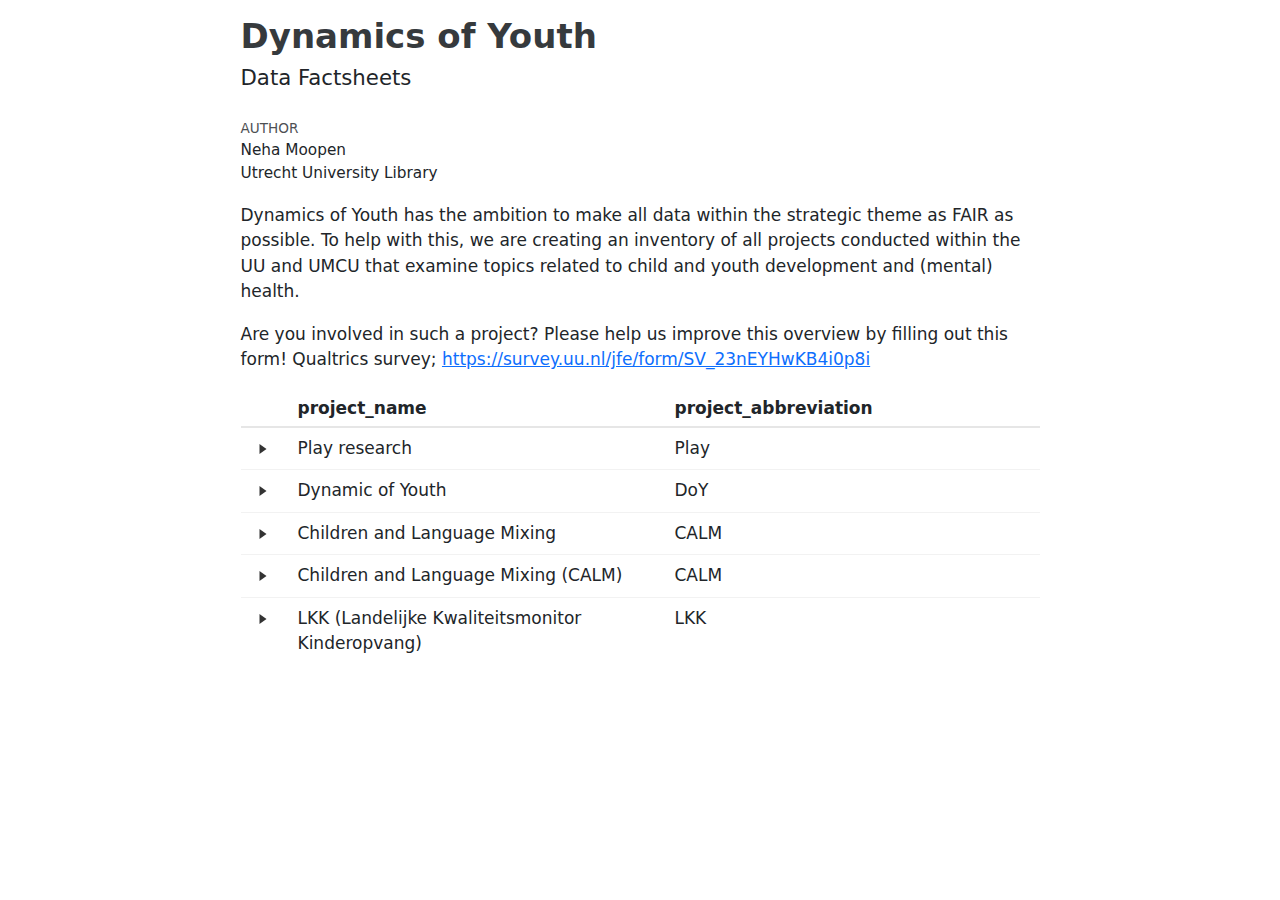
<file: docs/index.html>
<!DOCTYPE html>
<html xmlns="http://www.w3.org/1999/xhtml" lang="en" xml:lang="en"><head>

<meta charset="utf-8">
<meta name="generator" content="quarto-1.3.450">

<meta name="viewport" content="width=device-width, initial-scale=1.0, user-scalable=yes">

<meta name="author" content="Neha Moopen Utrecht University Library">

<title>Dynamics of Youth</title>
<style>
code{white-space: pre-wrap;}
span.smallcaps{font-variant: small-caps;}
div.columns{display: flex; gap: min(4vw, 1.5em);}
div.column{flex: auto; overflow-x: auto;}
div.hanging-indent{margin-left: 1.5em; text-indent: -1.5em;}
ul.task-list{list-style: none;}
ul.task-list li input[type="checkbox"] {
  width: 0.8em;
  margin: 0 0.8em 0.2em -1em; /* quarto-specific, see https://github.com/quarto-dev/quarto-cli/issues/4556 */ 
  vertical-align: middle;
}
</style>


<script src="index_files/libs/clipboard/clipboard.min.js"></script>
<script src="index_files/libs/quarto-html/quarto.js"></script>
<script src="index_files/libs/quarto-html/popper.min.js"></script>
<script src="index_files/libs/quarto-html/tippy.umd.min.js"></script>
<script src="index_files/libs/quarto-html/anchor.min.js"></script>
<link href="index_files/libs/quarto-html/tippy.css" rel="stylesheet">
<link href="index_files/libs/quarto-html/quarto-syntax-highlighting.css" rel="stylesheet" id="quarto-text-highlighting-styles">
<script src="index_files/libs/bootstrap/bootstrap.min.js"></script>
<link href="index_files/libs/bootstrap/bootstrap-icons.css" rel="stylesheet">
<link href="index_files/libs/bootstrap/bootstrap.min.css" rel="stylesheet" id="quarto-bootstrap" data-mode="light">

<script src="index_files/libs/core-js-2.5.3/shim.min.js"></script>
<script src="index_files/libs/react-18.2.0/react.min.js"></script>
<script src="index_files/libs/react-18.2.0/react-dom.min.js"></script>
<script src="index_files/libs/reactwidget-1.0.0/react-tools.js"></script>
<script src="index_files/libs/htmlwidgets-1.6.2/htmlwidgets.js"></script>
<link href="index_files/libs/reactable-0.4.4/reactable.css" rel="stylesheet">
<script src="index_files/libs/reactable-binding-0.4.4/reactable.js"></script>


</head>

<body class="fullcontent">

<div id="quarto-content" class="page-columns page-rows-contents page-layout-article">

<main class="content" id="quarto-document-content">

<header id="title-block-header" class="quarto-title-block default">
<div class="quarto-title">
<h1 class="title">Dynamics of Youth</h1>
<p class="subtitle lead">Data Factsheets</p>
</div>



<div class="quarto-title-meta">

    <div>
    <div class="quarto-title-meta-heading">Author</div>
    <div class="quarto-title-meta-contents">
             <p>Neha Moopen<br>Utrecht University Library </p>
          </div>
  </div>
    
  
    
  </div>
  

</header>

<p>Dynamics of Youth has the ambition to make all data within the strategic theme as FAIR as possible. To help with this, we are creating an inventory of all projects conducted within the UU and UMCU that examine topics related to child and youth development and (mental) health.</p>
<p>Are you involved in such a project? Please help us improve this overview by filling out this form! Qualtrics survey; <a href="https://survey.uu.nl/jfe/form/SV_23nEYHwKB4i0p8i">https://survey.uu.nl/jfe/form/SV_23nEYHwKB4i0p8i</a></p>
<div class="cell">
<div class="cell-output-display">
<link href="https://fonts.googleapis.com/css?family=Nunito:400,600,700&amp;display=fallback" rel="stylesheet">
</div>
</div>
<div class="cell">

<style type="text/css">
.project-detail {
  font-family: Nunito, "Helvetica Neue", Helvetica, Arial, sans-serif;
  padding: 24px;
  box-shadow: inset 0 1px 3px #dbdbdb;
  background: hsl(213, 20%, 99%);
  border-radius: 4px;
}

.detail-label {
  margin: 1.25rem 0 0.25rem;
  font-size: 0.875rem;
  color: rgba(0, 0, 0, 0.6);
}

.detail-header {
  margin-bottom: 1rem;
  font-size: 1.25rem;
  font-weight: 600;
}

.detail-title {
  margin-left: 1rem;
  font-size: 0.875rem;
  font-weight: 400;
  color: rgba(0, 0, 0, 0.6);
}

.detail-description {
  font-size: 0.875rem;
}

.project-table {
  margin-top: 1rem;
  font-size: 0.9375rem;
  border: 1px solid hsl(213, 33%, 93%);
  border-radius: 4px;
  box-shadow: 0 4px 8px 0 rgba(0, 0, 0, 0.1);
}

.header {
  background-color: hsl(213, 45%, 97%);
  border-bottom-color: hsl(213, 33%, 93%);
  border-bottom-width: 1px;
  color: hsl(213, 13%, 33%);
}

.header[aria-sort]:hover,
.header[aria-sort]:focus {
  color: hsl(213, 55%, 50%);
}

.row-style {
  cursor: pointer;
}
</style>
</div>
<div class="cell">
<div class="cell-output-display">

<div class="reactable html-widget html-fill-item-overflow-hidden html-fill-item" id="htmlwidget-43de9b519a2bf810c8c5" style="width:auto;height:auto;"></div>
<script type="application/json" data-for="htmlwidget-43de9b519a2bf810c8c5">{"x":{"tag":{"name":"Reactable","attribs":{"data":{"project_name":["Play research","Dynamic of Youth","Children and Language Mixing","Children and Language Mixing (CALM)","LKK (Landelijke Kwaliteitsmonitor Kinderopvang)"],"project_abbreviation":["Play","DoY","CALM","CALM","LKK"]},"columns":[{"id":".details","name":"","type":null,"sortable":false,"resizable":false,"filterable":false,"searchable":false,"width":45,"align":"center","details":[{"name":"div","attribs":{"className":"project-detail"},"children":[{"name":"div","attribs":{"className":"detail-header"},"children":["Play research"]},{"name":"div","attribs":{"className":"detail-abbreviation"},"children":["Play"]},{"name":"div","attribs":{"className":"detail-label"},"children":["Description"]},"Investigating how playful experiences affects cognitive processes",{"name":"div","attribs":{"className":"detail-label"},"children":["Institution"]},"Utrecht University",{"name":"div","attribs":{"className":"detail-label"},"children":["Author"]},"Heidi Lesscher",{"name":"div","attribs":{"className":"detail-label"},"children":["Research Design"]},"Other:"]},{"name":"div","attribs":{"className":"project-detail"},"children":[{"name":"div","attribs":{"className":"detail-header"},"children":["Dynamic of Youth"]},{"name":"div","attribs":{"className":"detail-abbreviation"},"children":["DoY"]},{"name":"div","attribs":{"className":"detail-label"},"children":["Description"]},"Sustainable collaborations interdisciplinair, inter-university, (inter)national",{"name":"div","attribs":{"className":"detail-label"},"children":["Institution"]},"Utrecht University",{"name":"div","attribs":{"className":"detail-label"},"children":["Author"]},"Catrin",{"name":"div","attribs":{"className":"detail-label"},"children":["Research Design"]},"Other:"]},{"name":"div","attribs":{"className":"project-detail"},"children":[{"name":"div","attribs":{"className":"detail-header"},"children":["Children and Language Mixing"]},{"name":"div","attribs":{"className":"detail-abbreviation"},"children":["CALM"]},{"name":"div","attribs":{"className":"detail-label"},"children":["Description"]},"The aim of this research program is to investigate the effects of parental mixing on children’s language development and to develop an innovative, comprehensive model of children’s own mixing. To achieve this, we will\n\ndemonstrate whether and how mixed language input affects children's language development;\ndetermine the influence of social, linguistic and cognitive factors on children's language mixing behaviour;\nidentify the impact of Developmental Language Disorder (DLD) on the relation between mixed language input and children’s language development; and\nelucidate the effect of DLD on children's language mixing behaviour.",{"name":"div","attribs":{"className":"detail-label"},"children":["Institution"]},"Utrecht University",{"name":"div","attribs":{"className":"detail-label"},"children":["Author"]},"Elma Blom, WBT",{"name":"div","attribs":{"className":"detail-label"},"children":["Research Design"]},"Longitudinal cohort"]},{"name":"div","attribs":{"className":"project-detail"},"children":[{"name":"div","attribs":{"className":"detail-header"},"children":["Children and Language Mixing (CALM)"]},{"name":"div","attribs":{"className":"detail-abbreviation"},"children":["CALM"]},{"name":"div","attribs":{"className":"detail-label"},"children":["Description"]},"We investigate how multilingual children in the Netherlands that receive mixed language input develop their languages and why they mix their languages themselves.",{"name":"div","attribs":{"className":"detail-label"},"children":["Institution"]},"Utrecht University",{"name":"div","attribs":{"className":"detail-label"},"children":["Author"]},"Elma Blom, W.B.T.",{"name":"div","attribs":{"className":"detail-label"},"children":["Research Design"]},"Longitudinal cohort"]},{"name":"div","attribs":{"className":"project-detail"},"children":[{"name":"div","attribs":{"className":"detail-header"},"children":["LKK (Landelijke Kwaliteitsmonitor Kinderopvang)"]},{"name":"div","attribs":{"className":"detail-abbreviation"},"children":["LKK"]},{"name":"div","attribs":{"className":"detail-label"},"children":["Description"]},"Monitor the quality of the Dutch childcare system",{"name":"div","attribs":{"className":"detail-label"},"children":["Institution"]},"Utrecht University",{"name":"div","attribs":{"className":"detail-label"},"children":["Author"]},"Pauline Slot, P.L.",{"name":"div","attribs":{"className":"detail-label"},"children":["Research Design"]},"Cross-sectional cohort"]}]},{"id":"project_name","name":"project_name","type":"character"},{"id":"project_abbreviation","name":"project_abbreviation","type":"character"}],"onClick":"expand","theme":{"cellPadding":"8px 12px"},"dataKey":"a6bf0bffa8c791d361c44749026aa6d1"},"children":[]},"class":"reactR_markup"},"evals":[],"jsHooks":[]}</script>
</div>
</div>

</main>
<!-- /main column -->
<script id="quarto-html-after-body" type="application/javascript">
window.document.addEventListener("DOMContentLoaded", function (event) {
  const toggleBodyColorMode = (bsSheetEl) => {
    const mode = bsSheetEl.getAttribute("data-mode");
    const bodyEl = window.document.querySelector("body");
    if (mode === "dark") {
      bodyEl.classList.add("quarto-dark");
      bodyEl.classList.remove("quarto-light");
    } else {
      bodyEl.classList.add("quarto-light");
      bodyEl.classList.remove("quarto-dark");
    }
  }
  const toggleBodyColorPrimary = () => {
    const bsSheetEl = window.document.querySelector("link#quarto-bootstrap");
    if (bsSheetEl) {
      toggleBodyColorMode(bsSheetEl);
    }
  }
  toggleBodyColorPrimary();  
  const icon = "";
  const anchorJS = new window.AnchorJS();
  anchorJS.options = {
    placement: 'right',
    icon: icon
  };
  anchorJS.add('.anchored');
  const isCodeAnnotation = (el) => {
    for (const clz of el.classList) {
      if (clz.startsWith('code-annotation-')) {                     
        return true;
      }
    }
    return false;
  }
  const clipboard = new window.ClipboardJS('.code-copy-button', {
    text: function(trigger) {
      const codeEl = trigger.previousElementSibling.cloneNode(true);
      for (const childEl of codeEl.children) {
        if (isCodeAnnotation(childEl)) {
          childEl.remove();
        }
      }
      return codeEl.innerText;
    }
  });
  clipboard.on('success', function(e) {
    // button target
    const button = e.trigger;
    // don't keep focus
    button.blur();
    // flash "checked"
    button.classList.add('code-copy-button-checked');
    var currentTitle = button.getAttribute("title");
    button.setAttribute("title", "Copied!");
    let tooltip;
    if (window.bootstrap) {
      button.setAttribute("data-bs-toggle", "tooltip");
      button.setAttribute("data-bs-placement", "left");
      button.setAttribute("data-bs-title", "Copied!");
      tooltip = new bootstrap.Tooltip(button, 
        { trigger: "manual", 
          customClass: "code-copy-button-tooltip",
          offset: [0, -8]});
      tooltip.show();    
    }
    setTimeout(function() {
      if (tooltip) {
        tooltip.hide();
        button.removeAttribute("data-bs-title");
        button.removeAttribute("data-bs-toggle");
        button.removeAttribute("data-bs-placement");
      }
      button.setAttribute("title", currentTitle);
      button.classList.remove('code-copy-button-checked');
    }, 1000);
    // clear code selection
    e.clearSelection();
  });
  function tippyHover(el, contentFn) {
    const config = {
      allowHTML: true,
      content: contentFn,
      maxWidth: 500,
      delay: 100,
      arrow: false,
      appendTo: function(el) {
          return el.parentElement;
      },
      interactive: true,
      interactiveBorder: 10,
      theme: 'quarto',
      placement: 'bottom-start'
    };
    window.tippy(el, config); 
  }
  const noterefs = window.document.querySelectorAll('a[role="doc-noteref"]');
  for (var i=0; i<noterefs.length; i++) {
    const ref = noterefs[i];
    tippyHover(ref, function() {
      // use id or data attribute instead here
      let href = ref.getAttribute('data-footnote-href') || ref.getAttribute('href');
      try { href = new URL(href).hash; } catch {}
      const id = href.replace(/^#\/?/, "");
      const note = window.document.getElementById(id);
      return note.innerHTML;
    });
  }
      let selectedAnnoteEl;
      const selectorForAnnotation = ( cell, annotation) => {
        let cellAttr = 'data-code-cell="' + cell + '"';
        let lineAttr = 'data-code-annotation="' +  annotation + '"';
        const selector = 'span[' + cellAttr + '][' + lineAttr + ']';
        return selector;
      }
      const selectCodeLines = (annoteEl) => {
        const doc = window.document;
        const targetCell = annoteEl.getAttribute("data-target-cell");
        const targetAnnotation = annoteEl.getAttribute("data-target-annotation");
        const annoteSpan = window.document.querySelector(selectorForAnnotation(targetCell, targetAnnotation));
        const lines = annoteSpan.getAttribute("data-code-lines").split(",");
        const lineIds = lines.map((line) => {
          return targetCell + "-" + line;
        })
        let top = null;
        let height = null;
        let parent = null;
        if (lineIds.length > 0) {
            //compute the position of the single el (top and bottom and make a div)
            const el = window.document.getElementById(lineIds[0]);
            top = el.offsetTop;
            height = el.offsetHeight;
            parent = el.parentElement.parentElement;
          if (lineIds.length > 1) {
            const lastEl = window.document.getElementById(lineIds[lineIds.length - 1]);
            const bottom = lastEl.offsetTop + lastEl.offsetHeight;
            height = bottom - top;
          }
          if (top !== null && height !== null && parent !== null) {
            // cook up a div (if necessary) and position it 
            let div = window.document.getElementById("code-annotation-line-highlight");
            if (div === null) {
              div = window.document.createElement("div");
              div.setAttribute("id", "code-annotation-line-highlight");
              div.style.position = 'absolute';
              parent.appendChild(div);
            }
            div.style.top = top - 2 + "px";
            div.style.height = height + 4 + "px";
            let gutterDiv = window.document.getElementById("code-annotation-line-highlight-gutter");
            if (gutterDiv === null) {
              gutterDiv = window.document.createElement("div");
              gutterDiv.setAttribute("id", "code-annotation-line-highlight-gutter");
              gutterDiv.style.position = 'absolute';
              const codeCell = window.document.getElementById(targetCell);
              const gutter = codeCell.querySelector('.code-annotation-gutter');
              gutter.appendChild(gutterDiv);
            }
            gutterDiv.style.top = top - 2 + "px";
            gutterDiv.style.height = height + 4 + "px";
          }
          selectedAnnoteEl = annoteEl;
        }
      };
      const unselectCodeLines = () => {
        const elementsIds = ["code-annotation-line-highlight", "code-annotation-line-highlight-gutter"];
        elementsIds.forEach((elId) => {
          const div = window.document.getElementById(elId);
          if (div) {
            div.remove();
          }
        });
        selectedAnnoteEl = undefined;
      };
      // Attach click handler to the DT
      const annoteDls = window.document.querySelectorAll('dt[data-target-cell]');
      for (const annoteDlNode of annoteDls) {
        annoteDlNode.addEventListener('click', (event) => {
          const clickedEl = event.target;
          if (clickedEl !== selectedAnnoteEl) {
            unselectCodeLines();
            const activeEl = window.document.querySelector('dt[data-target-cell].code-annotation-active');
            if (activeEl) {
              activeEl.classList.remove('code-annotation-active');
            }
            selectCodeLines(clickedEl);
            clickedEl.classList.add('code-annotation-active');
          } else {
            // Unselect the line
            unselectCodeLines();
            clickedEl.classList.remove('code-annotation-active');
          }
        });
      }
  const findCites = (el) => {
    const parentEl = el.parentElement;
    if (parentEl) {
      const cites = parentEl.dataset.cites;
      if (cites) {
        return {
          el,
          cites: cites.split(' ')
        };
      } else {
        return findCites(el.parentElement)
      }
    } else {
      return undefined;
    }
  };
  var bibliorefs = window.document.querySelectorAll('a[role="doc-biblioref"]');
  for (var i=0; i<bibliorefs.length; i++) {
    const ref = bibliorefs[i];
    const citeInfo = findCites(ref);
    if (citeInfo) {
      tippyHover(citeInfo.el, function() {
        var popup = window.document.createElement('div');
        citeInfo.cites.forEach(function(cite) {
          var citeDiv = window.document.createElement('div');
          citeDiv.classList.add('hanging-indent');
          citeDiv.classList.add('csl-entry');
          var biblioDiv = window.document.getElementById('ref-' + cite);
          if (biblioDiv) {
            citeDiv.innerHTML = biblioDiv.innerHTML;
          }
          popup.appendChild(citeDiv);
        });
        return popup.innerHTML;
      });
    }
  }
});
</script>
</div> <!-- /content -->



</body></html>
</file>
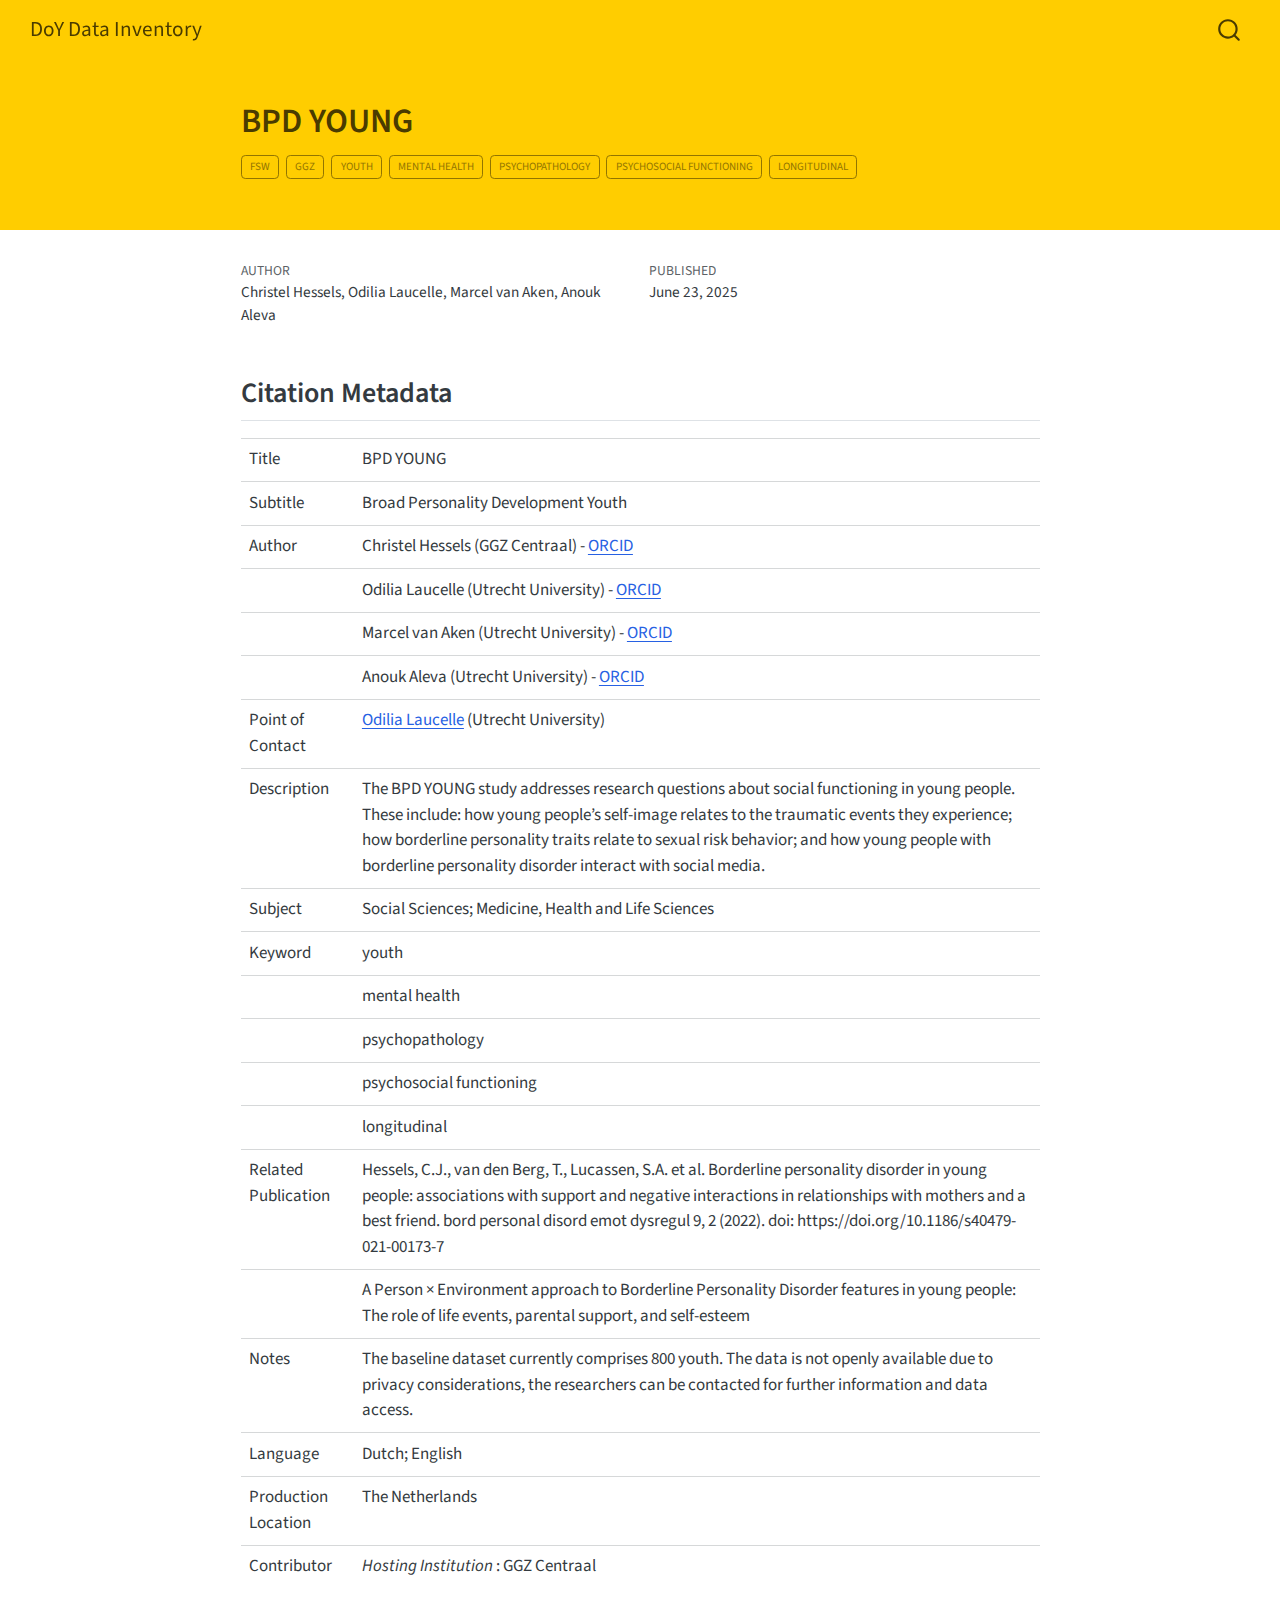
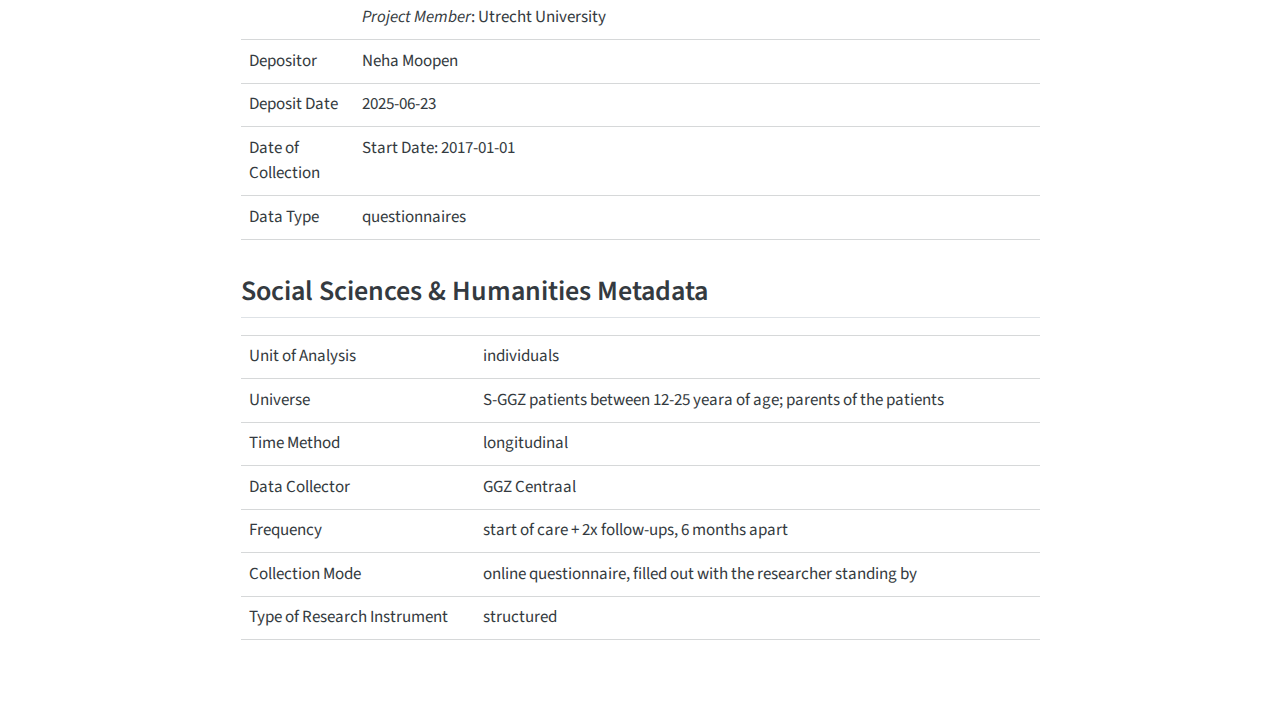
<file: docs/posts/bpd-young/index.html>
<!DOCTYPE html>
<html xmlns="http://www.w3.org/1999/xhtml" lang="en" xml:lang="en"><head>

<meta charset="utf-8">
<meta name="generator" content="quarto-1.6.40">

<meta name="viewport" content="width=device-width, initial-scale=1.0, user-scalable=yes">

<meta name="author" content="Christel Hessels, Odilia Laucelle, Marcel van Aken, Anouk Aleva">
<meta name="dcterms.date" content="2025-06-23">

<title>BPD YOUNG – DoY Data Inventory</title>
<style>
code{white-space: pre-wrap;}
span.smallcaps{font-variant: small-caps;}
div.columns{display: flex; gap: min(4vw, 1.5em);}
div.column{flex: auto; overflow-x: auto;}
div.hanging-indent{margin-left: 1.5em; text-indent: -1.5em;}
ul.task-list{list-style: none;}
ul.task-list li input[type="checkbox"] {
  width: 0.8em;
  margin: 0 0.8em 0.2em -1em; /* quarto-specific, see https://github.com/quarto-dev/quarto-cli/issues/4556 */ 
  vertical-align: middle;
}
</style>


<script src="../../site_libs/quarto-nav/quarto-nav.js"></script>
<script src="../../site_libs/quarto-nav/headroom.min.js"></script>
<script src="../../site_libs/clipboard/clipboard.min.js"></script>
<script src="../../site_libs/quarto-search/autocomplete.umd.js"></script>
<script src="../../site_libs/quarto-search/fuse.min.js"></script>
<script src="../../site_libs/quarto-search/quarto-search.js"></script>
<meta name="quarto:offset" content="../../">
<script src="../../site_libs/quarto-html/quarto.js"></script>
<script src="../../site_libs/quarto-html/popper.min.js"></script>
<script src="../../site_libs/quarto-html/tippy.umd.min.js"></script>
<script src="../../site_libs/quarto-html/anchor.min.js"></script>
<link href="../../site_libs/quarto-html/tippy.css" rel="stylesheet">
<link href="../../site_libs/quarto-html/quarto-syntax-highlighting-549806ee2085284f45b00abea8c6df48.css" rel="stylesheet" id="quarto-text-highlighting-styles">
<script src="../../site_libs/bootstrap/bootstrap.min.js"></script>
<link href="../../site_libs/bootstrap/bootstrap-icons.css" rel="stylesheet">
<link href="../../site_libs/bootstrap/bootstrap-38903eb8cfb64320fc66a7c3cfca645f.min.css" rel="stylesheet" append-hash="true" id="quarto-bootstrap" data-mode="light">
<script id="quarto-search-options" type="application/json">{
  "location": "navbar",
  "copy-button": false,
  "collapse-after": 3,
  "panel-placement": "end",
  "type": "overlay",
  "limit": 50,
  "keyboard-shortcut": [
    "f",
    "/",
    "s"
  ],
  "show-item-context": false,
  "language": {
    "search-no-results-text": "No results",
    "search-matching-documents-text": "matching documents",
    "search-copy-link-title": "Copy link to search",
    "search-hide-matches-text": "Hide additional matches",
    "search-more-match-text": "more match in this document",
    "search-more-matches-text": "more matches in this document",
    "search-clear-button-title": "Clear",
    "search-text-placeholder": "",
    "search-detached-cancel-button-title": "Cancel",
    "search-submit-button-title": "Submit",
    "search-label": "Search"
  }
}</script>


<link rel="stylesheet" href="../../styles.css">
</head>

<body class="nav-fixed fullcontent">

<div id="quarto-search-results"></div>
  <header id="quarto-header" class="headroom fixed-top quarto-banner">
    <nav class="navbar navbar-expand-lg " data-bs-theme="dark">
      <div class="navbar-container container-fluid">
      <div class="navbar-brand-container mx-auto">
    <a class="navbar-brand" href="../../index.html">
    <span class="navbar-title">DoY Data Inventory</span>
    </a>
  </div>
        <div class="quarto-navbar-tools tools-end">
</div>
          <div id="quarto-search" class="" title="Search"></div>
      </div> <!-- /container-fluid -->
    </nav>
</header>
<!-- content -->
<header id="title-block-header" class="quarto-title-block default page-columns page-full">
  <div class="quarto-title-banner page-columns page-full">
    <div class="quarto-title column-body">
      <h1 class="title">BPD YOUNG</h1>
                                <div class="quarto-categories">
                <div class="quarto-category">FSW</div>
                <div class="quarto-category">GGZ</div>
                <div class="quarto-category">youth</div>
                <div class="quarto-category">mental health</div>
                <div class="quarto-category">psychopathology</div>
                <div class="quarto-category">psychosocial functioning</div>
                <div class="quarto-category">longitudinal</div>
              </div>
                  </div>
  </div>
    
  
  <div class="quarto-title-meta">

      <div>
      <div class="quarto-title-meta-heading">Author</div>
      <div class="quarto-title-meta-contents">
               <p>Christel Hessels, Odilia Laucelle, Marcel van Aken, Anouk Aleva </p>
            </div>
    </div>
      
      <div>
      <div class="quarto-title-meta-heading">Published</div>
      <div class="quarto-title-meta-contents">
        <p class="date">June 23, 2025</p>
      </div>
    </div>
    
      
    </div>
    
  
  </header><div id="quarto-content" class="quarto-container page-columns page-rows-contents page-layout-article page-navbar">
<!-- sidebar -->
<!-- margin-sidebar -->
    
<!-- main -->
<main class="content quarto-banner-title-block" id="quarto-document-content">





<section id="citation-metadata" class="level2">
<h2 class="anchored" data-anchor-id="citation-metadata">Citation Metadata</h2>
<table class="caption-top table">
<tbody>
<tr class="odd">
<td style="text-align: left;">Title</td>
<td style="text-align: left;">BPD YOUNG</td>
</tr>
<tr class="even">
<td style="text-align: left;">Subtitle</td>
<td style="text-align: left;">Broad Personality Development Youth</td>
</tr>
<tr class="odd">
<td style="text-align: left;">Author</td>
<td style="text-align: left;">Christel Hessels (GGZ Centraal) - <a href="">ORCID</a></td>
</tr>
<tr class="even">
<td style="text-align: left;"></td>
<td style="text-align: left;">Odilia Laucelle (Utrecht University) - <a href="">ORCID</a></td>
</tr>
<tr class="odd">
<td style="text-align: left;"></td>
<td style="text-align: left;">Marcel van Aken (Utrecht University) - <a href="">ORCID</a></td>
</tr>
<tr class="even">
<td style="text-align: left;"></td>
<td style="text-align: left;">Anouk Aleva (Utrecht University) - <a href="">ORCID</a></td>
</tr>
<tr class="odd">
<td style="text-align: left;">Point of Contact</td>
<td style="text-align: left;"><a href="email@uu.nl">Odilia Laucelle</a> (Utrecht University)</td>
</tr>
<tr class="even">
<td style="text-align: left;">Description</td>
<td style="text-align: left;">The BPD YOUNG study addresses research questions about social functioning in young people. These include: how young people’s self-image relates to the traumatic events they experience; how borderline personality traits relate to sexual risk behavior; and how young people with borderline personality disorder interact with social media.</td>
</tr>
<tr class="odd">
<td style="text-align: left;">Subject</td>
<td style="text-align: left;">Social Sciences; Medicine, Health and Life Sciences</td>
</tr>
<tr class="even">
<td style="text-align: left;">Keyword</td>
<td style="text-align: left;">youth</td>
</tr>
<tr class="odd">
<td style="text-align: left;"></td>
<td style="text-align: left;">mental health</td>
</tr>
<tr class="even">
<td style="text-align: left;"></td>
<td style="text-align: left;">psychopathology</td>
</tr>
<tr class="odd">
<td style="text-align: left;"></td>
<td style="text-align: left;">psychosocial functioning</td>
</tr>
<tr class="even">
<td style="text-align: left;"></td>
<td style="text-align: left;">longitudinal</td>
</tr>
<tr class="odd">
<td style="text-align: left;">Related Publication</td>
<td style="text-align: left;">Hessels, C.J., van den Berg, T., Lucassen, S.A. et al.&nbsp;Borderline personality disorder in young people: associations with support and negative interactions in relationships with mothers and a best friend. bord personal disord emot dysregul 9, 2 (2022). doi: https://doi.org/10.1186/s40479-021-00173-7</td>
</tr>
<tr class="even">
<td style="text-align: left;"></td>
<td style="text-align: left;">A Person × Environment approach to Borderline Personality Disorder features in young people: The role of life events, parental support, and self-esteem</td>
</tr>
<tr class="odd">
<td style="text-align: left;">Notes</td>
<td style="text-align: left;">The baseline dataset currently comprises 800 youth. The data is not openly available due to privacy considerations, the researchers can be contacted for further information and data access.</td>
</tr>
<tr class="even">
<td style="text-align: left;">Language</td>
<td style="text-align: left;">Dutch; English</td>
</tr>
<tr class="odd">
<td style="text-align: left;">Production Location</td>
<td style="text-align: left;">The Netherlands</td>
</tr>
<tr class="even">
<td style="text-align: left;">Contributor</td>
<td style="text-align: left;"><em>Hosting Institution</em> : GGZ Centraal<br><br><em>Project Member</em>: Utrecht University</td>
</tr>
<tr class="odd">
<td style="text-align: left;">Depositor</td>
<td style="text-align: left;">Neha Moopen</td>
</tr>
<tr class="even">
<td style="text-align: left;">Deposit Date</td>
<td style="text-align: left;">2025-06-23</td>
</tr>
<tr class="odd">
<td style="text-align: left;">Date of Collection</td>
<td style="text-align: left;">Start Date: 2017-01-01</td>
</tr>
<tr class="even">
<td style="text-align: left;">Data Type</td>
<td style="text-align: left;">questionnaires</td>
</tr>
</tbody>
</table>
</section>
<section id="social-sciences-humanities-metadata" class="level2">
<h2 class="anchored" data-anchor-id="social-sciences-humanities-metadata">Social Sciences &amp; Humanities Metadata</h2>
<table class="caption-top table">
<colgroup>
<col style="width: 29%">
<col style="width: 70%">
</colgroup>
<tbody>
<tr class="odd">
<td style="text-align: left;">Unit of Analysis</td>
<td style="text-align: left;">individuals</td>
</tr>
<tr class="even">
<td style="text-align: left;">Universe</td>
<td style="text-align: left;">S-GGZ patients between 12-25 yeara of age; parents of the patients</td>
</tr>
<tr class="odd">
<td style="text-align: left;">Time Method</td>
<td style="text-align: left;">longitudinal</td>
</tr>
<tr class="even">
<td style="text-align: left;">Data Collector</td>
<td style="text-align: left;">GGZ Centraal</td>
</tr>
<tr class="odd">
<td style="text-align: left;">Frequency</td>
<td style="text-align: left;">start of care + 2x follow-ups, 6 months apart</td>
</tr>
<tr class="even">
<td style="text-align: left;">Collection Mode</td>
<td style="text-align: left;">online questionnaire, filled out with the researcher standing by</td>
</tr>
<tr class="odd">
<td style="text-align: left;">Type of Research Instrument</td>
<td style="text-align: left;">structured</td>
</tr>
</tbody>
</table>


</section>

</main> <!-- /main -->
<script id="quarto-html-after-body" type="application/javascript">
window.document.addEventListener("DOMContentLoaded", function (event) {
  const toggleBodyColorMode = (bsSheetEl) => {
    const mode = bsSheetEl.getAttribute("data-mode");
    const bodyEl = window.document.querySelector("body");
    if (mode === "dark") {
      bodyEl.classList.add("quarto-dark");
      bodyEl.classList.remove("quarto-light");
    } else {
      bodyEl.classList.add("quarto-light");
      bodyEl.classList.remove("quarto-dark");
    }
  }
  const toggleBodyColorPrimary = () => {
    const bsSheetEl = window.document.querySelector("link#quarto-bootstrap");
    if (bsSheetEl) {
      toggleBodyColorMode(bsSheetEl);
    }
  }
  toggleBodyColorPrimary();  
  const icon = "";
  const anchorJS = new window.AnchorJS();
  anchorJS.options = {
    placement: 'right',
    icon: icon
  };
  anchorJS.add('.anchored');
  const isCodeAnnotation = (el) => {
    for (const clz of el.classList) {
      if (clz.startsWith('code-annotation-')) {                     
        return true;
      }
    }
    return false;
  }
  const onCopySuccess = function(e) {
    // button target
    const button = e.trigger;
    // don't keep focus
    button.blur();
    // flash "checked"
    button.classList.add('code-copy-button-checked');
    var currentTitle = button.getAttribute("title");
    button.setAttribute("title", "Copied!");
    let tooltip;
    if (window.bootstrap) {
      button.setAttribute("data-bs-toggle", "tooltip");
      button.setAttribute("data-bs-placement", "left");
      button.setAttribute("data-bs-title", "Copied!");
      tooltip = new bootstrap.Tooltip(button, 
        { trigger: "manual", 
          customClass: "code-copy-button-tooltip",
          offset: [0, -8]});
      tooltip.show();    
    }
    setTimeout(function() {
      if (tooltip) {
        tooltip.hide();
        button.removeAttribute("data-bs-title");
        button.removeAttribute("data-bs-toggle");
        button.removeAttribute("data-bs-placement");
      }
      button.setAttribute("title", currentTitle);
      button.classList.remove('code-copy-button-checked');
    }, 1000);
    // clear code selection
    e.clearSelection();
  }
  const getTextToCopy = function(trigger) {
      const codeEl = trigger.previousElementSibling.cloneNode(true);
      for (const childEl of codeEl.children) {
        if (isCodeAnnotation(childEl)) {
          childEl.remove();
        }
      }
      return codeEl.innerText;
  }
  const clipboard = new window.ClipboardJS('.code-copy-button:not([data-in-quarto-modal])', {
    text: getTextToCopy
  });
  clipboard.on('success', onCopySuccess);
  if (window.document.getElementById('quarto-embedded-source-code-modal')) {
    const clipboardModal = new window.ClipboardJS('.code-copy-button[data-in-quarto-modal]', {
      text: getTextToCopy,
      container: window.document.getElementById('quarto-embedded-source-code-modal')
    });
    clipboardModal.on('success', onCopySuccess);
  }
    var localhostRegex = new RegExp(/^(?:http|https):\/\/localhost\:?[0-9]*\//);
    var mailtoRegex = new RegExp(/^mailto:/);
      var filterRegex = new RegExp('/' + window.location.host + '/');
    var isInternal = (href) => {
        return filterRegex.test(href) || localhostRegex.test(href) || mailtoRegex.test(href);
    }
    // Inspect non-navigation links and adorn them if external
 	var links = window.document.querySelectorAll('a[href]:not(.nav-link):not(.navbar-brand):not(.toc-action):not(.sidebar-link):not(.sidebar-item-toggle):not(.pagination-link):not(.no-external):not([aria-hidden]):not(.dropdown-item):not(.quarto-navigation-tool):not(.about-link)');
    for (var i=0; i<links.length; i++) {
      const link = links[i];
      if (!isInternal(link.href)) {
        // undo the damage that might have been done by quarto-nav.js in the case of
        // links that we want to consider external
        if (link.dataset.originalHref !== undefined) {
          link.href = link.dataset.originalHref;
        }
      }
    }
  function tippyHover(el, contentFn, onTriggerFn, onUntriggerFn) {
    const config = {
      allowHTML: true,
      maxWidth: 500,
      delay: 100,
      arrow: false,
      appendTo: function(el) {
          return el.parentElement;
      },
      interactive: true,
      interactiveBorder: 10,
      theme: 'quarto',
      placement: 'bottom-start',
    };
    if (contentFn) {
      config.content = contentFn;
    }
    if (onTriggerFn) {
      config.onTrigger = onTriggerFn;
    }
    if (onUntriggerFn) {
      config.onUntrigger = onUntriggerFn;
    }
    window.tippy(el, config); 
  }
  const noterefs = window.document.querySelectorAll('a[role="doc-noteref"]');
  for (var i=0; i<noterefs.length; i++) {
    const ref = noterefs[i];
    tippyHover(ref, function() {
      // use id or data attribute instead here
      let href = ref.getAttribute('data-footnote-href') || ref.getAttribute('href');
      try { href = new URL(href).hash; } catch {}
      const id = href.replace(/^#\/?/, "");
      const note = window.document.getElementById(id);
      if (note) {
        return note.innerHTML;
      } else {
        return "";
      }
    });
  }
  const xrefs = window.document.querySelectorAll('a.quarto-xref');
  const processXRef = (id, note) => {
    // Strip column container classes
    const stripColumnClz = (el) => {
      el.classList.remove("page-full", "page-columns");
      if (el.children) {
        for (const child of el.children) {
          stripColumnClz(child);
        }
      }
    }
    stripColumnClz(note)
    if (id === null || id.startsWith('sec-')) {
      // Special case sections, only their first couple elements
      const container = document.createElement("div");
      if (note.children && note.children.length > 2) {
        container.appendChild(note.children[0].cloneNode(true));
        for (let i = 1; i < note.children.length; i++) {
          const child = note.children[i];
          if (child.tagName === "P" && child.innerText === "") {
            continue;
          } else {
            container.appendChild(child.cloneNode(true));
            break;
          }
        }
        if (window.Quarto?.typesetMath) {
          window.Quarto.typesetMath(container);
        }
        return container.innerHTML
      } else {
        if (window.Quarto?.typesetMath) {
          window.Quarto.typesetMath(note);
        }
        return note.innerHTML;
      }
    } else {
      // Remove any anchor links if they are present
      const anchorLink = note.querySelector('a.anchorjs-link');
      if (anchorLink) {
        anchorLink.remove();
      }
      if (window.Quarto?.typesetMath) {
        window.Quarto.typesetMath(note);
      }
      if (note.classList.contains("callout")) {
        return note.outerHTML;
      } else {
        return note.innerHTML;
      }
    }
  }
  for (var i=0; i<xrefs.length; i++) {
    const xref = xrefs[i];
    tippyHover(xref, undefined, function(instance) {
      instance.disable();
      let url = xref.getAttribute('href');
      let hash = undefined; 
      if (url.startsWith('#')) {
        hash = url;
      } else {
        try { hash = new URL(url).hash; } catch {}
      }
      if (hash) {
        const id = hash.replace(/^#\/?/, "");
        const note = window.document.getElementById(id);
        if (note !== null) {
          try {
            const html = processXRef(id, note.cloneNode(true));
            instance.setContent(html);
          } finally {
            instance.enable();
            instance.show();
          }
        } else {
          // See if we can fetch this
          fetch(url.split('#')[0])
          .then(res => res.text())
          .then(html => {
            const parser = new DOMParser();
            const htmlDoc = parser.parseFromString(html, "text/html");
            const note = htmlDoc.getElementById(id);
            if (note !== null) {
              const html = processXRef(id, note);
              instance.setContent(html);
            } 
          }).finally(() => {
            instance.enable();
            instance.show();
          });
        }
      } else {
        // See if we can fetch a full url (with no hash to target)
        // This is a special case and we should probably do some content thinning / targeting
        fetch(url)
        .then(res => res.text())
        .then(html => {
          const parser = new DOMParser();
          const htmlDoc = parser.parseFromString(html, "text/html");
          const note = htmlDoc.querySelector('main.content');
          if (note !== null) {
            // This should only happen for chapter cross references
            // (since there is no id in the URL)
            // remove the first header
            if (note.children.length > 0 && note.children[0].tagName === "HEADER") {
              note.children[0].remove();
            }
            const html = processXRef(null, note);
            instance.setContent(html);
          } 
        }).finally(() => {
          instance.enable();
          instance.show();
        });
      }
    }, function(instance) {
    });
  }
      let selectedAnnoteEl;
      const selectorForAnnotation = ( cell, annotation) => {
        let cellAttr = 'data-code-cell="' + cell + '"';
        let lineAttr = 'data-code-annotation="' +  annotation + '"';
        const selector = 'span[' + cellAttr + '][' + lineAttr + ']';
        return selector;
      }
      const selectCodeLines = (annoteEl) => {
        const doc = window.document;
        const targetCell = annoteEl.getAttribute("data-target-cell");
        const targetAnnotation = annoteEl.getAttribute("data-target-annotation");
        const annoteSpan = window.document.querySelector(selectorForAnnotation(targetCell, targetAnnotation));
        const lines = annoteSpan.getAttribute("data-code-lines").split(",");
        const lineIds = lines.map((line) => {
          return targetCell + "-" + line;
        })
        let top = null;
        let height = null;
        let parent = null;
        if (lineIds.length > 0) {
            //compute the position of the single el (top and bottom and make a div)
            const el = window.document.getElementById(lineIds[0]);
            top = el.offsetTop;
            height = el.offsetHeight;
            parent = el.parentElement.parentElement;
          if (lineIds.length > 1) {
            const lastEl = window.document.getElementById(lineIds[lineIds.length - 1]);
            const bottom = lastEl.offsetTop + lastEl.offsetHeight;
            height = bottom - top;
          }
          if (top !== null && height !== null && parent !== null) {
            // cook up a div (if necessary) and position it 
            let div = window.document.getElementById("code-annotation-line-highlight");
            if (div === null) {
              div = window.document.createElement("div");
              div.setAttribute("id", "code-annotation-line-highlight");
              div.style.position = 'absolute';
              parent.appendChild(div);
            }
            div.style.top = top - 2 + "px";
            div.style.height = height + 4 + "px";
            div.style.left = 0;
            let gutterDiv = window.document.getElementById("code-annotation-line-highlight-gutter");
            if (gutterDiv === null) {
              gutterDiv = window.document.createElement("div");
              gutterDiv.setAttribute("id", "code-annotation-line-highlight-gutter");
              gutterDiv.style.position = 'absolute';
              const codeCell = window.document.getElementById(targetCell);
              const gutter = codeCell.querySelector('.code-annotation-gutter');
              gutter.appendChild(gutterDiv);
            }
            gutterDiv.style.top = top - 2 + "px";
            gutterDiv.style.height = height + 4 + "px";
          }
          selectedAnnoteEl = annoteEl;
        }
      };
      const unselectCodeLines = () => {
        const elementsIds = ["code-annotation-line-highlight", "code-annotation-line-highlight-gutter"];
        elementsIds.forEach((elId) => {
          const div = window.document.getElementById(elId);
          if (div) {
            div.remove();
          }
        });
        selectedAnnoteEl = undefined;
      };
        // Handle positioning of the toggle
    window.addEventListener(
      "resize",
      throttle(() => {
        elRect = undefined;
        if (selectedAnnoteEl) {
          selectCodeLines(selectedAnnoteEl);
        }
      }, 10)
    );
    function throttle(fn, ms) {
    let throttle = false;
    let timer;
      return (...args) => {
        if(!throttle) { // first call gets through
            fn.apply(this, args);
            throttle = true;
        } else { // all the others get throttled
            if(timer) clearTimeout(timer); // cancel #2
            timer = setTimeout(() => {
              fn.apply(this, args);
              timer = throttle = false;
            }, ms);
        }
      };
    }
      // Attach click handler to the DT
      const annoteDls = window.document.querySelectorAll('dt[data-target-cell]');
      for (const annoteDlNode of annoteDls) {
        annoteDlNode.addEventListener('click', (event) => {
          const clickedEl = event.target;
          if (clickedEl !== selectedAnnoteEl) {
            unselectCodeLines();
            const activeEl = window.document.querySelector('dt[data-target-cell].code-annotation-active');
            if (activeEl) {
              activeEl.classList.remove('code-annotation-active');
            }
            selectCodeLines(clickedEl);
            clickedEl.classList.add('code-annotation-active');
          } else {
            // Unselect the line
            unselectCodeLines();
            clickedEl.classList.remove('code-annotation-active');
          }
        });
      }
  const findCites = (el) => {
    const parentEl = el.parentElement;
    if (parentEl) {
      const cites = parentEl.dataset.cites;
      if (cites) {
        return {
          el,
          cites: cites.split(' ')
        };
      } else {
        return findCites(el.parentElement)
      }
    } else {
      return undefined;
    }
  };
  var bibliorefs = window.document.querySelectorAll('a[role="doc-biblioref"]');
  for (var i=0; i<bibliorefs.length; i++) {
    const ref = bibliorefs[i];
    const citeInfo = findCites(ref);
    if (citeInfo) {
      tippyHover(citeInfo.el, function() {
        var popup = window.document.createElement('div');
        citeInfo.cites.forEach(function(cite) {
          var citeDiv = window.document.createElement('div');
          citeDiv.classList.add('hanging-indent');
          citeDiv.classList.add('csl-entry');
          var biblioDiv = window.document.getElementById('ref-' + cite);
          if (biblioDiv) {
            citeDiv.innerHTML = biblioDiv.innerHTML;
          }
          popup.appendChild(citeDiv);
        });
        return popup.innerHTML;
      });
    }
  }
});
</script>
</div> <!-- /content -->




</body></html>
</file>
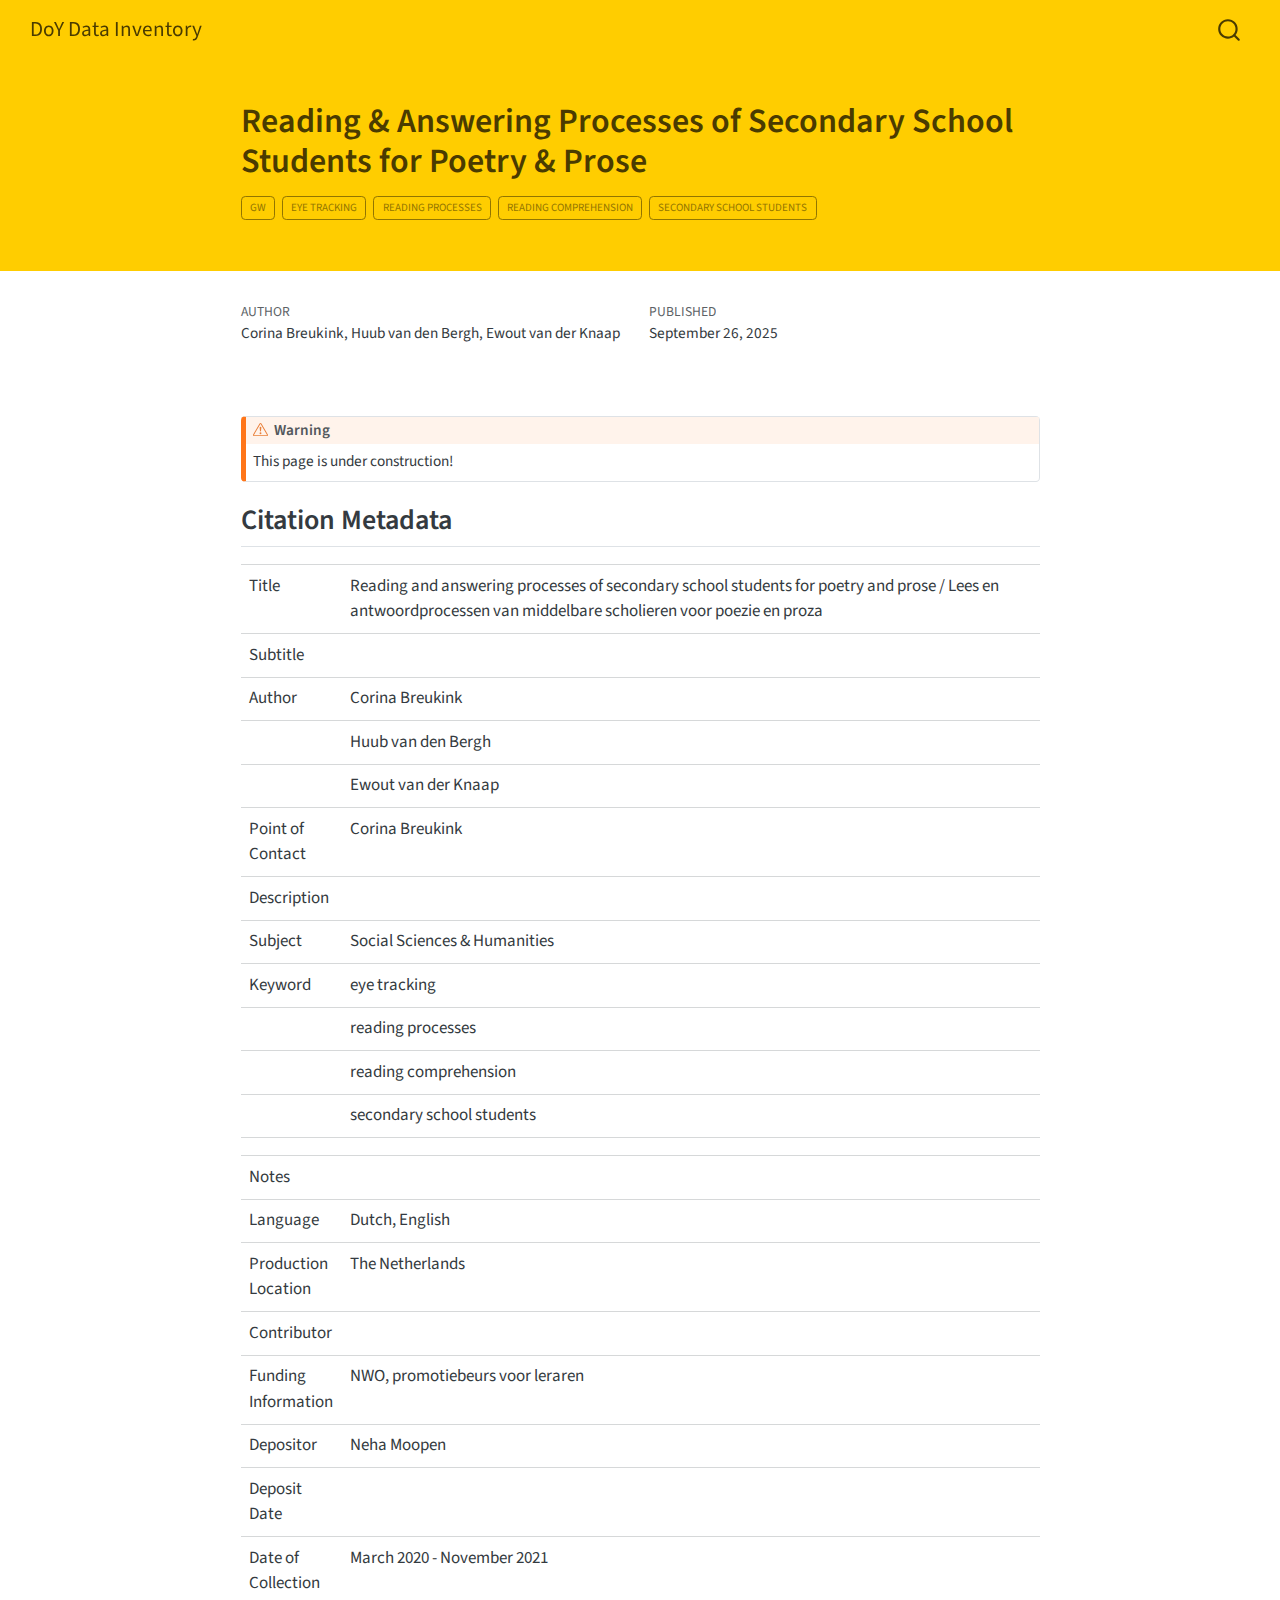
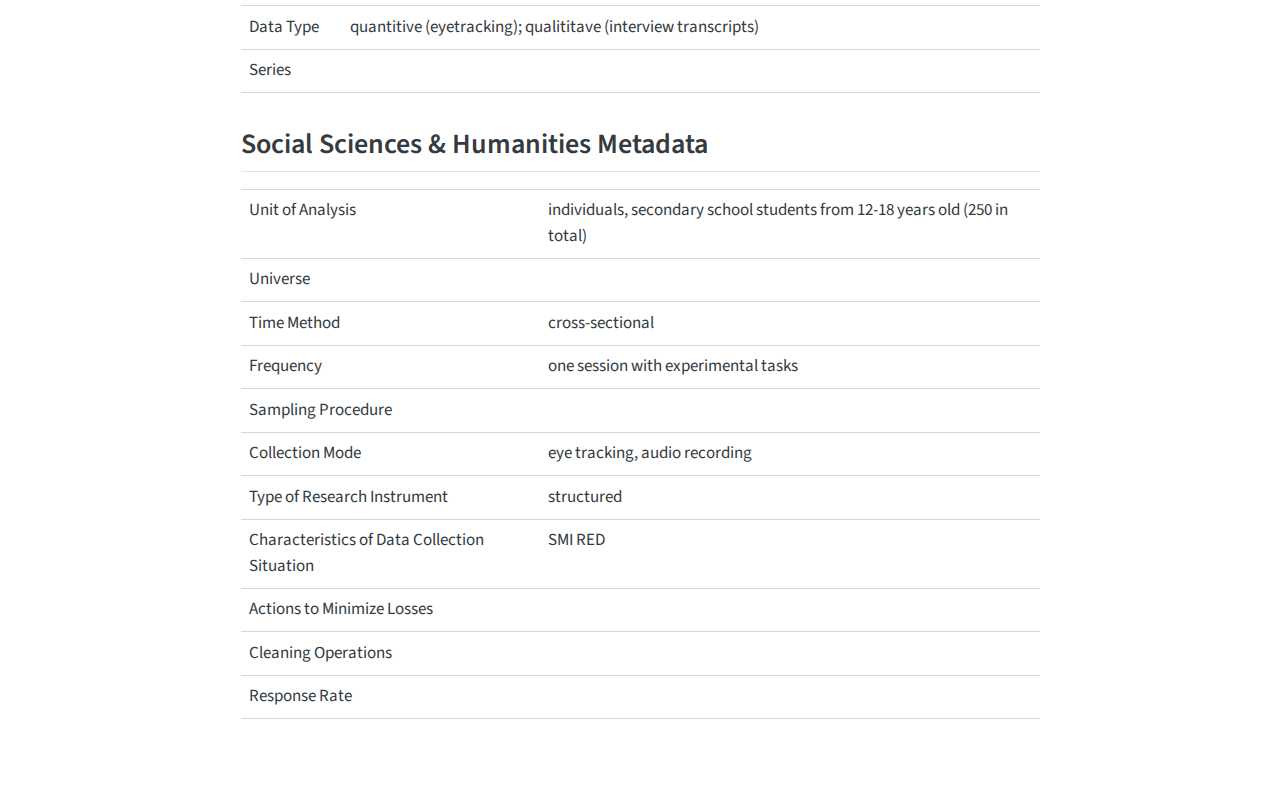
<file: docs/posts/eyetracking-study/index.html>
<!DOCTYPE html>
<html xmlns="http://www.w3.org/1999/xhtml" lang="en" xml:lang="en"><head>

<meta charset="utf-8">
<meta name="generator" content="quarto-1.6.40">

<meta name="viewport" content="width=device-width, initial-scale=1.0, user-scalable=yes">

<meta name="author" content="Corina Breukink, Huub van den Bergh, Ewout van der Knaap">
<meta name="dcterms.date" content="2025-09-26">

<title>Reading &amp; Answering Processes of Secondary School Students for Poetry &amp; Prose – DoY Data Inventory</title>
<style>
code{white-space: pre-wrap;}
span.smallcaps{font-variant: small-caps;}
div.columns{display: flex; gap: min(4vw, 1.5em);}
div.column{flex: auto; overflow-x: auto;}
div.hanging-indent{margin-left: 1.5em; text-indent: -1.5em;}
ul.task-list{list-style: none;}
ul.task-list li input[type="checkbox"] {
  width: 0.8em;
  margin: 0 0.8em 0.2em -1em; /* quarto-specific, see https://github.com/quarto-dev/quarto-cli/issues/4556 */ 
  vertical-align: middle;
}
</style>


<script src="../../site_libs/quarto-nav/quarto-nav.js"></script>
<script src="../../site_libs/quarto-nav/headroom.min.js"></script>
<script src="../../site_libs/clipboard/clipboard.min.js"></script>
<script src="../../site_libs/quarto-search/autocomplete.umd.js"></script>
<script src="../../site_libs/quarto-search/fuse.min.js"></script>
<script src="../../site_libs/quarto-search/quarto-search.js"></script>
<meta name="quarto:offset" content="../../">
<script src="../../site_libs/quarto-html/quarto.js"></script>
<script src="../../site_libs/quarto-html/popper.min.js"></script>
<script src="../../site_libs/quarto-html/tippy.umd.min.js"></script>
<script src="../../site_libs/quarto-html/anchor.min.js"></script>
<link href="../../site_libs/quarto-html/tippy.css" rel="stylesheet">
<link href="../../site_libs/quarto-html/quarto-syntax-highlighting-549806ee2085284f45b00abea8c6df48.css" rel="stylesheet" id="quarto-text-highlighting-styles">
<script src="../../site_libs/bootstrap/bootstrap.min.js"></script>
<link href="../../site_libs/bootstrap/bootstrap-icons.css" rel="stylesheet">
<link href="../../site_libs/bootstrap/bootstrap-38903eb8cfb64320fc66a7c3cfca645f.min.css" rel="stylesheet" append-hash="true" id="quarto-bootstrap" data-mode="light">
<script id="quarto-search-options" type="application/json">{
  "location": "navbar",
  "copy-button": false,
  "collapse-after": 3,
  "panel-placement": "end",
  "type": "overlay",
  "limit": 50,
  "keyboard-shortcut": [
    "f",
    "/",
    "s"
  ],
  "show-item-context": false,
  "language": {
    "search-no-results-text": "No results",
    "search-matching-documents-text": "matching documents",
    "search-copy-link-title": "Copy link to search",
    "search-hide-matches-text": "Hide additional matches",
    "search-more-match-text": "more match in this document",
    "search-more-matches-text": "more matches in this document",
    "search-clear-button-title": "Clear",
    "search-text-placeholder": "",
    "search-detached-cancel-button-title": "Cancel",
    "search-submit-button-title": "Submit",
    "search-label": "Search"
  }
}</script>


<link rel="stylesheet" href="../../styles.css">
</head>

<body class="nav-fixed fullcontent">

<div id="quarto-search-results"></div>
  <header id="quarto-header" class="headroom fixed-top quarto-banner">
    <nav class="navbar navbar-expand-lg " data-bs-theme="dark">
      <div class="navbar-container container-fluid">
      <div class="navbar-brand-container mx-auto">
    <a class="navbar-brand" href="../../index.html">
    <span class="navbar-title">DoY Data Inventory</span>
    </a>
  </div>
        <div class="quarto-navbar-tools tools-end">
</div>
          <div id="quarto-search" class="" title="Search"></div>
      </div> <!-- /container-fluid -->
    </nav>
</header>
<!-- content -->
<header id="title-block-header" class="quarto-title-block default page-columns page-full">
  <div class="quarto-title-banner page-columns page-full">
    <div class="quarto-title column-body">
      <h1 class="title">Reading &amp; Answering Processes of Secondary School Students for Poetry &amp; Prose</h1>
                                <div class="quarto-categories">
                <div class="quarto-category">GW</div>
                <div class="quarto-category">eye tracking</div>
                <div class="quarto-category">reading processes</div>
                <div class="quarto-category">reading comprehension</div>
                <div class="quarto-category">secondary school students</div>
              </div>
                  </div>
  </div>
    
  
  <div class="quarto-title-meta">

      <div>
      <div class="quarto-title-meta-heading">Author</div>
      <div class="quarto-title-meta-contents">
               <p>Corina Breukink, Huub van den Bergh, Ewout van der Knaap </p>
            </div>
    </div>
      
      <div>
      <div class="quarto-title-meta-heading">Published</div>
      <div class="quarto-title-meta-contents">
        <p class="date">September 26, 2025</p>
      </div>
    </div>
    
      
    </div>
    
  
  </header><div id="quarto-content" class="quarto-container page-columns page-rows-contents page-layout-article page-navbar">
<!-- sidebar -->
<!-- margin-sidebar -->
    
<!-- main -->
<main class="content quarto-banner-title-block" id="quarto-document-content">





<div class="callout callout-style-default callout-warning callout-titled">
<div class="callout-header d-flex align-content-center">
<div class="callout-icon-container">
<i class="callout-icon"></i>
</div>
<div class="callout-title-container flex-fill">
Warning
</div>
</div>
<div class="callout-body-container callout-body">
<p>This page is under construction!</p>
</div>
</div>
<section id="citation-metadata" class="level2">
<h2 class="anchored" data-anchor-id="citation-metadata">Citation Metadata</h2>
<table class="caption-top table">
<colgroup>
<col style="width: 11%">
<col style="width: 88%">
</colgroup>
<tbody>
<tr class="odd">
<td style="text-align: left;">Title</td>
<td style="text-align: left;">Reading and answering processes of secondary school students for poetry and prose / Lees en antwoordprocessen van middelbare scholieren voor poezie en proza</td>
</tr>
<tr class="even">
<td style="text-align: left;">Subtitle</td>
<td style="text-align: left;"></td>
</tr>
<tr class="odd">
<td style="text-align: left;">Author</td>
<td style="text-align: left;">Corina Breukink</td>
</tr>
<tr class="even">
<td style="text-align: left;"></td>
<td style="text-align: left;">Huub van den Bergh</td>
</tr>
<tr class="odd">
<td style="text-align: left;"></td>
<td style="text-align: left;">Ewout van der Knaap</td>
</tr>
<tr class="even">
<td style="text-align: left;">Point of Contact</td>
<td style="text-align: left;">Corina Breukink</td>
</tr>
<tr class="odd">
<td style="text-align: left;">Description</td>
<td style="text-align: left;"></td>
</tr>
<tr class="even">
<td style="text-align: left;">Subject</td>
<td style="text-align: left;">Social Sciences &amp; Humanities</td>
</tr>
<tr class="odd">
<td style="text-align: left;">Keyword</td>
<td style="text-align: left;">eye tracking</td>
</tr>
<tr class="even">
<td style="text-align: left;"></td>
<td style="text-align: left;">reading processes</td>
</tr>
<tr class="odd">
<td style="text-align: left;"></td>
<td style="text-align: left;">reading comprehension</td>
</tr>
<tr class="even">
<td style="text-align: left;"></td>
<td style="text-align: left;">secondary school students</td>
</tr>
<tr class="odd">
<td style="text-align: left;"></td>
<td style="text-align: left;"></td>
</tr>
<tr class="even">
<td style="text-align: left;">Notes</td>
<td style="text-align: left;"></td>
</tr>
<tr class="odd">
<td style="text-align: left;">Language</td>
<td style="text-align: left;">Dutch, English</td>
</tr>
<tr class="even">
<td style="text-align: left;">Production Location</td>
<td style="text-align: left;">The Netherlands</td>
</tr>
<tr class="odd">
<td style="text-align: left;">Contributor</td>
<td style="text-align: left;"></td>
</tr>
<tr class="even">
<td style="text-align: left;">Funding Information</td>
<td style="text-align: left;">NWO, promotiebeurs voor leraren</td>
</tr>
<tr class="odd">
<td style="text-align: left;">Depositor</td>
<td style="text-align: left;">Neha Moopen</td>
</tr>
<tr class="even">
<td style="text-align: left;">Deposit Date</td>
<td style="text-align: left;"></td>
</tr>
<tr class="odd">
<td style="text-align: left;">Date of Collection</td>
<td style="text-align: left;">March 2020 - November 2021</td>
</tr>
<tr class="even">
<td style="text-align: left;">Data Type</td>
<td style="text-align: left;">quantitive (eyetracking); qualititave (interview transcripts)</td>
</tr>
<tr class="odd">
<td style="text-align: left;">Series</td>
<td style="text-align: left;"></td>
</tr>
</tbody>
</table>
</section>
<section id="social-sciences-humanities-metadata" class="level2">
<h2 class="anchored" data-anchor-id="social-sciences-humanities-metadata">Social Sciences &amp; Humanities Metadata</h2>
<table class="caption-top table">
<colgroup>
<col style="width: 37%">
<col style="width: 62%">
</colgroup>
<tbody>
<tr class="odd">
<td style="text-align: left;">Unit of Analysis</td>
<td style="text-align: left;">individuals, secondary school students from 12-18 years old (250 in total)</td>
</tr>
<tr class="even">
<td style="text-align: left;">Universe</td>
<td style="text-align: left;"></td>
</tr>
<tr class="odd">
<td style="text-align: left;">Time Method</td>
<td style="text-align: left;">cross-sectional</td>
</tr>
<tr class="even">
<td style="text-align: left;">Frequency</td>
<td style="text-align: left;">one session with experimental tasks</td>
</tr>
<tr class="odd">
<td style="text-align: left;">Sampling Procedure</td>
<td style="text-align: left;"></td>
</tr>
<tr class="even">
<td style="text-align: left;">Collection Mode</td>
<td style="text-align: left;">eye tracking, audio recording</td>
</tr>
<tr class="odd">
<td style="text-align: left;">Type of Research Instrument</td>
<td style="text-align: left;">structured</td>
</tr>
<tr class="even">
<td style="text-align: left;">Characteristics of Data Collection Situation</td>
<td style="text-align: left;">SMI RED</td>
</tr>
<tr class="odd">
<td style="text-align: left;">Actions to Minimize Losses</td>
<td style="text-align: left;"></td>
</tr>
<tr class="even">
<td style="text-align: left;">Cleaning Operations</td>
<td style="text-align: left;"></td>
</tr>
<tr class="odd">
<td style="text-align: left;">Response Rate</td>
<td style="text-align: left;"></td>
</tr>
</tbody>
</table>


</section>

</main> <!-- /main -->
<script id="quarto-html-after-body" type="application/javascript">
window.document.addEventListener("DOMContentLoaded", function (event) {
  const toggleBodyColorMode = (bsSheetEl) => {
    const mode = bsSheetEl.getAttribute("data-mode");
    const bodyEl = window.document.querySelector("body");
    if (mode === "dark") {
      bodyEl.classList.add("quarto-dark");
      bodyEl.classList.remove("quarto-light");
    } else {
      bodyEl.classList.add("quarto-light");
      bodyEl.classList.remove("quarto-dark");
    }
  }
  const toggleBodyColorPrimary = () => {
    const bsSheetEl = window.document.querySelector("link#quarto-bootstrap");
    if (bsSheetEl) {
      toggleBodyColorMode(bsSheetEl);
    }
  }
  toggleBodyColorPrimary();  
  const icon = "";
  const anchorJS = new window.AnchorJS();
  anchorJS.options = {
    placement: 'right',
    icon: icon
  };
  anchorJS.add('.anchored');
  const isCodeAnnotation = (el) => {
    for (const clz of el.classList) {
      if (clz.startsWith('code-annotation-')) {                     
        return true;
      }
    }
    return false;
  }
  const onCopySuccess = function(e) {
    // button target
    const button = e.trigger;
    // don't keep focus
    button.blur();
    // flash "checked"
    button.classList.add('code-copy-button-checked');
    var currentTitle = button.getAttribute("title");
    button.setAttribute("title", "Copied!");
    let tooltip;
    if (window.bootstrap) {
      button.setAttribute("data-bs-toggle", "tooltip");
      button.setAttribute("data-bs-placement", "left");
      button.setAttribute("data-bs-title", "Copied!");
      tooltip = new bootstrap.Tooltip(button, 
        { trigger: "manual", 
          customClass: "code-copy-button-tooltip",
          offset: [0, -8]});
      tooltip.show();    
    }
    setTimeout(function() {
      if (tooltip) {
        tooltip.hide();
        button.removeAttribute("data-bs-title");
        button.removeAttribute("data-bs-toggle");
        button.removeAttribute("data-bs-placement");
      }
      button.setAttribute("title", currentTitle);
      button.classList.remove('code-copy-button-checked');
    }, 1000);
    // clear code selection
    e.clearSelection();
  }
  const getTextToCopy = function(trigger) {
      const codeEl = trigger.previousElementSibling.cloneNode(true);
      for (const childEl of codeEl.children) {
        if (isCodeAnnotation(childEl)) {
          childEl.remove();
        }
      }
      return codeEl.innerText;
  }
  const clipboard = new window.ClipboardJS('.code-copy-button:not([data-in-quarto-modal])', {
    text: getTextToCopy
  });
  clipboard.on('success', onCopySuccess);
  if (window.document.getElementById('quarto-embedded-source-code-modal')) {
    const clipboardModal = new window.ClipboardJS('.code-copy-button[data-in-quarto-modal]', {
      text: getTextToCopy,
      container: window.document.getElementById('quarto-embedded-source-code-modal')
    });
    clipboardModal.on('success', onCopySuccess);
  }
    var localhostRegex = new RegExp(/^(?:http|https):\/\/localhost\:?[0-9]*\//);
    var mailtoRegex = new RegExp(/^mailto:/);
      var filterRegex = new RegExp('/' + window.location.host + '/');
    var isInternal = (href) => {
        return filterRegex.test(href) || localhostRegex.test(href) || mailtoRegex.test(href);
    }
    // Inspect non-navigation links and adorn them if external
 	var links = window.document.querySelectorAll('a[href]:not(.nav-link):not(.navbar-brand):not(.toc-action):not(.sidebar-link):not(.sidebar-item-toggle):not(.pagination-link):not(.no-external):not([aria-hidden]):not(.dropdown-item):not(.quarto-navigation-tool):not(.about-link)');
    for (var i=0; i<links.length; i++) {
      const link = links[i];
      if (!isInternal(link.href)) {
        // undo the damage that might have been done by quarto-nav.js in the case of
        // links that we want to consider external
        if (link.dataset.originalHref !== undefined) {
          link.href = link.dataset.originalHref;
        }
      }
    }
  function tippyHover(el, contentFn, onTriggerFn, onUntriggerFn) {
    const config = {
      allowHTML: true,
      maxWidth: 500,
      delay: 100,
      arrow: false,
      appendTo: function(el) {
          return el.parentElement;
      },
      interactive: true,
      interactiveBorder: 10,
      theme: 'quarto',
      placement: 'bottom-start',
    };
    if (contentFn) {
      config.content = contentFn;
    }
    if (onTriggerFn) {
      config.onTrigger = onTriggerFn;
    }
    if (onUntriggerFn) {
      config.onUntrigger = onUntriggerFn;
    }
    window.tippy(el, config); 
  }
  const noterefs = window.document.querySelectorAll('a[role="doc-noteref"]');
  for (var i=0; i<noterefs.length; i++) {
    const ref = noterefs[i];
    tippyHover(ref, function() {
      // use id or data attribute instead here
      let href = ref.getAttribute('data-footnote-href') || ref.getAttribute('href');
      try { href = new URL(href).hash; } catch {}
      const id = href.replace(/^#\/?/, "");
      const note = window.document.getElementById(id);
      if (note) {
        return note.innerHTML;
      } else {
        return "";
      }
    });
  }
  const xrefs = window.document.querySelectorAll('a.quarto-xref');
  const processXRef = (id, note) => {
    // Strip column container classes
    const stripColumnClz = (el) => {
      el.classList.remove("page-full", "page-columns");
      if (el.children) {
        for (const child of el.children) {
          stripColumnClz(child);
        }
      }
    }
    stripColumnClz(note)
    if (id === null || id.startsWith('sec-')) {
      // Special case sections, only their first couple elements
      const container = document.createElement("div");
      if (note.children && note.children.length > 2) {
        container.appendChild(note.children[0].cloneNode(true));
        for (let i = 1; i < note.children.length; i++) {
          const child = note.children[i];
          if (child.tagName === "P" && child.innerText === "") {
            continue;
          } else {
            container.appendChild(child.cloneNode(true));
            break;
          }
        }
        if (window.Quarto?.typesetMath) {
          window.Quarto.typesetMath(container);
        }
        return container.innerHTML
      } else {
        if (window.Quarto?.typesetMath) {
          window.Quarto.typesetMath(note);
        }
        return note.innerHTML;
      }
    } else {
      // Remove any anchor links if they are present
      const anchorLink = note.querySelector('a.anchorjs-link');
      if (anchorLink) {
        anchorLink.remove();
      }
      if (window.Quarto?.typesetMath) {
        window.Quarto.typesetMath(note);
      }
      if (note.classList.contains("callout")) {
        return note.outerHTML;
      } else {
        return note.innerHTML;
      }
    }
  }
  for (var i=0; i<xrefs.length; i++) {
    const xref = xrefs[i];
    tippyHover(xref, undefined, function(instance) {
      instance.disable();
      let url = xref.getAttribute('href');
      let hash = undefined; 
      if (url.startsWith('#')) {
        hash = url;
      } else {
        try { hash = new URL(url).hash; } catch {}
      }
      if (hash) {
        const id = hash.replace(/^#\/?/, "");
        const note = window.document.getElementById(id);
        if (note !== null) {
          try {
            const html = processXRef(id, note.cloneNode(true));
            instance.setContent(html);
          } finally {
            instance.enable();
            instance.show();
          }
        } else {
          // See if we can fetch this
          fetch(url.split('#')[0])
          .then(res => res.text())
          .then(html => {
            const parser = new DOMParser();
            const htmlDoc = parser.parseFromString(html, "text/html");
            const note = htmlDoc.getElementById(id);
            if (note !== null) {
              const html = processXRef(id, note);
              instance.setContent(html);
            } 
          }).finally(() => {
            instance.enable();
            instance.show();
          });
        }
      } else {
        // See if we can fetch a full url (with no hash to target)
        // This is a special case and we should probably do some content thinning / targeting
        fetch(url)
        .then(res => res.text())
        .then(html => {
          const parser = new DOMParser();
          const htmlDoc = parser.parseFromString(html, "text/html");
          const note = htmlDoc.querySelector('main.content');
          if (note !== null) {
            // This should only happen for chapter cross references
            // (since there is no id in the URL)
            // remove the first header
            if (note.children.length > 0 && note.children[0].tagName === "HEADER") {
              note.children[0].remove();
            }
            const html = processXRef(null, note);
            instance.setContent(html);
          } 
        }).finally(() => {
          instance.enable();
          instance.show();
        });
      }
    }, function(instance) {
    });
  }
      let selectedAnnoteEl;
      const selectorForAnnotation = ( cell, annotation) => {
        let cellAttr = 'data-code-cell="' + cell + '"';
        let lineAttr = 'data-code-annotation="' +  annotation + '"';
        const selector = 'span[' + cellAttr + '][' + lineAttr + ']';
        return selector;
      }
      const selectCodeLines = (annoteEl) => {
        const doc = window.document;
        const targetCell = annoteEl.getAttribute("data-target-cell");
        const targetAnnotation = annoteEl.getAttribute("data-target-annotation");
        const annoteSpan = window.document.querySelector(selectorForAnnotation(targetCell, targetAnnotation));
        const lines = annoteSpan.getAttribute("data-code-lines").split(",");
        const lineIds = lines.map((line) => {
          return targetCell + "-" + line;
        })
        let top = null;
        let height = null;
        let parent = null;
        if (lineIds.length > 0) {
            //compute the position of the single el (top and bottom and make a div)
            const el = window.document.getElementById(lineIds[0]);
            top = el.offsetTop;
            height = el.offsetHeight;
            parent = el.parentElement.parentElement;
          if (lineIds.length > 1) {
            const lastEl = window.document.getElementById(lineIds[lineIds.length - 1]);
            const bottom = lastEl.offsetTop + lastEl.offsetHeight;
            height = bottom - top;
          }
          if (top !== null && height !== null && parent !== null) {
            // cook up a div (if necessary) and position it 
            let div = window.document.getElementById("code-annotation-line-highlight");
            if (div === null) {
              div = window.document.createElement("div");
              div.setAttribute("id", "code-annotation-line-highlight");
              div.style.position = 'absolute';
              parent.appendChild(div);
            }
            div.style.top = top - 2 + "px";
            div.style.height = height + 4 + "px";
            div.style.left = 0;
            let gutterDiv = window.document.getElementById("code-annotation-line-highlight-gutter");
            if (gutterDiv === null) {
              gutterDiv = window.document.createElement("div");
              gutterDiv.setAttribute("id", "code-annotation-line-highlight-gutter");
              gutterDiv.style.position = 'absolute';
              const codeCell = window.document.getElementById(targetCell);
              const gutter = codeCell.querySelector('.code-annotation-gutter');
              gutter.appendChild(gutterDiv);
            }
            gutterDiv.style.top = top - 2 + "px";
            gutterDiv.style.height = height + 4 + "px";
          }
          selectedAnnoteEl = annoteEl;
        }
      };
      const unselectCodeLines = () => {
        const elementsIds = ["code-annotation-line-highlight", "code-annotation-line-highlight-gutter"];
        elementsIds.forEach((elId) => {
          const div = window.document.getElementById(elId);
          if (div) {
            div.remove();
          }
        });
        selectedAnnoteEl = undefined;
      };
        // Handle positioning of the toggle
    window.addEventListener(
      "resize",
      throttle(() => {
        elRect = undefined;
        if (selectedAnnoteEl) {
          selectCodeLines(selectedAnnoteEl);
        }
      }, 10)
    );
    function throttle(fn, ms) {
    let throttle = false;
    let timer;
      return (...args) => {
        if(!throttle) { // first call gets through
            fn.apply(this, args);
            throttle = true;
        } else { // all the others get throttled
            if(timer) clearTimeout(timer); // cancel #2
            timer = setTimeout(() => {
              fn.apply(this, args);
              timer = throttle = false;
            }, ms);
        }
      };
    }
      // Attach click handler to the DT
      const annoteDls = window.document.querySelectorAll('dt[data-target-cell]');
      for (const annoteDlNode of annoteDls) {
        annoteDlNode.addEventListener('click', (event) => {
          const clickedEl = event.target;
          if (clickedEl !== selectedAnnoteEl) {
            unselectCodeLines();
            const activeEl = window.document.querySelector('dt[data-target-cell].code-annotation-active');
            if (activeEl) {
              activeEl.classList.remove('code-annotation-active');
            }
            selectCodeLines(clickedEl);
            clickedEl.classList.add('code-annotation-active');
          } else {
            // Unselect the line
            unselectCodeLines();
            clickedEl.classList.remove('code-annotation-active');
          }
        });
      }
  const findCites = (el) => {
    const parentEl = el.parentElement;
    if (parentEl) {
      const cites = parentEl.dataset.cites;
      if (cites) {
        return {
          el,
          cites: cites.split(' ')
        };
      } else {
        return findCites(el.parentElement)
      }
    } else {
      return undefined;
    }
  };
  var bibliorefs = window.document.querySelectorAll('a[role="doc-biblioref"]');
  for (var i=0; i<bibliorefs.length; i++) {
    const ref = bibliorefs[i];
    const citeInfo = findCites(ref);
    if (citeInfo) {
      tippyHover(citeInfo.el, function() {
        var popup = window.document.createElement('div');
        citeInfo.cites.forEach(function(cite) {
          var citeDiv = window.document.createElement('div');
          citeDiv.classList.add('hanging-indent');
          citeDiv.classList.add('csl-entry');
          var biblioDiv = window.document.getElementById('ref-' + cite);
          if (biblioDiv) {
            citeDiv.innerHTML = biblioDiv.innerHTML;
          }
          popup.appendChild(citeDiv);
        });
        return popup.innerHTML;
      });
    }
  }
});
</script>
</div> <!-- /content -->




</body></html>
</file>
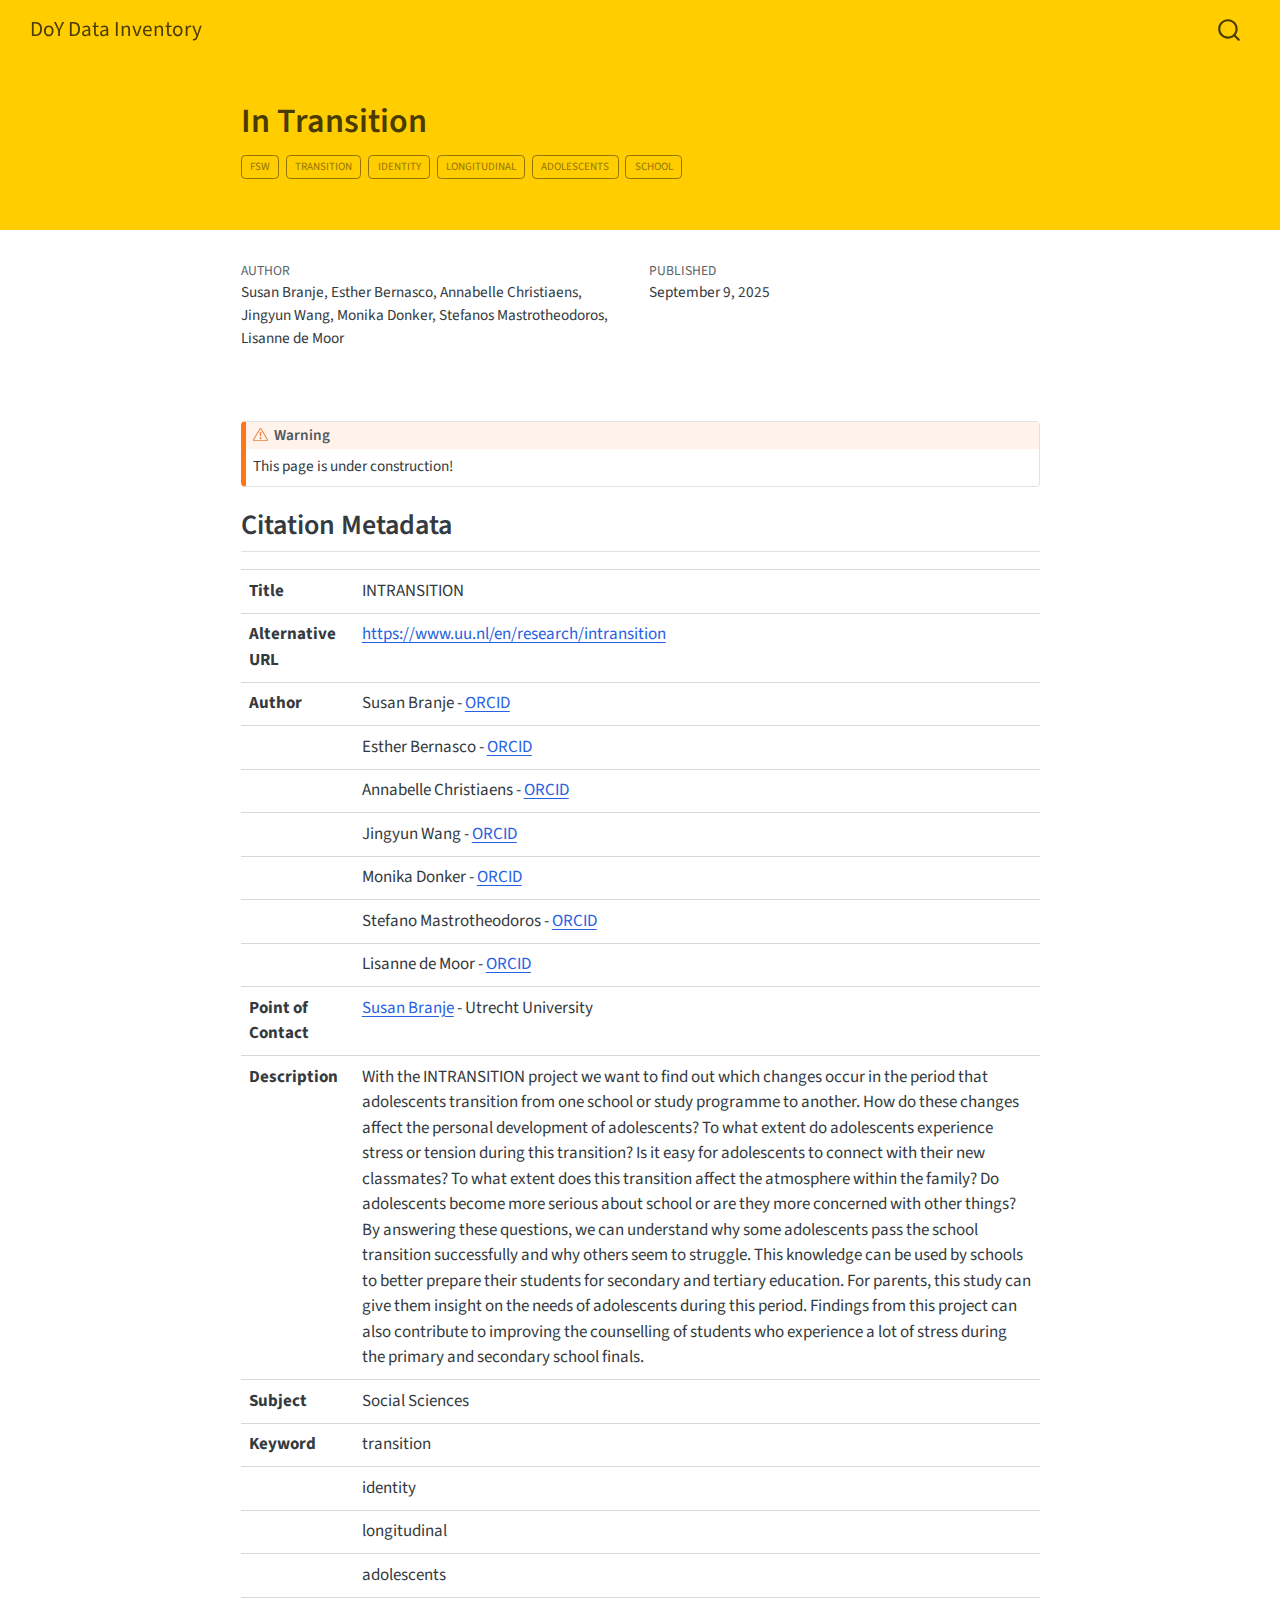
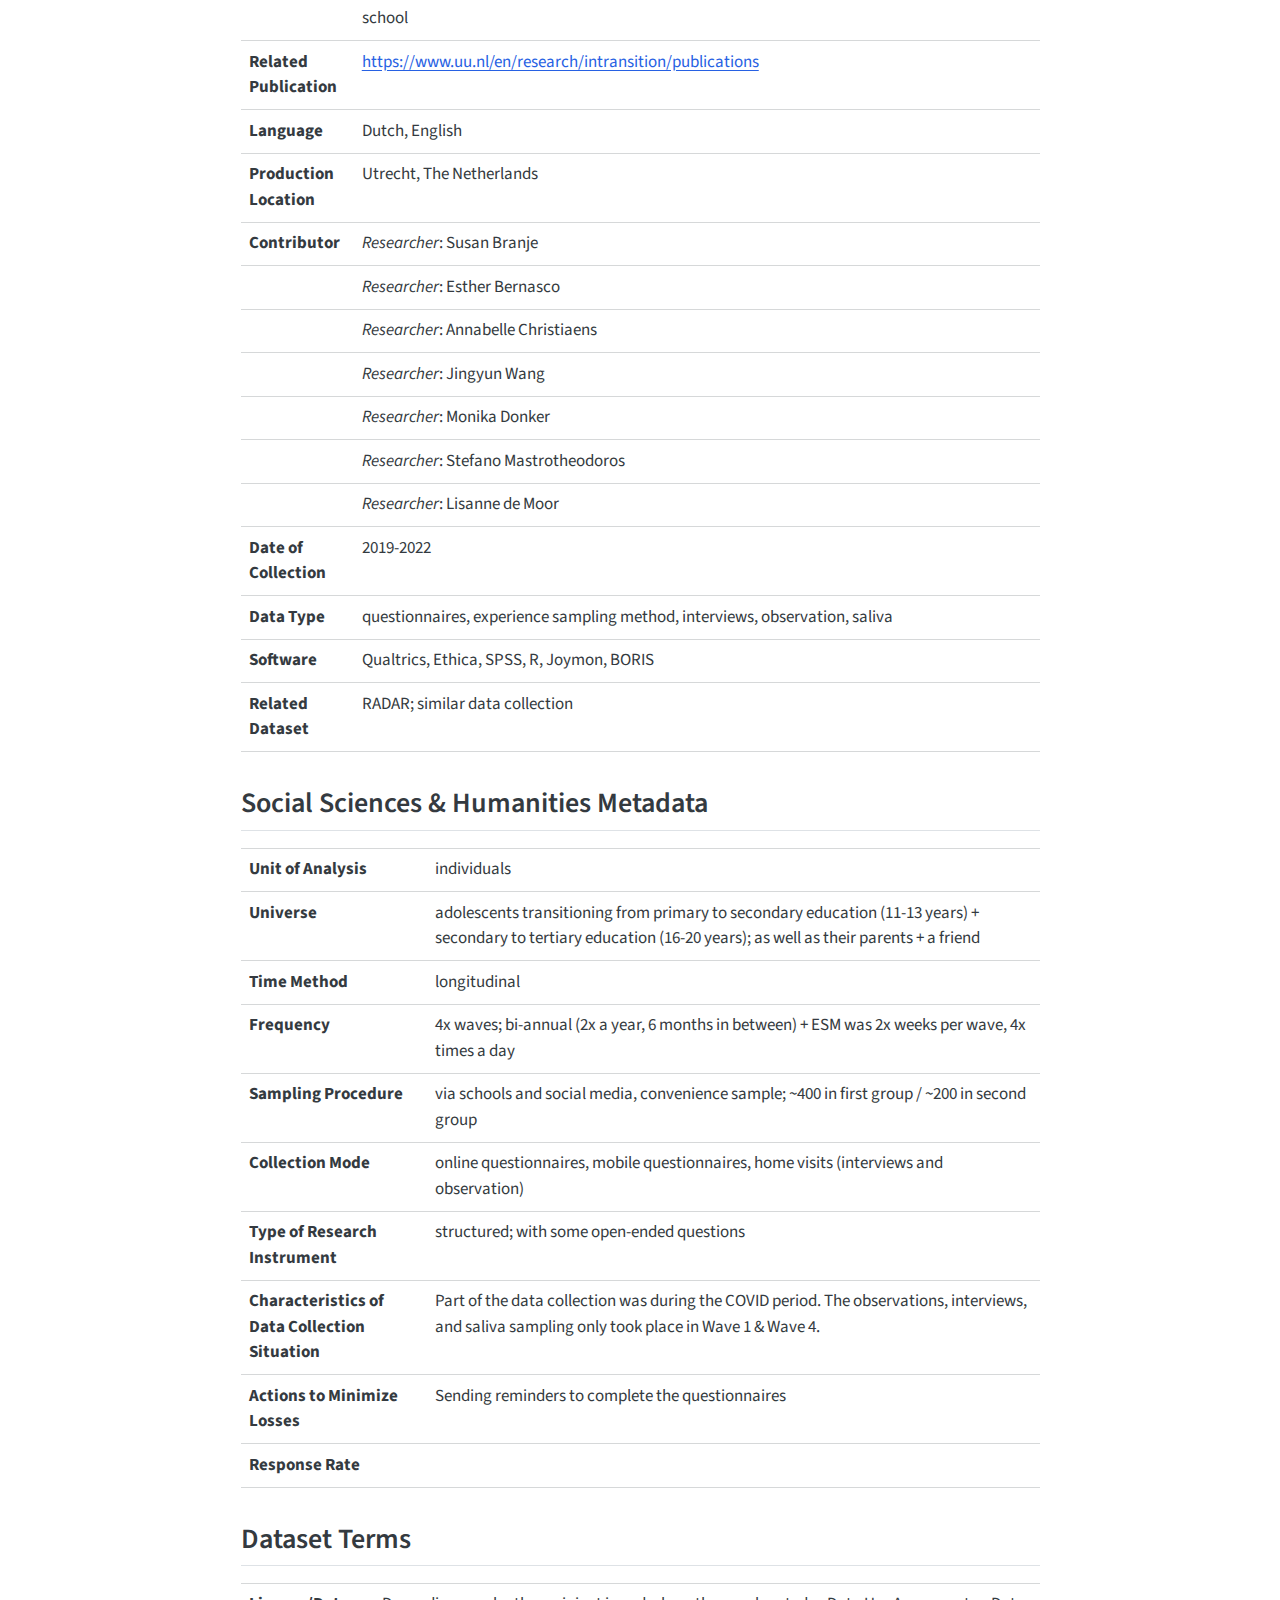
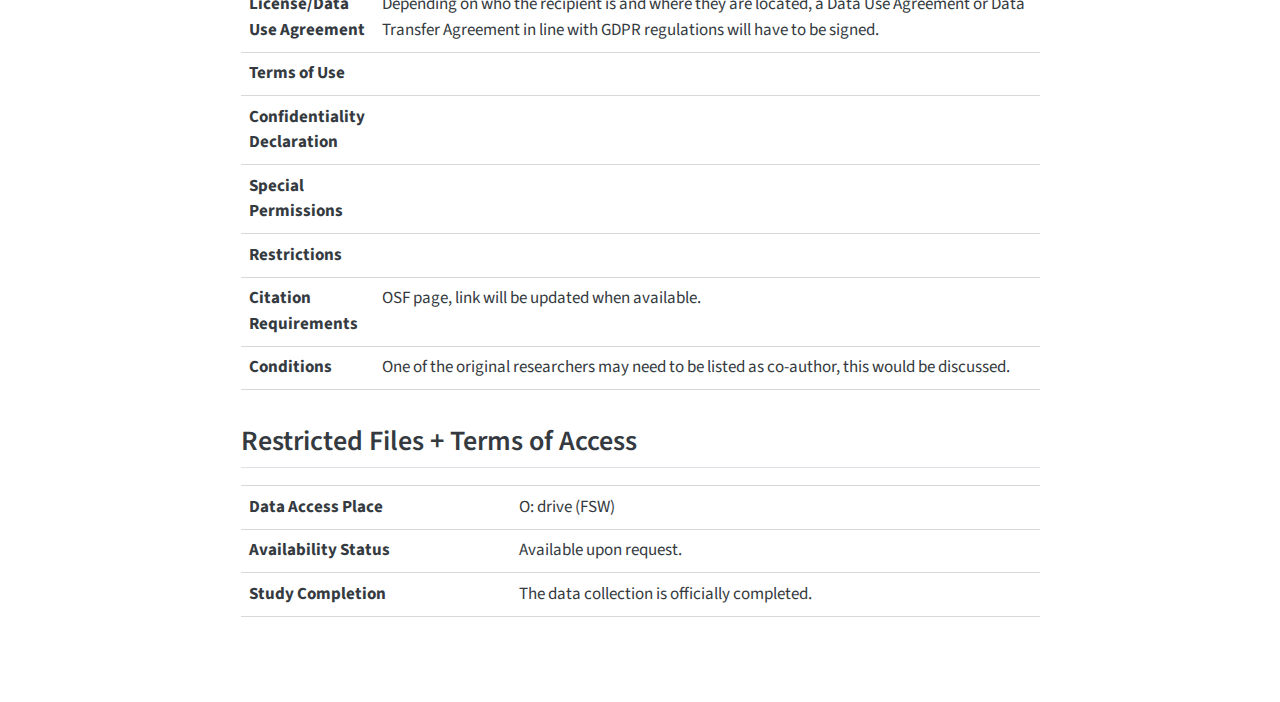
<file: docs/posts/in-transition/index.html>
<!DOCTYPE html>
<html xmlns="http://www.w3.org/1999/xhtml" lang="en" xml:lang="en"><head>

<meta charset="utf-8">
<meta name="generator" content="quarto-1.6.40">

<meta name="viewport" content="width=device-width, initial-scale=1.0, user-scalable=yes">

<meta name="author" content="Susan Branje, Esther Bernasco, Annabelle Christiaens, Jingyun Wang, Monika Donker, Stefanos Mastrotheodoros, Lisanne de Moor">
<meta name="dcterms.date" content="2025-09-09">

<title>In Transition – DoY Data Inventory</title>
<style>
code{white-space: pre-wrap;}
span.smallcaps{font-variant: small-caps;}
div.columns{display: flex; gap: min(4vw, 1.5em);}
div.column{flex: auto; overflow-x: auto;}
div.hanging-indent{margin-left: 1.5em; text-indent: -1.5em;}
ul.task-list{list-style: none;}
ul.task-list li input[type="checkbox"] {
  width: 0.8em;
  margin: 0 0.8em 0.2em -1em; /* quarto-specific, see https://github.com/quarto-dev/quarto-cli/issues/4556 */ 
  vertical-align: middle;
}
</style>


<script src="../../site_libs/quarto-nav/quarto-nav.js"></script>
<script src="../../site_libs/quarto-nav/headroom.min.js"></script>
<script src="../../site_libs/clipboard/clipboard.min.js"></script>
<script src="../../site_libs/quarto-search/autocomplete.umd.js"></script>
<script src="../../site_libs/quarto-search/fuse.min.js"></script>
<script src="../../site_libs/quarto-search/quarto-search.js"></script>
<meta name="quarto:offset" content="../../">
<script src="../../site_libs/quarto-html/quarto.js"></script>
<script src="../../site_libs/quarto-html/popper.min.js"></script>
<script src="../../site_libs/quarto-html/tippy.umd.min.js"></script>
<script src="../../site_libs/quarto-html/anchor.min.js"></script>
<link href="../../site_libs/quarto-html/tippy.css" rel="stylesheet">
<link href="../../site_libs/quarto-html/quarto-syntax-highlighting-549806ee2085284f45b00abea8c6df48.css" rel="stylesheet" id="quarto-text-highlighting-styles">
<script src="../../site_libs/bootstrap/bootstrap.min.js"></script>
<link href="../../site_libs/bootstrap/bootstrap-icons.css" rel="stylesheet">
<link href="../../site_libs/bootstrap/bootstrap-38903eb8cfb64320fc66a7c3cfca645f.min.css" rel="stylesheet" append-hash="true" id="quarto-bootstrap" data-mode="light">
<script id="quarto-search-options" type="application/json">{
  "location": "navbar",
  "copy-button": false,
  "collapse-after": 3,
  "panel-placement": "end",
  "type": "overlay",
  "limit": 50,
  "keyboard-shortcut": [
    "f",
    "/",
    "s"
  ],
  "show-item-context": false,
  "language": {
    "search-no-results-text": "No results",
    "search-matching-documents-text": "matching documents",
    "search-copy-link-title": "Copy link to search",
    "search-hide-matches-text": "Hide additional matches",
    "search-more-match-text": "more match in this document",
    "search-more-matches-text": "more matches in this document",
    "search-clear-button-title": "Clear",
    "search-text-placeholder": "",
    "search-detached-cancel-button-title": "Cancel",
    "search-submit-button-title": "Submit",
    "search-label": "Search"
  }
}</script>


<link rel="stylesheet" href="../../styles.css">
</head>

<body class="nav-fixed fullcontent">

<div id="quarto-search-results"></div>
  <header id="quarto-header" class="headroom fixed-top quarto-banner">
    <nav class="navbar navbar-expand-lg " data-bs-theme="dark">
      <div class="navbar-container container-fluid">
      <div class="navbar-brand-container mx-auto">
    <a class="navbar-brand" href="../../index.html">
    <span class="navbar-title">DoY Data Inventory</span>
    </a>
  </div>
        <div class="quarto-navbar-tools tools-end">
</div>
          <div id="quarto-search" class="" title="Search"></div>
      </div> <!-- /container-fluid -->
    </nav>
</header>
<!-- content -->
<header id="title-block-header" class="quarto-title-block default page-columns page-full">
  <div class="quarto-title-banner page-columns page-full">
    <div class="quarto-title column-body">
      <h1 class="title">In Transition</h1>
                                <div class="quarto-categories">
                <div class="quarto-category">FSW</div>
                <div class="quarto-category">transition</div>
                <div class="quarto-category">identity</div>
                <div class="quarto-category">longitudinal</div>
                <div class="quarto-category">adolescents</div>
                <div class="quarto-category">school</div>
              </div>
                  </div>
  </div>
    
  
  <div class="quarto-title-meta">

      <div>
      <div class="quarto-title-meta-heading">Author</div>
      <div class="quarto-title-meta-contents">
               <p>Susan Branje, Esther Bernasco, Annabelle Christiaens, Jingyun Wang, Monika Donker, Stefanos Mastrotheodoros, Lisanne de Moor </p>
            </div>
    </div>
      
      <div>
      <div class="quarto-title-meta-heading">Published</div>
      <div class="quarto-title-meta-contents">
        <p class="date">September 9, 2025</p>
      </div>
    </div>
    
      
    </div>
    
  
  </header><div id="quarto-content" class="quarto-container page-columns page-rows-contents page-layout-article page-navbar">
<!-- sidebar -->
<!-- margin-sidebar -->
    
<!-- main -->
<main class="content quarto-banner-title-block" id="quarto-document-content">





<div class="callout callout-style-default callout-warning callout-titled">
<div class="callout-header d-flex align-content-center">
<div class="callout-icon-container">
<i class="callout-icon"></i>
</div>
<div class="callout-title-container flex-fill">
Warning
</div>
</div>
<div class="callout-body-container callout-body">
<p>This page is under construction!</p>
</div>
</div>
<section id="citation-metadata" class="level2">
<h2 class="anchored" data-anchor-id="citation-metadata">Citation Metadata</h2>
<table class="caption-top table">
<tbody>
<tr class="odd">
<td style="text-align: left;"><strong>Title</strong></td>
<td style="text-align: left;">INTRANSITION</td>
</tr>
<tr class="even">
<td style="text-align: left;"><strong>Alternative URL</strong></td>
<td style="text-align: left;"><a href="https://www.uu.nl/en/research/intransition">https://www.uu.nl/en/research/intransition</a></td>
</tr>
<tr class="odd">
<td style="text-align: left;"><strong>Author</strong></td>
<td style="text-align: left;">Susan Branje - <a href="https://orcid.org/0000-0002-9999-5313">ORCID</a></td>
</tr>
<tr class="even">
<td style="text-align: left;"></td>
<td style="text-align: left;">Esther Bernasco - <a href="https://orcid.org/0000-0003-4071-2371">ORCID</a></td>
</tr>
<tr class="odd">
<td style="text-align: left;"></td>
<td style="text-align: left;">Annabelle Christiaens - <a href="https://orcid.org/0000-0002-6759-0346">ORCID</a></td>
</tr>
<tr class="even">
<td style="text-align: left;"></td>
<td style="text-align: left;">Jingyun Wang - <a href="https://orcid.org/0000-0002-3578-471X">ORCID</a></td>
</tr>
<tr class="odd">
<td style="text-align: left;"></td>
<td style="text-align: left;">Monika Donker - <a href="https://orcid.org/0000-0001-9273-6127">ORCID</a></td>
</tr>
<tr class="even">
<td style="text-align: left;"></td>
<td style="text-align: left;">Stefano Mastrotheodoros - <a href="https://orcid.org/0000-0002-0936-6143">ORCID</a></td>
</tr>
<tr class="odd">
<td style="text-align: left;"></td>
<td style="text-align: left;">Lisanne de Moor - <a href="">ORCID</a></td>
</tr>
<tr class="even">
<td style="text-align: left;"><strong>Point of Contact</strong></td>
<td style="text-align: left;"><a href="s.branje@uu.nl">Susan Branje</a> - Utrecht University</td>
</tr>
<tr class="odd">
<td style="text-align: left;"><strong>Description</strong></td>
<td style="text-align: left;">With the INTRANSITION project we want to find out which changes occur in the period that adolescents transition from one school or study programme to another. How do these changes affect the personal development of adolescents? To what extent do adolescents experience stress or tension during this transition? Is it easy for adolescents to connect with their new classmates? To what extent does this transition affect the atmosphere within the family? Do adolescents become more serious about school or are they more concerned with other things? By answering these questions, we can understand why some adolescents pass the school transition successfully and why others seem to struggle. This knowledge can be used by schools to better prepare their students for secondary and tertiary education. For parents, this study can give them insight on the needs of adolescents during this period. Findings from this project can also contribute to improving the counselling of students who experience a lot of stress during the primary and secondary school finals.</td>
</tr>
<tr class="even">
<td style="text-align: left;"><strong>Subject</strong></td>
<td style="text-align: left;">Social Sciences</td>
</tr>
<tr class="odd">
<td style="text-align: left;"><strong>Keyword</strong></td>
<td style="text-align: left;">transition</td>
</tr>
<tr class="even">
<td style="text-align: left;"></td>
<td style="text-align: left;">identity</td>
</tr>
<tr class="odd">
<td style="text-align: left;"></td>
<td style="text-align: left;">longitudinal</td>
</tr>
<tr class="even">
<td style="text-align: left;"></td>
<td style="text-align: left;">adolescents</td>
</tr>
<tr class="odd">
<td style="text-align: left;"></td>
<td style="text-align: left;">school</td>
</tr>
<tr class="even">
<td style="text-align: left;"><strong>Related Publication</strong></td>
<td style="text-align: left;"><a href="https://www.uu.nl/en/research/intransition/publications">https://www.uu.nl/en/research/intransition/publications</a></td>
</tr>
<tr class="odd">
<td style="text-align: left;"><strong>Language</strong></td>
<td style="text-align: left;">Dutch, English</td>
</tr>
<tr class="even">
<td style="text-align: left;"><strong>Production Location</strong></td>
<td style="text-align: left;">Utrecht, The Netherlands</td>
</tr>
<tr class="odd">
<td style="text-align: left;"><strong>Contributor</strong></td>
<td style="text-align: left;"><em>Researcher</em>: Susan Branje</td>
</tr>
<tr class="even">
<td style="text-align: left;"></td>
<td style="text-align: left;"><em>Researcher</em>: Esther Bernasco</td>
</tr>
<tr class="odd">
<td style="text-align: left;"></td>
<td style="text-align: left;"><em>Researcher</em>: Annabelle Christiaens</td>
</tr>
<tr class="even">
<td style="text-align: left;"></td>
<td style="text-align: left;"><em>Researcher</em>: Jingyun Wang</td>
</tr>
<tr class="odd">
<td style="text-align: left;"></td>
<td style="text-align: left;"><em>Researcher</em>: Monika Donker</td>
</tr>
<tr class="even">
<td style="text-align: left;"></td>
<td style="text-align: left;"><em>Researcher</em>: Stefano Mastrotheodoros</td>
</tr>
<tr class="odd">
<td style="text-align: left;"></td>
<td style="text-align: left;"><em>Researcher</em>: Lisanne de Moor</td>
</tr>
<tr class="even">
<td style="text-align: left;"><strong>Date of Collection</strong></td>
<td style="text-align: left;">2019-2022</td>
</tr>
<tr class="odd">
<td style="text-align: left;"><strong>Data Type</strong></td>
<td style="text-align: left;">questionnaires, experience sampling method, interviews, observation, saliva</td>
</tr>
<tr class="even">
<td style="text-align: left;"><strong>Software</strong></td>
<td style="text-align: left;">Qualtrics, Ethica, SPSS, R, Joymon, BORIS</td>
</tr>
<tr class="odd">
<td style="text-align: left;"><strong>Related Dataset</strong></td>
<td style="text-align: left;">RADAR; similar data collection</td>
</tr>
</tbody>
</table>
</section>
<section id="social-sciences-humanities-metadata" class="level2">
<h2 class="anchored" data-anchor-id="social-sciences-humanities-metadata">Social Sciences &amp; Humanities Metadata</h2>
<table class="caption-top table">
<colgroup>
<col style="width: 23%">
<col style="width: 76%">
</colgroup>
<tbody>
<tr class="odd">
<td style="text-align: left;"><strong>Unit of Analysis</strong></td>
<td style="text-align: left;">individuals</td>
</tr>
<tr class="even">
<td style="text-align: left;"><strong>Universe</strong></td>
<td style="text-align: left;">adolescents transitioning from primary to secondary education (11-13 years) + secondary to tertiary education (16-20 years); as well as their parents + a friend</td>
</tr>
<tr class="odd">
<td style="text-align: left;"><strong>Time Method</strong></td>
<td style="text-align: left;">longitudinal</td>
</tr>
<tr class="even">
<td style="text-align: left;"><strong>Frequency</strong></td>
<td style="text-align: left;">4x waves; bi-annual (2x a year, 6 months in between) + ESM was 2x weeks per wave, 4x times a day</td>
</tr>
<tr class="odd">
<td style="text-align: left;"><strong>Sampling Procedure</strong></td>
<td style="text-align: left;">via schools and social media, convenience sample; ~400 in first group / ~200 in second group</td>
</tr>
<tr class="even">
<td style="text-align: left;"><strong>Collection Mode</strong></td>
<td style="text-align: left;">online questionnaires, mobile questionnaires, home visits (interviews and observation)</td>
</tr>
<tr class="odd">
<td style="text-align: left;"><strong>Type of Research Instrument</strong></td>
<td style="text-align: left;">structured; with some open-ended questions</td>
</tr>
<tr class="even">
<td style="text-align: left;"><strong>Characteristics of Data Collection Situation</strong></td>
<td style="text-align: left;">Part of the data collection was during the COVID period. The observations, interviews, and saliva sampling only took place in Wave 1 &amp; Wave 4.</td>
</tr>
<tr class="odd">
<td style="text-align: left;"><strong>Actions to Minimize Losses</strong></td>
<td style="text-align: left;">Sending reminders to complete the questionnaires</td>
</tr>
<tr class="even">
<td style="text-align: left;"><strong>Response Rate</strong></td>
<td style="text-align: left;"></td>
</tr>
</tbody>
</table>
</section>
<section id="dataset-terms" class="level2">
<h2 class="anchored" data-anchor-id="dataset-terms">Dataset Terms</h2>
<table class="caption-top table">
<colgroup>
<col style="width: 16%">
<col style="width: 83%">
</colgroup>
<tbody>
<tr class="odd">
<td style="text-align: left;"><strong>License/Data Use Agreement</strong></td>
<td style="text-align: left;">Depending on who the recipient is and where they are located, a Data Use Agreement or Data Transfer Agreement in line with GDPR regulations will have to be signed.</td>
</tr>
<tr class="even">
<td style="text-align: left;"><strong>Terms of Use</strong></td>
<td style="text-align: left;"></td>
</tr>
<tr class="odd">
<td style="text-align: left;"><strong>Confidentiality Declaration</strong></td>
<td style="text-align: left;"></td>
</tr>
<tr class="even">
<td style="text-align: left;"><strong>Special Permissions</strong></td>
<td style="text-align: left;"></td>
</tr>
<tr class="odd">
<td style="text-align: left;"><strong>Restrictions</strong></td>
<td style="text-align: left;"></td>
</tr>
<tr class="even">
<td style="text-align: left;"><strong>Citation Requirements</strong></td>
<td style="text-align: left;">OSF page, link will be updated when available.</td>
</tr>
<tr class="odd">
<td style="text-align: left;"><strong>Conditions</strong></td>
<td style="text-align: left;">One of the original researchers may need to be listed as co-author, this would be discussed.</td>
</tr>
</tbody>
</table>
</section>
<section id="restricted-files-terms-of-access" class="level2">
<h2 class="anchored" data-anchor-id="restricted-files-terms-of-access">Restricted Files + Terms of Access</h2>
<table class="caption-top table">
<tbody>
<tr class="odd">
<td style="text-align: left;"><strong>Data Access Place</strong></td>
<td style="text-align: left;">O: drive (FSW)</td>
</tr>
<tr class="even">
<td style="text-align: left;"><strong>Availability Status</strong></td>
<td style="text-align: left;">Available upon request.</td>
</tr>
<tr class="odd">
<td style="text-align: left;"><strong>Study Completion</strong></td>
<td style="text-align: left;">The data collection is officially completed.</td>
</tr>
</tbody>
</table>


</section>

</main> <!-- /main -->
<script id="quarto-html-after-body" type="application/javascript">
window.document.addEventListener("DOMContentLoaded", function (event) {
  const toggleBodyColorMode = (bsSheetEl) => {
    const mode = bsSheetEl.getAttribute("data-mode");
    const bodyEl = window.document.querySelector("body");
    if (mode === "dark") {
      bodyEl.classList.add("quarto-dark");
      bodyEl.classList.remove("quarto-light");
    } else {
      bodyEl.classList.add("quarto-light");
      bodyEl.classList.remove("quarto-dark");
    }
  }
  const toggleBodyColorPrimary = () => {
    const bsSheetEl = window.document.querySelector("link#quarto-bootstrap");
    if (bsSheetEl) {
      toggleBodyColorMode(bsSheetEl);
    }
  }
  toggleBodyColorPrimary();  
  const icon = "";
  const anchorJS = new window.AnchorJS();
  anchorJS.options = {
    placement: 'right',
    icon: icon
  };
  anchorJS.add('.anchored');
  const isCodeAnnotation = (el) => {
    for (const clz of el.classList) {
      if (clz.startsWith('code-annotation-')) {                     
        return true;
      }
    }
    return false;
  }
  const onCopySuccess = function(e) {
    // button target
    const button = e.trigger;
    // don't keep focus
    button.blur();
    // flash "checked"
    button.classList.add('code-copy-button-checked');
    var currentTitle = button.getAttribute("title");
    button.setAttribute("title", "Copied!");
    let tooltip;
    if (window.bootstrap) {
      button.setAttribute("data-bs-toggle", "tooltip");
      button.setAttribute("data-bs-placement", "left");
      button.setAttribute("data-bs-title", "Copied!");
      tooltip = new bootstrap.Tooltip(button, 
        { trigger: "manual", 
          customClass: "code-copy-button-tooltip",
          offset: [0, -8]});
      tooltip.show();    
    }
    setTimeout(function() {
      if (tooltip) {
        tooltip.hide();
        button.removeAttribute("data-bs-title");
        button.removeAttribute("data-bs-toggle");
        button.removeAttribute("data-bs-placement");
      }
      button.setAttribute("title", currentTitle);
      button.classList.remove('code-copy-button-checked');
    }, 1000);
    // clear code selection
    e.clearSelection();
  }
  const getTextToCopy = function(trigger) {
      const codeEl = trigger.previousElementSibling.cloneNode(true);
      for (const childEl of codeEl.children) {
        if (isCodeAnnotation(childEl)) {
          childEl.remove();
        }
      }
      return codeEl.innerText;
  }
  const clipboard = new window.ClipboardJS('.code-copy-button:not([data-in-quarto-modal])', {
    text: getTextToCopy
  });
  clipboard.on('success', onCopySuccess);
  if (window.document.getElementById('quarto-embedded-source-code-modal')) {
    const clipboardModal = new window.ClipboardJS('.code-copy-button[data-in-quarto-modal]', {
      text: getTextToCopy,
      container: window.document.getElementById('quarto-embedded-source-code-modal')
    });
    clipboardModal.on('success', onCopySuccess);
  }
    var localhostRegex = new RegExp(/^(?:http|https):\/\/localhost\:?[0-9]*\//);
    var mailtoRegex = new RegExp(/^mailto:/);
      var filterRegex = new RegExp('/' + window.location.host + '/');
    var isInternal = (href) => {
        return filterRegex.test(href) || localhostRegex.test(href) || mailtoRegex.test(href);
    }
    // Inspect non-navigation links and adorn them if external
 	var links = window.document.querySelectorAll('a[href]:not(.nav-link):not(.navbar-brand):not(.toc-action):not(.sidebar-link):not(.sidebar-item-toggle):not(.pagination-link):not(.no-external):not([aria-hidden]):not(.dropdown-item):not(.quarto-navigation-tool):not(.about-link)');
    for (var i=0; i<links.length; i++) {
      const link = links[i];
      if (!isInternal(link.href)) {
        // undo the damage that might have been done by quarto-nav.js in the case of
        // links that we want to consider external
        if (link.dataset.originalHref !== undefined) {
          link.href = link.dataset.originalHref;
        }
      }
    }
  function tippyHover(el, contentFn, onTriggerFn, onUntriggerFn) {
    const config = {
      allowHTML: true,
      maxWidth: 500,
      delay: 100,
      arrow: false,
      appendTo: function(el) {
          return el.parentElement;
      },
      interactive: true,
      interactiveBorder: 10,
      theme: 'quarto',
      placement: 'bottom-start',
    };
    if (contentFn) {
      config.content = contentFn;
    }
    if (onTriggerFn) {
      config.onTrigger = onTriggerFn;
    }
    if (onUntriggerFn) {
      config.onUntrigger = onUntriggerFn;
    }
    window.tippy(el, config); 
  }
  const noterefs = window.document.querySelectorAll('a[role="doc-noteref"]');
  for (var i=0; i<noterefs.length; i++) {
    const ref = noterefs[i];
    tippyHover(ref, function() {
      // use id or data attribute instead here
      let href = ref.getAttribute('data-footnote-href') || ref.getAttribute('href');
      try { href = new URL(href).hash; } catch {}
      const id = href.replace(/^#\/?/, "");
      const note = window.document.getElementById(id);
      if (note) {
        return note.innerHTML;
      } else {
        return "";
      }
    });
  }
  const xrefs = window.document.querySelectorAll('a.quarto-xref');
  const processXRef = (id, note) => {
    // Strip column container classes
    const stripColumnClz = (el) => {
      el.classList.remove("page-full", "page-columns");
      if (el.children) {
        for (const child of el.children) {
          stripColumnClz(child);
        }
      }
    }
    stripColumnClz(note)
    if (id === null || id.startsWith('sec-')) {
      // Special case sections, only their first couple elements
      const container = document.createElement("div");
      if (note.children && note.children.length > 2) {
        container.appendChild(note.children[0].cloneNode(true));
        for (let i = 1; i < note.children.length; i++) {
          const child = note.children[i];
          if (child.tagName === "P" && child.innerText === "") {
            continue;
          } else {
            container.appendChild(child.cloneNode(true));
            break;
          }
        }
        if (window.Quarto?.typesetMath) {
          window.Quarto.typesetMath(container);
        }
        return container.innerHTML
      } else {
        if (window.Quarto?.typesetMath) {
          window.Quarto.typesetMath(note);
        }
        return note.innerHTML;
      }
    } else {
      // Remove any anchor links if they are present
      const anchorLink = note.querySelector('a.anchorjs-link');
      if (anchorLink) {
        anchorLink.remove();
      }
      if (window.Quarto?.typesetMath) {
        window.Quarto.typesetMath(note);
      }
      if (note.classList.contains("callout")) {
        return note.outerHTML;
      } else {
        return note.innerHTML;
      }
    }
  }
  for (var i=0; i<xrefs.length; i++) {
    const xref = xrefs[i];
    tippyHover(xref, undefined, function(instance) {
      instance.disable();
      let url = xref.getAttribute('href');
      let hash = undefined; 
      if (url.startsWith('#')) {
        hash = url;
      } else {
        try { hash = new URL(url).hash; } catch {}
      }
      if (hash) {
        const id = hash.replace(/^#\/?/, "");
        const note = window.document.getElementById(id);
        if (note !== null) {
          try {
            const html = processXRef(id, note.cloneNode(true));
            instance.setContent(html);
          } finally {
            instance.enable();
            instance.show();
          }
        } else {
          // See if we can fetch this
          fetch(url.split('#')[0])
          .then(res => res.text())
          .then(html => {
            const parser = new DOMParser();
            const htmlDoc = parser.parseFromString(html, "text/html");
            const note = htmlDoc.getElementById(id);
            if (note !== null) {
              const html = processXRef(id, note);
              instance.setContent(html);
            } 
          }).finally(() => {
            instance.enable();
            instance.show();
          });
        }
      } else {
        // See if we can fetch a full url (with no hash to target)
        // This is a special case and we should probably do some content thinning / targeting
        fetch(url)
        .then(res => res.text())
        .then(html => {
          const parser = new DOMParser();
          const htmlDoc = parser.parseFromString(html, "text/html");
          const note = htmlDoc.querySelector('main.content');
          if (note !== null) {
            // This should only happen for chapter cross references
            // (since there is no id in the URL)
            // remove the first header
            if (note.children.length > 0 && note.children[0].tagName === "HEADER") {
              note.children[0].remove();
            }
            const html = processXRef(null, note);
            instance.setContent(html);
          } 
        }).finally(() => {
          instance.enable();
          instance.show();
        });
      }
    }, function(instance) {
    });
  }
      let selectedAnnoteEl;
      const selectorForAnnotation = ( cell, annotation) => {
        let cellAttr = 'data-code-cell="' + cell + '"';
        let lineAttr = 'data-code-annotation="' +  annotation + '"';
        const selector = 'span[' + cellAttr + '][' + lineAttr + ']';
        return selector;
      }
      const selectCodeLines = (annoteEl) => {
        const doc = window.document;
        const targetCell = annoteEl.getAttribute("data-target-cell");
        const targetAnnotation = annoteEl.getAttribute("data-target-annotation");
        const annoteSpan = window.document.querySelector(selectorForAnnotation(targetCell, targetAnnotation));
        const lines = annoteSpan.getAttribute("data-code-lines").split(",");
        const lineIds = lines.map((line) => {
          return targetCell + "-" + line;
        })
        let top = null;
        let height = null;
        let parent = null;
        if (lineIds.length > 0) {
            //compute the position of the single el (top and bottom and make a div)
            const el = window.document.getElementById(lineIds[0]);
            top = el.offsetTop;
            height = el.offsetHeight;
            parent = el.parentElement.parentElement;
          if (lineIds.length > 1) {
            const lastEl = window.document.getElementById(lineIds[lineIds.length - 1]);
            const bottom = lastEl.offsetTop + lastEl.offsetHeight;
            height = bottom - top;
          }
          if (top !== null && height !== null && parent !== null) {
            // cook up a div (if necessary) and position it 
            let div = window.document.getElementById("code-annotation-line-highlight");
            if (div === null) {
              div = window.document.createElement("div");
              div.setAttribute("id", "code-annotation-line-highlight");
              div.style.position = 'absolute';
              parent.appendChild(div);
            }
            div.style.top = top - 2 + "px";
            div.style.height = height + 4 + "px";
            div.style.left = 0;
            let gutterDiv = window.document.getElementById("code-annotation-line-highlight-gutter");
            if (gutterDiv === null) {
              gutterDiv = window.document.createElement("div");
              gutterDiv.setAttribute("id", "code-annotation-line-highlight-gutter");
              gutterDiv.style.position = 'absolute';
              const codeCell = window.document.getElementById(targetCell);
              const gutter = codeCell.querySelector('.code-annotation-gutter');
              gutter.appendChild(gutterDiv);
            }
            gutterDiv.style.top = top - 2 + "px";
            gutterDiv.style.height = height + 4 + "px";
          }
          selectedAnnoteEl = annoteEl;
        }
      };
      const unselectCodeLines = () => {
        const elementsIds = ["code-annotation-line-highlight", "code-annotation-line-highlight-gutter"];
        elementsIds.forEach((elId) => {
          const div = window.document.getElementById(elId);
          if (div) {
            div.remove();
          }
        });
        selectedAnnoteEl = undefined;
      };
        // Handle positioning of the toggle
    window.addEventListener(
      "resize",
      throttle(() => {
        elRect = undefined;
        if (selectedAnnoteEl) {
          selectCodeLines(selectedAnnoteEl);
        }
      }, 10)
    );
    function throttle(fn, ms) {
    let throttle = false;
    let timer;
      return (...args) => {
        if(!throttle) { // first call gets through
            fn.apply(this, args);
            throttle = true;
        } else { // all the others get throttled
            if(timer) clearTimeout(timer); // cancel #2
            timer = setTimeout(() => {
              fn.apply(this, args);
              timer = throttle = false;
            }, ms);
        }
      };
    }
      // Attach click handler to the DT
      const annoteDls = window.document.querySelectorAll('dt[data-target-cell]');
      for (const annoteDlNode of annoteDls) {
        annoteDlNode.addEventListener('click', (event) => {
          const clickedEl = event.target;
          if (clickedEl !== selectedAnnoteEl) {
            unselectCodeLines();
            const activeEl = window.document.querySelector('dt[data-target-cell].code-annotation-active');
            if (activeEl) {
              activeEl.classList.remove('code-annotation-active');
            }
            selectCodeLines(clickedEl);
            clickedEl.classList.add('code-annotation-active');
          } else {
            // Unselect the line
            unselectCodeLines();
            clickedEl.classList.remove('code-annotation-active');
          }
        });
      }
  const findCites = (el) => {
    const parentEl = el.parentElement;
    if (parentEl) {
      const cites = parentEl.dataset.cites;
      if (cites) {
        return {
          el,
          cites: cites.split(' ')
        };
      } else {
        return findCites(el.parentElement)
      }
    } else {
      return undefined;
    }
  };
  var bibliorefs = window.document.querySelectorAll('a[role="doc-biblioref"]');
  for (var i=0; i<bibliorefs.length; i++) {
    const ref = bibliorefs[i];
    const citeInfo = findCites(ref);
    if (citeInfo) {
      tippyHover(citeInfo.el, function() {
        var popup = window.document.createElement('div');
        citeInfo.cites.forEach(function(cite) {
          var citeDiv = window.document.createElement('div');
          citeDiv.classList.add('hanging-indent');
          citeDiv.classList.add('csl-entry');
          var biblioDiv = window.document.getElementById('ref-' + cite);
          if (biblioDiv) {
            citeDiv.innerHTML = biblioDiv.innerHTML;
          }
          popup.appendChild(citeDiv);
        });
        return popup.innerHTML;
      });
    }
  }
});
</script>
</div> <!-- /content -->




</body></html>
</file>
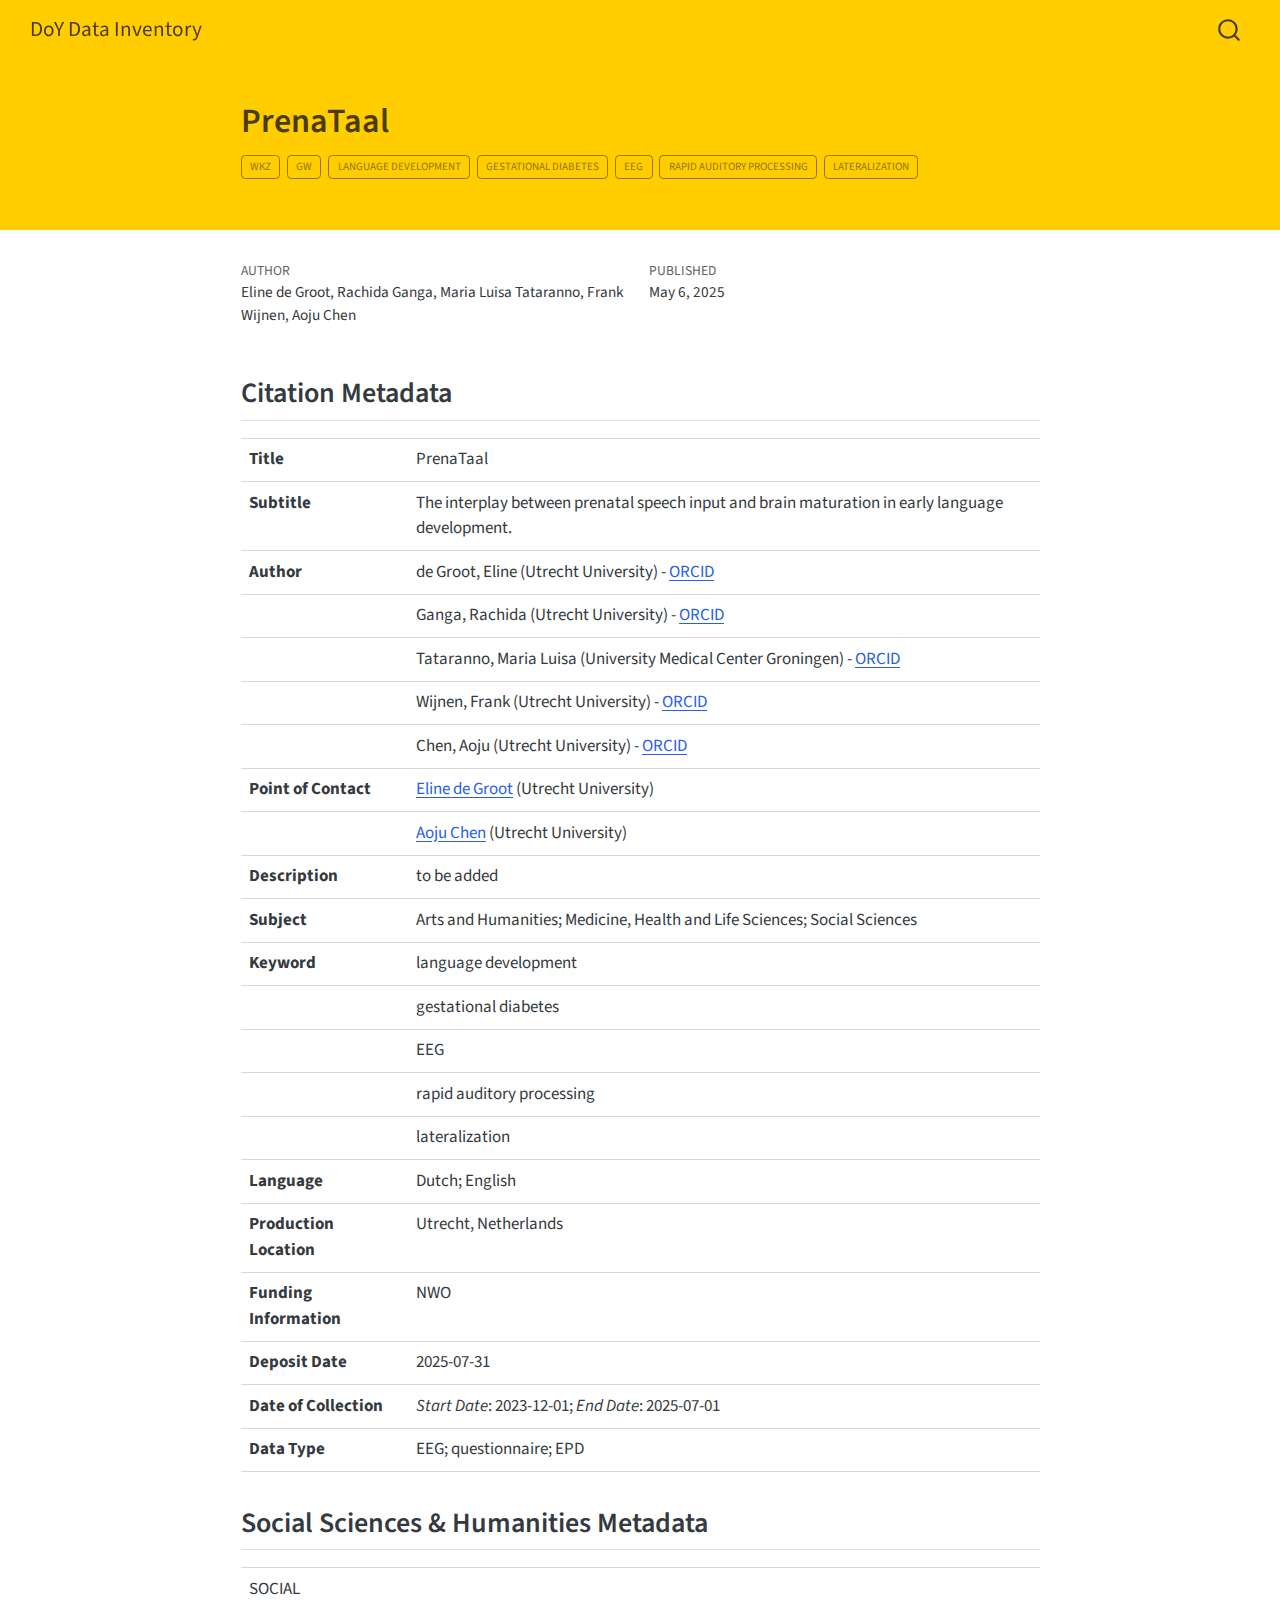
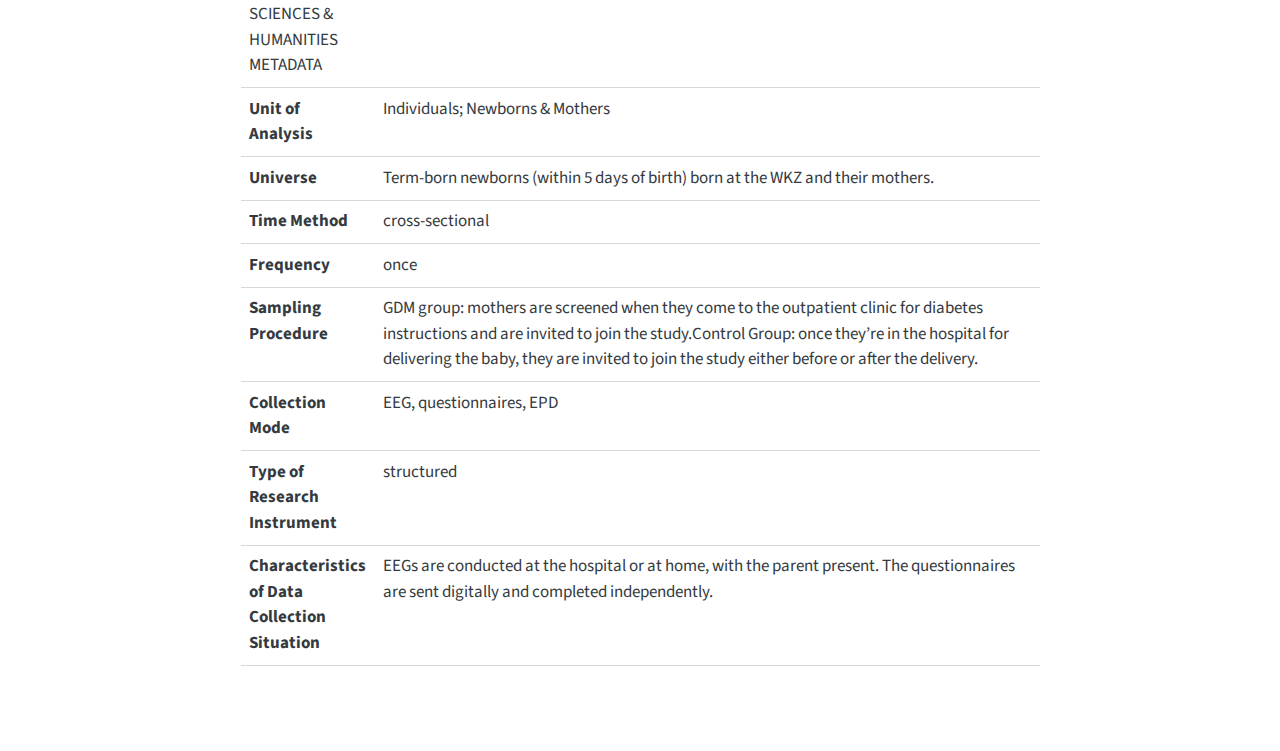
<file: docs/posts/prenataal/index.html>
<!DOCTYPE html>
<html xmlns="http://www.w3.org/1999/xhtml" lang="en" xml:lang="en"><head>

<meta charset="utf-8">
<meta name="generator" content="quarto-1.6.40">

<meta name="viewport" content="width=device-width, initial-scale=1.0, user-scalable=yes">

<meta name="author" content="Eline de Groot, Rachida Ganga, Maria Luisa Tataranno, Frank Wijnen, Aoju Chen">
<meta name="dcterms.date" content="2025-05-06">

<title>PrenaTaal – DoY Data Inventory</title>
<style>
code{white-space: pre-wrap;}
span.smallcaps{font-variant: small-caps;}
div.columns{display: flex; gap: min(4vw, 1.5em);}
div.column{flex: auto; overflow-x: auto;}
div.hanging-indent{margin-left: 1.5em; text-indent: -1.5em;}
ul.task-list{list-style: none;}
ul.task-list li input[type="checkbox"] {
  width: 0.8em;
  margin: 0 0.8em 0.2em -1em; /* quarto-specific, see https://github.com/quarto-dev/quarto-cli/issues/4556 */ 
  vertical-align: middle;
}
</style>


<script src="../../site_libs/quarto-nav/quarto-nav.js"></script>
<script src="../../site_libs/quarto-nav/headroom.min.js"></script>
<script src="../../site_libs/clipboard/clipboard.min.js"></script>
<script src="../../site_libs/quarto-search/autocomplete.umd.js"></script>
<script src="../../site_libs/quarto-search/fuse.min.js"></script>
<script src="../../site_libs/quarto-search/quarto-search.js"></script>
<meta name="quarto:offset" content="../../">
<script src="../../site_libs/quarto-html/quarto.js"></script>
<script src="../../site_libs/quarto-html/popper.min.js"></script>
<script src="../../site_libs/quarto-html/tippy.umd.min.js"></script>
<script src="../../site_libs/quarto-html/anchor.min.js"></script>
<link href="../../site_libs/quarto-html/tippy.css" rel="stylesheet">
<link href="../../site_libs/quarto-html/quarto-syntax-highlighting-549806ee2085284f45b00abea8c6df48.css" rel="stylesheet" id="quarto-text-highlighting-styles">
<script src="../../site_libs/bootstrap/bootstrap.min.js"></script>
<link href="../../site_libs/bootstrap/bootstrap-icons.css" rel="stylesheet">
<link href="../../site_libs/bootstrap/bootstrap-38903eb8cfb64320fc66a7c3cfca645f.min.css" rel="stylesheet" append-hash="true" id="quarto-bootstrap" data-mode="light">
<script id="quarto-search-options" type="application/json">{
  "location": "navbar",
  "copy-button": false,
  "collapse-after": 3,
  "panel-placement": "end",
  "type": "overlay",
  "limit": 50,
  "keyboard-shortcut": [
    "f",
    "/",
    "s"
  ],
  "show-item-context": false,
  "language": {
    "search-no-results-text": "No results",
    "search-matching-documents-text": "matching documents",
    "search-copy-link-title": "Copy link to search",
    "search-hide-matches-text": "Hide additional matches",
    "search-more-match-text": "more match in this document",
    "search-more-matches-text": "more matches in this document",
    "search-clear-button-title": "Clear",
    "search-text-placeholder": "",
    "search-detached-cancel-button-title": "Cancel",
    "search-submit-button-title": "Submit",
    "search-label": "Search"
  }
}</script>


<link rel="stylesheet" href="../../styles.css">
</head>

<body class="nav-fixed fullcontent">

<div id="quarto-search-results"></div>
  <header id="quarto-header" class="headroom fixed-top quarto-banner">
    <nav class="navbar navbar-expand-lg " data-bs-theme="dark">
      <div class="navbar-container container-fluid">
      <div class="navbar-brand-container mx-auto">
    <a class="navbar-brand" href="../../index.html">
    <span class="navbar-title">DoY Data Inventory</span>
    </a>
  </div>
        <div class="quarto-navbar-tools tools-end">
</div>
          <div id="quarto-search" class="" title="Search"></div>
      </div> <!-- /container-fluid -->
    </nav>
</header>
<!-- content -->
<header id="title-block-header" class="quarto-title-block default page-columns page-full">
  <div class="quarto-title-banner page-columns page-full">
    <div class="quarto-title column-body">
      <h1 class="title">PrenaTaal</h1>
                                <div class="quarto-categories">
                <div class="quarto-category">WKZ</div>
                <div class="quarto-category">GW</div>
                <div class="quarto-category">language development</div>
                <div class="quarto-category">gestational diabetes</div>
                <div class="quarto-category">EEG</div>
                <div class="quarto-category">rapid auditory processing</div>
                <div class="quarto-category">lateralization</div>
              </div>
                  </div>
  </div>
    
  
  <div class="quarto-title-meta">

      <div>
      <div class="quarto-title-meta-heading">Author</div>
      <div class="quarto-title-meta-contents">
               <p>Eline de Groot, Rachida Ganga, Maria Luisa Tataranno, Frank Wijnen, Aoju Chen </p>
            </div>
    </div>
      
      <div>
      <div class="quarto-title-meta-heading">Published</div>
      <div class="quarto-title-meta-contents">
        <p class="date">May 6, 2025</p>
      </div>
    </div>
    
      
    </div>
    
  
  </header><div id="quarto-content" class="quarto-container page-columns page-rows-contents page-layout-article page-navbar">
<!-- sidebar -->
<!-- margin-sidebar -->
    
<!-- main -->
<main class="content quarto-banner-title-block" id="quarto-document-content">





<section id="citation-metadata" class="level2">
<h2 class="anchored" data-anchor-id="citation-metadata">Citation Metadata</h2>
<table class="caption-top table">
<tbody>
<tr class="odd">
<td style="text-align: left;"><strong>Title</strong></td>
<td style="text-align: left;">PrenaTaal</td>
</tr>
<tr class="even">
<td style="text-align: left;"><strong>Subtitle</strong></td>
<td style="text-align: left;">The interplay between prenatal speech input and brain maturation in early language development.</td>
</tr>
<tr class="odd">
<td style="text-align: left;"><strong>Author</strong></td>
<td style="text-align: left;">de Groot, Eline (Utrecht University) - <a href="https://orcid.org/0000-0001-8182-552X">ORCID</a></td>
</tr>
<tr class="even">
<td style="text-align: left;"></td>
<td style="text-align: left;">Ganga, Rachida (Utrecht University) - <a href="https://orcid.org/0000-0003-2603-0972">ORCID</a></td>
</tr>
<tr class="odd">
<td style="text-align: left;"></td>
<td style="text-align: left;">Tataranno, Maria Luisa (University Medical Center Groningen) - <a href="https://orcid.org/0000-0002-8304-5399">ORCID</a></td>
</tr>
<tr class="even">
<td style="text-align: left;"></td>
<td style="text-align: left;">Wijnen, Frank (Utrecht University) - <a href="https://orcid.org/0000-0002-7196-6000">ORCID</a></td>
</tr>
<tr class="odd">
<td style="text-align: left;"></td>
<td style="text-align: left;">Chen, Aoju (Utrecht University) - <a href="https://orcid.org/0000-0002-6745-9794">ORCID</a></td>
</tr>
<tr class="even">
<td style="text-align: left;"><strong>Point of Contact</strong></td>
<td style="text-align: left;"><a href="e.r.degroot@uu.nl">Eline de Groot</a> (Utrecht University)</td>
</tr>
<tr class="odd">
<td style="text-align: left;"></td>
<td style="text-align: left;"><a href="aoju.chen@uu.nl">Aoju Chen</a> (Utrecht University)</td>
</tr>
<tr class="even">
<td style="text-align: left;"><strong>Description</strong></td>
<td style="text-align: left;">to be added</td>
</tr>
<tr class="odd">
<td style="text-align: left;"><strong>Subject</strong></td>
<td style="text-align: left;">Arts and Humanities; Medicine, Health and Life Sciences; Social Sciences</td>
</tr>
<tr class="even">
<td style="text-align: left;"><strong>Keyword</strong></td>
<td style="text-align: left;">language development</td>
</tr>
<tr class="odd">
<td style="text-align: left;"></td>
<td style="text-align: left;">gestational diabetes</td>
</tr>
<tr class="even">
<td style="text-align: left;"></td>
<td style="text-align: left;">EEG</td>
</tr>
<tr class="odd">
<td style="text-align: left;"></td>
<td style="text-align: left;">rapid auditory processing</td>
</tr>
<tr class="even">
<td style="text-align: left;"></td>
<td style="text-align: left;">lateralization</td>
</tr>
<tr class="odd">
<td style="text-align: left;"><strong>Language</strong></td>
<td style="text-align: left;">Dutch; English</td>
</tr>
<tr class="even">
<td style="text-align: left;"><strong>Production Location</strong></td>
<td style="text-align: left;">Utrecht, Netherlands</td>
</tr>
<tr class="odd">
<td style="text-align: left;"><strong>Funding Information</strong></td>
<td style="text-align: left;">NWO</td>
</tr>
<tr class="even">
<td style="text-align: left;"><strong>Deposit Date</strong></td>
<td style="text-align: left;">2025-07-31</td>
</tr>
<tr class="odd">
<td style="text-align: left;"><strong>Date of Collection</strong></td>
<td style="text-align: left;"><em>Start Date</em>: 2023-12-01; <em>End Date</em>: 2025-07-01</td>
</tr>
<tr class="even">
<td style="text-align: left;"><strong>Data Type</strong></td>
<td style="text-align: left;">EEG; questionnaire; EPD</td>
</tr>
</tbody>
</table>
</section>
<section id="social-sciences-humanities-metadata" class="level2">
<h2 class="anchored" data-anchor-id="social-sciences-humanities-metadata">Social Sciences &amp; Humanities Metadata</h2>
<table class="caption-top table">
<colgroup>
<col style="width: 15%">
<col style="width: 84%">
</colgroup>
<tbody>
<tr class="odd">
<td style="text-align: left;">SOCIAL SCIENCES &amp; HUMANITIES METADATA</td>
<td style="text-align: left;"></td>
</tr>
<tr class="even">
<td style="text-align: left;"><strong>Unit of Analysis</strong></td>
<td style="text-align: left;">Individuals; Newborns &amp; Mothers</td>
</tr>
<tr class="odd">
<td style="text-align: left;"><strong>Universe</strong></td>
<td style="text-align: left;">Term-born newborns (within 5 days of birth) born at the WKZ and their mothers.</td>
</tr>
<tr class="even">
<td style="text-align: left;"><strong>Time Method</strong></td>
<td style="text-align: left;">cross-sectional</td>
</tr>
<tr class="odd">
<td style="text-align: left;"><strong>Frequency</strong></td>
<td style="text-align: left;">once</td>
</tr>
<tr class="even">
<td style="text-align: left;"><strong>Sampling Procedure</strong></td>
<td style="text-align: left;">GDM group: mothers are screened when they come to the outpatient clinic for diabetes instructions and are invited to join the study.Control Group: once they’re in the hospital for delivering the baby, they are invited to join the study either before or after the delivery.</td>
</tr>
<tr class="odd">
<td style="text-align: left;"><strong>Collection Mode</strong></td>
<td style="text-align: left;">EEG, questionnaires, EPD</td>
</tr>
<tr class="even">
<td style="text-align: left;"><strong>Type of Research Instrument</strong></td>
<td style="text-align: left;">structured</td>
</tr>
<tr class="odd">
<td style="text-align: left;"><strong>Characteristics of Data Collection Situation</strong></td>
<td style="text-align: left;">EEGs are conducted at the hospital or at home, with the parent present. The questionnaires are sent digitally and completed independently.</td>
</tr>
</tbody>
</table>


</section>

</main> <!-- /main -->
<script id="quarto-html-after-body" type="application/javascript">
window.document.addEventListener("DOMContentLoaded", function (event) {
  const toggleBodyColorMode = (bsSheetEl) => {
    const mode = bsSheetEl.getAttribute("data-mode");
    const bodyEl = window.document.querySelector("body");
    if (mode === "dark") {
      bodyEl.classList.add("quarto-dark");
      bodyEl.classList.remove("quarto-light");
    } else {
      bodyEl.classList.add("quarto-light");
      bodyEl.classList.remove("quarto-dark");
    }
  }
  const toggleBodyColorPrimary = () => {
    const bsSheetEl = window.document.querySelector("link#quarto-bootstrap");
    if (bsSheetEl) {
      toggleBodyColorMode(bsSheetEl);
    }
  }
  toggleBodyColorPrimary();  
  const icon = "";
  const anchorJS = new window.AnchorJS();
  anchorJS.options = {
    placement: 'right',
    icon: icon
  };
  anchorJS.add('.anchored');
  const isCodeAnnotation = (el) => {
    for (const clz of el.classList) {
      if (clz.startsWith('code-annotation-')) {                     
        return true;
      }
    }
    return false;
  }
  const onCopySuccess = function(e) {
    // button target
    const button = e.trigger;
    // don't keep focus
    button.blur();
    // flash "checked"
    button.classList.add('code-copy-button-checked');
    var currentTitle = button.getAttribute("title");
    button.setAttribute("title", "Copied!");
    let tooltip;
    if (window.bootstrap) {
      button.setAttribute("data-bs-toggle", "tooltip");
      button.setAttribute("data-bs-placement", "left");
      button.setAttribute("data-bs-title", "Copied!");
      tooltip = new bootstrap.Tooltip(button, 
        { trigger: "manual", 
          customClass: "code-copy-button-tooltip",
          offset: [0, -8]});
      tooltip.show();    
    }
    setTimeout(function() {
      if (tooltip) {
        tooltip.hide();
        button.removeAttribute("data-bs-title");
        button.removeAttribute("data-bs-toggle");
        button.removeAttribute("data-bs-placement");
      }
      button.setAttribute("title", currentTitle);
      button.classList.remove('code-copy-button-checked');
    }, 1000);
    // clear code selection
    e.clearSelection();
  }
  const getTextToCopy = function(trigger) {
      const codeEl = trigger.previousElementSibling.cloneNode(true);
      for (const childEl of codeEl.children) {
        if (isCodeAnnotation(childEl)) {
          childEl.remove();
        }
      }
      return codeEl.innerText;
  }
  const clipboard = new window.ClipboardJS('.code-copy-button:not([data-in-quarto-modal])', {
    text: getTextToCopy
  });
  clipboard.on('success', onCopySuccess);
  if (window.document.getElementById('quarto-embedded-source-code-modal')) {
    const clipboardModal = new window.ClipboardJS('.code-copy-button[data-in-quarto-modal]', {
      text: getTextToCopy,
      container: window.document.getElementById('quarto-embedded-source-code-modal')
    });
    clipboardModal.on('success', onCopySuccess);
  }
    var localhostRegex = new RegExp(/^(?:http|https):\/\/localhost\:?[0-9]*\//);
    var mailtoRegex = new RegExp(/^mailto:/);
      var filterRegex = new RegExp('/' + window.location.host + '/');
    var isInternal = (href) => {
        return filterRegex.test(href) || localhostRegex.test(href) || mailtoRegex.test(href);
    }
    // Inspect non-navigation links and adorn them if external
 	var links = window.document.querySelectorAll('a[href]:not(.nav-link):not(.navbar-brand):not(.toc-action):not(.sidebar-link):not(.sidebar-item-toggle):not(.pagination-link):not(.no-external):not([aria-hidden]):not(.dropdown-item):not(.quarto-navigation-tool):not(.about-link)');
    for (var i=0; i<links.length; i++) {
      const link = links[i];
      if (!isInternal(link.href)) {
        // undo the damage that might have been done by quarto-nav.js in the case of
        // links that we want to consider external
        if (link.dataset.originalHref !== undefined) {
          link.href = link.dataset.originalHref;
        }
      }
    }
  function tippyHover(el, contentFn, onTriggerFn, onUntriggerFn) {
    const config = {
      allowHTML: true,
      maxWidth: 500,
      delay: 100,
      arrow: false,
      appendTo: function(el) {
          return el.parentElement;
      },
      interactive: true,
      interactiveBorder: 10,
      theme: 'quarto',
      placement: 'bottom-start',
    };
    if (contentFn) {
      config.content = contentFn;
    }
    if (onTriggerFn) {
      config.onTrigger = onTriggerFn;
    }
    if (onUntriggerFn) {
      config.onUntrigger = onUntriggerFn;
    }
    window.tippy(el, config); 
  }
  const noterefs = window.document.querySelectorAll('a[role="doc-noteref"]');
  for (var i=0; i<noterefs.length; i++) {
    const ref = noterefs[i];
    tippyHover(ref, function() {
      // use id or data attribute instead here
      let href = ref.getAttribute('data-footnote-href') || ref.getAttribute('href');
      try { href = new URL(href).hash; } catch {}
      const id = href.replace(/^#\/?/, "");
      const note = window.document.getElementById(id);
      if (note) {
        return note.innerHTML;
      } else {
        return "";
      }
    });
  }
  const xrefs = window.document.querySelectorAll('a.quarto-xref');
  const processXRef = (id, note) => {
    // Strip column container classes
    const stripColumnClz = (el) => {
      el.classList.remove("page-full", "page-columns");
      if (el.children) {
        for (const child of el.children) {
          stripColumnClz(child);
        }
      }
    }
    stripColumnClz(note)
    if (id === null || id.startsWith('sec-')) {
      // Special case sections, only their first couple elements
      const container = document.createElement("div");
      if (note.children && note.children.length > 2) {
        container.appendChild(note.children[0].cloneNode(true));
        for (let i = 1; i < note.children.length; i++) {
          const child = note.children[i];
          if (child.tagName === "P" && child.innerText === "") {
            continue;
          } else {
            container.appendChild(child.cloneNode(true));
            break;
          }
        }
        if (window.Quarto?.typesetMath) {
          window.Quarto.typesetMath(container);
        }
        return container.innerHTML
      } else {
        if (window.Quarto?.typesetMath) {
          window.Quarto.typesetMath(note);
        }
        return note.innerHTML;
      }
    } else {
      // Remove any anchor links if they are present
      const anchorLink = note.querySelector('a.anchorjs-link');
      if (anchorLink) {
        anchorLink.remove();
      }
      if (window.Quarto?.typesetMath) {
        window.Quarto.typesetMath(note);
      }
      if (note.classList.contains("callout")) {
        return note.outerHTML;
      } else {
        return note.innerHTML;
      }
    }
  }
  for (var i=0; i<xrefs.length; i++) {
    const xref = xrefs[i];
    tippyHover(xref, undefined, function(instance) {
      instance.disable();
      let url = xref.getAttribute('href');
      let hash = undefined; 
      if (url.startsWith('#')) {
        hash = url;
      } else {
        try { hash = new URL(url).hash; } catch {}
      }
      if (hash) {
        const id = hash.replace(/^#\/?/, "");
        const note = window.document.getElementById(id);
        if (note !== null) {
          try {
            const html = processXRef(id, note.cloneNode(true));
            instance.setContent(html);
          } finally {
            instance.enable();
            instance.show();
          }
        } else {
          // See if we can fetch this
          fetch(url.split('#')[0])
          .then(res => res.text())
          .then(html => {
            const parser = new DOMParser();
            const htmlDoc = parser.parseFromString(html, "text/html");
            const note = htmlDoc.getElementById(id);
            if (note !== null) {
              const html = processXRef(id, note);
              instance.setContent(html);
            } 
          }).finally(() => {
            instance.enable();
            instance.show();
          });
        }
      } else {
        // See if we can fetch a full url (with no hash to target)
        // This is a special case and we should probably do some content thinning / targeting
        fetch(url)
        .then(res => res.text())
        .then(html => {
          const parser = new DOMParser();
          const htmlDoc = parser.parseFromString(html, "text/html");
          const note = htmlDoc.querySelector('main.content');
          if (note !== null) {
            // This should only happen for chapter cross references
            // (since there is no id in the URL)
            // remove the first header
            if (note.children.length > 0 && note.children[0].tagName === "HEADER") {
              note.children[0].remove();
            }
            const html = processXRef(null, note);
            instance.setContent(html);
          } 
        }).finally(() => {
          instance.enable();
          instance.show();
        });
      }
    }, function(instance) {
    });
  }
      let selectedAnnoteEl;
      const selectorForAnnotation = ( cell, annotation) => {
        let cellAttr = 'data-code-cell="' + cell + '"';
        let lineAttr = 'data-code-annotation="' +  annotation + '"';
        const selector = 'span[' + cellAttr + '][' + lineAttr + ']';
        return selector;
      }
      const selectCodeLines = (annoteEl) => {
        const doc = window.document;
        const targetCell = annoteEl.getAttribute("data-target-cell");
        const targetAnnotation = annoteEl.getAttribute("data-target-annotation");
        const annoteSpan = window.document.querySelector(selectorForAnnotation(targetCell, targetAnnotation));
        const lines = annoteSpan.getAttribute("data-code-lines").split(",");
        const lineIds = lines.map((line) => {
          return targetCell + "-" + line;
        })
        let top = null;
        let height = null;
        let parent = null;
        if (lineIds.length > 0) {
            //compute the position of the single el (top and bottom and make a div)
            const el = window.document.getElementById(lineIds[0]);
            top = el.offsetTop;
            height = el.offsetHeight;
            parent = el.parentElement.parentElement;
          if (lineIds.length > 1) {
            const lastEl = window.document.getElementById(lineIds[lineIds.length - 1]);
            const bottom = lastEl.offsetTop + lastEl.offsetHeight;
            height = bottom - top;
          }
          if (top !== null && height !== null && parent !== null) {
            // cook up a div (if necessary) and position it 
            let div = window.document.getElementById("code-annotation-line-highlight");
            if (div === null) {
              div = window.document.createElement("div");
              div.setAttribute("id", "code-annotation-line-highlight");
              div.style.position = 'absolute';
              parent.appendChild(div);
            }
            div.style.top = top - 2 + "px";
            div.style.height = height + 4 + "px";
            div.style.left = 0;
            let gutterDiv = window.document.getElementById("code-annotation-line-highlight-gutter");
            if (gutterDiv === null) {
              gutterDiv = window.document.createElement("div");
              gutterDiv.setAttribute("id", "code-annotation-line-highlight-gutter");
              gutterDiv.style.position = 'absolute';
              const codeCell = window.document.getElementById(targetCell);
              const gutter = codeCell.querySelector('.code-annotation-gutter');
              gutter.appendChild(gutterDiv);
            }
            gutterDiv.style.top = top - 2 + "px";
            gutterDiv.style.height = height + 4 + "px";
          }
          selectedAnnoteEl = annoteEl;
        }
      };
      const unselectCodeLines = () => {
        const elementsIds = ["code-annotation-line-highlight", "code-annotation-line-highlight-gutter"];
        elementsIds.forEach((elId) => {
          const div = window.document.getElementById(elId);
          if (div) {
            div.remove();
          }
        });
        selectedAnnoteEl = undefined;
      };
        // Handle positioning of the toggle
    window.addEventListener(
      "resize",
      throttle(() => {
        elRect = undefined;
        if (selectedAnnoteEl) {
          selectCodeLines(selectedAnnoteEl);
        }
      }, 10)
    );
    function throttle(fn, ms) {
    let throttle = false;
    let timer;
      return (...args) => {
        if(!throttle) { // first call gets through
            fn.apply(this, args);
            throttle = true;
        } else { // all the others get throttled
            if(timer) clearTimeout(timer); // cancel #2
            timer = setTimeout(() => {
              fn.apply(this, args);
              timer = throttle = false;
            }, ms);
        }
      };
    }
      // Attach click handler to the DT
      const annoteDls = window.document.querySelectorAll('dt[data-target-cell]');
      for (const annoteDlNode of annoteDls) {
        annoteDlNode.addEventListener('click', (event) => {
          const clickedEl = event.target;
          if (clickedEl !== selectedAnnoteEl) {
            unselectCodeLines();
            const activeEl = window.document.querySelector('dt[data-target-cell].code-annotation-active');
            if (activeEl) {
              activeEl.classList.remove('code-annotation-active');
            }
            selectCodeLines(clickedEl);
            clickedEl.classList.add('code-annotation-active');
          } else {
            // Unselect the line
            unselectCodeLines();
            clickedEl.classList.remove('code-annotation-active');
          }
        });
      }
  const findCites = (el) => {
    const parentEl = el.parentElement;
    if (parentEl) {
      const cites = parentEl.dataset.cites;
      if (cites) {
        return {
          el,
          cites: cites.split(' ')
        };
      } else {
        return findCites(el.parentElement)
      }
    } else {
      return undefined;
    }
  };
  var bibliorefs = window.document.querySelectorAll('a[role="doc-biblioref"]');
  for (var i=0; i<bibliorefs.length; i++) {
    const ref = bibliorefs[i];
    const citeInfo = findCites(ref);
    if (citeInfo) {
      tippyHover(citeInfo.el, function() {
        var popup = window.document.createElement('div');
        citeInfo.cites.forEach(function(cite) {
          var citeDiv = window.document.createElement('div');
          citeDiv.classList.add('hanging-indent');
          citeDiv.classList.add('csl-entry');
          var biblioDiv = window.document.getElementById('ref-' + cite);
          if (biblioDiv) {
            citeDiv.innerHTML = biblioDiv.innerHTML;
          }
          popup.appendChild(citeDiv);
        });
        return popup.innerHTML;
      });
    }
  }
});
</script>
</div> <!-- /content -->




</body></html>
</file>
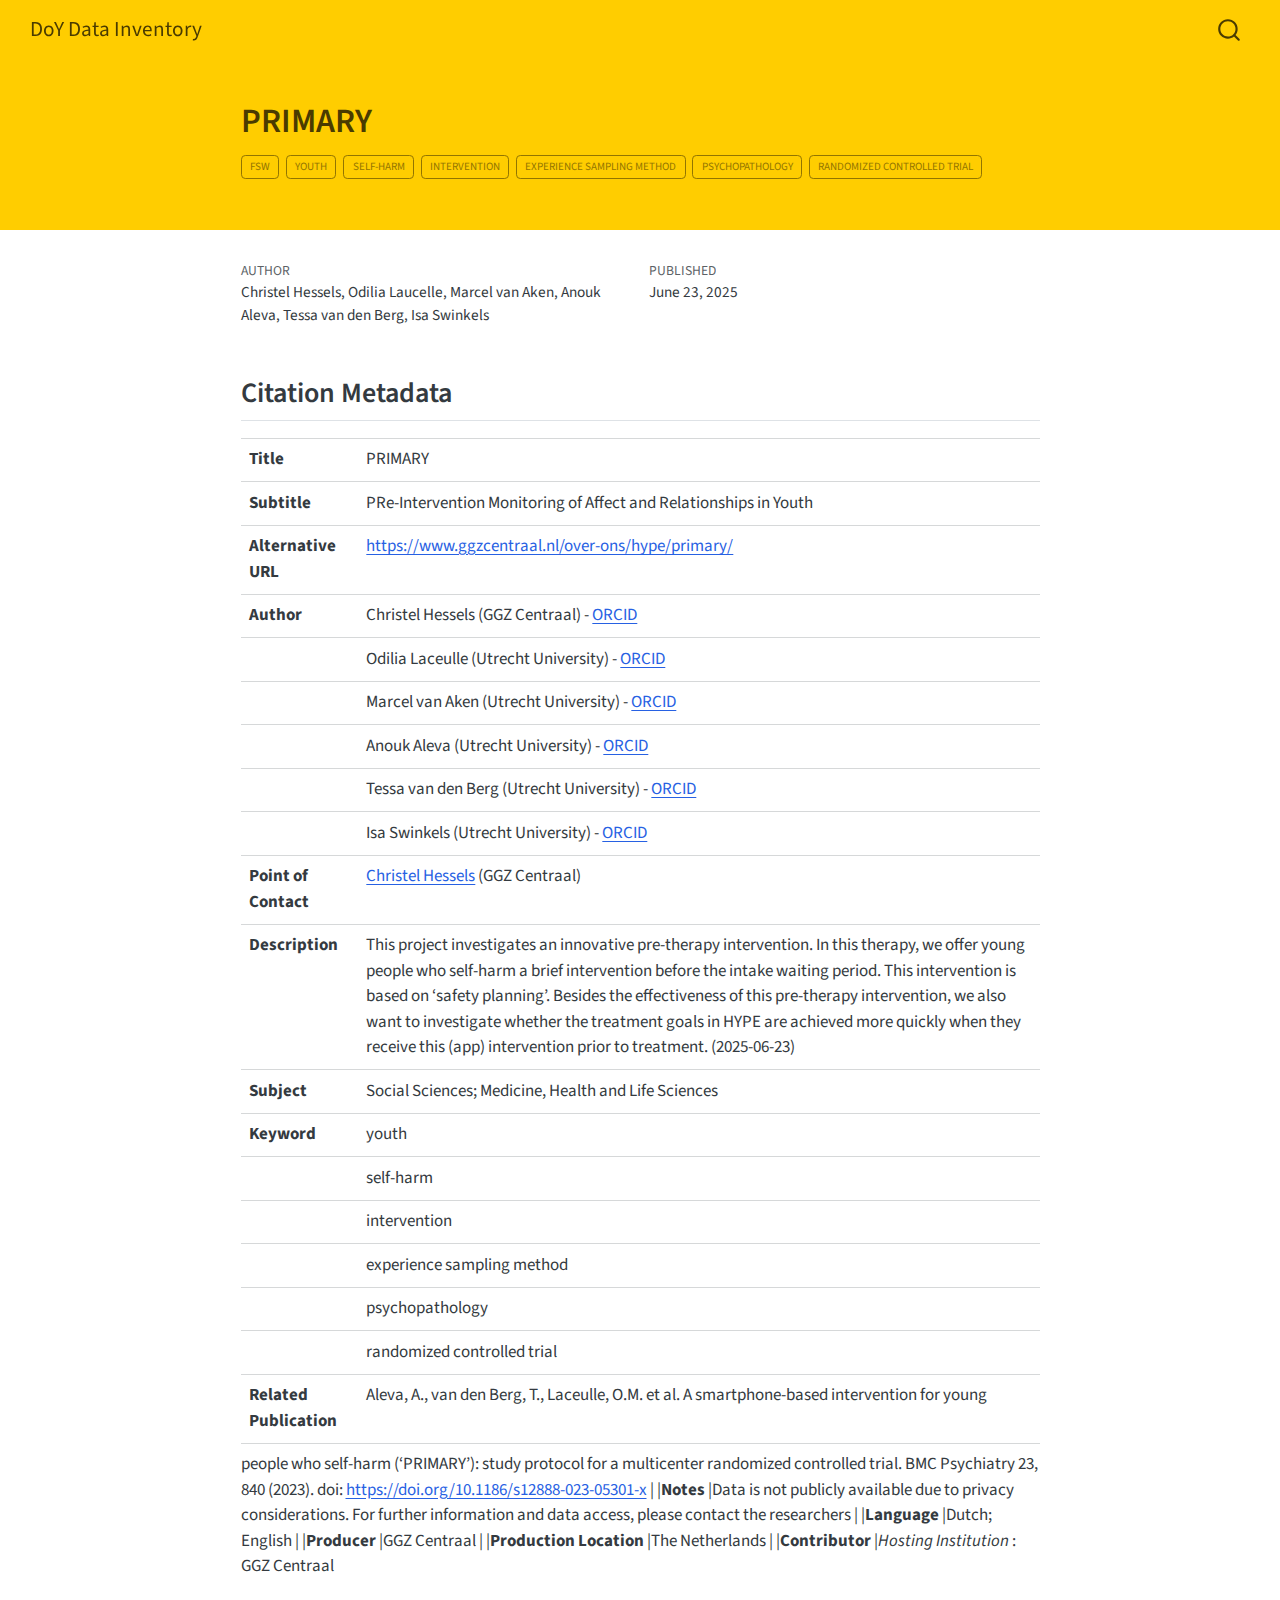
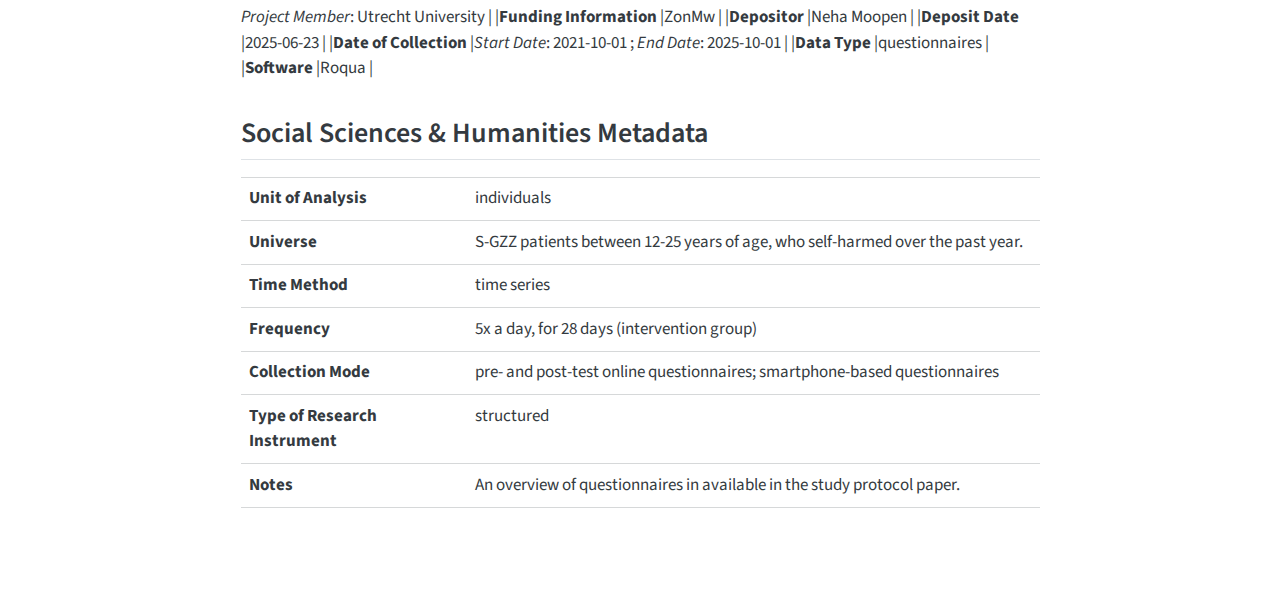
<file: docs/posts/primary/index.html>
<!DOCTYPE html>
<html xmlns="http://www.w3.org/1999/xhtml" lang="en" xml:lang="en"><head>

<meta charset="utf-8">
<meta name="generator" content="quarto-1.6.40">

<meta name="viewport" content="width=device-width, initial-scale=1.0, user-scalable=yes">

<meta name="author" content="Christel Hessels, Odilia Laucelle, Marcel van Aken, Anouk Aleva, Tessa van den Berg, Isa Swinkels">
<meta name="dcterms.date" content="2025-06-23">

<title>PRIMARY – DoY Data Inventory</title>
<style>
code{white-space: pre-wrap;}
span.smallcaps{font-variant: small-caps;}
div.columns{display: flex; gap: min(4vw, 1.5em);}
div.column{flex: auto; overflow-x: auto;}
div.hanging-indent{margin-left: 1.5em; text-indent: -1.5em;}
ul.task-list{list-style: none;}
ul.task-list li input[type="checkbox"] {
  width: 0.8em;
  margin: 0 0.8em 0.2em -1em; /* quarto-specific, see https://github.com/quarto-dev/quarto-cli/issues/4556 */ 
  vertical-align: middle;
}
</style>


<script src="../../site_libs/quarto-nav/quarto-nav.js"></script>
<script src="../../site_libs/quarto-nav/headroom.min.js"></script>
<script src="../../site_libs/clipboard/clipboard.min.js"></script>
<script src="../../site_libs/quarto-search/autocomplete.umd.js"></script>
<script src="../../site_libs/quarto-search/fuse.min.js"></script>
<script src="../../site_libs/quarto-search/quarto-search.js"></script>
<meta name="quarto:offset" content="../../">
<script src="../../site_libs/quarto-html/quarto.js"></script>
<script src="../../site_libs/quarto-html/popper.min.js"></script>
<script src="../../site_libs/quarto-html/tippy.umd.min.js"></script>
<script src="../../site_libs/quarto-html/anchor.min.js"></script>
<link href="../../site_libs/quarto-html/tippy.css" rel="stylesheet">
<link href="../../site_libs/quarto-html/quarto-syntax-highlighting-549806ee2085284f45b00abea8c6df48.css" rel="stylesheet" id="quarto-text-highlighting-styles">
<script src="../../site_libs/bootstrap/bootstrap.min.js"></script>
<link href="../../site_libs/bootstrap/bootstrap-icons.css" rel="stylesheet">
<link href="../../site_libs/bootstrap/bootstrap-38903eb8cfb64320fc66a7c3cfca645f.min.css" rel="stylesheet" append-hash="true" id="quarto-bootstrap" data-mode="light">
<script id="quarto-search-options" type="application/json">{
  "location": "navbar",
  "copy-button": false,
  "collapse-after": 3,
  "panel-placement": "end",
  "type": "overlay",
  "limit": 50,
  "keyboard-shortcut": [
    "f",
    "/",
    "s"
  ],
  "show-item-context": false,
  "language": {
    "search-no-results-text": "No results",
    "search-matching-documents-text": "matching documents",
    "search-copy-link-title": "Copy link to search",
    "search-hide-matches-text": "Hide additional matches",
    "search-more-match-text": "more match in this document",
    "search-more-matches-text": "more matches in this document",
    "search-clear-button-title": "Clear",
    "search-text-placeholder": "",
    "search-detached-cancel-button-title": "Cancel",
    "search-submit-button-title": "Submit",
    "search-label": "Search"
  }
}</script>


<link rel="stylesheet" href="../../styles.css">
</head>

<body class="nav-fixed fullcontent">

<div id="quarto-search-results"></div>
  <header id="quarto-header" class="headroom fixed-top quarto-banner">
    <nav class="navbar navbar-expand-lg " data-bs-theme="dark">
      <div class="navbar-container container-fluid">
      <div class="navbar-brand-container mx-auto">
    <a class="navbar-brand" href="../../index.html">
    <span class="navbar-title">DoY Data Inventory</span>
    </a>
  </div>
        <div class="quarto-navbar-tools tools-end">
</div>
          <div id="quarto-search" class="" title="Search"></div>
      </div> <!-- /container-fluid -->
    </nav>
</header>
<!-- content -->
<header id="title-block-header" class="quarto-title-block default page-columns page-full">
  <div class="quarto-title-banner page-columns page-full">
    <div class="quarto-title column-body">
      <h1 class="title">PRIMARY</h1>
                                <div class="quarto-categories">
                <div class="quarto-category">FSW</div>
                <div class="quarto-category">youth</div>
                <div class="quarto-category">self-harm</div>
                <div class="quarto-category">intervention</div>
                <div class="quarto-category">experience sampling method</div>
                <div class="quarto-category">psychopathology</div>
                <div class="quarto-category">randomized controlled trial</div>
              </div>
                  </div>
  </div>
    
  
  <div class="quarto-title-meta">

      <div>
      <div class="quarto-title-meta-heading">Author</div>
      <div class="quarto-title-meta-contents">
               <p>Christel Hessels, Odilia Laucelle, Marcel van Aken, Anouk Aleva, Tessa van den Berg, Isa Swinkels </p>
            </div>
    </div>
      
      <div>
      <div class="quarto-title-meta-heading">Published</div>
      <div class="quarto-title-meta-contents">
        <p class="date">June 23, 2025</p>
      </div>
    </div>
    
      
    </div>
    
  
  </header><div id="quarto-content" class="quarto-container page-columns page-rows-contents page-layout-article page-navbar">
<!-- sidebar -->
<!-- margin-sidebar -->
    
<!-- main -->
<main class="content quarto-banner-title-block" id="quarto-document-content">





<section id="citation-metadata" class="level2">
<h2 class="anchored" data-anchor-id="citation-metadata">Citation Metadata</h2>
<table class="caption-top table">
<tbody>
<tr class="odd">
<td style="text-align: left;"><strong>Title</strong></td>
<td style="text-align: left;">PRIMARY</td>
</tr>
<tr class="even">
<td style="text-align: left;"><strong>Subtitle</strong></td>
<td style="text-align: left;">PRe-Intervention Monitoring of Affect and Relationships in Youth</td>
</tr>
<tr class="odd">
<td style="text-align: left;"><strong>Alternative URL</strong></td>
<td style="text-align: left;"><a href="https://www.ggzcentraal.nl/over-ons/hype/primary/">https://www.ggzcentraal.nl/over-ons/hype/primary/</a></td>
</tr>
<tr class="even">
<td style="text-align: left;"><strong>Author</strong></td>
<td style="text-align: left;">Christel Hessels (GGZ Centraal) - <a href="https://orcid.org/0000-0002-1937-1085">ORCID</a></td>
</tr>
<tr class="odd">
<td style="text-align: left;"></td>
<td style="text-align: left;">Odilia Laceulle (Utrecht University) - <a href="https://orcid.org/0000-0002-4305-512X">ORCID</a></td>
</tr>
<tr class="even">
<td style="text-align: left;"></td>
<td style="text-align: left;">Marcel van Aken (Utrecht University) - <a href="https://orcid.org/0000-0003-3656-4003">ORCID</a></td>
</tr>
<tr class="odd">
<td style="text-align: left;"></td>
<td style="text-align: left;">Anouk Aleva (Utrecht University) - <a href="https://orcid.org/0000-0002-7451-2805">ORCID</a></td>
</tr>
<tr class="even">
<td style="text-align: left;"></td>
<td style="text-align: left;">Tessa van den Berg (Utrecht University) - <a href="https://orcid.org/0000-0001-5879-9159">ORCID</a></td>
</tr>
<tr class="odd">
<td style="text-align: left;"></td>
<td style="text-align: left;">Isa Swinkels (Utrecht University) - <a href="">ORCID</a></td>
</tr>
<tr class="even">
<td style="text-align: left;"><strong>Point of Contact</strong></td>
<td style="text-align: left;"><a href="c.hessels@ggzcentraal.nl">Christel Hessels</a> (GGZ Centraal)</td>
</tr>
<tr class="odd">
<td style="text-align: left;"><strong>Description</strong></td>
<td style="text-align: left;">This project investigates an innovative pre-therapy intervention. In this therapy, we offer young people who self-harm a brief intervention before the intake waiting period. This intervention is based on ‘safety planning’. Besides the effectiveness of this pre-therapy intervention, we also want to investigate whether the treatment goals in HYPE are achieved more quickly when they receive this (app) intervention prior to treatment. (2025-06-23)</td>
</tr>
<tr class="even">
<td style="text-align: left;"><strong>Subject</strong></td>
<td style="text-align: left;">Social Sciences; Medicine, Health and Life Sciences</td>
</tr>
<tr class="odd">
<td style="text-align: left;"><strong>Keyword</strong></td>
<td style="text-align: left;">youth</td>
</tr>
<tr class="even">
<td style="text-align: left;"></td>
<td style="text-align: left;">self-harm</td>
</tr>
<tr class="odd">
<td style="text-align: left;"></td>
<td style="text-align: left;">intervention</td>
</tr>
<tr class="even">
<td style="text-align: left;"></td>
<td style="text-align: left;">experience sampling method</td>
</tr>
<tr class="odd">
<td style="text-align: left;"></td>
<td style="text-align: left;">psychopathology</td>
</tr>
<tr class="even">
<td style="text-align: left;"></td>
<td style="text-align: left;">randomized controlled trial</td>
</tr>
<tr class="odd">
<td style="text-align: left;"><strong>Related Publication</strong></td>
<td style="text-align: left;">Aleva, A., van den Berg, T., Laceulle, O.M. et al.&nbsp;A smartphone-based intervention for young</td>
</tr>
</tbody>
</table>
<p>people who self-harm (‘PRIMARY’): study protocol for a multicenter randomized controlled trial. BMC Psychiatry 23, 840 (2023). doi: <a href="https://doi.org/10.1186/s12888-023-05301-x" class="uri">https://doi.org/10.1186/s12888-023-05301-x</a> | |<strong>Notes</strong> |Data is not publicly available due to privacy considerations. For further information and data access, please contact the researchers | |<strong>Language</strong> |Dutch; English | |<strong>Producer</strong> |GGZ Centraal | |<strong>Production Location</strong> |The Netherlands | |<strong>Contributor</strong> |<em>Hosting Institution</em> : GGZ Centraal<br><br><em>Project Member</em>: Utrecht University | |<strong>Funding Information</strong> |ZonMw | |<strong>Depositor</strong> |Neha Moopen | |<strong>Deposit Date</strong> |2025-06-23 | |<strong>Date of Collection</strong> |<em>Start Date</em>: 2021-10-01 ; <em>End Date</em>: 2025-10-01 | |<strong>Data Type</strong> |questionnaires | |<strong>Software</strong> |Roqua |</p>
</section>
<section id="social-sciences-humanities-metadata" class="level2">
<h2 class="anchored" data-anchor-id="social-sciences-humanities-metadata">Social Sciences &amp; Humanities Metadata</h2>
<table class="caption-top table">
<colgroup>
<col style="width: 28%">
<col style="width: 71%">
</colgroup>
<tbody>
<tr class="odd">
<td style="text-align: left;"><strong>Unit of Analysis</strong></td>
<td style="text-align: left;">individuals</td>
</tr>
<tr class="even">
<td style="text-align: left;"><strong>Universe</strong></td>
<td style="text-align: left;">S-GZZ patients between 12-25 years of age, who self-harmed over the past year.</td>
</tr>
<tr class="odd">
<td style="text-align: left;"><strong>Time Method</strong></td>
<td style="text-align: left;">time series</td>
</tr>
<tr class="even">
<td style="text-align: left;"><strong>Frequency</strong></td>
<td style="text-align: left;">5x a day, for 28 days (intervention group)</td>
</tr>
<tr class="odd">
<td style="text-align: left;"><strong>Collection Mode</strong></td>
<td style="text-align: left;">pre- and post-test online questionnaires; smartphone-based questionnaires</td>
</tr>
<tr class="even">
<td style="text-align: left;"><strong>Type of Research Instrument</strong></td>
<td style="text-align: left;">structured</td>
</tr>
<tr class="odd">
<td style="text-align: left;"><strong>Notes</strong></td>
<td style="text-align: left;">An overview of questionnaires in available in the study protocol paper.</td>
</tr>
</tbody>
</table>


</section>

</main> <!-- /main -->
<script id="quarto-html-after-body" type="application/javascript">
window.document.addEventListener("DOMContentLoaded", function (event) {
  const toggleBodyColorMode = (bsSheetEl) => {
    const mode = bsSheetEl.getAttribute("data-mode");
    const bodyEl = window.document.querySelector("body");
    if (mode === "dark") {
      bodyEl.classList.add("quarto-dark");
      bodyEl.classList.remove("quarto-light");
    } else {
      bodyEl.classList.add("quarto-light");
      bodyEl.classList.remove("quarto-dark");
    }
  }
  const toggleBodyColorPrimary = () => {
    const bsSheetEl = window.document.querySelector("link#quarto-bootstrap");
    if (bsSheetEl) {
      toggleBodyColorMode(bsSheetEl);
    }
  }
  toggleBodyColorPrimary();  
  const icon = "";
  const anchorJS = new window.AnchorJS();
  anchorJS.options = {
    placement: 'right',
    icon: icon
  };
  anchorJS.add('.anchored');
  const isCodeAnnotation = (el) => {
    for (const clz of el.classList) {
      if (clz.startsWith('code-annotation-')) {                     
        return true;
      }
    }
    return false;
  }
  const onCopySuccess = function(e) {
    // button target
    const button = e.trigger;
    // don't keep focus
    button.blur();
    // flash "checked"
    button.classList.add('code-copy-button-checked');
    var currentTitle = button.getAttribute("title");
    button.setAttribute("title", "Copied!");
    let tooltip;
    if (window.bootstrap) {
      button.setAttribute("data-bs-toggle", "tooltip");
      button.setAttribute("data-bs-placement", "left");
      button.setAttribute("data-bs-title", "Copied!");
      tooltip = new bootstrap.Tooltip(button, 
        { trigger: "manual", 
          customClass: "code-copy-button-tooltip",
          offset: [0, -8]});
      tooltip.show();    
    }
    setTimeout(function() {
      if (tooltip) {
        tooltip.hide();
        button.removeAttribute("data-bs-title");
        button.removeAttribute("data-bs-toggle");
        button.removeAttribute("data-bs-placement");
      }
      button.setAttribute("title", currentTitle);
      button.classList.remove('code-copy-button-checked');
    }, 1000);
    // clear code selection
    e.clearSelection();
  }
  const getTextToCopy = function(trigger) {
      const codeEl = trigger.previousElementSibling.cloneNode(true);
      for (const childEl of codeEl.children) {
        if (isCodeAnnotation(childEl)) {
          childEl.remove();
        }
      }
      return codeEl.innerText;
  }
  const clipboard = new window.ClipboardJS('.code-copy-button:not([data-in-quarto-modal])', {
    text: getTextToCopy
  });
  clipboard.on('success', onCopySuccess);
  if (window.document.getElementById('quarto-embedded-source-code-modal')) {
    const clipboardModal = new window.ClipboardJS('.code-copy-button[data-in-quarto-modal]', {
      text: getTextToCopy,
      container: window.document.getElementById('quarto-embedded-source-code-modal')
    });
    clipboardModal.on('success', onCopySuccess);
  }
    var localhostRegex = new RegExp(/^(?:http|https):\/\/localhost\:?[0-9]*\//);
    var mailtoRegex = new RegExp(/^mailto:/);
      var filterRegex = new RegExp('/' + window.location.host + '/');
    var isInternal = (href) => {
        return filterRegex.test(href) || localhostRegex.test(href) || mailtoRegex.test(href);
    }
    // Inspect non-navigation links and adorn them if external
 	var links = window.document.querySelectorAll('a[href]:not(.nav-link):not(.navbar-brand):not(.toc-action):not(.sidebar-link):not(.sidebar-item-toggle):not(.pagination-link):not(.no-external):not([aria-hidden]):not(.dropdown-item):not(.quarto-navigation-tool):not(.about-link)');
    for (var i=0; i<links.length; i++) {
      const link = links[i];
      if (!isInternal(link.href)) {
        // undo the damage that might have been done by quarto-nav.js in the case of
        // links that we want to consider external
        if (link.dataset.originalHref !== undefined) {
          link.href = link.dataset.originalHref;
        }
      }
    }
  function tippyHover(el, contentFn, onTriggerFn, onUntriggerFn) {
    const config = {
      allowHTML: true,
      maxWidth: 500,
      delay: 100,
      arrow: false,
      appendTo: function(el) {
          return el.parentElement;
      },
      interactive: true,
      interactiveBorder: 10,
      theme: 'quarto',
      placement: 'bottom-start',
    };
    if (contentFn) {
      config.content = contentFn;
    }
    if (onTriggerFn) {
      config.onTrigger = onTriggerFn;
    }
    if (onUntriggerFn) {
      config.onUntrigger = onUntriggerFn;
    }
    window.tippy(el, config); 
  }
  const noterefs = window.document.querySelectorAll('a[role="doc-noteref"]');
  for (var i=0; i<noterefs.length; i++) {
    const ref = noterefs[i];
    tippyHover(ref, function() {
      // use id or data attribute instead here
      let href = ref.getAttribute('data-footnote-href') || ref.getAttribute('href');
      try { href = new URL(href).hash; } catch {}
      const id = href.replace(/^#\/?/, "");
      const note = window.document.getElementById(id);
      if (note) {
        return note.innerHTML;
      } else {
        return "";
      }
    });
  }
  const xrefs = window.document.querySelectorAll('a.quarto-xref');
  const processXRef = (id, note) => {
    // Strip column container classes
    const stripColumnClz = (el) => {
      el.classList.remove("page-full", "page-columns");
      if (el.children) {
        for (const child of el.children) {
          stripColumnClz(child);
        }
      }
    }
    stripColumnClz(note)
    if (id === null || id.startsWith('sec-')) {
      // Special case sections, only their first couple elements
      const container = document.createElement("div");
      if (note.children && note.children.length > 2) {
        container.appendChild(note.children[0].cloneNode(true));
        for (let i = 1; i < note.children.length; i++) {
          const child = note.children[i];
          if (child.tagName === "P" && child.innerText === "") {
            continue;
          } else {
            container.appendChild(child.cloneNode(true));
            break;
          }
        }
        if (window.Quarto?.typesetMath) {
          window.Quarto.typesetMath(container);
        }
        return container.innerHTML
      } else {
        if (window.Quarto?.typesetMath) {
          window.Quarto.typesetMath(note);
        }
        return note.innerHTML;
      }
    } else {
      // Remove any anchor links if they are present
      const anchorLink = note.querySelector('a.anchorjs-link');
      if (anchorLink) {
        anchorLink.remove();
      }
      if (window.Quarto?.typesetMath) {
        window.Quarto.typesetMath(note);
      }
      if (note.classList.contains("callout")) {
        return note.outerHTML;
      } else {
        return note.innerHTML;
      }
    }
  }
  for (var i=0; i<xrefs.length; i++) {
    const xref = xrefs[i];
    tippyHover(xref, undefined, function(instance) {
      instance.disable();
      let url = xref.getAttribute('href');
      let hash = undefined; 
      if (url.startsWith('#')) {
        hash = url;
      } else {
        try { hash = new URL(url).hash; } catch {}
      }
      if (hash) {
        const id = hash.replace(/^#\/?/, "");
        const note = window.document.getElementById(id);
        if (note !== null) {
          try {
            const html = processXRef(id, note.cloneNode(true));
            instance.setContent(html);
          } finally {
            instance.enable();
            instance.show();
          }
        } else {
          // See if we can fetch this
          fetch(url.split('#')[0])
          .then(res => res.text())
          .then(html => {
            const parser = new DOMParser();
            const htmlDoc = parser.parseFromString(html, "text/html");
            const note = htmlDoc.getElementById(id);
            if (note !== null) {
              const html = processXRef(id, note);
              instance.setContent(html);
            } 
          }).finally(() => {
            instance.enable();
            instance.show();
          });
        }
      } else {
        // See if we can fetch a full url (with no hash to target)
        // This is a special case and we should probably do some content thinning / targeting
        fetch(url)
        .then(res => res.text())
        .then(html => {
          const parser = new DOMParser();
          const htmlDoc = parser.parseFromString(html, "text/html");
          const note = htmlDoc.querySelector('main.content');
          if (note !== null) {
            // This should only happen for chapter cross references
            // (since there is no id in the URL)
            // remove the first header
            if (note.children.length > 0 && note.children[0].tagName === "HEADER") {
              note.children[0].remove();
            }
            const html = processXRef(null, note);
            instance.setContent(html);
          } 
        }).finally(() => {
          instance.enable();
          instance.show();
        });
      }
    }, function(instance) {
    });
  }
      let selectedAnnoteEl;
      const selectorForAnnotation = ( cell, annotation) => {
        let cellAttr = 'data-code-cell="' + cell + '"';
        let lineAttr = 'data-code-annotation="' +  annotation + '"';
        const selector = 'span[' + cellAttr + '][' + lineAttr + ']';
        return selector;
      }
      const selectCodeLines = (annoteEl) => {
        const doc = window.document;
        const targetCell = annoteEl.getAttribute("data-target-cell");
        const targetAnnotation = annoteEl.getAttribute("data-target-annotation");
        const annoteSpan = window.document.querySelector(selectorForAnnotation(targetCell, targetAnnotation));
        const lines = annoteSpan.getAttribute("data-code-lines").split(",");
        const lineIds = lines.map((line) => {
          return targetCell + "-" + line;
        })
        let top = null;
        let height = null;
        let parent = null;
        if (lineIds.length > 0) {
            //compute the position of the single el (top and bottom and make a div)
            const el = window.document.getElementById(lineIds[0]);
            top = el.offsetTop;
            height = el.offsetHeight;
            parent = el.parentElement.parentElement;
          if (lineIds.length > 1) {
            const lastEl = window.document.getElementById(lineIds[lineIds.length - 1]);
            const bottom = lastEl.offsetTop + lastEl.offsetHeight;
            height = bottom - top;
          }
          if (top !== null && height !== null && parent !== null) {
            // cook up a div (if necessary) and position it 
            let div = window.document.getElementById("code-annotation-line-highlight");
            if (div === null) {
              div = window.document.createElement("div");
              div.setAttribute("id", "code-annotation-line-highlight");
              div.style.position = 'absolute';
              parent.appendChild(div);
            }
            div.style.top = top - 2 + "px";
            div.style.height = height + 4 + "px";
            div.style.left = 0;
            let gutterDiv = window.document.getElementById("code-annotation-line-highlight-gutter");
            if (gutterDiv === null) {
              gutterDiv = window.document.createElement("div");
              gutterDiv.setAttribute("id", "code-annotation-line-highlight-gutter");
              gutterDiv.style.position = 'absolute';
              const codeCell = window.document.getElementById(targetCell);
              const gutter = codeCell.querySelector('.code-annotation-gutter');
              gutter.appendChild(gutterDiv);
            }
            gutterDiv.style.top = top - 2 + "px";
            gutterDiv.style.height = height + 4 + "px";
          }
          selectedAnnoteEl = annoteEl;
        }
      };
      const unselectCodeLines = () => {
        const elementsIds = ["code-annotation-line-highlight", "code-annotation-line-highlight-gutter"];
        elementsIds.forEach((elId) => {
          const div = window.document.getElementById(elId);
          if (div) {
            div.remove();
          }
        });
        selectedAnnoteEl = undefined;
      };
        // Handle positioning of the toggle
    window.addEventListener(
      "resize",
      throttle(() => {
        elRect = undefined;
        if (selectedAnnoteEl) {
          selectCodeLines(selectedAnnoteEl);
        }
      }, 10)
    );
    function throttle(fn, ms) {
    let throttle = false;
    let timer;
      return (...args) => {
        if(!throttle) { // first call gets through
            fn.apply(this, args);
            throttle = true;
        } else { // all the others get throttled
            if(timer) clearTimeout(timer); // cancel #2
            timer = setTimeout(() => {
              fn.apply(this, args);
              timer = throttle = false;
            }, ms);
        }
      };
    }
      // Attach click handler to the DT
      const annoteDls = window.document.querySelectorAll('dt[data-target-cell]');
      for (const annoteDlNode of annoteDls) {
        annoteDlNode.addEventListener('click', (event) => {
          const clickedEl = event.target;
          if (clickedEl !== selectedAnnoteEl) {
            unselectCodeLines();
            const activeEl = window.document.querySelector('dt[data-target-cell].code-annotation-active');
            if (activeEl) {
              activeEl.classList.remove('code-annotation-active');
            }
            selectCodeLines(clickedEl);
            clickedEl.classList.add('code-annotation-active');
          } else {
            // Unselect the line
            unselectCodeLines();
            clickedEl.classList.remove('code-annotation-active');
          }
        });
      }
  const findCites = (el) => {
    const parentEl = el.parentElement;
    if (parentEl) {
      const cites = parentEl.dataset.cites;
      if (cites) {
        return {
          el,
          cites: cites.split(' ')
        };
      } else {
        return findCites(el.parentElement)
      }
    } else {
      return undefined;
    }
  };
  var bibliorefs = window.document.querySelectorAll('a[role="doc-biblioref"]');
  for (var i=0; i<bibliorefs.length; i++) {
    const ref = bibliorefs[i];
    const citeInfo = findCites(ref);
    if (citeInfo) {
      tippyHover(citeInfo.el, function() {
        var popup = window.document.createElement('div');
        citeInfo.cites.forEach(function(cite) {
          var citeDiv = window.document.createElement('div');
          citeDiv.classList.add('hanging-indent');
          citeDiv.classList.add('csl-entry');
          var biblioDiv = window.document.getElementById('ref-' + cite);
          if (biblioDiv) {
            citeDiv.innerHTML = biblioDiv.innerHTML;
          }
          popup.appendChild(citeDiv);
        });
        return popup.innerHTML;
      });
    }
  }
});
</script>
</div> <!-- /content -->




</body></html>
</file>
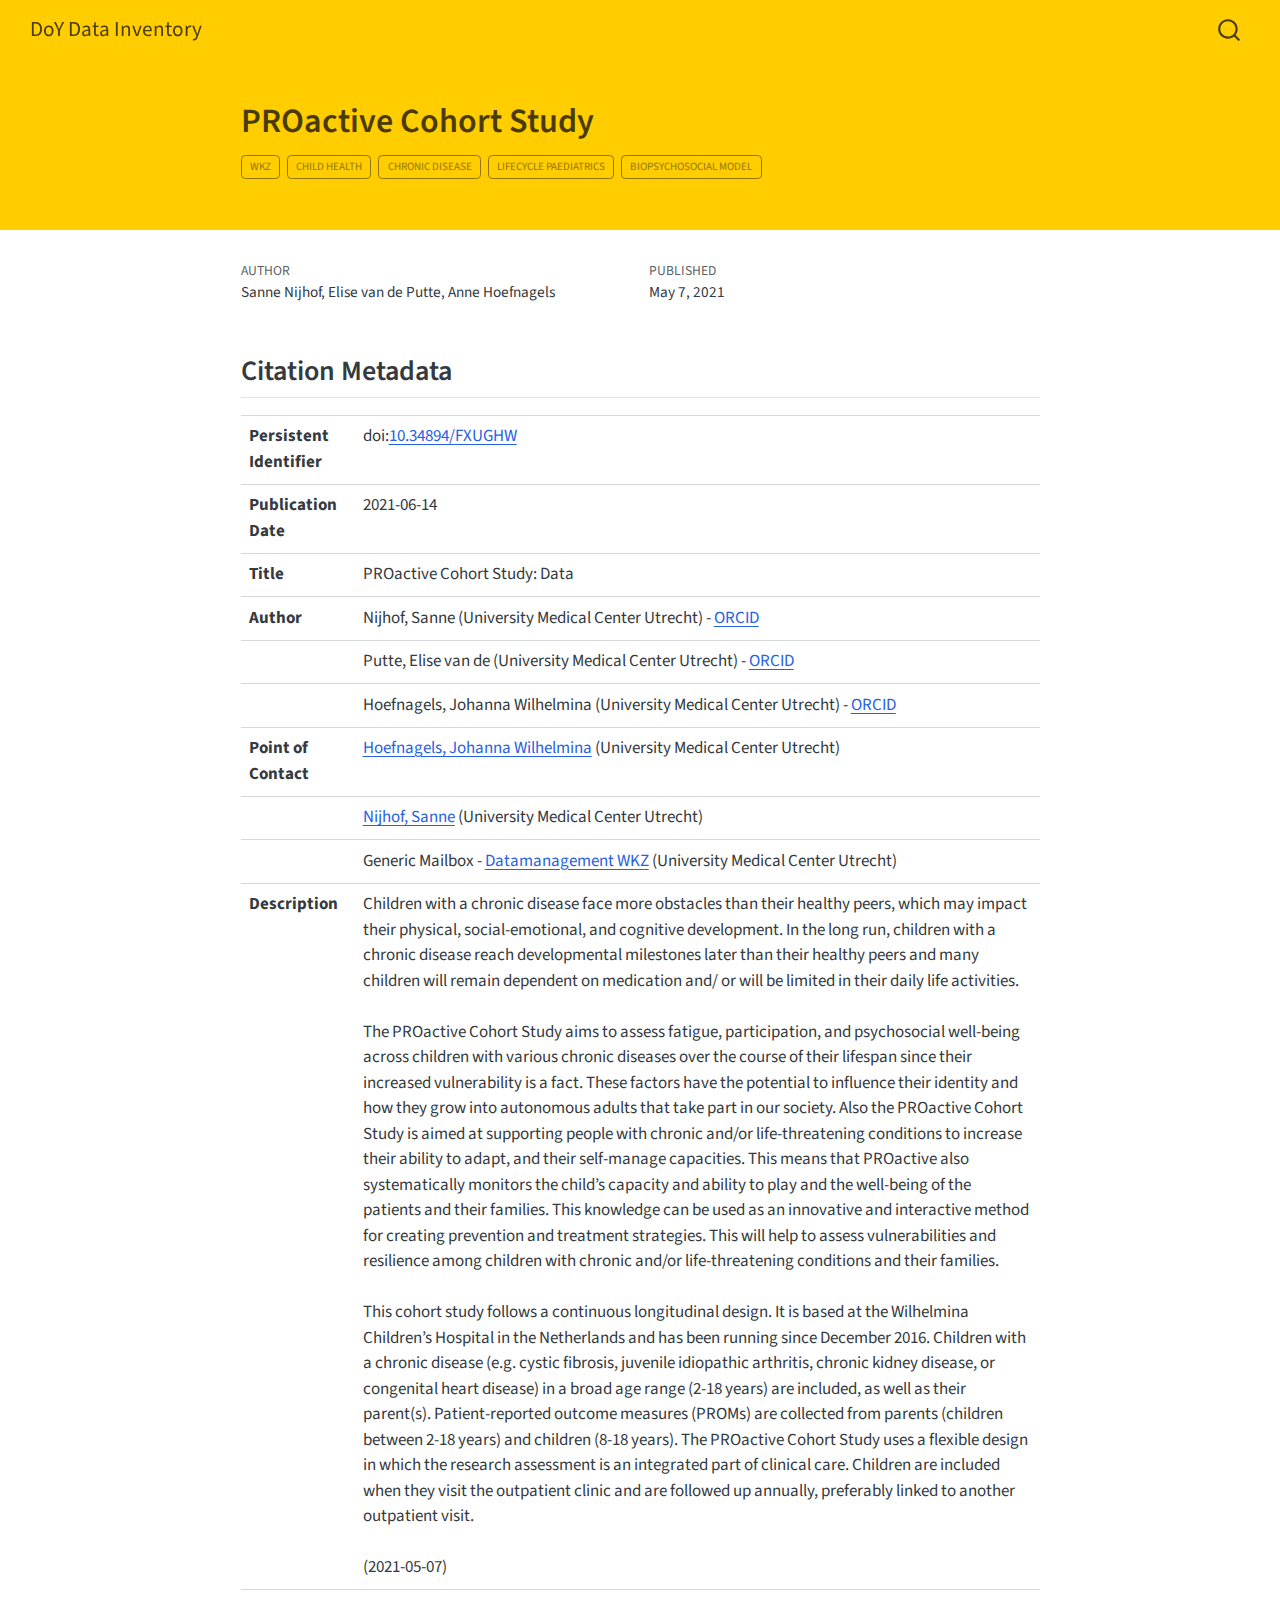
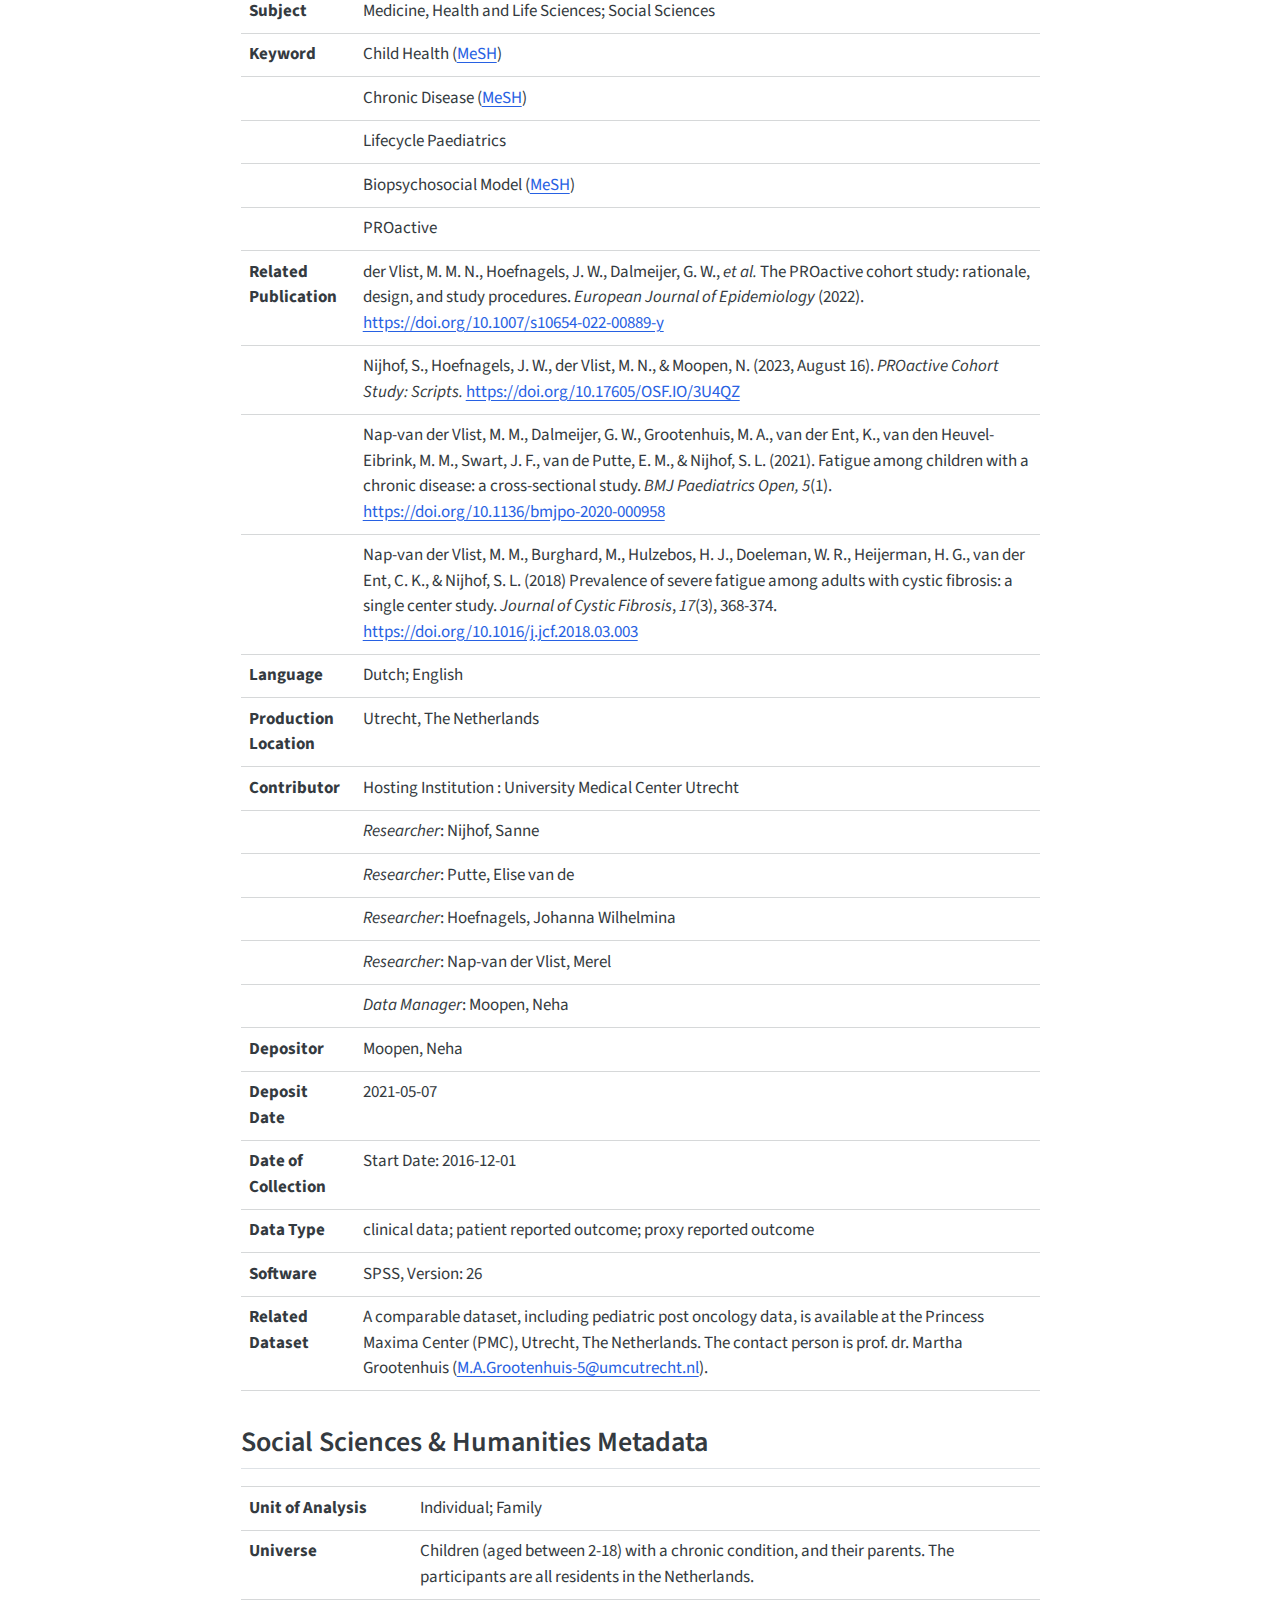
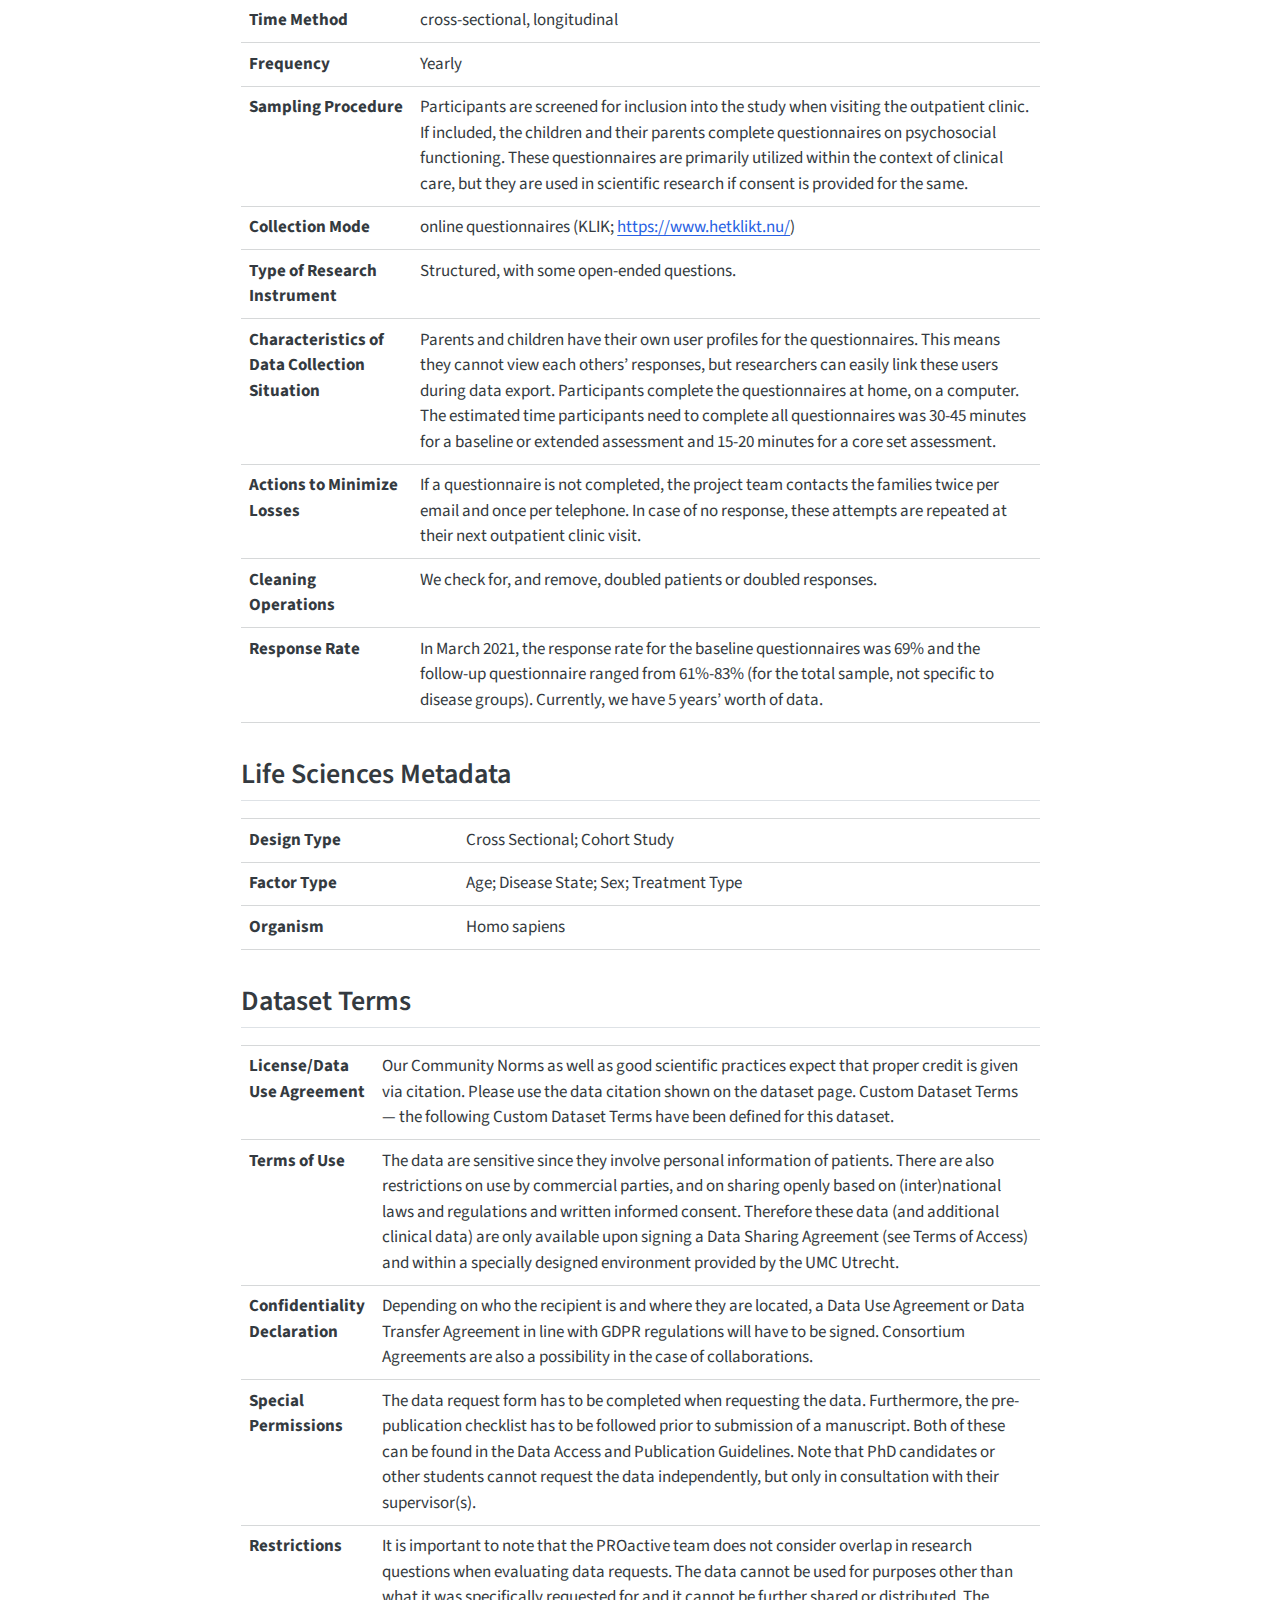
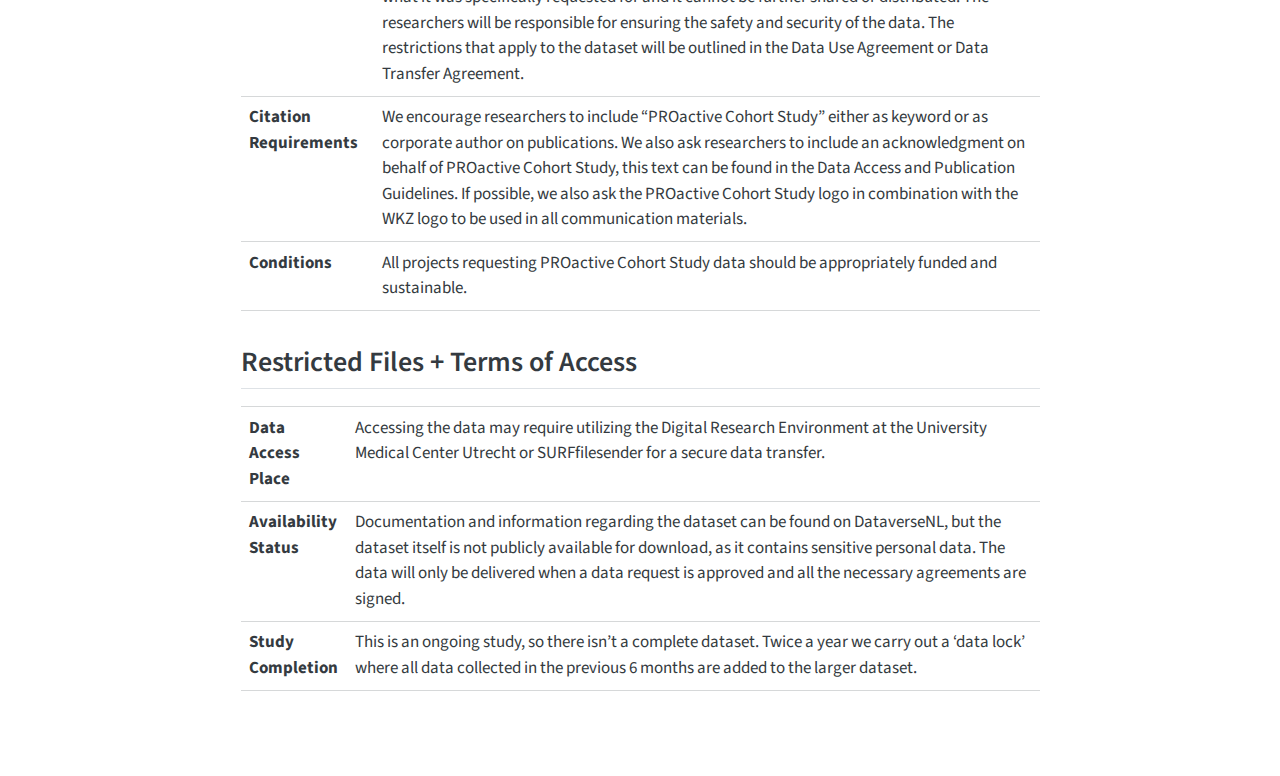
<file: docs/posts/proactive-cohort-study/index.html>
<!DOCTYPE html>
<html xmlns="http://www.w3.org/1999/xhtml" lang="en" xml:lang="en"><head>

<meta charset="utf-8">
<meta name="generator" content="quarto-1.6.40">

<meta name="viewport" content="width=device-width, initial-scale=1.0, user-scalable=yes">

<meta name="author" content="Sanne Nijhof, Elise van de Putte, Anne Hoefnagels">
<meta name="dcterms.date" content="2021-05-07">

<title>PROactive Cohort Study – DoY Data Inventory</title>
<style>
code{white-space: pre-wrap;}
span.smallcaps{font-variant: small-caps;}
div.columns{display: flex; gap: min(4vw, 1.5em);}
div.column{flex: auto; overflow-x: auto;}
div.hanging-indent{margin-left: 1.5em; text-indent: -1.5em;}
ul.task-list{list-style: none;}
ul.task-list li input[type="checkbox"] {
  width: 0.8em;
  margin: 0 0.8em 0.2em -1em; /* quarto-specific, see https://github.com/quarto-dev/quarto-cli/issues/4556 */ 
  vertical-align: middle;
}
</style>


<script src="../../site_libs/quarto-nav/quarto-nav.js"></script>
<script src="../../site_libs/quarto-nav/headroom.min.js"></script>
<script src="../../site_libs/clipboard/clipboard.min.js"></script>
<script src="../../site_libs/quarto-search/autocomplete.umd.js"></script>
<script src="../../site_libs/quarto-search/fuse.min.js"></script>
<script src="../../site_libs/quarto-search/quarto-search.js"></script>
<meta name="quarto:offset" content="../../">
<script src="../../site_libs/quarto-html/quarto.js"></script>
<script src="../../site_libs/quarto-html/popper.min.js"></script>
<script src="../../site_libs/quarto-html/tippy.umd.min.js"></script>
<script src="../../site_libs/quarto-html/anchor.min.js"></script>
<link href="../../site_libs/quarto-html/tippy.css" rel="stylesheet">
<link href="../../site_libs/quarto-html/quarto-syntax-highlighting-549806ee2085284f45b00abea8c6df48.css" rel="stylesheet" id="quarto-text-highlighting-styles">
<script src="../../site_libs/bootstrap/bootstrap.min.js"></script>
<link href="../../site_libs/bootstrap/bootstrap-icons.css" rel="stylesheet">
<link href="../../site_libs/bootstrap/bootstrap-38903eb8cfb64320fc66a7c3cfca645f.min.css" rel="stylesheet" append-hash="true" id="quarto-bootstrap" data-mode="light">
<script id="quarto-search-options" type="application/json">{
  "location": "navbar",
  "copy-button": false,
  "collapse-after": 3,
  "panel-placement": "end",
  "type": "overlay",
  "limit": 50,
  "keyboard-shortcut": [
    "f",
    "/",
    "s"
  ],
  "show-item-context": false,
  "language": {
    "search-no-results-text": "No results",
    "search-matching-documents-text": "matching documents",
    "search-copy-link-title": "Copy link to search",
    "search-hide-matches-text": "Hide additional matches",
    "search-more-match-text": "more match in this document",
    "search-more-matches-text": "more matches in this document",
    "search-clear-button-title": "Clear",
    "search-text-placeholder": "",
    "search-detached-cancel-button-title": "Cancel",
    "search-submit-button-title": "Submit",
    "search-label": "Search"
  }
}</script>


<link rel="stylesheet" href="../../styles.css">
</head>

<body class="nav-fixed fullcontent">

<div id="quarto-search-results"></div>
  <header id="quarto-header" class="headroom fixed-top quarto-banner">
    <nav class="navbar navbar-expand-lg " data-bs-theme="dark">
      <div class="navbar-container container-fluid">
      <div class="navbar-brand-container mx-auto">
    <a class="navbar-brand" href="../../index.html">
    <span class="navbar-title">DoY Data Inventory</span>
    </a>
  </div>
        <div class="quarto-navbar-tools tools-end">
</div>
          <div id="quarto-search" class="" title="Search"></div>
      </div> <!-- /container-fluid -->
    </nav>
</header>
<!-- content -->
<header id="title-block-header" class="quarto-title-block default page-columns page-full">
  <div class="quarto-title-banner page-columns page-full">
    <div class="quarto-title column-body">
      <h1 class="title">PROactive Cohort Study</h1>
                                <div class="quarto-categories">
                <div class="quarto-category">WKZ</div>
                <div class="quarto-category">child health</div>
                <div class="quarto-category">chronic disease</div>
                <div class="quarto-category">lifecycle paediatrics</div>
                <div class="quarto-category">biopsychosocial model</div>
              </div>
                  </div>
  </div>
    
  
  <div class="quarto-title-meta">

      <div>
      <div class="quarto-title-meta-heading">Author</div>
      <div class="quarto-title-meta-contents">
               <p>Sanne Nijhof, Elise van de Putte, Anne Hoefnagels </p>
            </div>
    </div>
      
      <div>
      <div class="quarto-title-meta-heading">Published</div>
      <div class="quarto-title-meta-contents">
        <p class="date">May 7, 2021</p>
      </div>
    </div>
    
      
    </div>
    
  
  </header><div id="quarto-content" class="quarto-container page-columns page-rows-contents page-layout-article page-navbar">
<!-- sidebar -->
<!-- margin-sidebar -->
    
<!-- main -->
<main class="content quarto-banner-title-block" id="quarto-document-content">





<section id="citation-metadata" class="level2">
<h2 class="anchored" data-anchor-id="citation-metadata">Citation Metadata</h2>
<table class="caption-top table">
<tbody>
<tr class="odd">
<td style="text-align: left;"><strong>Persistent Identifier</strong></td>
<td style="text-align: left;">doi:<a href="https://doi.org/10.34894/FXUGHW">10.34894/FXUGHW</a></td>
</tr>
<tr class="even">
<td style="text-align: left;"><strong>Publication Date</strong></td>
<td style="text-align: left;">2021-06-14</td>
</tr>
<tr class="odd">
<td style="text-align: left;"><strong>Title</strong></td>
<td style="text-align: left;">PROactive Cohort Study: Data</td>
</tr>
<tr class="even">
<td style="text-align: left;"><strong>Author</strong></td>
<td style="text-align: left;">Nijhof, Sanne (University Medical Center Utrecht) - <a href="https://orcid.org/0000-0003-1538-5014">ORCID</a></td>
</tr>
<tr class="odd">
<td style="text-align: left;"></td>
<td style="text-align: left;">Putte, Elise van de (University Medical Center Utrecht) - <a href="https://orcid.org/0000-0001-7232-3827">ORCID</a></td>
</tr>
<tr class="even">
<td style="text-align: left;"></td>
<td style="text-align: left;">Hoefnagels, Johanna Wilhelmina (University Medical Center Utrecht) - <a href="https://orcid.org/0000-0001-6847-2977">ORCID</a></td>
</tr>
<tr class="odd">
<td style="text-align: left;"><strong>Point of Contact</strong></td>
<td style="text-align: left;"><a href="J.W.Hoefnagels@umcutrecht.nl">Hoefnagels, Johanna Wilhelmina</a> (University Medical Center Utrecht)</td>
</tr>
<tr class="even">
<td style="text-align: left;"></td>
<td style="text-align: left;"><a href="S.L.Nijhof@umcutrecht.nl">Nijhof, Sanne</a> (University Medical Center Utrecht)</td>
</tr>
<tr class="odd">
<td style="text-align: left;"></td>
<td style="text-align: left;">Generic Mailbox - <a href="DatamanagementKinderen@umcutrecht.nl">Datamanagement WKZ</a> (University Medical Center Utrecht)</td>
</tr>
<tr class="even">
<td style="text-align: left;"><strong>Description</strong></td>
<td style="text-align: left;">Children with a chronic disease face more obstacles than their healthy peers, which may impact their physical, social-emotional, and cognitive development. In the long run, children with a chronic disease reach developmental milestones later than their healthy peers and many children will remain dependent on medication and/ or will be limited in their daily life activities.<br><br>The PROactive Cohort Study aims to assess fatigue, participation, and psychosocial well-being across children with various chronic diseases over the course of their lifespan since their increased vulnerability is a fact. These factors have the potential to influence their identity and how they grow into autonomous adults that take part in our society. Also the PROactive Cohort Study is aimed at supporting people with chronic and/or life-threatening conditions to increase their ability to adapt, and their self-manage capacities. This means that PROactive also systematically monitors the child’s capacity and ability to play and the well-being of the patients and their families. This knowledge can be used as an innovative and interactive method for creating prevention and treatment strategies. This will help to assess vulnerabilities and resilience among children with chronic and/or life-threatening conditions and their families.<br><br>This cohort study follows a continuous longitudinal design. It is based at the Wilhelmina Children’s Hospital in the Netherlands and has been running since December 2016. Children with a chronic disease (e.g.&nbsp;cystic fibrosis, juvenile idiopathic arthritis, chronic kidney disease, or congenital heart disease) in a broad age range (2-18 years) are included, as well as their parent(s). Patient-reported outcome measures (PROMs) are collected from parents (children between 2-18 years) and children (8-18 years). The PROactive Cohort Study uses a flexible design in which the research assessment is an integrated part of clinical care. Children are included when they visit the outpatient clinic and are followed up annually, preferably linked to another outpatient visit.<br><br>(2021-05-07)</td>
</tr>
<tr class="odd">
<td style="text-align: left;"><strong>Subject</strong></td>
<td style="text-align: left;">Medicine, Health and Life Sciences; Social Sciences</td>
</tr>
<tr class="even">
<td style="text-align: left;"><strong>Keyword</strong></td>
<td style="text-align: left;">Child Health (<a href="http://id.nlm.nih.gov/mesh/D000067576">MeSH</a>)</td>
</tr>
<tr class="odd">
<td style="text-align: left;"></td>
<td style="text-align: left;">Chronic Disease (<a href="https://id.nlm.nih.gov/mesh/D002908.html">MeSH</a>)</td>
</tr>
<tr class="even">
<td style="text-align: left;"></td>
<td style="text-align: left;">Lifecycle Paediatrics</td>
</tr>
<tr class="odd">
<td style="text-align: left;"></td>
<td style="text-align: left;">Biopsychosocial Model (<a href="https://id.nlm.nih.gov/mesh/D000086342.html">MeSH</a>)</td>
</tr>
<tr class="even">
<td style="text-align: left;"></td>
<td style="text-align: left;">PROactive</td>
</tr>
<tr class="odd">
<td style="text-align: left;"><strong>Related Publication</strong></td>
<td style="text-align: left;">der Vlist, M. M. N., Hoefnagels, J. W., Dalmeijer, G. W., <em>et al.</em> The PROactive cohort study: rationale, design, and study procedures. <em>European Journal of Epidemiology</em> (2022). <a href="https://doi.org/10.1007/s10654-022-00889-y" class="uri">https://doi.org/10.1007/s10654-022-00889-y</a></td>
</tr>
<tr class="even">
<td style="text-align: left;"></td>
<td style="text-align: left;">Nijhof, S., Hoefnagels, J. W., der Vlist, M. N., &amp; Moopen, N. (2023, August 16). <em>PROactive Cohort Study: Scripts.</em> <a href="https://doi.org/10.17605/OSF.IO/3U4QZ" class="uri">https://doi.org/10.17605/OSF.IO/3U4QZ</a></td>
</tr>
<tr class="odd">
<td style="text-align: left;"></td>
<td style="text-align: left;">Nap-van der Vlist, M. M., Dalmeijer, G. W., Grootenhuis, M. A., van der Ent, K., van den Heuvel-Eibrink, M. M., Swart, J. F., van de Putte, E. M., &amp; Nijhof, S. L. (2021). Fatigue among children with a chronic disease: a cross-sectional study. <em>BMJ Paediatrics Open, 5</em>(1). <a href="https://doi.org/10.1136/bmjpo-2020-000958" class="uri">https://doi.org/10.1136/bmjpo-2020-000958</a></td>
</tr>
<tr class="even">
<td style="text-align: left;"></td>
<td style="text-align: left;">Nap-van der Vlist, M. M., Burghard, M., Hulzebos, H. J., Doeleman, W. R., Heijerman, H. G., van der Ent, C. K., &amp; Nijhof, S. L. (2018) Prevalence of severe fatigue among adults with cystic fibrosis: a single center study. <em>Journal of Cystic Fibrosis</em>, <em>17</em>(3), 368-374. <a href="https://doi.org/10.1016/j.jcf.2018.03.003" class="uri">https://doi.org/10.1016/j.jcf.2018.03.003</a></td>
</tr>
<tr class="odd">
<td style="text-align: left;"><strong>Language</strong></td>
<td style="text-align: left;">Dutch; English</td>
</tr>
<tr class="even">
<td style="text-align: left;"><strong>Production Location</strong></td>
<td style="text-align: left;">Utrecht, The Netherlands</td>
</tr>
<tr class="odd">
<td style="text-align: left;"><strong>Contributor</strong></td>
<td style="text-align: left;">Hosting Institution : University Medical Center Utrecht</td>
</tr>
<tr class="even">
<td style="text-align: left;"></td>
<td style="text-align: left;"><em>Researcher</em>: Nijhof, Sanne</td>
</tr>
<tr class="odd">
<td style="text-align: left;"></td>
<td style="text-align: left;"><em>Researcher</em>: Putte, Elise van de</td>
</tr>
<tr class="even">
<td style="text-align: left;"></td>
<td style="text-align: left;"><em>Researcher</em>: Hoefnagels, Johanna Wilhelmina</td>
</tr>
<tr class="odd">
<td style="text-align: left;"></td>
<td style="text-align: left;"><em>Researcher</em>: Nap-van der Vlist, Merel</td>
</tr>
<tr class="even">
<td style="text-align: left;"></td>
<td style="text-align: left;"><em>Data Manager</em>: Moopen, Neha</td>
</tr>
<tr class="odd">
<td style="text-align: left;"><strong>Depositor</strong></td>
<td style="text-align: left;">Moopen, Neha</td>
</tr>
<tr class="even">
<td style="text-align: left;"><strong>Deposit Date</strong></td>
<td style="text-align: left;">2021-05-07</td>
</tr>
<tr class="odd">
<td style="text-align: left;"><strong>Date of Collection</strong></td>
<td style="text-align: left;">Start Date: 2016-12-01</td>
</tr>
<tr class="even">
<td style="text-align: left;"><strong>Data Type</strong></td>
<td style="text-align: left;">clinical data; patient reported outcome; proxy reported outcome</td>
</tr>
<tr class="odd">
<td style="text-align: left;"><strong>Software</strong></td>
<td style="text-align: left;">SPSS, Version: 26</td>
</tr>
<tr class="even">
<td style="text-align: left;"><strong>Related Dataset</strong></td>
<td style="text-align: left;">A comparable dataset, including pediatric post oncology data, is available at the Princess Maxima Center (PMC), Utrecht, The Netherlands. The contact person is prof. dr. Martha Grootenhuis (<a href="mailto:M.A.Grootenhuis-5@umcutrecht.nl" class="email">M.A.Grootenhuis-5@umcutrecht.nl</a>).</td>
</tr>
</tbody>
</table>
</section>
<section id="social-sciences-humanities-metadata" class="level2">
<h2 class="anchored" data-anchor-id="social-sciences-humanities-metadata">Social Sciences &amp; Humanities Metadata</h2>
<table class="caption-top table">
<tbody>
<tr class="odd">
<td style="text-align: left;"><strong>Unit of Analysis</strong></td>
<td style="text-align: left;">Individual; Family</td>
</tr>
<tr class="even">
<td style="text-align: left;"><strong>Universe</strong></td>
<td style="text-align: left;">Children (aged between 2-18) with a chronic condition, and their parents. The participants are all residents in the Netherlands.</td>
</tr>
<tr class="odd">
<td style="text-align: left;"><strong>Time Method</strong></td>
<td style="text-align: left;">cross-sectional, longitudinal</td>
</tr>
<tr class="even">
<td style="text-align: left;"><strong>Frequency</strong></td>
<td style="text-align: left;">Yearly</td>
</tr>
<tr class="odd">
<td style="text-align: left;"><strong>Sampling Procedure</strong></td>
<td style="text-align: left;">Participants are screened for inclusion into the study when visiting the outpatient clinic. If included, the children and their parents complete questionnaires on psychosocial functioning. These questionnaires are primarily utilized within the context of clinical care, but they are used in scientific research if consent is provided for the same.</td>
</tr>
<tr class="even">
<td style="text-align: left;"><strong>Collection Mode</strong></td>
<td style="text-align: left;">online questionnaires (KLIK; <a href="https://www.hetklikt.nu/" class="uri">https://www.hetklikt.nu/</a>)</td>
</tr>
<tr class="odd">
<td style="text-align: left;"><strong>Type of Research Instrument</strong></td>
<td style="text-align: left;">Structured, with some open-ended questions.</td>
</tr>
<tr class="even">
<td style="text-align: left;"><strong>Characteristics of Data Collection Situation</strong></td>
<td style="text-align: left;">Parents and children have their own user profiles for the questionnaires. This means they cannot view each others’ responses, but researchers can easily link these users during data export. Participants complete the questionnaires at home, on a computer. The estimated time participants need to complete all questionnaires was 30-45 minutes for a baseline or extended assessment and 15-20 minutes for a core set assessment.</td>
</tr>
<tr class="odd">
<td style="text-align: left;"><strong>Actions to Minimize Losses</strong></td>
<td style="text-align: left;">If a questionnaire is not completed, the project team contacts the families twice per email and once per telephone. In case of no response, these attempts are repeated at their next outpatient clinic visit.</td>
</tr>
<tr class="even">
<td style="text-align: left;"><strong>Cleaning Operations</strong></td>
<td style="text-align: left;">We check for, and remove, doubled patients or doubled responses.</td>
</tr>
<tr class="odd">
<td style="text-align: left;"><strong>Response Rate</strong></td>
<td style="text-align: left;">In March 2021, the response rate for the baseline questionnaires was 69% and the follow-up questionnaire ranged from 61%-83% (for the total sample, not specific to disease groups). Currently, we have 5 years’ worth of data.</td>
</tr>
</tbody>
</table>
</section>
<section id="life-sciences-metadata" class="level2">
<h2 class="anchored" data-anchor-id="life-sciences-metadata">Life Sciences Metadata</h2>
<table class="caption-top table">
<tbody>
<tr class="odd">
<td style="text-align: left;"><strong>Design Type</strong></td>
<td style="text-align: left;">Cross Sectional; Cohort Study</td>
</tr>
<tr class="even">
<td style="text-align: left;"><strong>Factor Type</strong></td>
<td style="text-align: left;">Age; Disease State; Sex; Treatment Type</td>
</tr>
<tr class="odd">
<td style="text-align: left;"><strong>Organism</strong></td>
<td style="text-align: left;">Homo sapiens</td>
</tr>
</tbody>
</table>
</section>
<section id="dataset-terms" class="level2">
<h2 class="anchored" data-anchor-id="dataset-terms">Dataset Terms</h2>
<table class="caption-top table">
<colgroup>
<col style="width: 6%">
<col style="width: 93%">
</colgroup>
<tbody>
<tr class="odd">
<td style="text-align: left;"><strong>License/Data Use Agreement</strong></td>
<td style="text-align: left;">Our Community Norms as well as good scientific practices expect that proper credit is given via citation. Please use the data citation shown on the dataset page. Custom Dataset Terms — the following Custom Dataset Terms have been defined for this dataset.</td>
</tr>
<tr class="even">
<td style="text-align: left;"><strong>Terms of Use</strong></td>
<td style="text-align: left;">The data are sensitive since they involve personal information of patients. There are also restrictions on use by commercial parties, and on sharing openly based on (inter)national laws and regulations and written informed consent. Therefore these data (and additional clinical data) are only available upon signing a Data Sharing Agreement (see Terms of Access) and within a specially designed environment provided by the UMC Utrecht.</td>
</tr>
<tr class="odd">
<td style="text-align: left;"><strong>Confidentiality Declaration</strong></td>
<td style="text-align: left;">Depending on who the recipient is and where they are located, a Data Use Agreement or Data Transfer Agreement in line with GDPR regulations will have to be signed. Consortium Agreements are also a possibility in the case of collaborations.</td>
</tr>
<tr class="even">
<td style="text-align: left;"><strong>Special Permissions</strong></td>
<td style="text-align: left;">The data request form has to be completed when requesting the data. Furthermore, the pre-publication checklist has to be followed prior to submission of a manuscript. Both of these can be found in the Data Access and Publication Guidelines. Note that PhD candidates or other students cannot request the data independently, but only in consultation with their supervisor(s).</td>
</tr>
<tr class="odd">
<td style="text-align: left;"><strong>Restrictions</strong></td>
<td style="text-align: left;">It is important to note that the PROactive team does not consider overlap in research questions when evaluating data requests. The data cannot be used for purposes other than what it was specifically requested for and it cannot be further shared or distributed. The researchers will be responsible for ensuring the safety and security of the data. The restrictions that apply to the dataset will be outlined in the Data Use Agreement or Data Transfer Agreement.</td>
</tr>
<tr class="even">
<td style="text-align: left;"><strong>Citation Requirements</strong></td>
<td style="text-align: left;">We encourage researchers to include “PROactive Cohort Study” either as keyword or as corporate author on publications. We also ask researchers to include an acknowledgment on behalf of PROactive Cohort Study, this text can be found in the Data Access and Publication Guidelines. If possible, we also ask the PROactive Cohort Study logo in combination with the WKZ logo to be used in all communication materials.</td>
</tr>
<tr class="odd">
<td style="text-align: left;"><strong>Conditions</strong></td>
<td style="text-align: left;">All projects requesting PROactive Cohort Study data should be appropriately funded and sustainable.</td>
</tr>
</tbody>
</table>
</section>
<section id="restricted-files-terms-of-access" class="level2">
<h2 class="anchored" data-anchor-id="restricted-files-terms-of-access">Restricted Files + Terms of Access</h2>
<table class="caption-top table">
<colgroup>
<col style="width: 7%">
<col style="width: 92%">
</colgroup>
<tbody>
<tr class="odd">
<td style="text-align: left;"><strong>Data Access Place</strong></td>
<td style="text-align: left;">Accessing the data may require utilizing the Digital Research Environment at the University Medical Center Utrecht or SURFfilesender for a secure data transfer.</td>
</tr>
<tr class="even">
<td style="text-align: left;"><strong>Availability Status</strong></td>
<td style="text-align: left;">Documentation and information regarding the dataset can be found on DataverseNL, but the dataset itself is not publicly available for download, as it contains sensitive personal data. The data will only be delivered when a data request is approved and all the necessary agreements are signed.</td>
</tr>
<tr class="odd">
<td style="text-align: left;"><strong>Study Completion</strong></td>
<td style="text-align: left;">This is an ongoing study, so there isn’t a complete dataset. Twice a year we carry out a ‘data lock’ where all data collected in the previous 6 months are added to the larger dataset.</td>
</tr>
</tbody>
</table>


</section>

</main> <!-- /main -->
<script id="quarto-html-after-body" type="application/javascript">
window.document.addEventListener("DOMContentLoaded", function (event) {
  const toggleBodyColorMode = (bsSheetEl) => {
    const mode = bsSheetEl.getAttribute("data-mode");
    const bodyEl = window.document.querySelector("body");
    if (mode === "dark") {
      bodyEl.classList.add("quarto-dark");
      bodyEl.classList.remove("quarto-light");
    } else {
      bodyEl.classList.add("quarto-light");
      bodyEl.classList.remove("quarto-dark");
    }
  }
  const toggleBodyColorPrimary = () => {
    const bsSheetEl = window.document.querySelector("link#quarto-bootstrap");
    if (bsSheetEl) {
      toggleBodyColorMode(bsSheetEl);
    }
  }
  toggleBodyColorPrimary();  
  const icon = "";
  const anchorJS = new window.AnchorJS();
  anchorJS.options = {
    placement: 'right',
    icon: icon
  };
  anchorJS.add('.anchored');
  const isCodeAnnotation = (el) => {
    for (const clz of el.classList) {
      if (clz.startsWith('code-annotation-')) {                     
        return true;
      }
    }
    return false;
  }
  const onCopySuccess = function(e) {
    // button target
    const button = e.trigger;
    // don't keep focus
    button.blur();
    // flash "checked"
    button.classList.add('code-copy-button-checked');
    var currentTitle = button.getAttribute("title");
    button.setAttribute("title", "Copied!");
    let tooltip;
    if (window.bootstrap) {
      button.setAttribute("data-bs-toggle", "tooltip");
      button.setAttribute("data-bs-placement", "left");
      button.setAttribute("data-bs-title", "Copied!");
      tooltip = new bootstrap.Tooltip(button, 
        { trigger: "manual", 
          customClass: "code-copy-button-tooltip",
          offset: [0, -8]});
      tooltip.show();    
    }
    setTimeout(function() {
      if (tooltip) {
        tooltip.hide();
        button.removeAttribute("data-bs-title");
        button.removeAttribute("data-bs-toggle");
        button.removeAttribute("data-bs-placement");
      }
      button.setAttribute("title", currentTitle);
      button.classList.remove('code-copy-button-checked');
    }, 1000);
    // clear code selection
    e.clearSelection();
  }
  const getTextToCopy = function(trigger) {
      const codeEl = trigger.previousElementSibling.cloneNode(true);
      for (const childEl of codeEl.children) {
        if (isCodeAnnotation(childEl)) {
          childEl.remove();
        }
      }
      return codeEl.innerText;
  }
  const clipboard = new window.ClipboardJS('.code-copy-button:not([data-in-quarto-modal])', {
    text: getTextToCopy
  });
  clipboard.on('success', onCopySuccess);
  if (window.document.getElementById('quarto-embedded-source-code-modal')) {
    const clipboardModal = new window.ClipboardJS('.code-copy-button[data-in-quarto-modal]', {
      text: getTextToCopy,
      container: window.document.getElementById('quarto-embedded-source-code-modal')
    });
    clipboardModal.on('success', onCopySuccess);
  }
    var localhostRegex = new RegExp(/^(?:http|https):\/\/localhost\:?[0-9]*\//);
    var mailtoRegex = new RegExp(/^mailto:/);
      var filterRegex = new RegExp('/' + window.location.host + '/');
    var isInternal = (href) => {
        return filterRegex.test(href) || localhostRegex.test(href) || mailtoRegex.test(href);
    }
    // Inspect non-navigation links and adorn them if external
 	var links = window.document.querySelectorAll('a[href]:not(.nav-link):not(.navbar-brand):not(.toc-action):not(.sidebar-link):not(.sidebar-item-toggle):not(.pagination-link):not(.no-external):not([aria-hidden]):not(.dropdown-item):not(.quarto-navigation-tool):not(.about-link)');
    for (var i=0; i<links.length; i++) {
      const link = links[i];
      if (!isInternal(link.href)) {
        // undo the damage that might have been done by quarto-nav.js in the case of
        // links that we want to consider external
        if (link.dataset.originalHref !== undefined) {
          link.href = link.dataset.originalHref;
        }
      }
    }
  function tippyHover(el, contentFn, onTriggerFn, onUntriggerFn) {
    const config = {
      allowHTML: true,
      maxWidth: 500,
      delay: 100,
      arrow: false,
      appendTo: function(el) {
          return el.parentElement;
      },
      interactive: true,
      interactiveBorder: 10,
      theme: 'quarto',
      placement: 'bottom-start',
    };
    if (contentFn) {
      config.content = contentFn;
    }
    if (onTriggerFn) {
      config.onTrigger = onTriggerFn;
    }
    if (onUntriggerFn) {
      config.onUntrigger = onUntriggerFn;
    }
    window.tippy(el, config); 
  }
  const noterefs = window.document.querySelectorAll('a[role="doc-noteref"]');
  for (var i=0; i<noterefs.length; i++) {
    const ref = noterefs[i];
    tippyHover(ref, function() {
      // use id or data attribute instead here
      let href = ref.getAttribute('data-footnote-href') || ref.getAttribute('href');
      try { href = new URL(href).hash; } catch {}
      const id = href.replace(/^#\/?/, "");
      const note = window.document.getElementById(id);
      if (note) {
        return note.innerHTML;
      } else {
        return "";
      }
    });
  }
  const xrefs = window.document.querySelectorAll('a.quarto-xref');
  const processXRef = (id, note) => {
    // Strip column container classes
    const stripColumnClz = (el) => {
      el.classList.remove("page-full", "page-columns");
      if (el.children) {
        for (const child of el.children) {
          stripColumnClz(child);
        }
      }
    }
    stripColumnClz(note)
    if (id === null || id.startsWith('sec-')) {
      // Special case sections, only their first couple elements
      const container = document.createElement("div");
      if (note.children && note.children.length > 2) {
        container.appendChild(note.children[0].cloneNode(true));
        for (let i = 1; i < note.children.length; i++) {
          const child = note.children[i];
          if (child.tagName === "P" && child.innerText === "") {
            continue;
          } else {
            container.appendChild(child.cloneNode(true));
            break;
          }
        }
        if (window.Quarto?.typesetMath) {
          window.Quarto.typesetMath(container);
        }
        return container.innerHTML
      } else {
        if (window.Quarto?.typesetMath) {
          window.Quarto.typesetMath(note);
        }
        return note.innerHTML;
      }
    } else {
      // Remove any anchor links if they are present
      const anchorLink = note.querySelector('a.anchorjs-link');
      if (anchorLink) {
        anchorLink.remove();
      }
      if (window.Quarto?.typesetMath) {
        window.Quarto.typesetMath(note);
      }
      if (note.classList.contains("callout")) {
        return note.outerHTML;
      } else {
        return note.innerHTML;
      }
    }
  }
  for (var i=0; i<xrefs.length; i++) {
    const xref = xrefs[i];
    tippyHover(xref, undefined, function(instance) {
      instance.disable();
      let url = xref.getAttribute('href');
      let hash = undefined; 
      if (url.startsWith('#')) {
        hash = url;
      } else {
        try { hash = new URL(url).hash; } catch {}
      }
      if (hash) {
        const id = hash.replace(/^#\/?/, "");
        const note = window.document.getElementById(id);
        if (note !== null) {
          try {
            const html = processXRef(id, note.cloneNode(true));
            instance.setContent(html);
          } finally {
            instance.enable();
            instance.show();
          }
        } else {
          // See if we can fetch this
          fetch(url.split('#')[0])
          .then(res => res.text())
          .then(html => {
            const parser = new DOMParser();
            const htmlDoc = parser.parseFromString(html, "text/html");
            const note = htmlDoc.getElementById(id);
            if (note !== null) {
              const html = processXRef(id, note);
              instance.setContent(html);
            } 
          }).finally(() => {
            instance.enable();
            instance.show();
          });
        }
      } else {
        // See if we can fetch a full url (with no hash to target)
        // This is a special case and we should probably do some content thinning / targeting
        fetch(url)
        .then(res => res.text())
        .then(html => {
          const parser = new DOMParser();
          const htmlDoc = parser.parseFromString(html, "text/html");
          const note = htmlDoc.querySelector('main.content');
          if (note !== null) {
            // This should only happen for chapter cross references
            // (since there is no id in the URL)
            // remove the first header
            if (note.children.length > 0 && note.children[0].tagName === "HEADER") {
              note.children[0].remove();
            }
            const html = processXRef(null, note);
            instance.setContent(html);
          } 
        }).finally(() => {
          instance.enable();
          instance.show();
        });
      }
    }, function(instance) {
    });
  }
      let selectedAnnoteEl;
      const selectorForAnnotation = ( cell, annotation) => {
        let cellAttr = 'data-code-cell="' + cell + '"';
        let lineAttr = 'data-code-annotation="' +  annotation + '"';
        const selector = 'span[' + cellAttr + '][' + lineAttr + ']';
        return selector;
      }
      const selectCodeLines = (annoteEl) => {
        const doc = window.document;
        const targetCell = annoteEl.getAttribute("data-target-cell");
        const targetAnnotation = annoteEl.getAttribute("data-target-annotation");
        const annoteSpan = window.document.querySelector(selectorForAnnotation(targetCell, targetAnnotation));
        const lines = annoteSpan.getAttribute("data-code-lines").split(",");
        const lineIds = lines.map((line) => {
          return targetCell + "-" + line;
        })
        let top = null;
        let height = null;
        let parent = null;
        if (lineIds.length > 0) {
            //compute the position of the single el (top and bottom and make a div)
            const el = window.document.getElementById(lineIds[0]);
            top = el.offsetTop;
            height = el.offsetHeight;
            parent = el.parentElement.parentElement;
          if (lineIds.length > 1) {
            const lastEl = window.document.getElementById(lineIds[lineIds.length - 1]);
            const bottom = lastEl.offsetTop + lastEl.offsetHeight;
            height = bottom - top;
          }
          if (top !== null && height !== null && parent !== null) {
            // cook up a div (if necessary) and position it 
            let div = window.document.getElementById("code-annotation-line-highlight");
            if (div === null) {
              div = window.document.createElement("div");
              div.setAttribute("id", "code-annotation-line-highlight");
              div.style.position = 'absolute';
              parent.appendChild(div);
            }
            div.style.top = top - 2 + "px";
            div.style.height = height + 4 + "px";
            div.style.left = 0;
            let gutterDiv = window.document.getElementById("code-annotation-line-highlight-gutter");
            if (gutterDiv === null) {
              gutterDiv = window.document.createElement("div");
              gutterDiv.setAttribute("id", "code-annotation-line-highlight-gutter");
              gutterDiv.style.position = 'absolute';
              const codeCell = window.document.getElementById(targetCell);
              const gutter = codeCell.querySelector('.code-annotation-gutter');
              gutter.appendChild(gutterDiv);
            }
            gutterDiv.style.top = top - 2 + "px";
            gutterDiv.style.height = height + 4 + "px";
          }
          selectedAnnoteEl = annoteEl;
        }
      };
      const unselectCodeLines = () => {
        const elementsIds = ["code-annotation-line-highlight", "code-annotation-line-highlight-gutter"];
        elementsIds.forEach((elId) => {
          const div = window.document.getElementById(elId);
          if (div) {
            div.remove();
          }
        });
        selectedAnnoteEl = undefined;
      };
        // Handle positioning of the toggle
    window.addEventListener(
      "resize",
      throttle(() => {
        elRect = undefined;
        if (selectedAnnoteEl) {
          selectCodeLines(selectedAnnoteEl);
        }
      }, 10)
    );
    function throttle(fn, ms) {
    let throttle = false;
    let timer;
      return (...args) => {
        if(!throttle) { // first call gets through
            fn.apply(this, args);
            throttle = true;
        } else { // all the others get throttled
            if(timer) clearTimeout(timer); // cancel #2
            timer = setTimeout(() => {
              fn.apply(this, args);
              timer = throttle = false;
            }, ms);
        }
      };
    }
      // Attach click handler to the DT
      const annoteDls = window.document.querySelectorAll('dt[data-target-cell]');
      for (const annoteDlNode of annoteDls) {
        annoteDlNode.addEventListener('click', (event) => {
          const clickedEl = event.target;
          if (clickedEl !== selectedAnnoteEl) {
            unselectCodeLines();
            const activeEl = window.document.querySelector('dt[data-target-cell].code-annotation-active');
            if (activeEl) {
              activeEl.classList.remove('code-annotation-active');
            }
            selectCodeLines(clickedEl);
            clickedEl.classList.add('code-annotation-active');
          } else {
            // Unselect the line
            unselectCodeLines();
            clickedEl.classList.remove('code-annotation-active');
          }
        });
      }
  const findCites = (el) => {
    const parentEl = el.parentElement;
    if (parentEl) {
      const cites = parentEl.dataset.cites;
      if (cites) {
        return {
          el,
          cites: cites.split(' ')
        };
      } else {
        return findCites(el.parentElement)
      }
    } else {
      return undefined;
    }
  };
  var bibliorefs = window.document.querySelectorAll('a[role="doc-biblioref"]');
  for (var i=0; i<bibliorefs.length; i++) {
    const ref = bibliorefs[i];
    const citeInfo = findCites(ref);
    if (citeInfo) {
      tippyHover(citeInfo.el, function() {
        var popup = window.document.createElement('div');
        citeInfo.cites.forEach(function(cite) {
          var citeDiv = window.document.createElement('div');
          citeDiv.classList.add('hanging-indent');
          citeDiv.classList.add('csl-entry');
          var biblioDiv = window.document.getElementById('ref-' + cite);
          if (biblioDiv) {
            citeDiv.innerHTML = biblioDiv.innerHTML;
          }
          popup.appendChild(citeDiv);
        });
        return popup.innerHTML;
      });
    }
  }
});
</script>
</div> <!-- /content -->




</body></html>
</file>
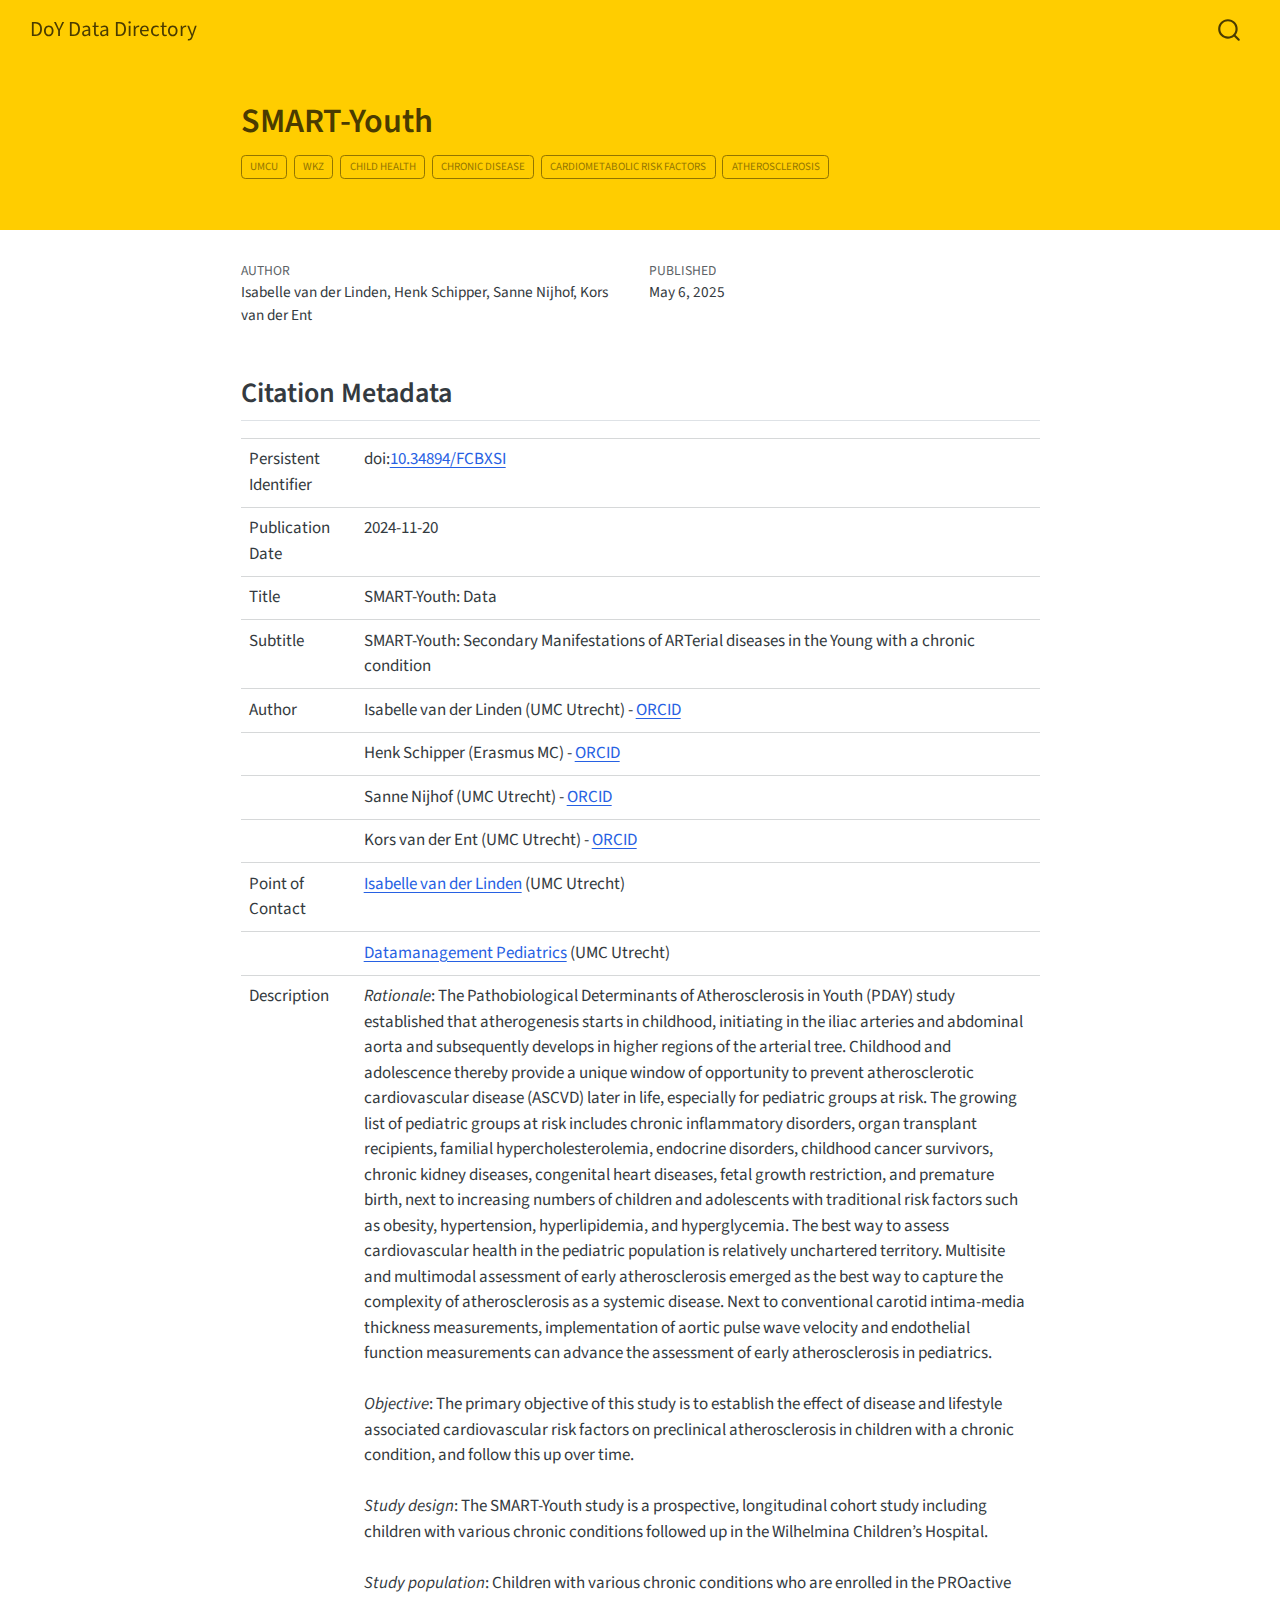
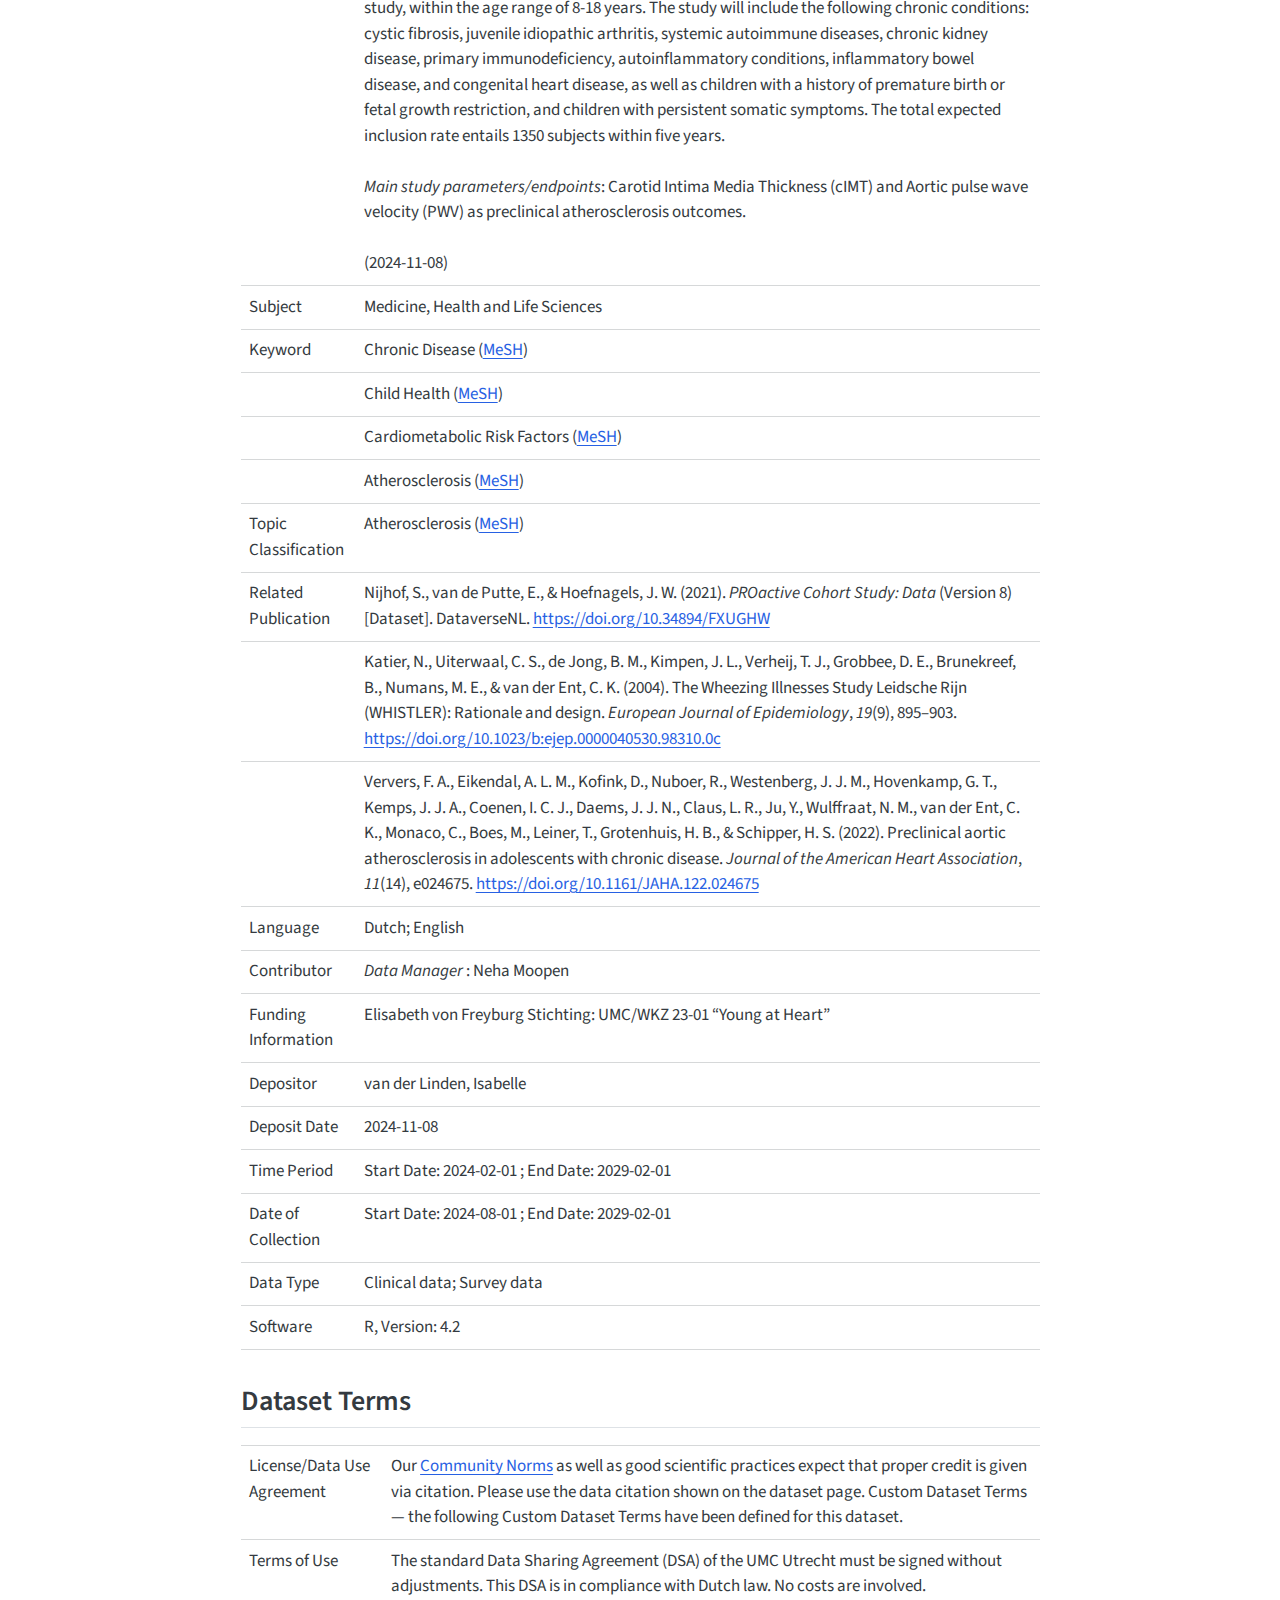
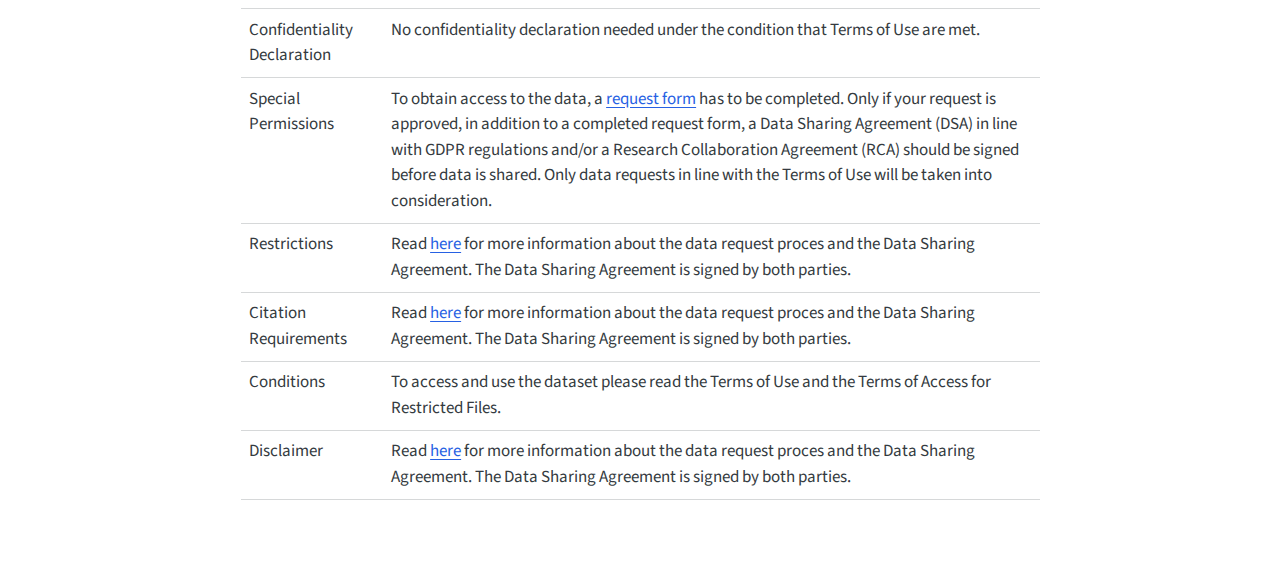
<file: docs/posts/smart-youth/index.html>
<!DOCTYPE html>
<html xmlns="http://www.w3.org/1999/xhtml" lang="en" xml:lang="en"><head>

<meta charset="utf-8">
<meta name="generator" content="quarto-1.6.40">

<meta name="viewport" content="width=device-width, initial-scale=1.0, user-scalable=yes">

<meta name="author" content="Isabelle van der Linden, Henk Schipper, Sanne Nijhof, Kors van der Ent">
<meta name="dcterms.date" content="2025-05-06">

<title>SMART-Youth – DoY Data Directory</title>
<style>
code{white-space: pre-wrap;}
span.smallcaps{font-variant: small-caps;}
div.columns{display: flex; gap: min(4vw, 1.5em);}
div.column{flex: auto; overflow-x: auto;}
div.hanging-indent{margin-left: 1.5em; text-indent: -1.5em;}
ul.task-list{list-style: none;}
ul.task-list li input[type="checkbox"] {
  width: 0.8em;
  margin: 0 0.8em 0.2em -1em; /* quarto-specific, see https://github.com/quarto-dev/quarto-cli/issues/4556 */ 
  vertical-align: middle;
}
</style>


<script src="../../site_libs/quarto-nav/quarto-nav.js"></script>
<script src="../../site_libs/quarto-nav/headroom.min.js"></script>
<script src="../../site_libs/clipboard/clipboard.min.js"></script>
<script src="../../site_libs/quarto-search/autocomplete.umd.js"></script>
<script src="../../site_libs/quarto-search/fuse.min.js"></script>
<script src="../../site_libs/quarto-search/quarto-search.js"></script>
<meta name="quarto:offset" content="../../">
<script src="../../site_libs/quarto-html/quarto.js"></script>
<script src="../../site_libs/quarto-html/popper.min.js"></script>
<script src="../../site_libs/quarto-html/tippy.umd.min.js"></script>
<script src="../../site_libs/quarto-html/anchor.min.js"></script>
<link href="../../site_libs/quarto-html/tippy.css" rel="stylesheet">
<link href="../../site_libs/quarto-html/quarto-syntax-highlighting-549806ee2085284f45b00abea8c6df48.css" rel="stylesheet" id="quarto-text-highlighting-styles">
<script src="../../site_libs/bootstrap/bootstrap.min.js"></script>
<link href="../../site_libs/bootstrap/bootstrap-icons.css" rel="stylesheet">
<link href="../../site_libs/bootstrap/bootstrap-38903eb8cfb64320fc66a7c3cfca645f.min.css" rel="stylesheet" append-hash="true" id="quarto-bootstrap" data-mode="light">
<script id="quarto-search-options" type="application/json">{
  "location": "navbar",
  "copy-button": false,
  "collapse-after": 3,
  "panel-placement": "end",
  "type": "overlay",
  "limit": 50,
  "keyboard-shortcut": [
    "f",
    "/",
    "s"
  ],
  "show-item-context": false,
  "language": {
    "search-no-results-text": "No results",
    "search-matching-documents-text": "matching documents",
    "search-copy-link-title": "Copy link to search",
    "search-hide-matches-text": "Hide additional matches",
    "search-more-match-text": "more match in this document",
    "search-more-matches-text": "more matches in this document",
    "search-clear-button-title": "Clear",
    "search-text-placeholder": "",
    "search-detached-cancel-button-title": "Cancel",
    "search-submit-button-title": "Submit",
    "search-label": "Search"
  }
}</script>


<link rel="stylesheet" href="../../styles.css">
</head>

<body class="nav-fixed fullcontent">

<div id="quarto-search-results"></div>
  <header id="quarto-header" class="headroom fixed-top quarto-banner">
    <nav class="navbar navbar-expand-lg " data-bs-theme="dark">
      <div class="navbar-container container-fluid">
      <div class="navbar-brand-container mx-auto">
    <a class="navbar-brand" href="../../index.html">
    <span class="navbar-title">DoY Data Directory</span>
    </a>
  </div>
        <div class="quarto-navbar-tools tools-end">
</div>
          <div id="quarto-search" class="" title="Search"></div>
      </div> <!-- /container-fluid -->
    </nav>
</header>
<!-- content -->
<header id="title-block-header" class="quarto-title-block default page-columns page-full">
  <div class="quarto-title-banner page-columns page-full">
    <div class="quarto-title column-body">
      <h1 class="title">SMART-Youth</h1>
                                <div class="quarto-categories">
                <div class="quarto-category">umcu</div>
                <div class="quarto-category">wkz</div>
                <div class="quarto-category">child health</div>
                <div class="quarto-category">chronic disease</div>
                <div class="quarto-category">cardiometabolic risk factors</div>
                <div class="quarto-category">atherosclerosis</div>
              </div>
                  </div>
  </div>
    
  
  <div class="quarto-title-meta">

      <div>
      <div class="quarto-title-meta-heading">Author</div>
      <div class="quarto-title-meta-contents">
               <p>Isabelle van der Linden, Henk Schipper, Sanne Nijhof, Kors van der Ent </p>
            </div>
    </div>
      
      <div>
      <div class="quarto-title-meta-heading">Published</div>
      <div class="quarto-title-meta-contents">
        <p class="date">May 6, 2025</p>
      </div>
    </div>
    
      
    </div>
    
  
  </header><div id="quarto-content" class="quarto-container page-columns page-rows-contents page-layout-article page-navbar">
<!-- sidebar -->
<!-- margin-sidebar -->
    
<!-- main -->
<main class="content quarto-banner-title-block" id="quarto-document-content">





<section id="citation-metadata" class="level2">
<h2 class="anchored" data-anchor-id="citation-metadata">Citation Metadata</h2>
<table class="caption-top table">
<tbody>
<tr class="odd">
<td style="text-align: left;">Persistent Identifier</td>
<td style="text-align: left;">doi:<a href="https://doi.org/10.34894/FCBXSI">10.34894/FCBXSI</a></td>
</tr>
<tr class="even">
<td style="text-align: left;">Publication Date</td>
<td style="text-align: left;">2024-11-20</td>
</tr>
<tr class="odd">
<td style="text-align: left;">Title</td>
<td style="text-align: left;">SMART-Youth: Data</td>
</tr>
<tr class="even">
<td style="text-align: left;">Subtitle</td>
<td style="text-align: left;">SMART-Youth: Secondary Manifestations of ARTerial diseases in the Young with a chronic condition</td>
</tr>
<tr class="odd">
<td style="text-align: left;">Author</td>
<td style="text-align: left;">Isabelle van der Linden (UMC Utrecht) - <a href="https://orcid.org/0009-0006-6430-8161">ORCID</a></td>
</tr>
<tr class="even">
<td style="text-align: left;"></td>
<td style="text-align: left;">Henk Schipper (Erasmus MC) - <a href="https://orcid.org/0000-0003-1997-80600">ORCID</a></td>
</tr>
<tr class="odd">
<td style="text-align: left;"></td>
<td style="text-align: left;">Sanne Nijhof (UMC Utrecht) - <a href="https://orcid.org/0000-0003-1538-5014">ORCID</a></td>
</tr>
<tr class="even">
<td style="text-align: left;"></td>
<td style="text-align: left;">Kors van der Ent (UMC Utrecht) - <a href="https://orcid.org/0000-0002-2501-4121">ORCID</a></td>
</tr>
<tr class="odd">
<td style="text-align: left;">Point of Contact</td>
<td style="text-align: left;"><a href="i.a.vanderlinden-3@umcutrecht.nl">Isabelle van der Linden</a> (UMC Utrecht)</td>
</tr>
<tr class="even">
<td style="text-align: left;"></td>
<td style="text-align: left;"><a href="DatamanagementKinderen@umcutrecht.nl">Datamanagement Pediatrics</a> (UMC Utrecht)</td>
</tr>
<tr class="odd">
<td style="text-align: left;">Description</td>
<td style="text-align: left;"><em>Rationale</em>: The Pathobiological Determinants of Atherosclerosis in Youth (PDAY) study established that atherogenesis starts in childhood, initiating in the iliac arteries and abdominal aorta and subsequently develops in higher regions of the arterial tree. Childhood and adolescence thereby provide a unique window of opportunity to prevent atherosclerotic cardiovascular disease (ASCVD) later in life, especially for pediatric groups at risk. The growing list of pediatric groups at risk includes chronic inflammatory disorders, organ transplant recipients, familial hypercholesterolemia, endocrine disorders, childhood cancer survivors, chronic kidney diseases, congenital heart diseases, fetal growth restriction, and premature birth, next to increasing numbers of children and adolescents with traditional risk factors such as obesity, hypertension, hyperlipidemia, and hyperglycemia. The best way to assess cardiovascular health in the pediatric population is relatively unchartered territory. Multisite and multimodal assessment of early atherosclerosis emerged as the best way to capture the complexity of atherosclerosis as a systemic disease. Next to conventional carotid intima-media thickness measurements, implementation of aortic pulse wave velocity and endothelial function measurements can advance the assessment of early atherosclerosis in pediatrics.<br><br><em>Objective</em>: The primary objective of this study is to establish the effect of disease and lifestyle associated cardiovascular risk factors on preclinical atherosclerosis in children with a chronic condition, and follow this up over time.<br><br><em>Study design</em>: The SMART-Youth study is a prospective, longitudinal cohort study including children with various chronic conditions followed up in the Wilhelmina Children’s Hospital.<br><br><em>Study population</em>: Children with various chronic conditions who are enrolled in the PROactive study, within the age range of 8-18 years. The study will include the following chronic conditions: cystic fibrosis, juvenile idiopathic arthritis, systemic autoimmune diseases, chronic kidney disease, primary immunodeficiency, autoinflammatory conditions, inflammatory bowel disease, and congenital heart disease, as well as children with a history of premature birth or fetal growth restriction, and children with persistent somatic symptoms. The total expected inclusion rate entails 1350 subjects within five years.<br><br><em>Main study parameters/endpoints</em>: Carotid Intima Media Thickness (cIMT) and Aortic pulse wave velocity (PWV) as preclinical atherosclerosis outcomes.<br><br>(2024-11-08)</td>
</tr>
<tr class="even">
<td style="text-align: left;">Subject</td>
<td style="text-align: left;">Medicine, Health and Life Sciences</td>
</tr>
<tr class="odd">
<td style="text-align: left;">Keyword</td>
<td style="text-align: left;">Chronic Disease (<a href="https://www.ncbi.nlm.nih.gov/mesh/68002908">MeSH</a>)</td>
</tr>
<tr class="even">
<td style="text-align: left;"></td>
<td style="text-align: left;">Child Health (<a href="https://www.ncbi.nlm.nih.gov/mesh/2009748">MeSH</a>)</td>
</tr>
<tr class="odd">
<td style="text-align: left;"></td>
<td style="text-align: left;">Cardiometabolic Risk Factors (<a href="https://www.ncbi.nlm.nih.gov/mesh/2052020">MeSH</a>)</td>
</tr>
<tr class="even">
<td style="text-align: left;"></td>
<td style="text-align: left;">Atherosclerosis (<a href="https://www.ncbi.nlm.nih.gov/mesh/68050197">MeSH</a>)</td>
</tr>
<tr class="odd">
<td style="text-align: left;">Topic Classification</td>
<td style="text-align: left;">Atherosclerosis (<a href="https://www.ncbi.nlm.nih.gov/mesh/68050197">MeSH</a>)</td>
</tr>
<tr class="even">
<td style="text-align: left;">Related Publication</td>
<td style="text-align: left;">Nijhof, S., van de Putte, E., &amp; Hoefnagels, J. W. (2021). <em>PROactive Cohort Study: Data</em> (Version 8) [Dataset]. DataverseNL. <a href="https://doi.org/10.34894/FXUGHW" class="uri">https://doi.org/10.34894/FXUGHW</a></td>
</tr>
<tr class="odd">
<td style="text-align: left;"></td>
<td style="text-align: left;">Katier, N., Uiterwaal, C. S., de Jong, B. M., Kimpen, J. L., Verheij, T. J., Grobbee, D. E., Brunekreef, B., Numans, M. E., &amp; van der Ent, C. K. (2004). The Wheezing Illnesses Study Leidsche Rijn (WHISTLER): Rationale and design. <em>European Journal of Epidemiology</em>, <em>19</em>(9), 895–903. <a href="https://doi.org/10.1023/b:ejep.0000040530.98310.0c" class="uri">https://doi.org/10.1023/b:ejep.0000040530.98310.0c</a></td>
</tr>
<tr class="even">
<td style="text-align: left;"></td>
<td style="text-align: left;">Ververs, F. A., Eikendal, A. L. M., Kofink, D., Nuboer, R., Westenberg, J. J. M., Hovenkamp, G. T., Kemps, J. J. A., Coenen, I. C. J., Daems, J. J. N., Claus, L. R., Ju, Y., Wulffraat, N. M., van der Ent, C. K., Monaco, C., Boes, M., Leiner, T., Grotenhuis, H. B., &amp; Schipper, H. S. (2022). Preclinical aortic atherosclerosis in adolescents with chronic disease. <em>Journal of the American Heart Association</em>, <em>11</em>(14), e024675. <a href="https://doi.org/10.1161/JAHA.122.024675" class="uri">https://doi.org/10.1161/JAHA.122.024675</a></td>
</tr>
<tr class="odd">
<td style="text-align: left;">Language</td>
<td style="text-align: left;">Dutch; English</td>
</tr>
<tr class="even">
<td style="text-align: left;">Contributor</td>
<td style="text-align: left;"><em>Data Manager</em> : Neha Moopen</td>
</tr>
<tr class="odd">
<td style="text-align: left;">Funding Information</td>
<td style="text-align: left;">Elisabeth von Freyburg Stichting: UMC/WKZ 23-01 “Young at Heart”</td>
</tr>
<tr class="even">
<td style="text-align: left;">Depositor</td>
<td style="text-align: left;">van der Linden, Isabelle</td>
</tr>
<tr class="odd">
<td style="text-align: left;">Deposit Date</td>
<td style="text-align: left;">2024-11-08</td>
</tr>
<tr class="even">
<td style="text-align: left;">Time Period</td>
<td style="text-align: left;">Start Date: 2024-02-01 ; End Date: 2029-02-01</td>
</tr>
<tr class="odd">
<td style="text-align: left;">Date of Collection</td>
<td style="text-align: left;">Start Date: 2024-08-01 ; End Date: 2029-02-01</td>
</tr>
<tr class="even">
<td style="text-align: left;">Data Type</td>
<td style="text-align: left;">Clinical data; Survey data</td>
</tr>
<tr class="odd">
<td style="text-align: left;">Software</td>
<td style="text-align: left;">R, Version: 4.2</td>
</tr>
</tbody>
</table>
</section>
<section id="dataset-terms" class="level2">
<h2 class="anchored" data-anchor-id="dataset-terms">Dataset Terms</h2>
<table class="caption-top table">
<tbody>
<tr class="odd">
<td style="text-align: left;">License/Data Use Agreement</td>
<td style="text-align: left;">Our <a href="https://dataverse.org/best-practices/dataverse-community-norms">Community Norms</a> as well as good scientific practices expect that proper credit is given via citation. Please use the data citation shown on the dataset page. Custom Dataset Terms — the following Custom Dataset Terms have been defined for this dataset.</td>
</tr>
<tr class="even">
<td style="text-align: left;">Terms of Use</td>
<td style="text-align: left;">The standard Data Sharing Agreement (DSA) of the UMC Utrecht must be signed without adjustments. This DSA is in compliance with Dutch law. No costs are involved.</td>
</tr>
<tr class="odd">
<td style="text-align: left;">Confidentiality Declaration</td>
<td style="text-align: left;">No confidentiality declaration needed under the condition that Terms of Use are met.</td>
</tr>
<tr class="even">
<td style="text-align: left;">Special Permissions</td>
<td style="text-align: left;">To obtain access to the data, a <a href="https://www.umcutrecht.nl/en/data-request-form-umc-utrecht">request form</a> has to be completed. Only if your request is approved, in addition to a completed request form, a Data Sharing Agreement (DSA) in line with GDPR regulations and/or a Research Collaboration Agreement (RCA) should be signed before data is shared. Only data requests in line with the Terms of Use will be taken into consideration.</td>
</tr>
<tr class="odd">
<td style="text-align: left;">Restrictions</td>
<td style="text-align: left;">Read <a href="https://www.umcutrecht.nl/en/research-data-umc-utrecht">here</a> for more information about the data request proces and the Data Sharing Agreement. The Data Sharing Agreement is signed by both parties.</td>
</tr>
<tr class="even">
<td style="text-align: left;">Citation Requirements</td>
<td style="text-align: left;">Read <a href="https://www.umcutrecht.nl/en/research-data-umc-utrecht">here</a> for more information about the data request proces and the Data Sharing Agreement. The Data Sharing Agreement is signed by both parties.</td>
</tr>
<tr class="odd">
<td style="text-align: left;">Conditions</td>
<td style="text-align: left;">To access and use the dataset please read the Terms of Use and the Terms of Access for Restricted Files.</td>
</tr>
<tr class="even">
<td style="text-align: left;">Disclaimer</td>
<td style="text-align: left;">Read <a href="https://www.umcutrecht.nl/en/research-data-umc-utrecht">here</a> for more information about the data request proces and the Data Sharing Agreement. The Data Sharing Agreement is signed by both parties.</td>
</tr>
</tbody>
</table>


</section>

</main> <!-- /main -->
<script id="quarto-html-after-body" type="application/javascript">
window.document.addEventListener("DOMContentLoaded", function (event) {
  const toggleBodyColorMode = (bsSheetEl) => {
    const mode = bsSheetEl.getAttribute("data-mode");
    const bodyEl = window.document.querySelector("body");
    if (mode === "dark") {
      bodyEl.classList.add("quarto-dark");
      bodyEl.classList.remove("quarto-light");
    } else {
      bodyEl.classList.add("quarto-light");
      bodyEl.classList.remove("quarto-dark");
    }
  }
  const toggleBodyColorPrimary = () => {
    const bsSheetEl = window.document.querySelector("link#quarto-bootstrap");
    if (bsSheetEl) {
      toggleBodyColorMode(bsSheetEl);
    }
  }
  toggleBodyColorPrimary();  
  const icon = "";
  const anchorJS = new window.AnchorJS();
  anchorJS.options = {
    placement: 'right',
    icon: icon
  };
  anchorJS.add('.anchored');
  const isCodeAnnotation = (el) => {
    for (const clz of el.classList) {
      if (clz.startsWith('code-annotation-')) {                     
        return true;
      }
    }
    return false;
  }
  const onCopySuccess = function(e) {
    // button target
    const button = e.trigger;
    // don't keep focus
    button.blur();
    // flash "checked"
    button.classList.add('code-copy-button-checked');
    var currentTitle = button.getAttribute("title");
    button.setAttribute("title", "Copied!");
    let tooltip;
    if (window.bootstrap) {
      button.setAttribute("data-bs-toggle", "tooltip");
      button.setAttribute("data-bs-placement", "left");
      button.setAttribute("data-bs-title", "Copied!");
      tooltip = new bootstrap.Tooltip(button, 
        { trigger: "manual", 
          customClass: "code-copy-button-tooltip",
          offset: [0, -8]});
      tooltip.show();    
    }
    setTimeout(function() {
      if (tooltip) {
        tooltip.hide();
        button.removeAttribute("data-bs-title");
        button.removeAttribute("data-bs-toggle");
        button.removeAttribute("data-bs-placement");
      }
      button.setAttribute("title", currentTitle);
      button.classList.remove('code-copy-button-checked');
    }, 1000);
    // clear code selection
    e.clearSelection();
  }
  const getTextToCopy = function(trigger) {
      const codeEl = trigger.previousElementSibling.cloneNode(true);
      for (const childEl of codeEl.children) {
        if (isCodeAnnotation(childEl)) {
          childEl.remove();
        }
      }
      return codeEl.innerText;
  }
  const clipboard = new window.ClipboardJS('.code-copy-button:not([data-in-quarto-modal])', {
    text: getTextToCopy
  });
  clipboard.on('success', onCopySuccess);
  if (window.document.getElementById('quarto-embedded-source-code-modal')) {
    const clipboardModal = new window.ClipboardJS('.code-copy-button[data-in-quarto-modal]', {
      text: getTextToCopy,
      container: window.document.getElementById('quarto-embedded-source-code-modal')
    });
    clipboardModal.on('success', onCopySuccess);
  }
    var localhostRegex = new RegExp(/^(?:http|https):\/\/localhost\:?[0-9]*\//);
    var mailtoRegex = new RegExp(/^mailto:/);
      var filterRegex = new RegExp('/' + window.location.host + '/');
    var isInternal = (href) => {
        return filterRegex.test(href) || localhostRegex.test(href) || mailtoRegex.test(href);
    }
    // Inspect non-navigation links and adorn them if external
 	var links = window.document.querySelectorAll('a[href]:not(.nav-link):not(.navbar-brand):not(.toc-action):not(.sidebar-link):not(.sidebar-item-toggle):not(.pagination-link):not(.no-external):not([aria-hidden]):not(.dropdown-item):not(.quarto-navigation-tool):not(.about-link)');
    for (var i=0; i<links.length; i++) {
      const link = links[i];
      if (!isInternal(link.href)) {
        // undo the damage that might have been done by quarto-nav.js in the case of
        // links that we want to consider external
        if (link.dataset.originalHref !== undefined) {
          link.href = link.dataset.originalHref;
        }
      }
    }
  function tippyHover(el, contentFn, onTriggerFn, onUntriggerFn) {
    const config = {
      allowHTML: true,
      maxWidth: 500,
      delay: 100,
      arrow: false,
      appendTo: function(el) {
          return el.parentElement;
      },
      interactive: true,
      interactiveBorder: 10,
      theme: 'quarto',
      placement: 'bottom-start',
    };
    if (contentFn) {
      config.content = contentFn;
    }
    if (onTriggerFn) {
      config.onTrigger = onTriggerFn;
    }
    if (onUntriggerFn) {
      config.onUntrigger = onUntriggerFn;
    }
    window.tippy(el, config); 
  }
  const noterefs = window.document.querySelectorAll('a[role="doc-noteref"]');
  for (var i=0; i<noterefs.length; i++) {
    const ref = noterefs[i];
    tippyHover(ref, function() {
      // use id or data attribute instead here
      let href = ref.getAttribute('data-footnote-href') || ref.getAttribute('href');
      try { href = new URL(href).hash; } catch {}
      const id = href.replace(/^#\/?/, "");
      const note = window.document.getElementById(id);
      if (note) {
        return note.innerHTML;
      } else {
        return "";
      }
    });
  }
  const xrefs = window.document.querySelectorAll('a.quarto-xref');
  const processXRef = (id, note) => {
    // Strip column container classes
    const stripColumnClz = (el) => {
      el.classList.remove("page-full", "page-columns");
      if (el.children) {
        for (const child of el.children) {
          stripColumnClz(child);
        }
      }
    }
    stripColumnClz(note)
    if (id === null || id.startsWith('sec-')) {
      // Special case sections, only their first couple elements
      const container = document.createElement("div");
      if (note.children && note.children.length > 2) {
        container.appendChild(note.children[0].cloneNode(true));
        for (let i = 1; i < note.children.length; i++) {
          const child = note.children[i];
          if (child.tagName === "P" && child.innerText === "") {
            continue;
          } else {
            container.appendChild(child.cloneNode(true));
            break;
          }
        }
        if (window.Quarto?.typesetMath) {
          window.Quarto.typesetMath(container);
        }
        return container.innerHTML
      } else {
        if (window.Quarto?.typesetMath) {
          window.Quarto.typesetMath(note);
        }
        return note.innerHTML;
      }
    } else {
      // Remove any anchor links if they are present
      const anchorLink = note.querySelector('a.anchorjs-link');
      if (anchorLink) {
        anchorLink.remove();
      }
      if (window.Quarto?.typesetMath) {
        window.Quarto.typesetMath(note);
      }
      if (note.classList.contains("callout")) {
        return note.outerHTML;
      } else {
        return note.innerHTML;
      }
    }
  }
  for (var i=0; i<xrefs.length; i++) {
    const xref = xrefs[i];
    tippyHover(xref, undefined, function(instance) {
      instance.disable();
      let url = xref.getAttribute('href');
      let hash = undefined; 
      if (url.startsWith('#')) {
        hash = url;
      } else {
        try { hash = new URL(url).hash; } catch {}
      }
      if (hash) {
        const id = hash.replace(/^#\/?/, "");
        const note = window.document.getElementById(id);
        if (note !== null) {
          try {
            const html = processXRef(id, note.cloneNode(true));
            instance.setContent(html);
          } finally {
            instance.enable();
            instance.show();
          }
        } else {
          // See if we can fetch this
          fetch(url.split('#')[0])
          .then(res => res.text())
          .then(html => {
            const parser = new DOMParser();
            const htmlDoc = parser.parseFromString(html, "text/html");
            const note = htmlDoc.getElementById(id);
            if (note !== null) {
              const html = processXRef(id, note);
              instance.setContent(html);
            } 
          }).finally(() => {
            instance.enable();
            instance.show();
          });
        }
      } else {
        // See if we can fetch a full url (with no hash to target)
        // This is a special case and we should probably do some content thinning / targeting
        fetch(url)
        .then(res => res.text())
        .then(html => {
          const parser = new DOMParser();
          const htmlDoc = parser.parseFromString(html, "text/html");
          const note = htmlDoc.querySelector('main.content');
          if (note !== null) {
            // This should only happen for chapter cross references
            // (since there is no id in the URL)
            // remove the first header
            if (note.children.length > 0 && note.children[0].tagName === "HEADER") {
              note.children[0].remove();
            }
            const html = processXRef(null, note);
            instance.setContent(html);
          } 
        }).finally(() => {
          instance.enable();
          instance.show();
        });
      }
    }, function(instance) {
    });
  }
      let selectedAnnoteEl;
      const selectorForAnnotation = ( cell, annotation) => {
        let cellAttr = 'data-code-cell="' + cell + '"';
        let lineAttr = 'data-code-annotation="' +  annotation + '"';
        const selector = 'span[' + cellAttr + '][' + lineAttr + ']';
        return selector;
      }
      const selectCodeLines = (annoteEl) => {
        const doc = window.document;
        const targetCell = annoteEl.getAttribute("data-target-cell");
        const targetAnnotation = annoteEl.getAttribute("data-target-annotation");
        const annoteSpan = window.document.querySelector(selectorForAnnotation(targetCell, targetAnnotation));
        const lines = annoteSpan.getAttribute("data-code-lines").split(",");
        const lineIds = lines.map((line) => {
          return targetCell + "-" + line;
        })
        let top = null;
        let height = null;
        let parent = null;
        if (lineIds.length > 0) {
            //compute the position of the single el (top and bottom and make a div)
            const el = window.document.getElementById(lineIds[0]);
            top = el.offsetTop;
            height = el.offsetHeight;
            parent = el.parentElement.parentElement;
          if (lineIds.length > 1) {
            const lastEl = window.document.getElementById(lineIds[lineIds.length - 1]);
            const bottom = lastEl.offsetTop + lastEl.offsetHeight;
            height = bottom - top;
          }
          if (top !== null && height !== null && parent !== null) {
            // cook up a div (if necessary) and position it 
            let div = window.document.getElementById("code-annotation-line-highlight");
            if (div === null) {
              div = window.document.createElement("div");
              div.setAttribute("id", "code-annotation-line-highlight");
              div.style.position = 'absolute';
              parent.appendChild(div);
            }
            div.style.top = top - 2 + "px";
            div.style.height = height + 4 + "px";
            div.style.left = 0;
            let gutterDiv = window.document.getElementById("code-annotation-line-highlight-gutter");
            if (gutterDiv === null) {
              gutterDiv = window.document.createElement("div");
              gutterDiv.setAttribute("id", "code-annotation-line-highlight-gutter");
              gutterDiv.style.position = 'absolute';
              const codeCell = window.document.getElementById(targetCell);
              const gutter = codeCell.querySelector('.code-annotation-gutter');
              gutter.appendChild(gutterDiv);
            }
            gutterDiv.style.top = top - 2 + "px";
            gutterDiv.style.height = height + 4 + "px";
          }
          selectedAnnoteEl = annoteEl;
        }
      };
      const unselectCodeLines = () => {
        const elementsIds = ["code-annotation-line-highlight", "code-annotation-line-highlight-gutter"];
        elementsIds.forEach((elId) => {
          const div = window.document.getElementById(elId);
          if (div) {
            div.remove();
          }
        });
        selectedAnnoteEl = undefined;
      };
        // Handle positioning of the toggle
    window.addEventListener(
      "resize",
      throttle(() => {
        elRect = undefined;
        if (selectedAnnoteEl) {
          selectCodeLines(selectedAnnoteEl);
        }
      }, 10)
    );
    function throttle(fn, ms) {
    let throttle = false;
    let timer;
      return (...args) => {
        if(!throttle) { // first call gets through
            fn.apply(this, args);
            throttle = true;
        } else { // all the others get throttled
            if(timer) clearTimeout(timer); // cancel #2
            timer = setTimeout(() => {
              fn.apply(this, args);
              timer = throttle = false;
            }, ms);
        }
      };
    }
      // Attach click handler to the DT
      const annoteDls = window.document.querySelectorAll('dt[data-target-cell]');
      for (const annoteDlNode of annoteDls) {
        annoteDlNode.addEventListener('click', (event) => {
          const clickedEl = event.target;
          if (clickedEl !== selectedAnnoteEl) {
            unselectCodeLines();
            const activeEl = window.document.querySelector('dt[data-target-cell].code-annotation-active');
            if (activeEl) {
              activeEl.classList.remove('code-annotation-active');
            }
            selectCodeLines(clickedEl);
            clickedEl.classList.add('code-annotation-active');
          } else {
            // Unselect the line
            unselectCodeLines();
            clickedEl.classList.remove('code-annotation-active');
          }
        });
      }
  const findCites = (el) => {
    const parentEl = el.parentElement;
    if (parentEl) {
      const cites = parentEl.dataset.cites;
      if (cites) {
        return {
          el,
          cites: cites.split(' ')
        };
      } else {
        return findCites(el.parentElement)
      }
    } else {
      return undefined;
    }
  };
  var bibliorefs = window.document.querySelectorAll('a[role="doc-biblioref"]');
  for (var i=0; i<bibliorefs.length; i++) {
    const ref = bibliorefs[i];
    const citeInfo = findCites(ref);
    if (citeInfo) {
      tippyHover(citeInfo.el, function() {
        var popup = window.document.createElement('div');
        citeInfo.cites.forEach(function(cite) {
          var citeDiv = window.document.createElement('div');
          citeDiv.classList.add('hanging-indent');
          citeDiv.classList.add('csl-entry');
          var biblioDiv = window.document.getElementById('ref-' + cite);
          if (biblioDiv) {
            citeDiv.innerHTML = biblioDiv.innerHTML;
          }
          popup.appendChild(citeDiv);
        });
        return popup.innerHTML;
      });
    }
  }
});
</script>
</div> <!-- /content -->




</body></html>
</file>
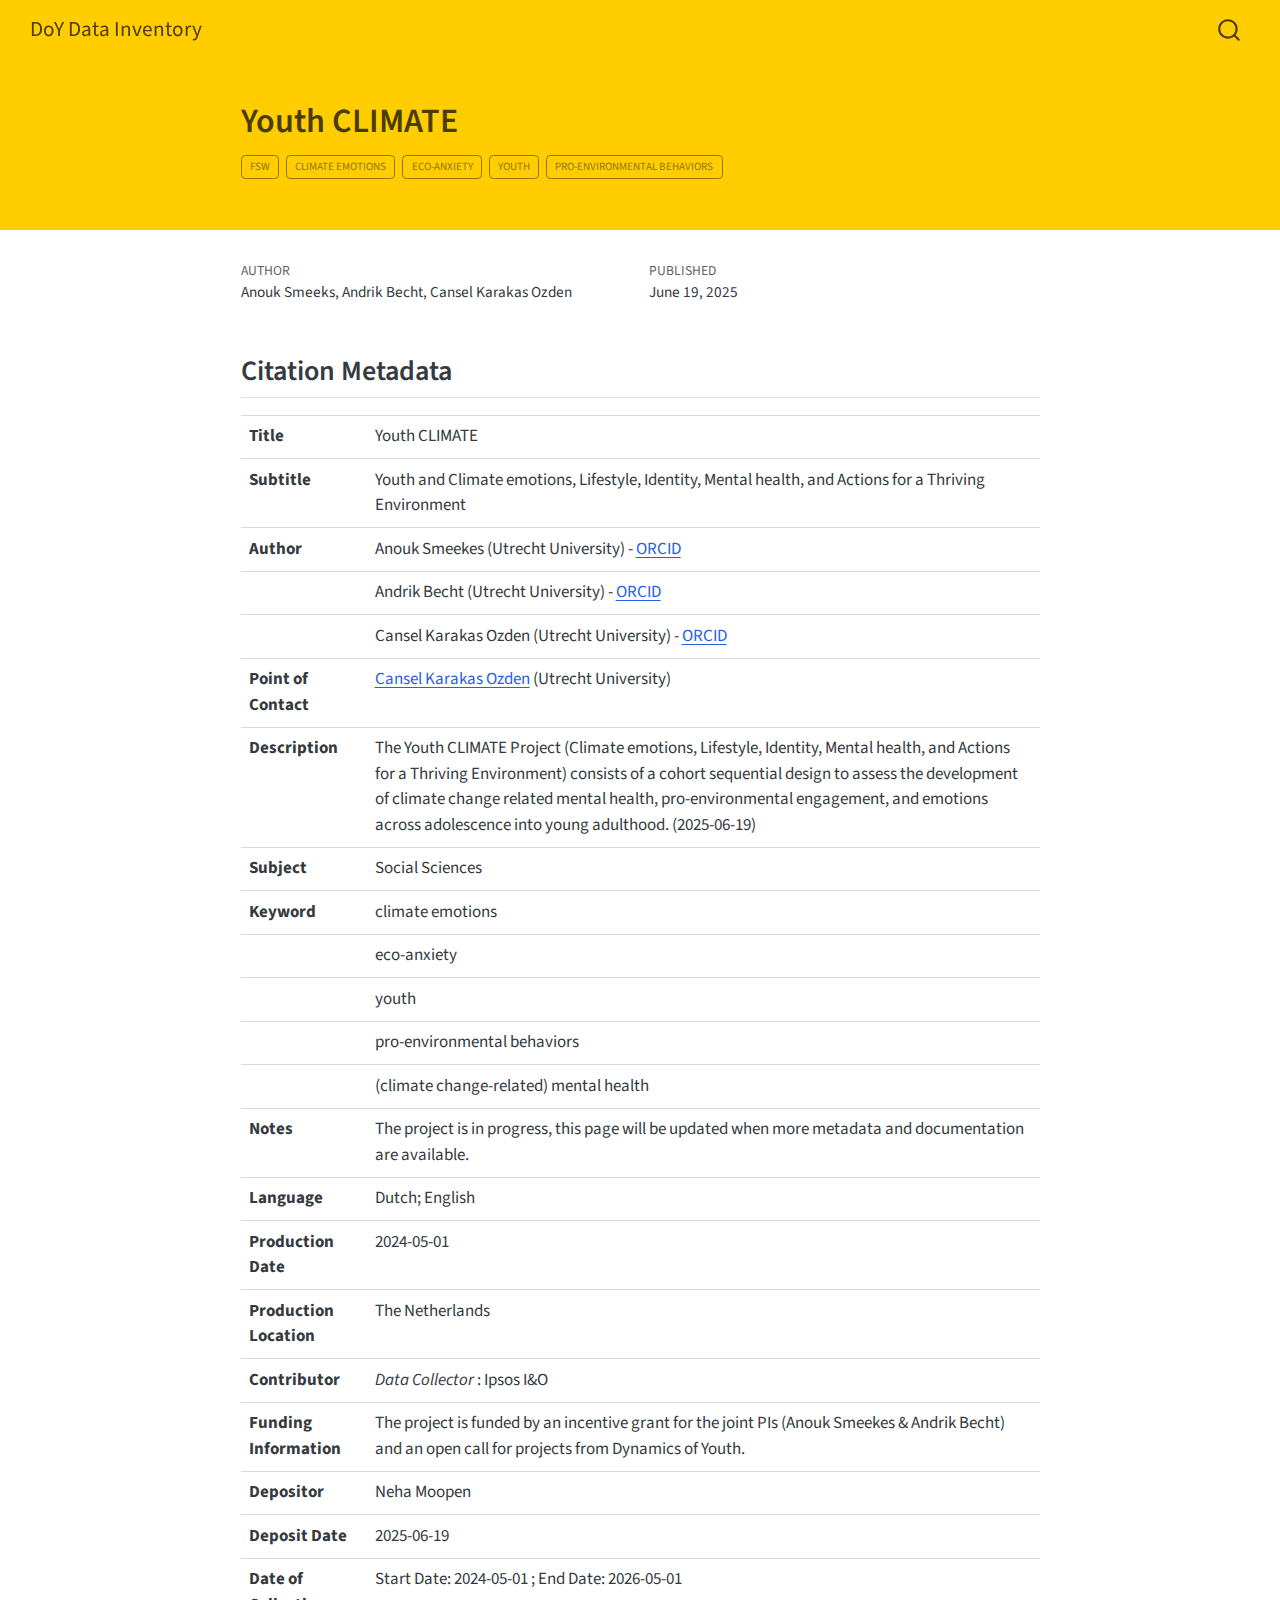
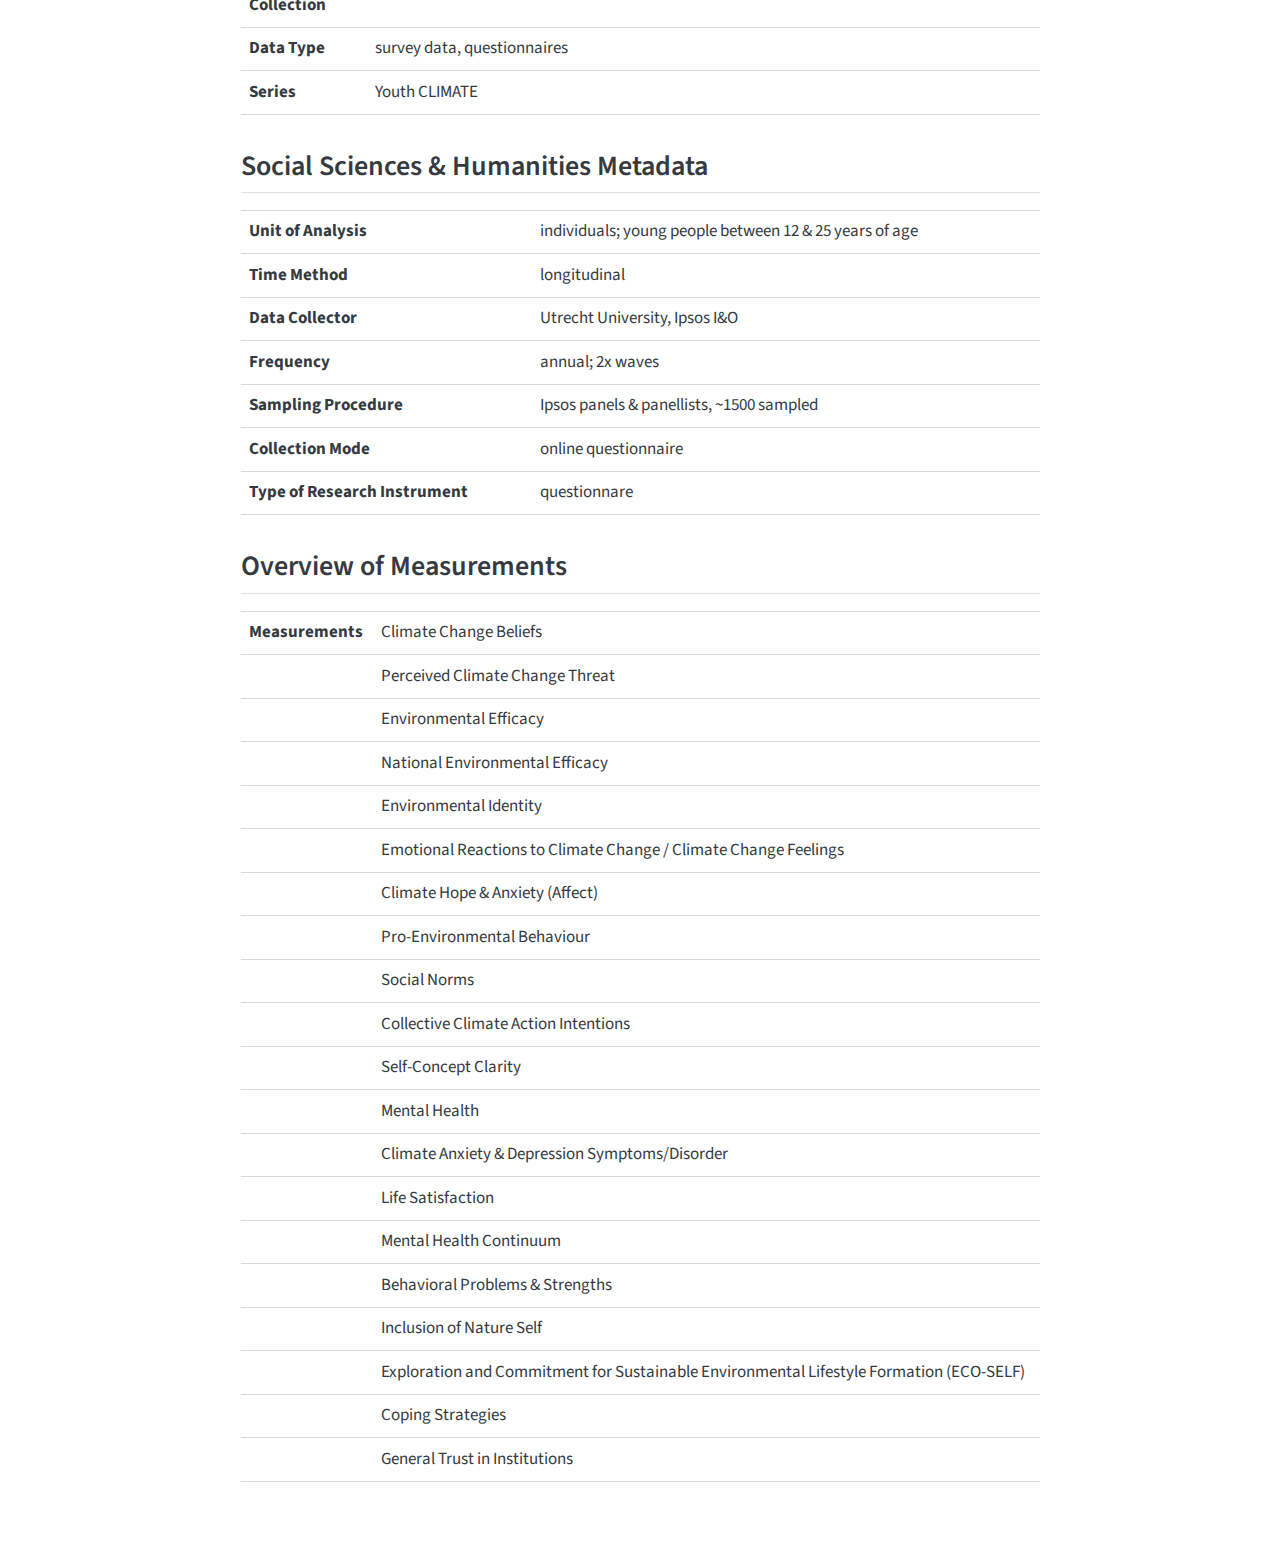
<file: docs/posts/youth-climate/index.html>
<!DOCTYPE html>
<html xmlns="http://www.w3.org/1999/xhtml" lang="en" xml:lang="en"><head>

<meta charset="utf-8">
<meta name="generator" content="quarto-1.6.40">

<meta name="viewport" content="width=device-width, initial-scale=1.0, user-scalable=yes">

<meta name="author" content="Anouk Smeeks, Andrik Becht, Cansel Karakas Ozden">
<meta name="dcterms.date" content="2025-06-19">

<title>Youth CLIMATE – DoY Data Inventory</title>
<style>
code{white-space: pre-wrap;}
span.smallcaps{font-variant: small-caps;}
div.columns{display: flex; gap: min(4vw, 1.5em);}
div.column{flex: auto; overflow-x: auto;}
div.hanging-indent{margin-left: 1.5em; text-indent: -1.5em;}
ul.task-list{list-style: none;}
ul.task-list li input[type="checkbox"] {
  width: 0.8em;
  margin: 0 0.8em 0.2em -1em; /* quarto-specific, see https://github.com/quarto-dev/quarto-cli/issues/4556 */ 
  vertical-align: middle;
}
</style>


<script src="../../site_libs/quarto-nav/quarto-nav.js"></script>
<script src="../../site_libs/quarto-nav/headroom.min.js"></script>
<script src="../../site_libs/clipboard/clipboard.min.js"></script>
<script src="../../site_libs/quarto-search/autocomplete.umd.js"></script>
<script src="../../site_libs/quarto-search/fuse.min.js"></script>
<script src="../../site_libs/quarto-search/quarto-search.js"></script>
<meta name="quarto:offset" content="../../">
<script src="../../site_libs/quarto-html/quarto.js"></script>
<script src="../../site_libs/quarto-html/popper.min.js"></script>
<script src="../../site_libs/quarto-html/tippy.umd.min.js"></script>
<script src="../../site_libs/quarto-html/anchor.min.js"></script>
<link href="../../site_libs/quarto-html/tippy.css" rel="stylesheet">
<link href="../../site_libs/quarto-html/quarto-syntax-highlighting-549806ee2085284f45b00abea8c6df48.css" rel="stylesheet" id="quarto-text-highlighting-styles">
<script src="../../site_libs/bootstrap/bootstrap.min.js"></script>
<link href="../../site_libs/bootstrap/bootstrap-icons.css" rel="stylesheet">
<link href="../../site_libs/bootstrap/bootstrap-38903eb8cfb64320fc66a7c3cfca645f.min.css" rel="stylesheet" append-hash="true" id="quarto-bootstrap" data-mode="light">
<script id="quarto-search-options" type="application/json">{
  "location": "navbar",
  "copy-button": false,
  "collapse-after": 3,
  "panel-placement": "end",
  "type": "overlay",
  "limit": 50,
  "keyboard-shortcut": [
    "f",
    "/",
    "s"
  ],
  "show-item-context": false,
  "language": {
    "search-no-results-text": "No results",
    "search-matching-documents-text": "matching documents",
    "search-copy-link-title": "Copy link to search",
    "search-hide-matches-text": "Hide additional matches",
    "search-more-match-text": "more match in this document",
    "search-more-matches-text": "more matches in this document",
    "search-clear-button-title": "Clear",
    "search-text-placeholder": "",
    "search-detached-cancel-button-title": "Cancel",
    "search-submit-button-title": "Submit",
    "search-label": "Search"
  }
}</script>


<link rel="stylesheet" href="../../styles.css">
</head>

<body class="nav-fixed fullcontent">

<div id="quarto-search-results"></div>
  <header id="quarto-header" class="headroom fixed-top quarto-banner">
    <nav class="navbar navbar-expand-lg " data-bs-theme="dark">
      <div class="navbar-container container-fluid">
      <div class="navbar-brand-container mx-auto">
    <a class="navbar-brand" href="../../index.html">
    <span class="navbar-title">DoY Data Inventory</span>
    </a>
  </div>
        <div class="quarto-navbar-tools tools-end">
</div>
          <div id="quarto-search" class="" title="Search"></div>
      </div> <!-- /container-fluid -->
    </nav>
</header>
<!-- content -->
<header id="title-block-header" class="quarto-title-block default page-columns page-full">
  <div class="quarto-title-banner page-columns page-full">
    <div class="quarto-title column-body">
      <h1 class="title">Youth CLIMATE</h1>
                                <div class="quarto-categories">
                <div class="quarto-category">FSW</div>
                <div class="quarto-category">climate emotions</div>
                <div class="quarto-category">eco-anxiety</div>
                <div class="quarto-category">youth</div>
                <div class="quarto-category">pro-environmental behaviors</div>
              </div>
                  </div>
  </div>
    
  
  <div class="quarto-title-meta">

      <div>
      <div class="quarto-title-meta-heading">Author</div>
      <div class="quarto-title-meta-contents">
               <p>Anouk Smeeks, Andrik Becht, Cansel Karakas Ozden </p>
            </div>
    </div>
      
      <div>
      <div class="quarto-title-meta-heading">Published</div>
      <div class="quarto-title-meta-contents">
        <p class="date">June 19, 2025</p>
      </div>
    </div>
    
      
    </div>
    
  
  </header><div id="quarto-content" class="quarto-container page-columns page-rows-contents page-layout-article page-navbar">
<!-- sidebar -->
<!-- margin-sidebar -->
    
<!-- main -->
<main class="content quarto-banner-title-block" id="quarto-document-content">





<section id="citation-metadata" class="level2">
<h2 class="anchored" data-anchor-id="citation-metadata">Citation Metadata</h2>
<table class="caption-top table">
<tbody>
<tr class="odd">
<td style="text-align: left;"><strong>Title</strong></td>
<td style="text-align: left;">Youth CLIMATE</td>
</tr>
<tr class="even">
<td style="text-align: left;"><strong>Subtitle</strong></td>
<td style="text-align: left;">Youth and Climate emotions, Lifestyle, Identity, Mental health, and Actions for a Thriving Environment</td>
</tr>
<tr class="odd">
<td style="text-align: left;"><strong>Author</strong></td>
<td style="text-align: left;">Anouk Smeekes (Utrecht University) - <a href="https://orcid.org/0000-0001-7726-837X">ORCID</a></td>
</tr>
<tr class="even">
<td style="text-align: left;"></td>
<td style="text-align: left;">Andrik Becht (Utrecht University) - <a href="https://orcid.org/0000-0002-1438-9550">ORCID</a></td>
</tr>
<tr class="odd">
<td style="text-align: left;"></td>
<td style="text-align: left;">Cansel Karakas Ozden (Utrecht University) - <a href="https://orcid.org/0000-0002-2388-1205">ORCID</a></td>
</tr>
<tr class="even">
<td style="text-align: left;"><strong>Point of Contact</strong></td>
<td style="text-align: left;"><a href="c.karakasozden@uu.nl">Cansel Karakas Ozden</a> (Utrecht University)</td>
</tr>
<tr class="odd">
<td style="text-align: left;"><strong>Description</strong></td>
<td style="text-align: left;">The Youth CLIMATE Project (Climate emotions, Lifestyle, Identity, Mental health, and Actions for a Thriving Environment) consists of a cohort sequential design to assess the development of climate change related mental health, pro-environmental engagement, and emotions across adolescence into young adulthood. (2025-06-19)</td>
</tr>
<tr class="even">
<td style="text-align: left;"><strong>Subject</strong></td>
<td style="text-align: left;">Social Sciences</td>
</tr>
<tr class="odd">
<td style="text-align: left;"><strong>Keyword</strong></td>
<td style="text-align: left;">climate emotions</td>
</tr>
<tr class="even">
<td style="text-align: left;"></td>
<td style="text-align: left;">eco-anxiety</td>
</tr>
<tr class="odd">
<td style="text-align: left;"></td>
<td style="text-align: left;">youth</td>
</tr>
<tr class="even">
<td style="text-align: left;"></td>
<td style="text-align: left;">pro-environmental behaviors</td>
</tr>
<tr class="odd">
<td style="text-align: left;"></td>
<td style="text-align: left;">(climate change-related) mental health</td>
</tr>
<tr class="even">
<td style="text-align: left;"><strong>Notes</strong></td>
<td style="text-align: left;">The project is in progress, this page will be updated when more metadata and documentation are available.</td>
</tr>
<tr class="odd">
<td style="text-align: left;"><strong>Language</strong></td>
<td style="text-align: left;">Dutch; English</td>
</tr>
<tr class="even">
<td style="text-align: left;"><strong>Production Date</strong></td>
<td style="text-align: left;">2024-05-01</td>
</tr>
<tr class="odd">
<td style="text-align: left;"><strong>Production Location</strong></td>
<td style="text-align: left;">The Netherlands</td>
</tr>
<tr class="even">
<td style="text-align: left;"><strong>Contributor</strong></td>
<td style="text-align: left;"><em>Data Collector</em> : Ipsos I&amp;O</td>
</tr>
<tr class="odd">
<td style="text-align: left;"><strong>Funding Information</strong></td>
<td style="text-align: left;">The project is funded by an incentive grant for the joint PIs (Anouk Smeekes &amp; Andrik Becht) and an open call for projects from Dynamics of Youth.</td>
</tr>
<tr class="even">
<td style="text-align: left;"><strong>Depositor</strong></td>
<td style="text-align: left;">Neha Moopen</td>
</tr>
<tr class="odd">
<td style="text-align: left;"><strong>Deposit Date</strong></td>
<td style="text-align: left;">2025-06-19</td>
</tr>
<tr class="even">
<td style="text-align: left;"><strong>Date of Collection</strong></td>
<td style="text-align: left;">Start Date: 2024-05-01 ; End Date: 2026-05-01</td>
</tr>
<tr class="odd">
<td style="text-align: left;"><strong>Data Type</strong></td>
<td style="text-align: left;">survey data, questionnaires</td>
</tr>
<tr class="even">
<td style="text-align: left;"><strong>Series</strong></td>
<td style="text-align: left;">Youth CLIMATE</td>
</tr>
</tbody>
</table>
</section>
<section id="social-sciences-humanities-metadata" class="level2">
<h2 class="anchored" data-anchor-id="social-sciences-humanities-metadata">Social Sciences &amp; Humanities Metadata</h2>
<table class="caption-top table">
<colgroup>
<col style="width: 36%">
<col style="width: 63%">
</colgroup>
<tbody>
<tr class="odd">
<td style="text-align: left;"><strong>Unit of Analysis</strong></td>
<td style="text-align: left;">individuals; young people between 12 &amp; 25 years of age</td>
</tr>
<tr class="even">
<td style="text-align: left;"><strong>Time Method</strong></td>
<td style="text-align: left;">longitudinal</td>
</tr>
<tr class="odd">
<td style="text-align: left;"><strong>Data Collector</strong></td>
<td style="text-align: left;">Utrecht University, Ipsos I&amp;O</td>
</tr>
<tr class="even">
<td style="text-align: left;"><strong>Frequency</strong></td>
<td style="text-align: left;">annual; 2x waves</td>
</tr>
<tr class="odd">
<td style="text-align: left;"><strong>Sampling Procedure</strong></td>
<td style="text-align: left;">Ipsos panels &amp; panellists, ~1500 sampled</td>
</tr>
<tr class="even">
<td style="text-align: left;"><strong>Collection Mode</strong></td>
<td style="text-align: left;">online questionnaire</td>
</tr>
<tr class="odd">
<td style="text-align: left;"><strong>Type of Research Instrument</strong></td>
<td style="text-align: left;">questionnare</td>
</tr>
</tbody>
</table>
</section>
<section id="overview-of-measurements" class="level2">
<h2 class="anchored" data-anchor-id="overview-of-measurements">Overview of Measurements</h2>
<table class="caption-top table">
<colgroup>
<col style="width: 16%">
<col style="width: 83%">
</colgroup>
<tbody>
<tr class="odd">
<td style="text-align: left;"><strong>Measurements</strong></td>
<td style="text-align: left;">Climate Change Beliefs</td>
</tr>
<tr class="even">
<td style="text-align: left;"></td>
<td style="text-align: left;">Perceived Climate Change Threat</td>
</tr>
<tr class="odd">
<td style="text-align: left;"></td>
<td style="text-align: left;">Environmental Efficacy</td>
</tr>
<tr class="even">
<td style="text-align: left;"></td>
<td style="text-align: left;">National Environmental Efficacy</td>
</tr>
<tr class="odd">
<td style="text-align: left;"></td>
<td style="text-align: left;">Environmental Identity</td>
</tr>
<tr class="even">
<td style="text-align: left;"></td>
<td style="text-align: left;">Emotional Reactions to Climate Change / Climate Change Feelings</td>
</tr>
<tr class="odd">
<td style="text-align: left;"></td>
<td style="text-align: left;">Climate Hope &amp; Anxiety (Affect)</td>
</tr>
<tr class="even">
<td style="text-align: left;"></td>
<td style="text-align: left;">Pro-Environmental Behaviour</td>
</tr>
<tr class="odd">
<td style="text-align: left;"></td>
<td style="text-align: left;">Social Norms</td>
</tr>
<tr class="even">
<td style="text-align: left;"></td>
<td style="text-align: left;">Collective Climate Action Intentions</td>
</tr>
<tr class="odd">
<td style="text-align: left;"></td>
<td style="text-align: left;">Self-Concept Clarity</td>
</tr>
<tr class="even">
<td style="text-align: left;"></td>
<td style="text-align: left;">Mental Health</td>
</tr>
<tr class="odd">
<td style="text-align: left;"></td>
<td style="text-align: left;">Climate Anxiety &amp; Depression Symptoms/Disorder</td>
</tr>
<tr class="even">
<td style="text-align: left;"></td>
<td style="text-align: left;">Life Satisfaction</td>
</tr>
<tr class="odd">
<td style="text-align: left;"></td>
<td style="text-align: left;">Mental Health Continuum</td>
</tr>
<tr class="even">
<td style="text-align: left;"></td>
<td style="text-align: left;">Behavioral Problems &amp; Strengths</td>
</tr>
<tr class="odd">
<td style="text-align: left;"></td>
<td style="text-align: left;">Inclusion of Nature Self</td>
</tr>
<tr class="even">
<td style="text-align: left;"></td>
<td style="text-align: left;">Exploration and Commitment for Sustainable Environmental Lifestyle Formation (ECO-SELF)</td>
</tr>
<tr class="odd">
<td style="text-align: left;"></td>
<td style="text-align: left;">Coping Strategies</td>
</tr>
<tr class="even">
<td style="text-align: left;"></td>
<td style="text-align: left;">General Trust in Institutions</td>
</tr>
</tbody>
</table>


</section>

</main> <!-- /main -->
<script id="quarto-html-after-body" type="application/javascript">
window.document.addEventListener("DOMContentLoaded", function (event) {
  const toggleBodyColorMode = (bsSheetEl) => {
    const mode = bsSheetEl.getAttribute("data-mode");
    const bodyEl = window.document.querySelector("body");
    if (mode === "dark") {
      bodyEl.classList.add("quarto-dark");
      bodyEl.classList.remove("quarto-light");
    } else {
      bodyEl.classList.add("quarto-light");
      bodyEl.classList.remove("quarto-dark");
    }
  }
  const toggleBodyColorPrimary = () => {
    const bsSheetEl = window.document.querySelector("link#quarto-bootstrap");
    if (bsSheetEl) {
      toggleBodyColorMode(bsSheetEl);
    }
  }
  toggleBodyColorPrimary();  
  const icon = "";
  const anchorJS = new window.AnchorJS();
  anchorJS.options = {
    placement: 'right',
    icon: icon
  };
  anchorJS.add('.anchored');
  const isCodeAnnotation = (el) => {
    for (const clz of el.classList) {
      if (clz.startsWith('code-annotation-')) {                     
        return true;
      }
    }
    return false;
  }
  const onCopySuccess = function(e) {
    // button target
    const button = e.trigger;
    // don't keep focus
    button.blur();
    // flash "checked"
    button.classList.add('code-copy-button-checked');
    var currentTitle = button.getAttribute("title");
    button.setAttribute("title", "Copied!");
    let tooltip;
    if (window.bootstrap) {
      button.setAttribute("data-bs-toggle", "tooltip");
      button.setAttribute("data-bs-placement", "left");
      button.setAttribute("data-bs-title", "Copied!");
      tooltip = new bootstrap.Tooltip(button, 
        { trigger: "manual", 
          customClass: "code-copy-button-tooltip",
          offset: [0, -8]});
      tooltip.show();    
    }
    setTimeout(function() {
      if (tooltip) {
        tooltip.hide();
        button.removeAttribute("data-bs-title");
        button.removeAttribute("data-bs-toggle");
        button.removeAttribute("data-bs-placement");
      }
      button.setAttribute("title", currentTitle);
      button.classList.remove('code-copy-button-checked');
    }, 1000);
    // clear code selection
    e.clearSelection();
  }
  const getTextToCopy = function(trigger) {
      const codeEl = trigger.previousElementSibling.cloneNode(true);
      for (const childEl of codeEl.children) {
        if (isCodeAnnotation(childEl)) {
          childEl.remove();
        }
      }
      return codeEl.innerText;
  }
  const clipboard = new window.ClipboardJS('.code-copy-button:not([data-in-quarto-modal])', {
    text: getTextToCopy
  });
  clipboard.on('success', onCopySuccess);
  if (window.document.getElementById('quarto-embedded-source-code-modal')) {
    const clipboardModal = new window.ClipboardJS('.code-copy-button[data-in-quarto-modal]', {
      text: getTextToCopy,
      container: window.document.getElementById('quarto-embedded-source-code-modal')
    });
    clipboardModal.on('success', onCopySuccess);
  }
    var localhostRegex = new RegExp(/^(?:http|https):\/\/localhost\:?[0-9]*\//);
    var mailtoRegex = new RegExp(/^mailto:/);
      var filterRegex = new RegExp('/' + window.location.host + '/');
    var isInternal = (href) => {
        return filterRegex.test(href) || localhostRegex.test(href) || mailtoRegex.test(href);
    }
    // Inspect non-navigation links and adorn them if external
 	var links = window.document.querySelectorAll('a[href]:not(.nav-link):not(.navbar-brand):not(.toc-action):not(.sidebar-link):not(.sidebar-item-toggle):not(.pagination-link):not(.no-external):not([aria-hidden]):not(.dropdown-item):not(.quarto-navigation-tool):not(.about-link)');
    for (var i=0; i<links.length; i++) {
      const link = links[i];
      if (!isInternal(link.href)) {
        // undo the damage that might have been done by quarto-nav.js in the case of
        // links that we want to consider external
        if (link.dataset.originalHref !== undefined) {
          link.href = link.dataset.originalHref;
        }
      }
    }
  function tippyHover(el, contentFn, onTriggerFn, onUntriggerFn) {
    const config = {
      allowHTML: true,
      maxWidth: 500,
      delay: 100,
      arrow: false,
      appendTo: function(el) {
          return el.parentElement;
      },
      interactive: true,
      interactiveBorder: 10,
      theme: 'quarto',
      placement: 'bottom-start',
    };
    if (contentFn) {
      config.content = contentFn;
    }
    if (onTriggerFn) {
      config.onTrigger = onTriggerFn;
    }
    if (onUntriggerFn) {
      config.onUntrigger = onUntriggerFn;
    }
    window.tippy(el, config); 
  }
  const noterefs = window.document.querySelectorAll('a[role="doc-noteref"]');
  for (var i=0; i<noterefs.length; i++) {
    const ref = noterefs[i];
    tippyHover(ref, function() {
      // use id or data attribute instead here
      let href = ref.getAttribute('data-footnote-href') || ref.getAttribute('href');
      try { href = new URL(href).hash; } catch {}
      const id = href.replace(/^#\/?/, "");
      const note = window.document.getElementById(id);
      if (note) {
        return note.innerHTML;
      } else {
        return "";
      }
    });
  }
  const xrefs = window.document.querySelectorAll('a.quarto-xref');
  const processXRef = (id, note) => {
    // Strip column container classes
    const stripColumnClz = (el) => {
      el.classList.remove("page-full", "page-columns");
      if (el.children) {
        for (const child of el.children) {
          stripColumnClz(child);
        }
      }
    }
    stripColumnClz(note)
    if (id === null || id.startsWith('sec-')) {
      // Special case sections, only their first couple elements
      const container = document.createElement("div");
      if (note.children && note.children.length > 2) {
        container.appendChild(note.children[0].cloneNode(true));
        for (let i = 1; i < note.children.length; i++) {
          const child = note.children[i];
          if (child.tagName === "P" && child.innerText === "") {
            continue;
          } else {
            container.appendChild(child.cloneNode(true));
            break;
          }
        }
        if (window.Quarto?.typesetMath) {
          window.Quarto.typesetMath(container);
        }
        return container.innerHTML
      } else {
        if (window.Quarto?.typesetMath) {
          window.Quarto.typesetMath(note);
        }
        return note.innerHTML;
      }
    } else {
      // Remove any anchor links if they are present
      const anchorLink = note.querySelector('a.anchorjs-link');
      if (anchorLink) {
        anchorLink.remove();
      }
      if (window.Quarto?.typesetMath) {
        window.Quarto.typesetMath(note);
      }
      if (note.classList.contains("callout")) {
        return note.outerHTML;
      } else {
        return note.innerHTML;
      }
    }
  }
  for (var i=0; i<xrefs.length; i++) {
    const xref = xrefs[i];
    tippyHover(xref, undefined, function(instance) {
      instance.disable();
      let url = xref.getAttribute('href');
      let hash = undefined; 
      if (url.startsWith('#')) {
        hash = url;
      } else {
        try { hash = new URL(url).hash; } catch {}
      }
      if (hash) {
        const id = hash.replace(/^#\/?/, "");
        const note = window.document.getElementById(id);
        if (note !== null) {
          try {
            const html = processXRef(id, note.cloneNode(true));
            instance.setContent(html);
          } finally {
            instance.enable();
            instance.show();
          }
        } else {
          // See if we can fetch this
          fetch(url.split('#')[0])
          .then(res => res.text())
          .then(html => {
            const parser = new DOMParser();
            const htmlDoc = parser.parseFromString(html, "text/html");
            const note = htmlDoc.getElementById(id);
            if (note !== null) {
              const html = processXRef(id, note);
              instance.setContent(html);
            } 
          }).finally(() => {
            instance.enable();
            instance.show();
          });
        }
      } else {
        // See if we can fetch a full url (with no hash to target)
        // This is a special case and we should probably do some content thinning / targeting
        fetch(url)
        .then(res => res.text())
        .then(html => {
          const parser = new DOMParser();
          const htmlDoc = parser.parseFromString(html, "text/html");
          const note = htmlDoc.querySelector('main.content');
          if (note !== null) {
            // This should only happen for chapter cross references
            // (since there is no id in the URL)
            // remove the first header
            if (note.children.length > 0 && note.children[0].tagName === "HEADER") {
              note.children[0].remove();
            }
            const html = processXRef(null, note);
            instance.setContent(html);
          } 
        }).finally(() => {
          instance.enable();
          instance.show();
        });
      }
    }, function(instance) {
    });
  }
      let selectedAnnoteEl;
      const selectorForAnnotation = ( cell, annotation) => {
        let cellAttr = 'data-code-cell="' + cell + '"';
        let lineAttr = 'data-code-annotation="' +  annotation + '"';
        const selector = 'span[' + cellAttr + '][' + lineAttr + ']';
        return selector;
      }
      const selectCodeLines = (annoteEl) => {
        const doc = window.document;
        const targetCell = annoteEl.getAttribute("data-target-cell");
        const targetAnnotation = annoteEl.getAttribute("data-target-annotation");
        const annoteSpan = window.document.querySelector(selectorForAnnotation(targetCell, targetAnnotation));
        const lines = annoteSpan.getAttribute("data-code-lines").split(",");
        const lineIds = lines.map((line) => {
          return targetCell + "-" + line;
        })
        let top = null;
        let height = null;
        let parent = null;
        if (lineIds.length > 0) {
            //compute the position of the single el (top and bottom and make a div)
            const el = window.document.getElementById(lineIds[0]);
            top = el.offsetTop;
            height = el.offsetHeight;
            parent = el.parentElement.parentElement;
          if (lineIds.length > 1) {
            const lastEl = window.document.getElementById(lineIds[lineIds.length - 1]);
            const bottom = lastEl.offsetTop + lastEl.offsetHeight;
            height = bottom - top;
          }
          if (top !== null && height !== null && parent !== null) {
            // cook up a div (if necessary) and position it 
            let div = window.document.getElementById("code-annotation-line-highlight");
            if (div === null) {
              div = window.document.createElement("div");
              div.setAttribute("id", "code-annotation-line-highlight");
              div.style.position = 'absolute';
              parent.appendChild(div);
            }
            div.style.top = top - 2 + "px";
            div.style.height = height + 4 + "px";
            div.style.left = 0;
            let gutterDiv = window.document.getElementById("code-annotation-line-highlight-gutter");
            if (gutterDiv === null) {
              gutterDiv = window.document.createElement("div");
              gutterDiv.setAttribute("id", "code-annotation-line-highlight-gutter");
              gutterDiv.style.position = 'absolute';
              const codeCell = window.document.getElementById(targetCell);
              const gutter = codeCell.querySelector('.code-annotation-gutter');
              gutter.appendChild(gutterDiv);
            }
            gutterDiv.style.top = top - 2 + "px";
            gutterDiv.style.height = height + 4 + "px";
          }
          selectedAnnoteEl = annoteEl;
        }
      };
      const unselectCodeLines = () => {
        const elementsIds = ["code-annotation-line-highlight", "code-annotation-line-highlight-gutter"];
        elementsIds.forEach((elId) => {
          const div = window.document.getElementById(elId);
          if (div) {
            div.remove();
          }
        });
        selectedAnnoteEl = undefined;
      };
        // Handle positioning of the toggle
    window.addEventListener(
      "resize",
      throttle(() => {
        elRect = undefined;
        if (selectedAnnoteEl) {
          selectCodeLines(selectedAnnoteEl);
        }
      }, 10)
    );
    function throttle(fn, ms) {
    let throttle = false;
    let timer;
      return (...args) => {
        if(!throttle) { // first call gets through
            fn.apply(this, args);
            throttle = true;
        } else { // all the others get throttled
            if(timer) clearTimeout(timer); // cancel #2
            timer = setTimeout(() => {
              fn.apply(this, args);
              timer = throttle = false;
            }, ms);
        }
      };
    }
      // Attach click handler to the DT
      const annoteDls = window.document.querySelectorAll('dt[data-target-cell]');
      for (const annoteDlNode of annoteDls) {
        annoteDlNode.addEventListener('click', (event) => {
          const clickedEl = event.target;
          if (clickedEl !== selectedAnnoteEl) {
            unselectCodeLines();
            const activeEl = window.document.querySelector('dt[data-target-cell].code-annotation-active');
            if (activeEl) {
              activeEl.classList.remove('code-annotation-active');
            }
            selectCodeLines(clickedEl);
            clickedEl.classList.add('code-annotation-active');
          } else {
            // Unselect the line
            unselectCodeLines();
            clickedEl.classList.remove('code-annotation-active');
          }
        });
      }
  const findCites = (el) => {
    const parentEl = el.parentElement;
    if (parentEl) {
      const cites = parentEl.dataset.cites;
      if (cites) {
        return {
          el,
          cites: cites.split(' ')
        };
      } else {
        return findCites(el.parentElement)
      }
    } else {
      return undefined;
    }
  };
  var bibliorefs = window.document.querySelectorAll('a[role="doc-biblioref"]');
  for (var i=0; i<bibliorefs.length; i++) {
    const ref = bibliorefs[i];
    const citeInfo = findCites(ref);
    if (citeInfo) {
      tippyHover(citeInfo.el, function() {
        var popup = window.document.createElement('div');
        citeInfo.cites.forEach(function(cite) {
          var citeDiv = window.document.createElement('div');
          citeDiv.classList.add('hanging-indent');
          citeDiv.classList.add('csl-entry');
          var biblioDiv = window.document.getElementById('ref-' + cite);
          if (biblioDiv) {
            citeDiv.innerHTML = biblioDiv.innerHTML;
          }
          popup.appendChild(citeDiv);
        });
        return popup.innerHTML;
      });
    }
  }
});
</script>
</div> <!-- /content -->




</body></html>
</file>
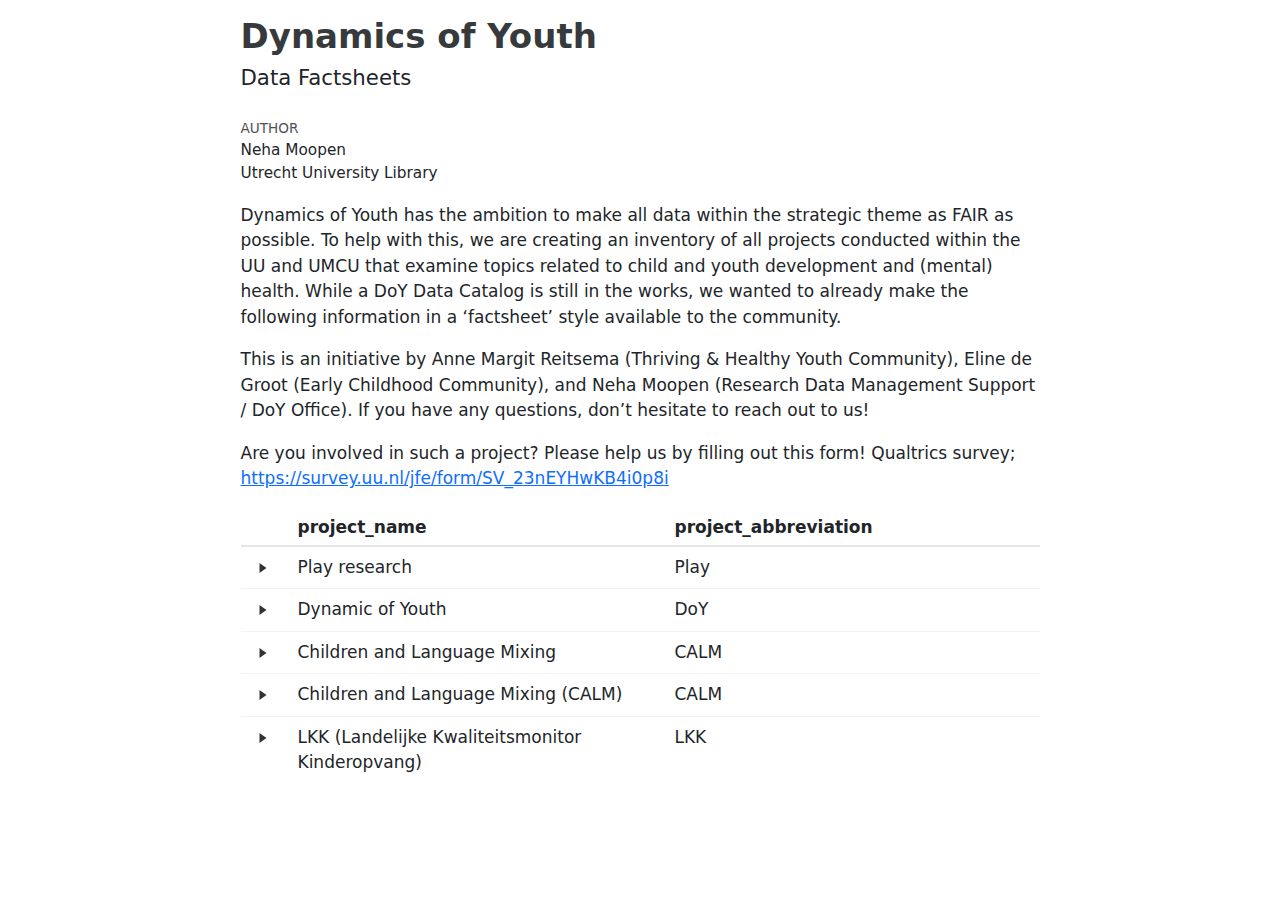
<file: docs/factsheet_table.html>
<!DOCTYPE html>
<html xmlns="http://www.w3.org/1999/xhtml" lang="en" xml:lang="en"><head>

<meta charset="utf-8">
<meta name="generator" content="quarto-1.3.450">

<meta name="viewport" content="width=device-width, initial-scale=1.0, user-scalable=yes">

<meta name="author" content="Neha Moopen Utrecht University Library">

<title>Dynamics of Youth</title>
<style>
code{white-space: pre-wrap;}
span.smallcaps{font-variant: small-caps;}
div.columns{display: flex; gap: min(4vw, 1.5em);}
div.column{flex: auto; overflow-x: auto;}
div.hanging-indent{margin-left: 1.5em; text-indent: -1.5em;}
ul.task-list{list-style: none;}
ul.task-list li input[type="checkbox"] {
  width: 0.8em;
  margin: 0 0.8em 0.2em -1em; /* quarto-specific, see https://github.com/quarto-dev/quarto-cli/issues/4556 */ 
  vertical-align: middle;
}
</style>


<script src="factsheet_table_files/libs/clipboard/clipboard.min.js"></script>
<script src="factsheet_table_files/libs/quarto-html/quarto.js"></script>
<script src="factsheet_table_files/libs/quarto-html/popper.min.js"></script>
<script src="factsheet_table_files/libs/quarto-html/tippy.umd.min.js"></script>
<script src="factsheet_table_files/libs/quarto-html/anchor.min.js"></script>
<link href="factsheet_table_files/libs/quarto-html/tippy.css" rel="stylesheet">
<link href="factsheet_table_files/libs/quarto-html/quarto-syntax-highlighting.css" rel="stylesheet" id="quarto-text-highlighting-styles">
<script src="factsheet_table_files/libs/bootstrap/bootstrap.min.js"></script>
<link href="factsheet_table_files/libs/bootstrap/bootstrap-icons.css" rel="stylesheet">
<link href="factsheet_table_files/libs/bootstrap/bootstrap.min.css" rel="stylesheet" id="quarto-bootstrap" data-mode="light">

<script src="factsheet_table_files/libs/core-js-2.5.3/shim.min.js"></script>
<script src="factsheet_table_files/libs/react-18.2.0/react.min.js"></script>
<script src="factsheet_table_files/libs/react-18.2.0/react-dom.min.js"></script>
<script src="factsheet_table_files/libs/reactwidget-1.0.0/react-tools.js"></script>
<script src="factsheet_table_files/libs/htmlwidgets-1.6.2/htmlwidgets.js"></script>
<link href="factsheet_table_files/libs/reactable-0.4.4/reactable.css" rel="stylesheet">
<script src="factsheet_table_files/libs/reactable-binding-0.4.4/reactable.js"></script>


</head>

<body class="fullcontent">

<div id="quarto-content" class="page-columns page-rows-contents page-layout-article">

<main class="content" id="quarto-document-content">

<header id="title-block-header" class="quarto-title-block default">
<div class="quarto-title">
<h1 class="title">Dynamics of Youth</h1>
<p class="subtitle lead">Data Factsheets</p>
</div>



<div class="quarto-title-meta">

    <div>
    <div class="quarto-title-meta-heading">Author</div>
    <div class="quarto-title-meta-contents">
             <p>Neha Moopen<br>Utrecht University Library </p>
          </div>
  </div>
    
  
    
  </div>
  

</header>

<p>Dynamics of Youth has the ambition to make all data within the strategic theme as FAIR as possible. To help with this, we are creating an inventory of all projects conducted within the UU and UMCU that examine topics related to child and youth development and (mental) health. While a DoY Data Catalog is still in the works, we wanted to already make the following information in a ‘factsheet’ style available to the community.</p>
<p>This is an initiative by Anne Margit Reitsema (Thriving &amp; Healthy Youth Community), Eline de Groot (Early Childhood Community), and Neha Moopen (Research Data Management Support / DoY Office). If you have any questions, don’t hesitate to reach out to us!</p>
<p>Are you involved in such a project? Please help us by filling out this form! Qualtrics survey; <a href="https://survey.uu.nl/jfe/form/SV_23nEYHwKB4i0p8i">https://survey.uu.nl/jfe/form/SV_23nEYHwKB4i0p8i</a></p>
<div class="cell">
<div class="cell-output-display">
<link href="https://fonts.googleapis.com/css?family=Nunito:400,600,700&amp;display=fallback" rel="stylesheet">
</div>
</div>
<div class="cell">

<style type="text/css">
.project-detail {
  font-family: Nunito, "Helvetica Neue", Helvetica, Arial, sans-serif;
  padding: 24px;
  box-shadow: inset 0 1px 3px #dbdbdb;
  background: hsl(213, 20%, 99%);
  border-radius: 4px;
}

.detail-label {
  margin: 1.25rem 0 0.25rem;
  font-size: 0.875rem;
  color: rgba(0, 0, 0, 0.6);
}

.detail-header {
  margin-bottom: 1rem;
  font-size: 1.25rem;
  font-weight: 600;
}

.detail-title {
  margin-left: 1rem;
  font-size: 0.875rem;
  font-weight: 400;
  color: rgba(0, 0, 0, 0.6);
}

.detail-description {
  font-size: 0.875rem;
}

.project-table {
  margin-top: 1rem;
  font-size: 0.9375rem;
  border: 1px solid hsl(213, 33%, 93%);
  border-radius: 4px;
  box-shadow: 0 4px 8px 0 rgba(0, 0, 0, 0.1);
}

.header {
  background-color: hsl(213, 45%, 97%);
  border-bottom-color: hsl(213, 33%, 93%);
  border-bottom-width: 1px;
  color: hsl(213, 13%, 33%);
}

.header[aria-sort]:hover,
.header[aria-sort]:focus {
  color: hsl(213, 55%, 50%);
}

.row-style {
  cursor: pointer;
}
</style>
</div>
<div class="cell">
<div class="cell-output-display">

<div class="reactable html-widget html-fill-item-overflow-hidden html-fill-item" id="htmlwidget-0fb140b28c0fc069fbcc" style="width:auto;height:auto;"></div>
<script type="application/json" data-for="htmlwidget-0fb140b28c0fc069fbcc">{"x":{"tag":{"name":"Reactable","attribs":{"data":{"project_name":["Play research","Dynamic of Youth","Children and Language Mixing","Children and Language Mixing (CALM)","LKK (Landelijke Kwaliteitsmonitor Kinderopvang)"],"project_abbreviation":["Play","DoY","CALM","CALM","LKK"]},"columns":[{"id":".details","name":"","type":null,"sortable":false,"resizable":false,"filterable":false,"searchable":false,"width":45,"align":"center","details":[{"name":"div","attribs":{"className":"project-detail"},"children":[{"name":"div","attribs":{"className":"detail-header"},"children":["Play research"]},{"name":"div","attribs":{"className":"detail-abbreviation"},"children":["Play"]},{"name":"div","attribs":{"className":"detail-label"},"children":["Description"]},"Investigating how playful experiences affects cognitive processes",{"name":"div","attribs":{"className":"detail-label"},"children":["Institution"]},"Utrecht University",{"name":"div","attribs":{"className":"detail-label"},"children":["Author"]},"Heidi Lesscher",{"name":"div","attribs":{"className":"detail-label"},"children":["Research Design"]},"Other:"]},{"name":"div","attribs":{"className":"project-detail"},"children":[{"name":"div","attribs":{"className":"detail-header"},"children":["Dynamic of Youth"]},{"name":"div","attribs":{"className":"detail-abbreviation"},"children":["DoY"]},{"name":"div","attribs":{"className":"detail-label"},"children":["Description"]},"Sustainable collaborations interdisciplinair, inter-university, (inter)national",{"name":"div","attribs":{"className":"detail-label"},"children":["Institution"]},"Utrecht University",{"name":"div","attribs":{"className":"detail-label"},"children":["Author"]},"Catrin",{"name":"div","attribs":{"className":"detail-label"},"children":["Research Design"]},"Other:"]},{"name":"div","attribs":{"className":"project-detail"},"children":[{"name":"div","attribs":{"className":"detail-header"},"children":["Children and Language Mixing"]},{"name":"div","attribs":{"className":"detail-abbreviation"},"children":["CALM"]},{"name":"div","attribs":{"className":"detail-label"},"children":["Description"]},"The aim of this research program is to investigate the effects of parental mixing on children’s language development and to develop an innovative, comprehensive model of children’s own mixing. To achieve this, we will\n\ndemonstrate whether and how mixed language input affects children's language development;\ndetermine the influence of social, linguistic and cognitive factors on children's language mixing behaviour;\nidentify the impact of Developmental Language Disorder (DLD) on the relation between mixed language input and children’s language development; and\nelucidate the effect of DLD on children's language mixing behaviour.",{"name":"div","attribs":{"className":"detail-label"},"children":["Institution"]},"Utrecht University",{"name":"div","attribs":{"className":"detail-label"},"children":["Author"]},"Elma Blom, WBT",{"name":"div","attribs":{"className":"detail-label"},"children":["Research Design"]},"Longitudinal cohort"]},{"name":"div","attribs":{"className":"project-detail"},"children":[{"name":"div","attribs":{"className":"detail-header"},"children":["Children and Language Mixing (CALM)"]},{"name":"div","attribs":{"className":"detail-abbreviation"},"children":["CALM"]},{"name":"div","attribs":{"className":"detail-label"},"children":["Description"]},"We investigate how multilingual children in the Netherlands that receive mixed language input develop their languages and why they mix their languages themselves.",{"name":"div","attribs":{"className":"detail-label"},"children":["Institution"]},"Utrecht University",{"name":"div","attribs":{"className":"detail-label"},"children":["Author"]},"Elma Blom, W.B.T.",{"name":"div","attribs":{"className":"detail-label"},"children":["Research Design"]},"Longitudinal cohort"]},{"name":"div","attribs":{"className":"project-detail"},"children":[{"name":"div","attribs":{"className":"detail-header"},"children":["LKK (Landelijke Kwaliteitsmonitor Kinderopvang)"]},{"name":"div","attribs":{"className":"detail-abbreviation"},"children":["LKK"]},{"name":"div","attribs":{"className":"detail-label"},"children":["Description"]},"Monitor the quality of the Dutch childcare system",{"name":"div","attribs":{"className":"detail-label"},"children":["Institution"]},"Utrecht University",{"name":"div","attribs":{"className":"detail-label"},"children":["Author"]},"Pauline Slot, P.L.",{"name":"div","attribs":{"className":"detail-label"},"children":["Research Design"]},"Cross-sectional cohort"]}]},{"id":"project_name","name":"project_name","type":"character"},{"id":"project_abbreviation","name":"project_abbreviation","type":"character"}],"onClick":"expand","theme":{"cellPadding":"8px 12px"},"dataKey":"a6bf0bffa8c791d361c44749026aa6d1"},"children":[]},"class":"reactR_markup"},"evals":[],"jsHooks":[]}</script>
</div>
</div>

</main>
<!-- /main column -->
<script id="quarto-html-after-body" type="application/javascript">
window.document.addEventListener("DOMContentLoaded", function (event) {
  const toggleBodyColorMode = (bsSheetEl) => {
    const mode = bsSheetEl.getAttribute("data-mode");
    const bodyEl = window.document.querySelector("body");
    if (mode === "dark") {
      bodyEl.classList.add("quarto-dark");
      bodyEl.classList.remove("quarto-light");
    } else {
      bodyEl.classList.add("quarto-light");
      bodyEl.classList.remove("quarto-dark");
    }
  }
  const toggleBodyColorPrimary = () => {
    const bsSheetEl = window.document.querySelector("link#quarto-bootstrap");
    if (bsSheetEl) {
      toggleBodyColorMode(bsSheetEl);
    }
  }
  toggleBodyColorPrimary();  
  const icon = "";
  const anchorJS = new window.AnchorJS();
  anchorJS.options = {
    placement: 'right',
    icon: icon
  };
  anchorJS.add('.anchored');
  const isCodeAnnotation = (el) => {
    for (const clz of el.classList) {
      if (clz.startsWith('code-annotation-')) {                     
        return true;
      }
    }
    return false;
  }
  const clipboard = new window.ClipboardJS('.code-copy-button', {
    text: function(trigger) {
      const codeEl = trigger.previousElementSibling.cloneNode(true);
      for (const childEl of codeEl.children) {
        if (isCodeAnnotation(childEl)) {
          childEl.remove();
        }
      }
      return codeEl.innerText;
    }
  });
  clipboard.on('success', function(e) {
    // button target
    const button = e.trigger;
    // don't keep focus
    button.blur();
    // flash "checked"
    button.classList.add('code-copy-button-checked');
    var currentTitle = button.getAttribute("title");
    button.setAttribute("title", "Copied!");
    let tooltip;
    if (window.bootstrap) {
      button.setAttribute("data-bs-toggle", "tooltip");
      button.setAttribute("data-bs-placement", "left");
      button.setAttribute("data-bs-title", "Copied!");
      tooltip = new bootstrap.Tooltip(button, 
        { trigger: "manual", 
          customClass: "code-copy-button-tooltip",
          offset: [0, -8]});
      tooltip.show();    
    }
    setTimeout(function() {
      if (tooltip) {
        tooltip.hide();
        button.removeAttribute("data-bs-title");
        button.removeAttribute("data-bs-toggle");
        button.removeAttribute("data-bs-placement");
      }
      button.setAttribute("title", currentTitle);
      button.classList.remove('code-copy-button-checked');
    }, 1000);
    // clear code selection
    e.clearSelection();
  });
  function tippyHover(el, contentFn) {
    const config = {
      allowHTML: true,
      content: contentFn,
      maxWidth: 500,
      delay: 100,
      arrow: false,
      appendTo: function(el) {
          return el.parentElement;
      },
      interactive: true,
      interactiveBorder: 10,
      theme: 'quarto',
      placement: 'bottom-start'
    };
    window.tippy(el, config); 
  }
  const noterefs = window.document.querySelectorAll('a[role="doc-noteref"]');
  for (var i=0; i<noterefs.length; i++) {
    const ref = noterefs[i];
    tippyHover(ref, function() {
      // use id or data attribute instead here
      let href = ref.getAttribute('data-footnote-href') || ref.getAttribute('href');
      try { href = new URL(href).hash; } catch {}
      const id = href.replace(/^#\/?/, "");
      const note = window.document.getElementById(id);
      return note.innerHTML;
    });
  }
      let selectedAnnoteEl;
      const selectorForAnnotation = ( cell, annotation) => {
        let cellAttr = 'data-code-cell="' + cell + '"';
        let lineAttr = 'data-code-annotation="' +  annotation + '"';
        const selector = 'span[' + cellAttr + '][' + lineAttr + ']';
        return selector;
      }
      const selectCodeLines = (annoteEl) => {
        const doc = window.document;
        const targetCell = annoteEl.getAttribute("data-target-cell");
        const targetAnnotation = annoteEl.getAttribute("data-target-annotation");
        const annoteSpan = window.document.querySelector(selectorForAnnotation(targetCell, targetAnnotation));
        const lines = annoteSpan.getAttribute("data-code-lines").split(",");
        const lineIds = lines.map((line) => {
          return targetCell + "-" + line;
        })
        let top = null;
        let height = null;
        let parent = null;
        if (lineIds.length > 0) {
            //compute the position of the single el (top and bottom and make a div)
            const el = window.document.getElementById(lineIds[0]);
            top = el.offsetTop;
            height = el.offsetHeight;
            parent = el.parentElement.parentElement;
          if (lineIds.length > 1) {
            const lastEl = window.document.getElementById(lineIds[lineIds.length - 1]);
            const bottom = lastEl.offsetTop + lastEl.offsetHeight;
            height = bottom - top;
          }
          if (top !== null && height !== null && parent !== null) {
            // cook up a div (if necessary) and position it 
            let div = window.document.getElementById("code-annotation-line-highlight");
            if (div === null) {
              div = window.document.createElement("div");
              div.setAttribute("id", "code-annotation-line-highlight");
              div.style.position = 'absolute';
              parent.appendChild(div);
            }
            div.style.top = top - 2 + "px";
            div.style.height = height + 4 + "px";
            let gutterDiv = window.document.getElementById("code-annotation-line-highlight-gutter");
            if (gutterDiv === null) {
              gutterDiv = window.document.createElement("div");
              gutterDiv.setAttribute("id", "code-annotation-line-highlight-gutter");
              gutterDiv.style.position = 'absolute';
              const codeCell = window.document.getElementById(targetCell);
              const gutter = codeCell.querySelector('.code-annotation-gutter');
              gutter.appendChild(gutterDiv);
            }
            gutterDiv.style.top = top - 2 + "px";
            gutterDiv.style.height = height + 4 + "px";
          }
          selectedAnnoteEl = annoteEl;
        }
      };
      const unselectCodeLines = () => {
        const elementsIds = ["code-annotation-line-highlight", "code-annotation-line-highlight-gutter"];
        elementsIds.forEach((elId) => {
          const div = window.document.getElementById(elId);
          if (div) {
            div.remove();
          }
        });
        selectedAnnoteEl = undefined;
      };
      // Attach click handler to the DT
      const annoteDls = window.document.querySelectorAll('dt[data-target-cell]');
      for (const annoteDlNode of annoteDls) {
        annoteDlNode.addEventListener('click', (event) => {
          const clickedEl = event.target;
          if (clickedEl !== selectedAnnoteEl) {
            unselectCodeLines();
            const activeEl = window.document.querySelector('dt[data-target-cell].code-annotation-active');
            if (activeEl) {
              activeEl.classList.remove('code-annotation-active');
            }
            selectCodeLines(clickedEl);
            clickedEl.classList.add('code-annotation-active');
          } else {
            // Unselect the line
            unselectCodeLines();
            clickedEl.classList.remove('code-annotation-active');
          }
        });
      }
  const findCites = (el) => {
    const parentEl = el.parentElement;
    if (parentEl) {
      const cites = parentEl.dataset.cites;
      if (cites) {
        return {
          el,
          cites: cites.split(' ')
        };
      } else {
        return findCites(el.parentElement)
      }
    } else {
      return undefined;
    }
  };
  var bibliorefs = window.document.querySelectorAll('a[role="doc-biblioref"]');
  for (var i=0; i<bibliorefs.length; i++) {
    const ref = bibliorefs[i];
    const citeInfo = findCites(ref);
    if (citeInfo) {
      tippyHover(citeInfo.el, function() {
        var popup = window.document.createElement('div');
        citeInfo.cites.forEach(function(cite) {
          var citeDiv = window.document.createElement('div');
          citeDiv.classList.add('hanging-indent');
          citeDiv.classList.add('csl-entry');
          var biblioDiv = window.document.getElementById('ref-' + cite);
          if (biblioDiv) {
            citeDiv.innerHTML = biblioDiv.innerHTML;
          }
          popup.appendChild(citeDiv);
        });
        return popup.innerHTML;
      });
    }
  }
});
</script>
</div> <!-- /content -->



</body></html>
</file>
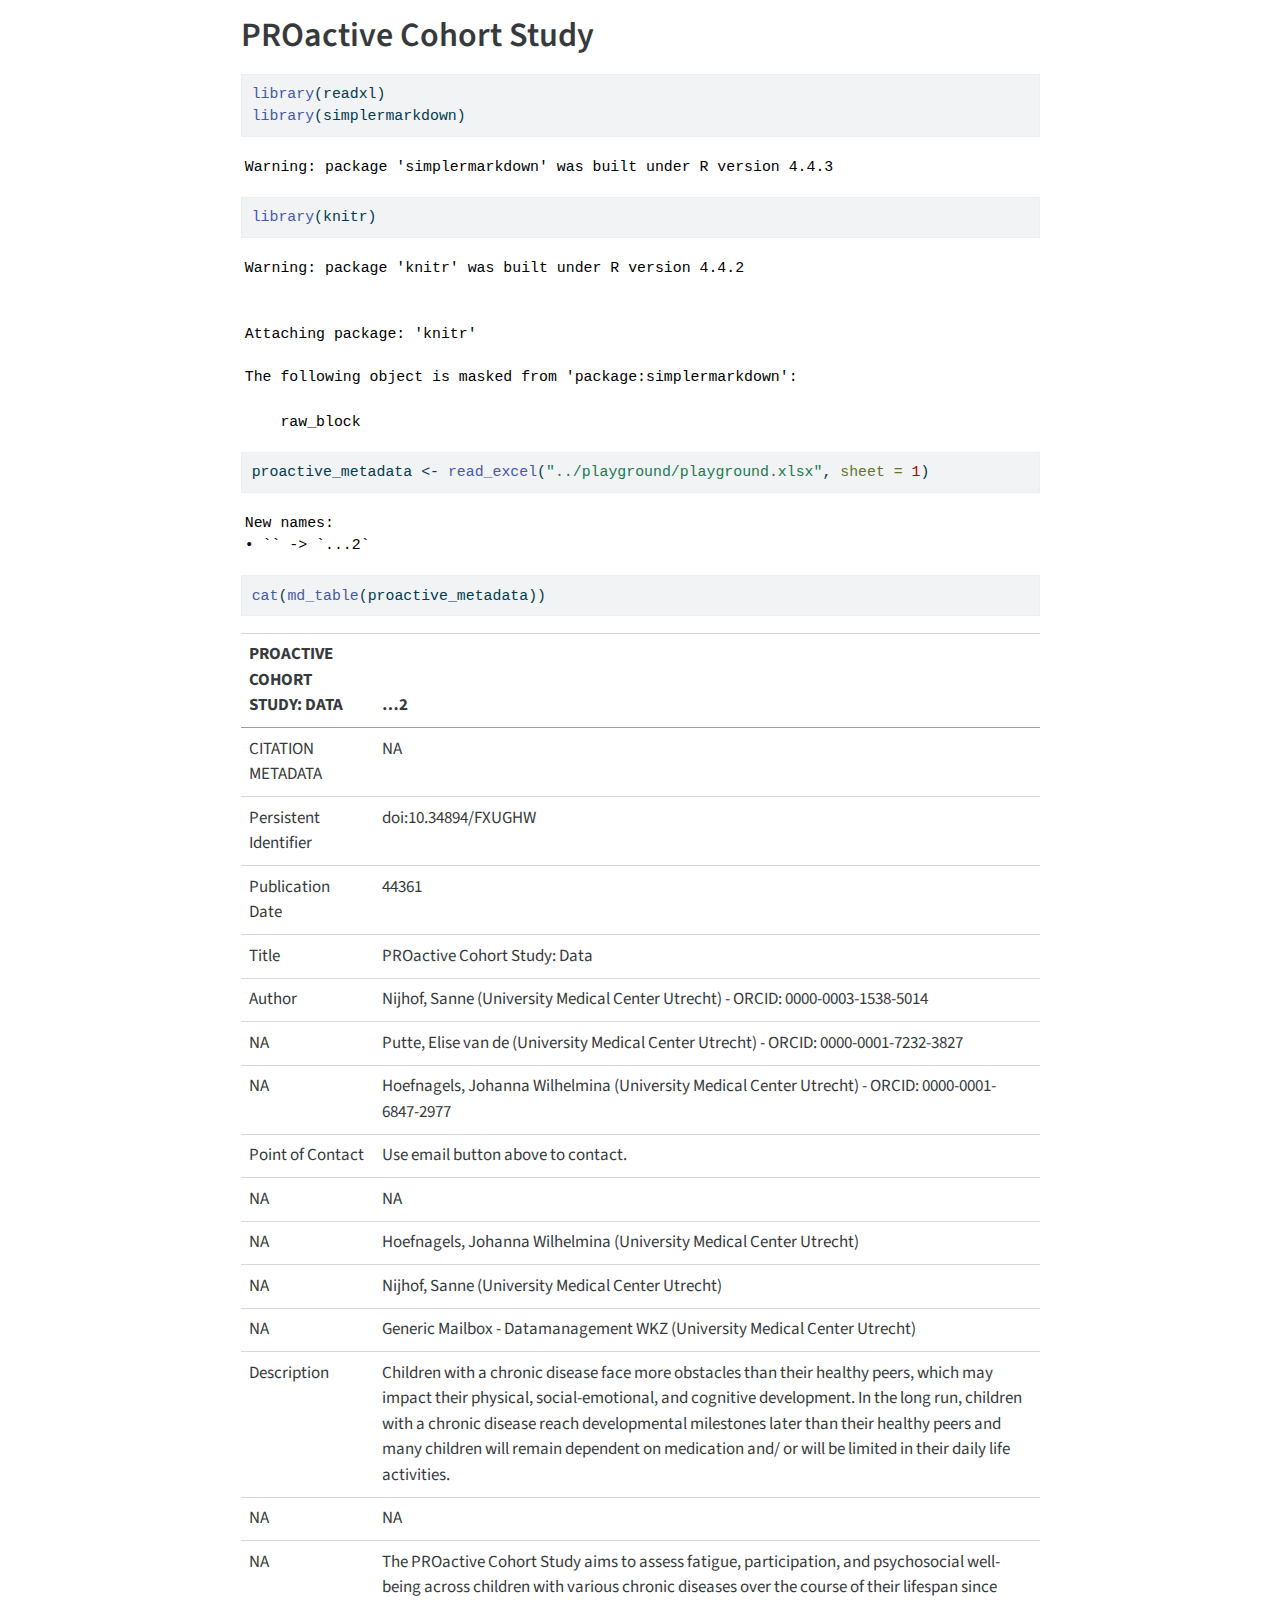
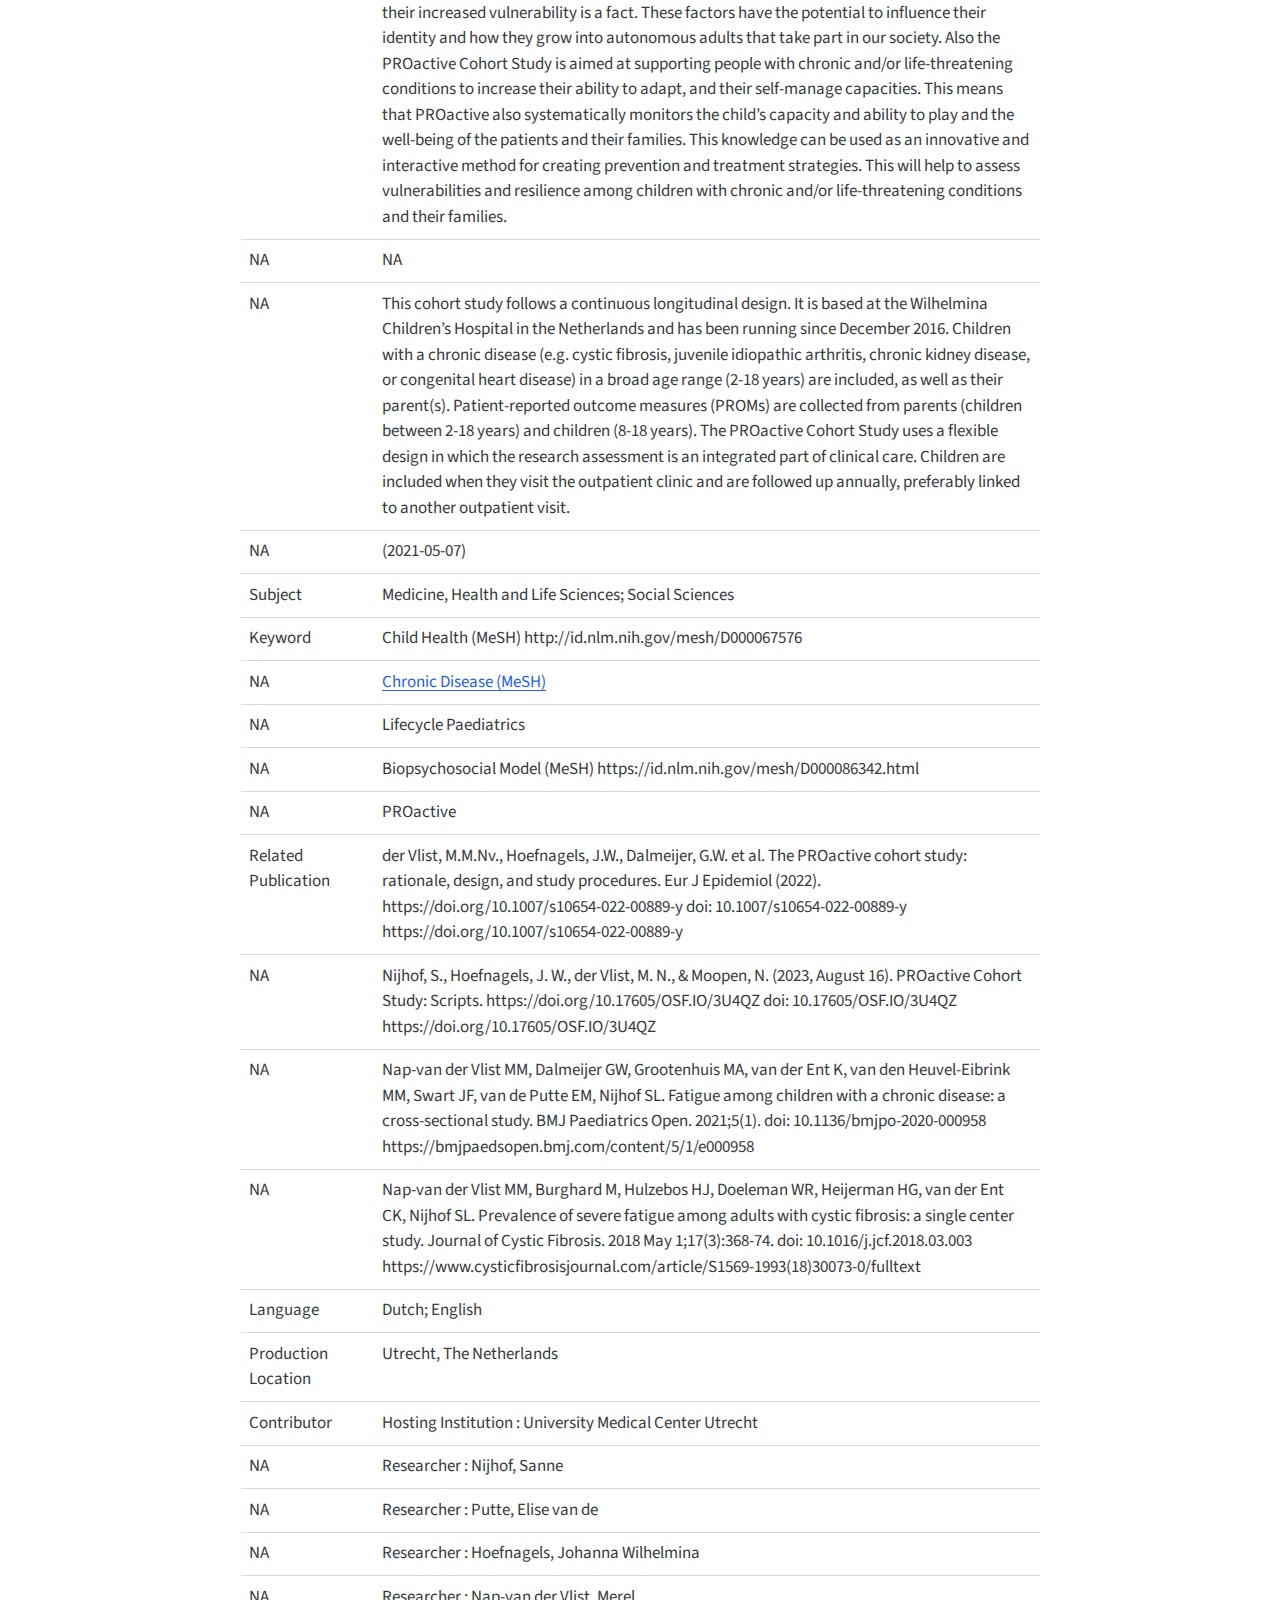
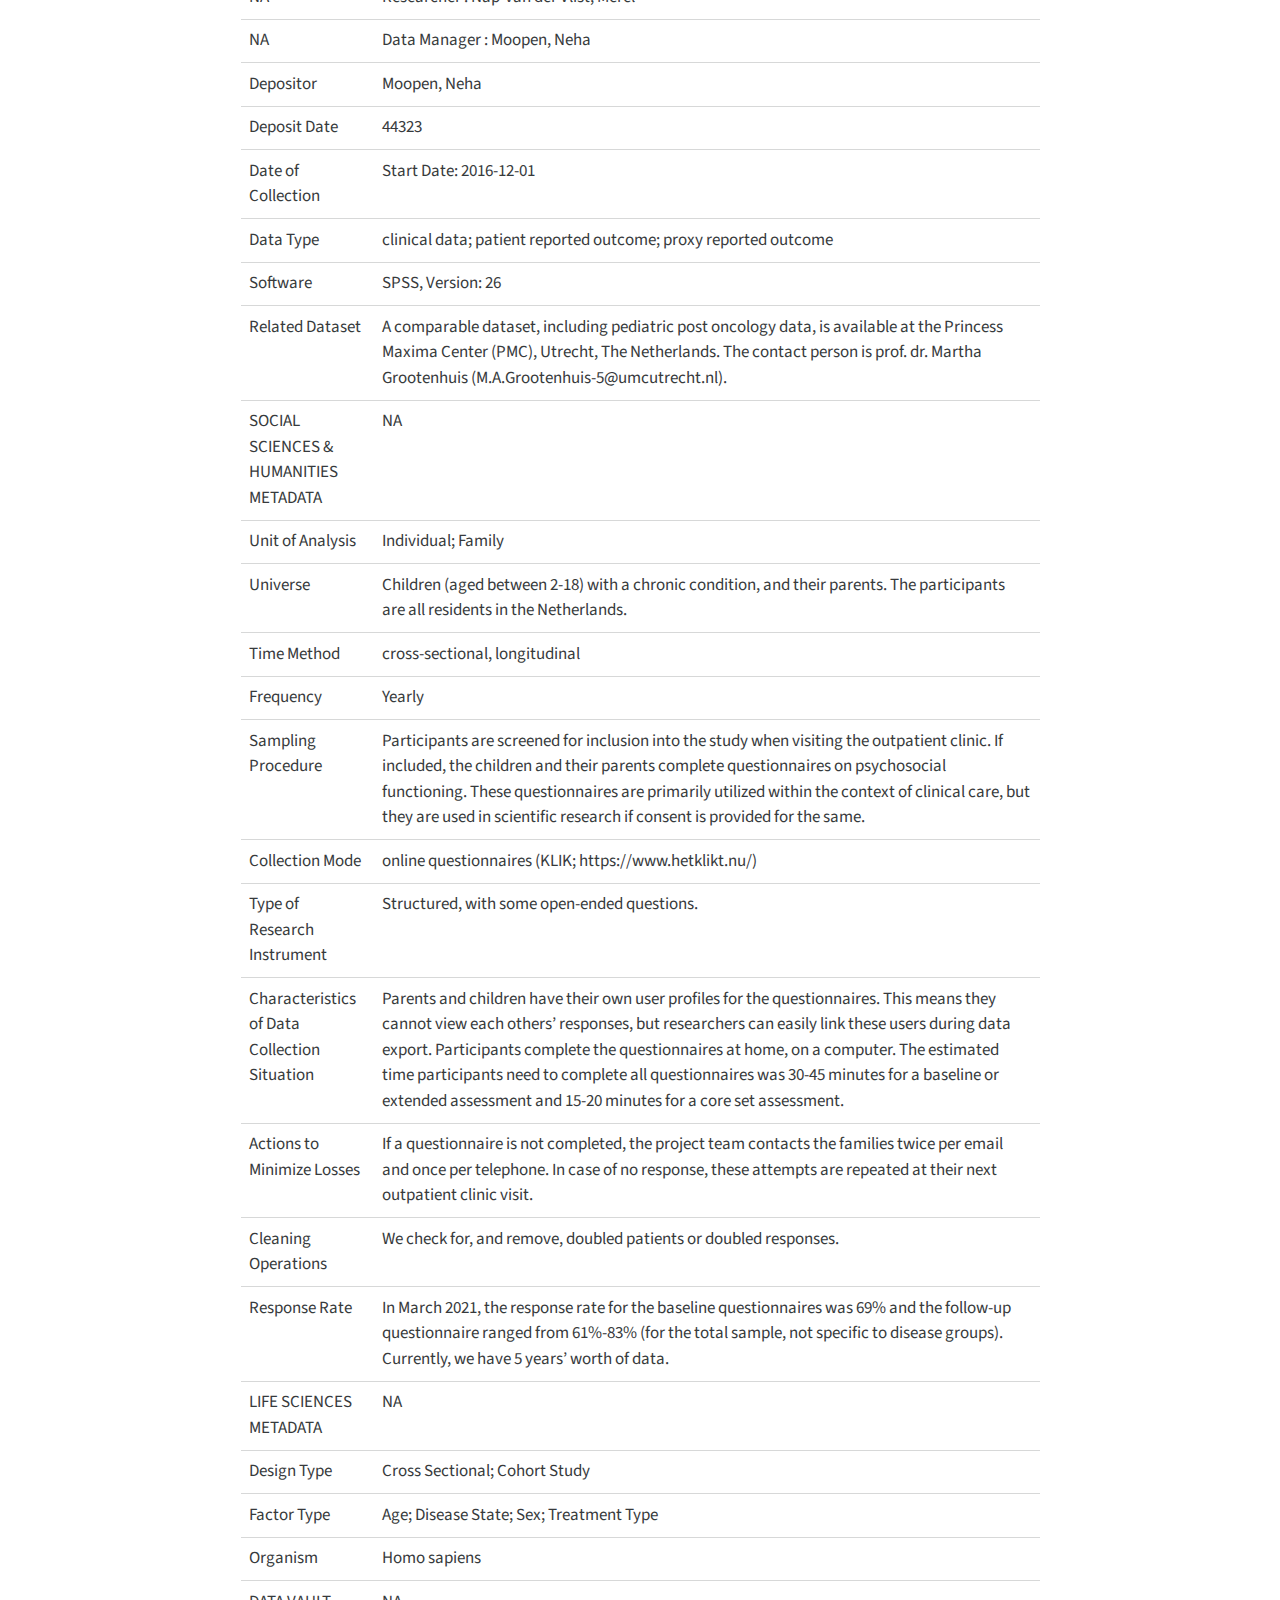
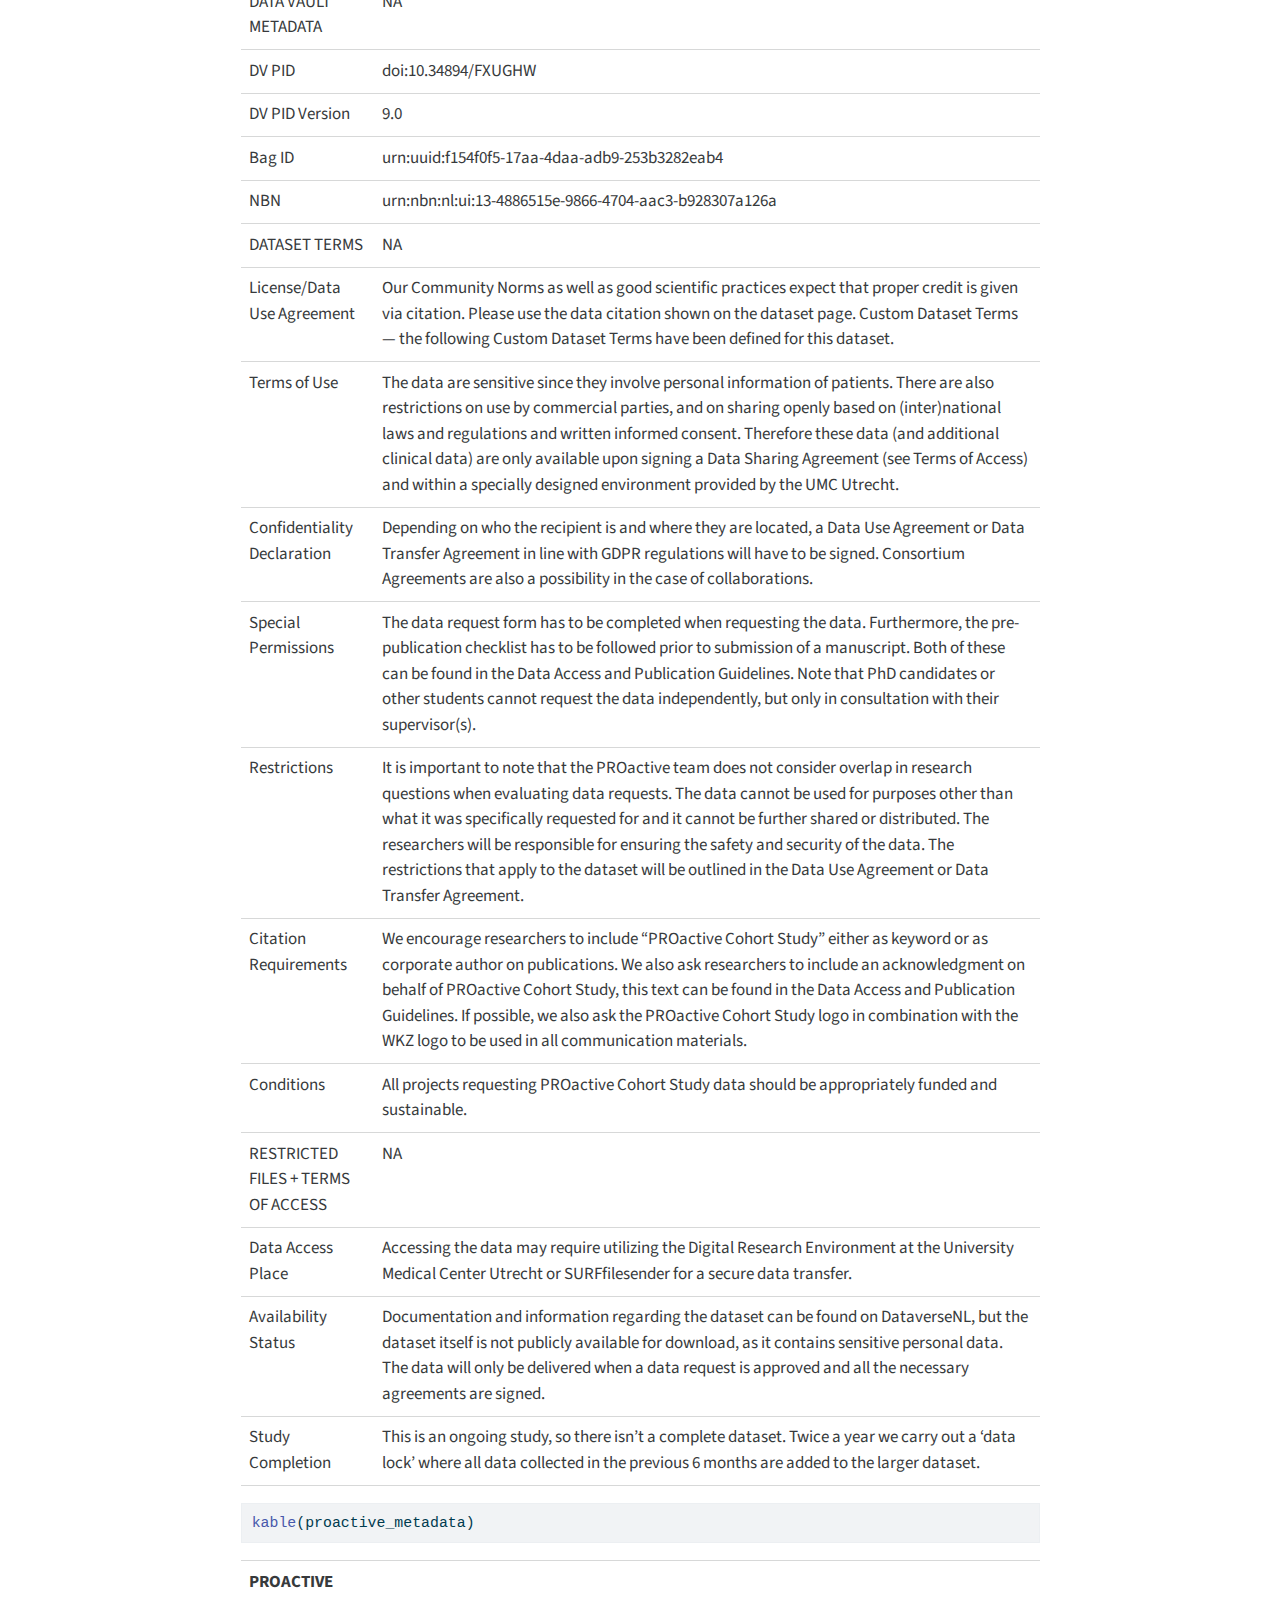
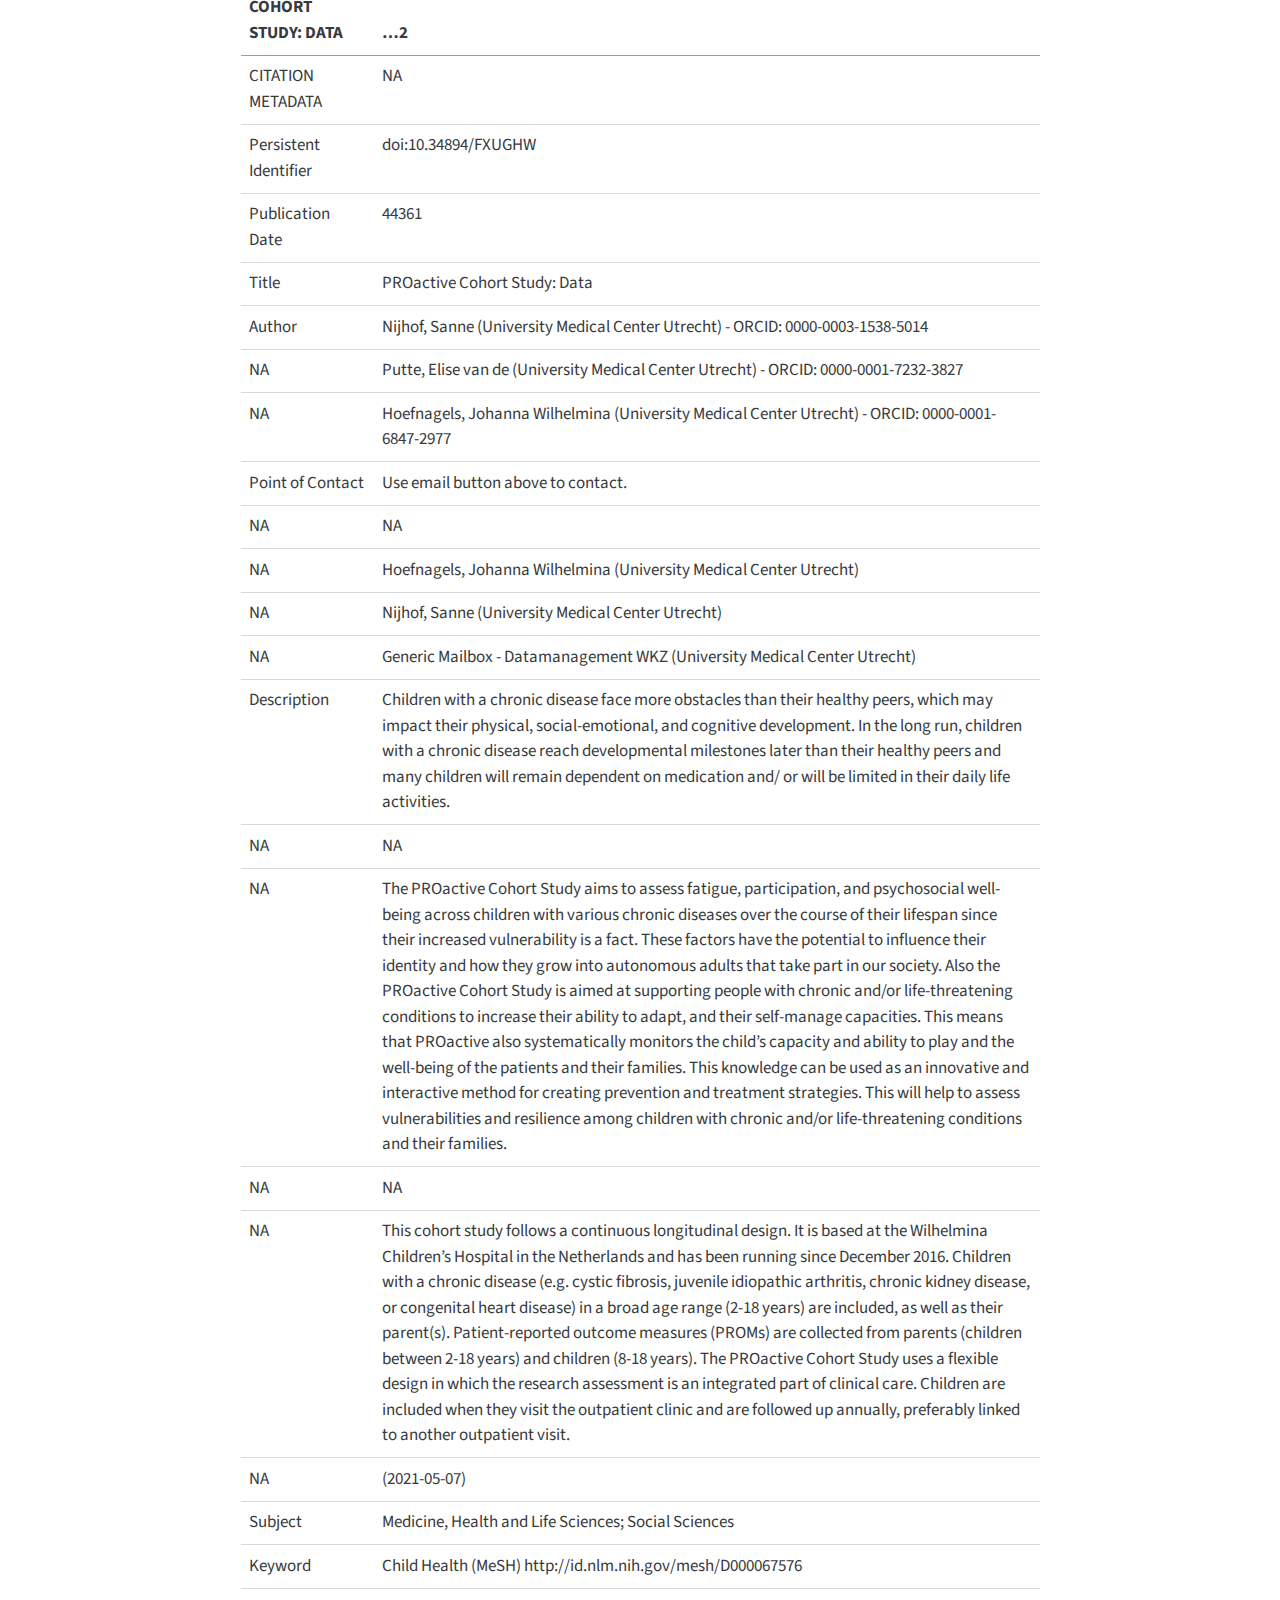
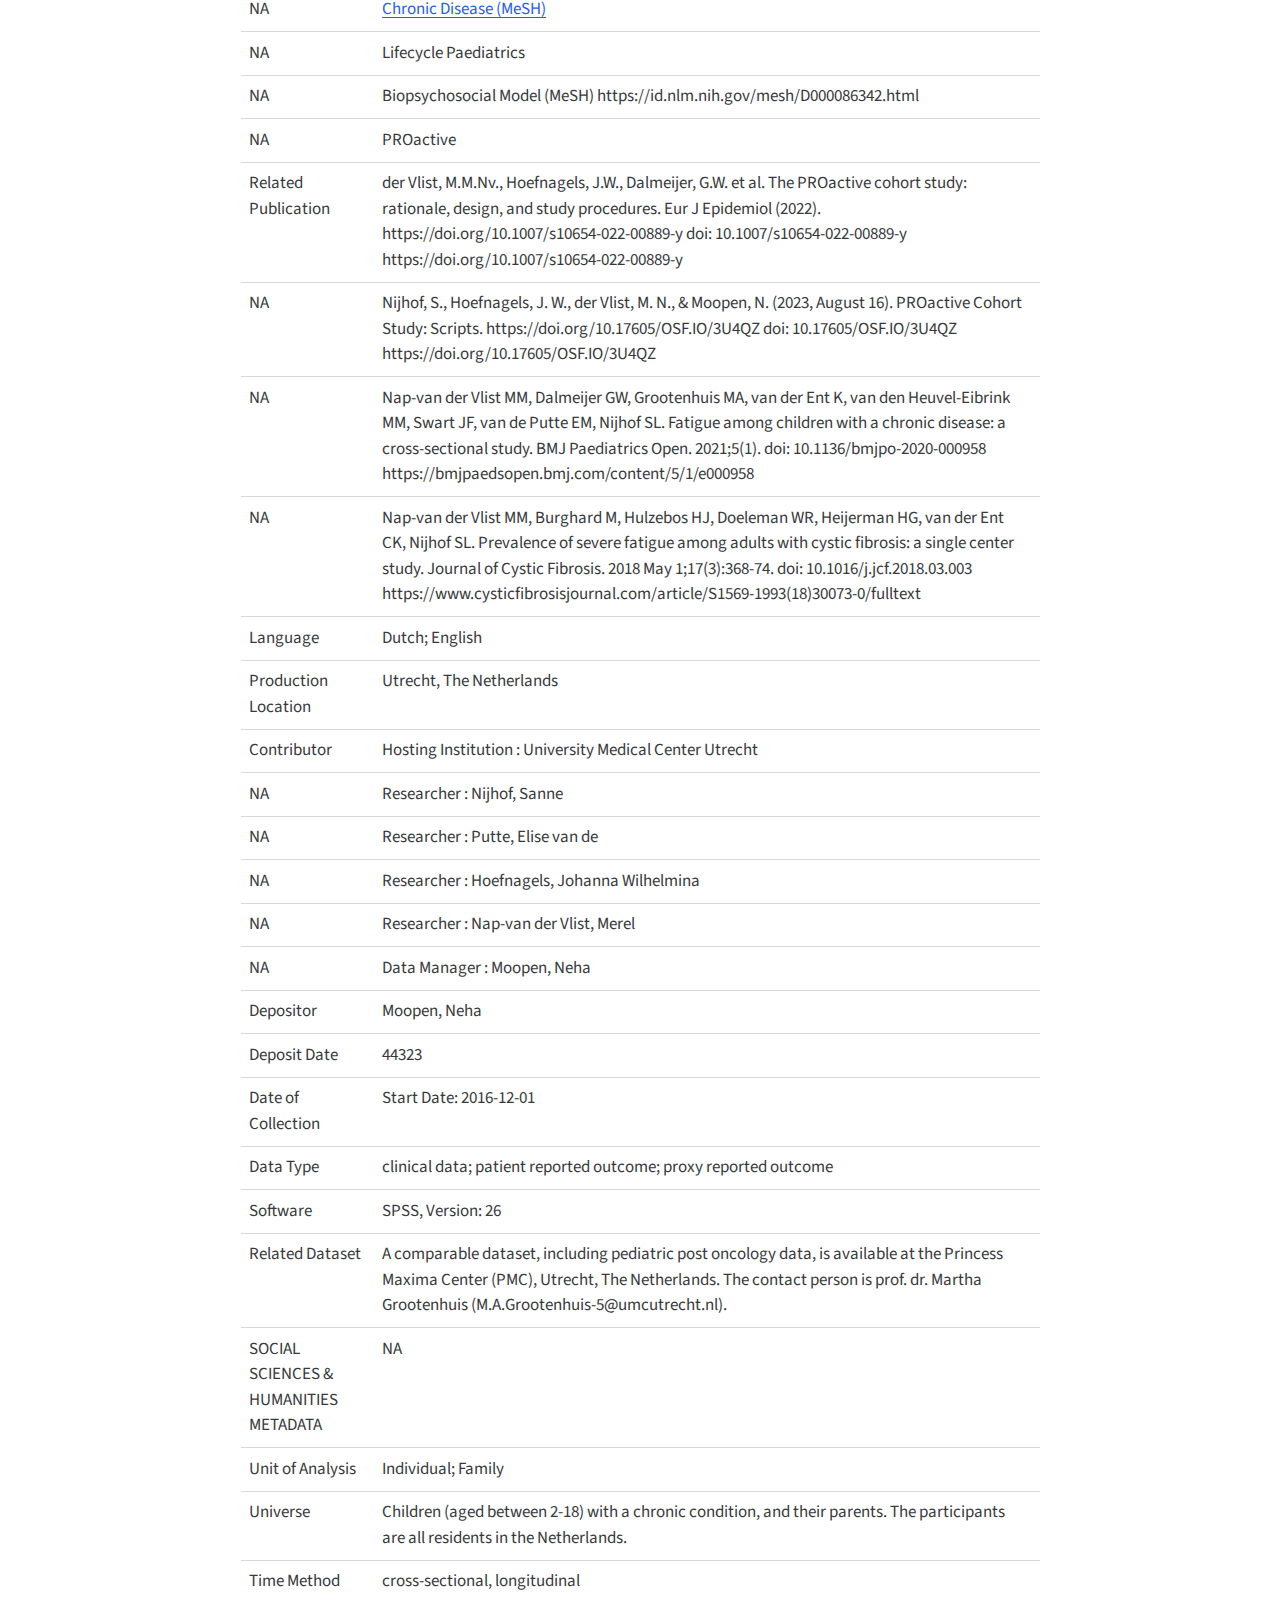
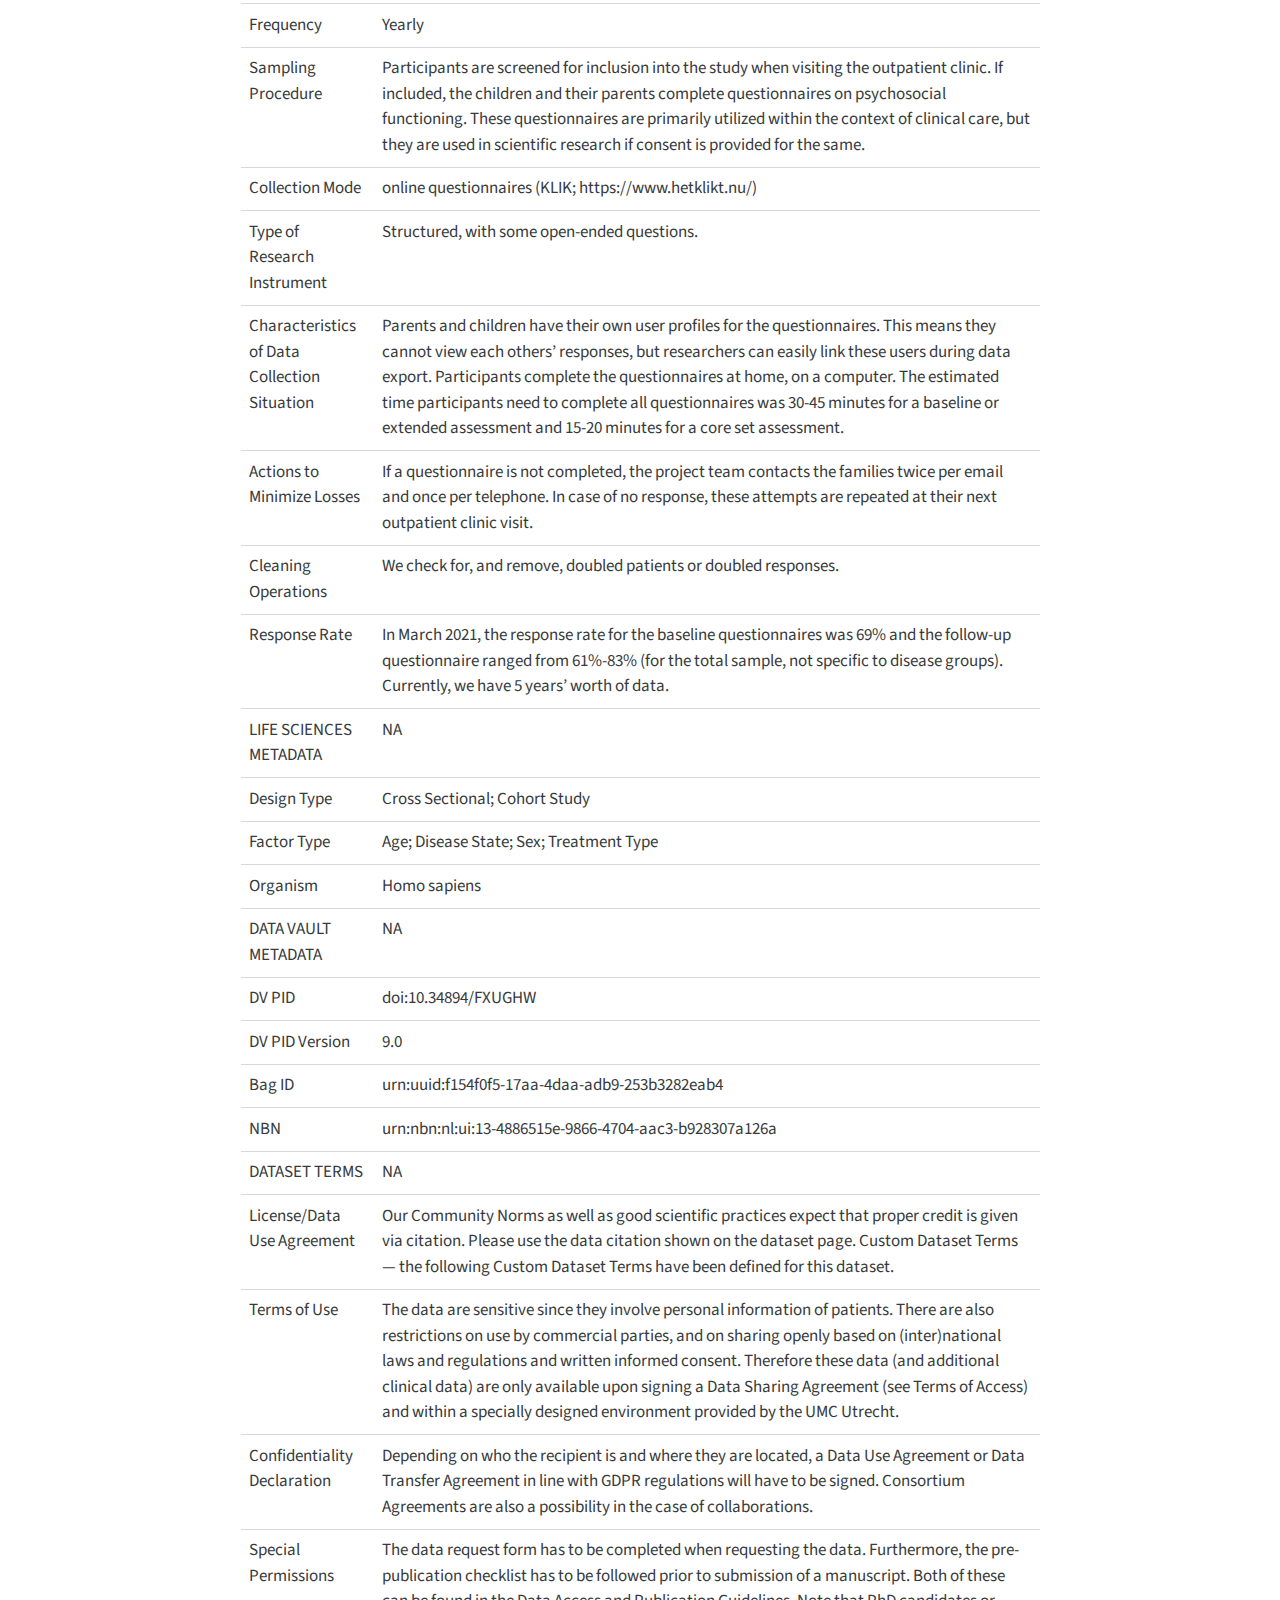
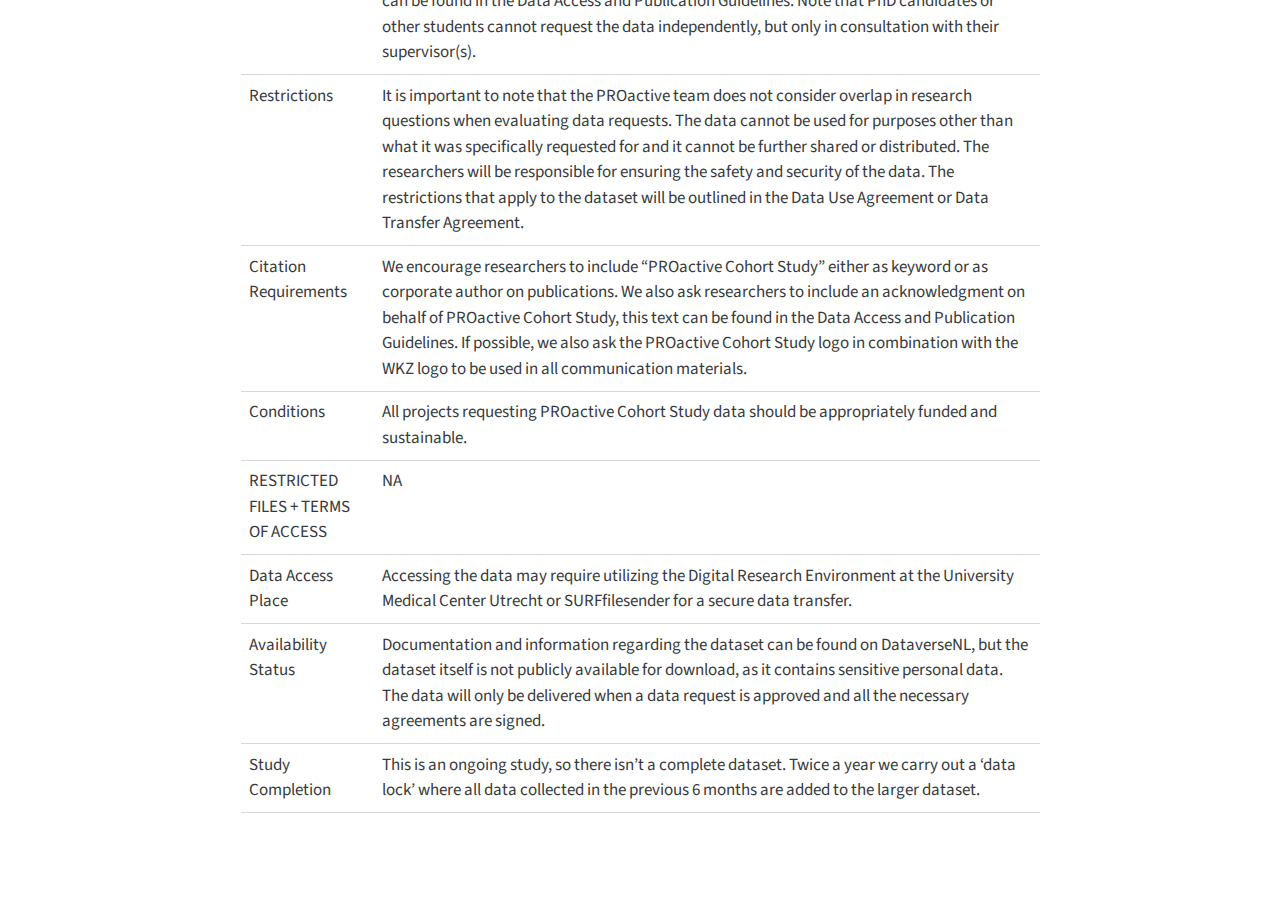
<file: playground/playground.html>
<!DOCTYPE html>
<html xmlns="http://www.w3.org/1999/xhtml" lang="en" xml:lang="en"><head>

<meta charset="utf-8">
<meta name="generator" content="quarto-1.6.40">

<meta name="viewport" content="width=device-width, initial-scale=1.0, user-scalable=yes">


<title>PROactive Cohort Study</title>
<style>
code{white-space: pre-wrap;}
span.smallcaps{font-variant: small-caps;}
div.columns{display: flex; gap: min(4vw, 1.5em);}
div.column{flex: auto; overflow-x: auto;}
div.hanging-indent{margin-left: 1.5em; text-indent: -1.5em;}
ul.task-list{list-style: none;}
ul.task-list li input[type="checkbox"] {
  width: 0.8em;
  margin: 0 0.8em 0.2em -1em; /* quarto-specific, see https://github.com/quarto-dev/quarto-cli/issues/4556 */ 
  vertical-align: middle;
}
/* CSS for syntax highlighting */
pre > code.sourceCode { white-space: pre; position: relative; }
pre > code.sourceCode > span { line-height: 1.25; }
pre > code.sourceCode > span:empty { height: 1.2em; }
.sourceCode { overflow: visible; }
code.sourceCode > span { color: inherit; text-decoration: inherit; }
div.sourceCode { margin: 1em 0; }
pre.sourceCode { margin: 0; }
@media screen {
div.sourceCode { overflow: auto; }
}
@media print {
pre > code.sourceCode { white-space: pre-wrap; }
pre > code.sourceCode > span { display: inline-block; text-indent: -5em; padding-left: 5em; }
}
pre.numberSource code
  { counter-reset: source-line 0; }
pre.numberSource code > span
  { position: relative; left: -4em; counter-increment: source-line; }
pre.numberSource code > span > a:first-child::before
  { content: counter(source-line);
    position: relative; left: -1em; text-align: right; vertical-align: baseline;
    border: none; display: inline-block;
    -webkit-touch-callout: none; -webkit-user-select: none;
    -khtml-user-select: none; -moz-user-select: none;
    -ms-user-select: none; user-select: none;
    padding: 0 4px; width: 4em;
  }
pre.numberSource { margin-left: 3em;  padding-left: 4px; }
div.sourceCode
  {   }
@media screen {
pre > code.sourceCode > span > a:first-child::before { text-decoration: underline; }
}
</style>


<script src="playground_files/libs/clipboard/clipboard.min.js"></script>
<script src="playground_files/libs/quarto-html/quarto.js"></script>
<script src="playground_files/libs/quarto-html/popper.min.js"></script>
<script src="playground_files/libs/quarto-html/tippy.umd.min.js"></script>
<script src="playground_files/libs/quarto-html/anchor.min.js"></script>
<link href="playground_files/libs/quarto-html/tippy.css" rel="stylesheet">
<link href="playground_files/libs/quarto-html/quarto-syntax-highlighting-549806ee2085284f45b00abea8c6df48.css" rel="stylesheet" id="quarto-text-highlighting-styles">
<script src="playground_files/libs/bootstrap/bootstrap.min.js"></script>
<link href="playground_files/libs/bootstrap/bootstrap-icons.css" rel="stylesheet">
<link href="playground_files/libs/bootstrap/bootstrap-a1ff8711b79ae3724c050874b28d9907.min.css" rel="stylesheet" append-hash="true" id="quarto-bootstrap" data-mode="light">


</head>

<body class="fullcontent">

<div id="quarto-content" class="page-columns page-rows-contents page-layout-article">

<main class="content" id="quarto-document-content">

<header id="title-block-header" class="quarto-title-block default">
<div class="quarto-title">
<h1 class="title">PROactive Cohort Study</h1>
</div>



<div class="quarto-title-meta">

    
  
    
  </div>
  


</header>


<div class="cell">
<div class="sourceCode cell-code" id="cb1"><pre class="sourceCode r code-with-copy"><code class="sourceCode r"><span id="cb1-1"><a href="#cb1-1" aria-hidden="true" tabindex="-1"></a><span class="fu">library</span>(readxl)</span>
<span id="cb1-2"><a href="#cb1-2" aria-hidden="true" tabindex="-1"></a><span class="fu">library</span>(simplermarkdown)</span></code><button title="Copy to Clipboard" class="code-copy-button"><i class="bi"></i></button></pre></div>
<div class="cell-output cell-output-stderr">
<pre><code>Warning: package 'simplermarkdown' was built under R version 4.4.3</code></pre>
</div>
<div class="sourceCode cell-code" id="cb3"><pre class="sourceCode r code-with-copy"><code class="sourceCode r"><span id="cb3-1"><a href="#cb3-1" aria-hidden="true" tabindex="-1"></a><span class="fu">library</span>(knitr)</span></code><button title="Copy to Clipboard" class="code-copy-button"><i class="bi"></i></button></pre></div>
<div class="cell-output cell-output-stderr">
<pre><code>Warning: package 'knitr' was built under R version 4.4.2</code></pre>
</div>
<div class="cell-output cell-output-stderr">
<pre><code>
Attaching package: 'knitr'</code></pre>
</div>
<div class="cell-output cell-output-stderr">
<pre><code>The following object is masked from 'package:simplermarkdown':

    raw_block</code></pre>
</div>
<div class="sourceCode cell-code" id="cb7"><pre class="sourceCode r code-with-copy"><code class="sourceCode r"><span id="cb7-1"><a href="#cb7-1" aria-hidden="true" tabindex="-1"></a>proactive_metadata <span class="ot">&lt;-</span> <span class="fu">read_excel</span>(<span class="st">"../playground/playground.xlsx"</span>, <span class="at">sheet =</span> <span class="dv">1</span>)</span></code><button title="Copy to Clipboard" class="code-copy-button"><i class="bi"></i></button></pre></div>
<div class="cell-output cell-output-stderr">
<pre><code>New names:
• `` -&gt; `...2`</code></pre>
</div>
</div>
<div class="sourceCode cell-code" id="cb9"><pre class="sourceCode r code-with-copy"><code class="sourceCode r"><span id="cb9-1"><a href="#cb9-1" aria-hidden="true" tabindex="-1"></a><span class="fu">cat</span>(<span class="fu">md_table</span>(proactive_metadata))</span></code><button title="Copy to Clipboard" class="code-copy-button"><i class="bi"></i></button></pre></div>
<table class="caption-top table">
<thead>
<tr class="header">
<th>PROACTIVE COHORT STUDY: DATA</th>
<th>…2</th>
</tr>
</thead>
<tbody>
<tr class="odd">
<td>CITATION METADATA</td>
<td>NA</td>
</tr>
<tr class="even">
<td>Persistent Identifier</td>
<td>doi:10.34894/FXUGHW</td>
</tr>
<tr class="odd">
<td>Publication Date</td>
<td>44361</td>
</tr>
<tr class="even">
<td>Title</td>
<td>PROactive Cohort Study: Data</td>
</tr>
<tr class="odd">
<td>Author</td>
<td>Nijhof, Sanne (University Medical Center Utrecht) - ORCID: 0000-0003-1538-5014</td>
</tr>
<tr class="even">
<td>NA</td>
<td>Putte, Elise van de (University Medical Center Utrecht) - ORCID: 0000-0001-7232-3827</td>
</tr>
<tr class="odd">
<td>NA</td>
<td>Hoefnagels, Johanna Wilhelmina (University Medical Center Utrecht) - ORCID: 0000-0001-6847-2977</td>
</tr>
<tr class="even">
<td>Point of Contact</td>
<td>Use email button above to contact.</td>
</tr>
<tr class="odd">
<td>NA</td>
<td>NA</td>
</tr>
<tr class="even">
<td>NA</td>
<td>Hoefnagels, Johanna Wilhelmina (University Medical Center Utrecht)</td>
</tr>
<tr class="odd">
<td>NA</td>
<td>Nijhof, Sanne (University Medical Center Utrecht)</td>
</tr>
<tr class="even">
<td>NA</td>
<td>Generic Mailbox - Datamanagement WKZ (University Medical Center Utrecht)</td>
</tr>
<tr class="odd">
<td>Description</td>
<td>Children with a chronic disease face more obstacles than their healthy peers, which may impact their physical, social-emotional, and cognitive development. In the long run, children with a chronic disease reach developmental milestones later than their healthy peers and many children will remain dependent on medication and/ or will be limited in their daily life activities.</td>
</tr>
<tr class="even">
<td>NA</td>
<td>NA</td>
</tr>
<tr class="odd">
<td>NA</td>
<td>The PROactive Cohort Study aims to assess fatigue, participation, and psychosocial well-being across children with various chronic diseases over the course of their lifespan since their increased vulnerability is a fact. These factors have the potential to influence their identity and how they grow into autonomous adults that take part in our society. Also the PROactive Cohort Study is aimed at supporting people with chronic and/or life-threatening conditions to increase their ability to adapt, and their self-manage capacities. This means that PROactive also systematically monitors the child’s capacity and ability to play and the well-being of the patients and their families. This knowledge can be used as an innovative and interactive method for creating prevention and treatment strategies. This will help to assess vulnerabilities and resilience among children with chronic and/or life-threatening conditions and their families.</td>
</tr>
<tr class="even">
<td>NA</td>
<td>NA</td>
</tr>
<tr class="odd">
<td>NA</td>
<td>This cohort study follows a continuous longitudinal design. It is based at the Wilhelmina Children’s Hospital in the Netherlands and has been running since December 2016. Children with a chronic disease (e.g.&nbsp;cystic fibrosis, juvenile idiopathic arthritis, chronic kidney disease, or congenital heart disease) in a broad age range (2-18 years) are included, as well as their parent(s). Patient-reported outcome measures (PROMs) are collected from parents (children between 2-18 years) and children (8-18 years). The PROactive Cohort Study uses a flexible design in which the research assessment is an integrated part of clinical care. Children are included when they visit the outpatient clinic and are followed up annually, preferably linked to another outpatient visit.</td>
</tr>
<tr class="even">
<td>NA</td>
<td>(2021-05-07)</td>
</tr>
<tr class="odd">
<td>Subject</td>
<td>Medicine, Health and Life Sciences; Social Sciences</td>
</tr>
<tr class="even">
<td>Keyword</td>
<td>Child Health (MeSH) http://id.nlm.nih.gov/mesh/D000067576</td>
</tr>
<tr class="odd">
<td>NA</td>
<td><a href="https://id.nlm.nih.gov/mesh/D002908.html">Chronic Disease (MeSH)</a></td>
</tr>
<tr class="even">
<td>NA</td>
<td>Lifecycle Paediatrics</td>
</tr>
<tr class="odd">
<td>NA</td>
<td>Biopsychosocial Model (MeSH) https://id.nlm.nih.gov/mesh/D000086342.html</td>
</tr>
<tr class="even">
<td>NA</td>
<td>PROactive</td>
</tr>
<tr class="odd">
<td>Related Publication</td>
<td>der Vlist, M.M.Nv., Hoefnagels, J.W., Dalmeijer, G.W. et al.&nbsp;The PROactive cohort study: rationale, design, and study procedures. Eur J Epidemiol (2022). https://doi.org/10.1007/s10654-022-00889-y doi: 10.1007/s10654-022-00889-y https://doi.org/10.1007/s10654-022-00889-y</td>
</tr>
<tr class="even">
<td>NA</td>
<td>Nijhof, S., Hoefnagels, J. W., der Vlist, M. N., &amp; Moopen, N. (2023, August 16). PROactive Cohort Study: Scripts. https://doi.org/10.17605/OSF.IO/3U4QZ doi: 10.17605/OSF.IO/3U4QZ https://doi.org/10.17605/OSF.IO/3U4QZ</td>
</tr>
<tr class="odd">
<td>NA</td>
<td>Nap-van der Vlist MM, Dalmeijer GW, Grootenhuis MA, van der Ent K, van den Heuvel-Eibrink MM, Swart JF, van de Putte EM, Nijhof SL. Fatigue among children with a chronic disease: a cross-sectional study. BMJ Paediatrics Open. 2021;5(1). doi: 10.1136/bmjpo-2020-000958 https://bmjpaedsopen.bmj.com/content/5/1/e000958</td>
</tr>
<tr class="even">
<td>NA</td>
<td>Nap-van der Vlist MM, Burghard M, Hulzebos HJ, Doeleman WR, Heijerman HG, van der Ent CK, Nijhof SL. Prevalence of severe fatigue among adults with cystic fibrosis: a single center study. Journal of Cystic Fibrosis. 2018 May 1;17(3):368-74. doi: 10.1016/j.jcf.2018.03.003 https://www.cysticfibrosisjournal.com/article/S1569-1993(18)30073-0/fulltext</td>
</tr>
<tr class="odd">
<td>Language</td>
<td>Dutch; English</td>
</tr>
<tr class="even">
<td>Production Location</td>
<td>Utrecht, The Netherlands</td>
</tr>
<tr class="odd">
<td>Contributor</td>
<td>Hosting Institution : University Medical Center Utrecht</td>
</tr>
<tr class="even">
<td>NA</td>
<td>Researcher : Nijhof, Sanne</td>
</tr>
<tr class="odd">
<td>NA</td>
<td>Researcher : Putte, Elise van de</td>
</tr>
<tr class="even">
<td>NA</td>
<td>Researcher : Hoefnagels, Johanna Wilhelmina</td>
</tr>
<tr class="odd">
<td>NA</td>
<td>Researcher : Nap-van der Vlist, Merel</td>
</tr>
<tr class="even">
<td>NA</td>
<td>Data Manager : Moopen, Neha</td>
</tr>
<tr class="odd">
<td>Depositor</td>
<td>Moopen, Neha</td>
</tr>
<tr class="even">
<td>Deposit Date</td>
<td>44323</td>
</tr>
<tr class="odd">
<td>Date of Collection</td>
<td>Start Date: 2016-12-01</td>
</tr>
<tr class="even">
<td>Data Type</td>
<td>clinical data; patient reported outcome; proxy reported outcome</td>
</tr>
<tr class="odd">
<td>Software</td>
<td>SPSS, Version: 26</td>
</tr>
<tr class="even">
<td>Related Dataset</td>
<td>A comparable dataset, including pediatric post oncology data, is available at the Princess Maxima Center (PMC), Utrecht, The Netherlands. The contact person is prof. dr. Martha Grootenhuis (M.A.Grootenhuis-5@umcutrecht.nl).</td>
</tr>
<tr class="odd">
<td>SOCIAL SCIENCES &amp; HUMANITIES METADATA</td>
<td>NA</td>
</tr>
<tr class="even">
<td>Unit of Analysis</td>
<td>Individual; Family</td>
</tr>
<tr class="odd">
<td>Universe</td>
<td>Children (aged between 2-18) with a chronic condition, and their parents. The participants are all residents in the Netherlands.</td>
</tr>
<tr class="even">
<td>Time Method</td>
<td>cross-sectional, longitudinal</td>
</tr>
<tr class="odd">
<td>Frequency</td>
<td>Yearly</td>
</tr>
<tr class="even">
<td>Sampling Procedure</td>
<td>Participants are screened for inclusion into the study when visiting the outpatient clinic. If included, the children and their parents complete questionnaires on psychosocial functioning. These questionnaires are primarily utilized within the context of clinical care, but they are used in scientific research if consent is provided for the same.</td>
</tr>
<tr class="odd">
<td>Collection Mode</td>
<td>online questionnaires (KLIK; https://www.hetklikt.nu/)</td>
</tr>
<tr class="even">
<td>Type of Research Instrument</td>
<td>Structured, with some open-ended questions.</td>
</tr>
<tr class="odd">
<td>Characteristics of Data Collection Situation</td>
<td>Parents and children have their own user profiles for the questionnaires. This means they cannot view each others’ responses, but researchers can easily link these users during data export. Participants complete the questionnaires at home, on a computer. The estimated time participants need to complete all questionnaires was 30-45 minutes for a baseline or extended assessment and 15-20 minutes for a core set assessment.</td>
</tr>
<tr class="even">
<td>Actions to Minimize Losses</td>
<td>If a questionnaire is not completed, the project team contacts the families twice per email and once per telephone. In case of no response, these attempts are repeated at their next outpatient clinic visit.</td>
</tr>
<tr class="odd">
<td>Cleaning Operations</td>
<td>We check for, and remove, doubled patients or doubled responses.</td>
</tr>
<tr class="even">
<td>Response Rate</td>
<td>In March 2021, the response rate for the baseline questionnaires was 69% and the follow-up questionnaire ranged from 61%-83% (for the total sample, not specific to disease groups). Currently, we have 5 years’ worth of data.</td>
</tr>
<tr class="odd">
<td>LIFE SCIENCES METADATA</td>
<td>NA</td>
</tr>
<tr class="even">
<td>Design Type</td>
<td>Cross Sectional; Cohort Study</td>
</tr>
<tr class="odd">
<td>Factor Type</td>
<td>Age; Disease State; Sex; Treatment Type</td>
</tr>
<tr class="even">
<td>Organism</td>
<td>Homo sapiens</td>
</tr>
<tr class="odd">
<td>DATA VAULT METADATA</td>
<td>NA</td>
</tr>
<tr class="even">
<td>DV PID</td>
<td>doi:10.34894/FXUGHW</td>
</tr>
<tr class="odd">
<td>DV PID Version</td>
<td>9.0</td>
</tr>
<tr class="even">
<td>Bag ID</td>
<td>urn:uuid:f154f0f5-17aa-4daa-adb9-253b3282eab4</td>
</tr>
<tr class="odd">
<td>NBN</td>
<td>urn:nbn:nl:ui:13-4886515e-9866-4704-aac3-b928307a126a</td>
</tr>
<tr class="even">
<td>DATASET TERMS</td>
<td>NA</td>
</tr>
<tr class="odd">
<td>License/Data Use Agreement</td>
<td>Our Community Norms as well as good scientific practices expect that proper credit is given via citation. Please use the data citation shown on the dataset page. Custom Dataset Terms — the following Custom Dataset Terms have been defined for this dataset.</td>
</tr>
<tr class="even">
<td>Terms of Use</td>
<td>The data are sensitive since they involve personal information of patients. There are also restrictions on use by commercial parties, and on sharing openly based on (inter)national laws and regulations and written informed consent. Therefore these data (and additional clinical data) are only available upon signing a Data Sharing Agreement (see Terms of Access) and within a specially designed environment provided by the UMC Utrecht.</td>
</tr>
<tr class="odd">
<td>Confidentiality Declaration</td>
<td>Depending on who the recipient is and where they are located, a Data Use Agreement or Data Transfer Agreement in line with GDPR regulations will have to be signed. Consortium Agreements are also a possibility in the case of collaborations.</td>
</tr>
<tr class="even">
<td>Special Permissions</td>
<td>The data request form has to be completed when requesting the data. Furthermore, the pre-publication checklist has to be followed prior to submission of a manuscript. Both of these can be found in the Data Access and Publication Guidelines. Note that PhD candidates or other students cannot request the data independently, but only in consultation with their supervisor(s).</td>
</tr>
<tr class="odd">
<td>Restrictions</td>
<td>It is important to note that the PROactive team does not consider overlap in research questions when evaluating data requests. The data cannot be used for purposes other than what it was specifically requested for and it cannot be further shared or distributed. The researchers will be responsible for ensuring the safety and security of the data. The restrictions that apply to the dataset will be outlined in the Data Use Agreement or Data Transfer Agreement.</td>
</tr>
<tr class="even">
<td>Citation Requirements</td>
<td>We encourage researchers to include “PROactive Cohort Study” either as keyword or as corporate author on publications. We also ask researchers to include an acknowledgment on behalf of PROactive Cohort Study, this text can be found in the Data Access and Publication Guidelines. If possible, we also ask the PROactive Cohort Study logo in combination with the WKZ logo to be used in all communication materials.</td>
</tr>
<tr class="odd">
<td>Conditions</td>
<td>All projects requesting PROactive Cohort Study data should be appropriately funded and sustainable.</td>
</tr>
<tr class="even">
<td>RESTRICTED FILES + TERMS OF ACCESS</td>
<td>NA</td>
</tr>
<tr class="odd">
<td>Data Access Place</td>
<td>Accessing the data may require utilizing the Digital Research Environment at the University Medical Center Utrecht or SURFfilesender for a secure data transfer.</td>
</tr>
<tr class="even">
<td>Availability Status</td>
<td>Documentation and information regarding the dataset can be found on DataverseNL, but the dataset itself is not publicly available for download, as it contains sensitive personal data. The data will only be delivered when a data request is approved and all the necessary agreements are signed.</td>
</tr>
<tr class="odd">
<td>Study Completion</td>
<td>This is an ongoing study, so there isn’t a complete dataset. Twice a year we carry out a ‘data lock’ where all data collected in the previous 6 months are added to the larger dataset.</td>
</tr>
</tbody>
</table>
<div class="sourceCode cell-code" id="cb10"><pre class="sourceCode r code-with-copy"><code class="sourceCode r"><span id="cb10-1"><a href="#cb10-1" aria-hidden="true" tabindex="-1"></a><span class="fu">kable</span>(proactive_metadata)</span></code><button title="Copy to Clipboard" class="code-copy-button"><i class="bi"></i></button></pre></div>
<table class="caption-top table">
<thead>
<tr class="header">
<th style="text-align: left;">PROACTIVE COHORT STUDY: DATA</th>
<th style="text-align: left;">…2</th>
</tr>
</thead>
<tbody>
<tr class="odd">
<td style="text-align: left;">CITATION METADATA</td>
<td style="text-align: left;">NA</td>
</tr>
<tr class="even">
<td style="text-align: left;">Persistent Identifier</td>
<td style="text-align: left;">doi:10.34894/FXUGHW</td>
</tr>
<tr class="odd">
<td style="text-align: left;">Publication Date</td>
<td style="text-align: left;">44361</td>
</tr>
<tr class="even">
<td style="text-align: left;">Title</td>
<td style="text-align: left;">PROactive Cohort Study: Data</td>
</tr>
<tr class="odd">
<td style="text-align: left;">Author</td>
<td style="text-align: left;">Nijhof, Sanne (University Medical Center Utrecht) - ORCID: 0000-0003-1538-5014</td>
</tr>
<tr class="even">
<td style="text-align: left;">NA</td>
<td style="text-align: left;">Putte, Elise van de (University Medical Center Utrecht) - ORCID: 0000-0001-7232-3827</td>
</tr>
<tr class="odd">
<td style="text-align: left;">NA</td>
<td style="text-align: left;">Hoefnagels, Johanna Wilhelmina (University Medical Center Utrecht) - ORCID: 0000-0001-6847-2977</td>
</tr>
<tr class="even">
<td style="text-align: left;">Point of Contact</td>
<td style="text-align: left;">Use email button above to contact.</td>
</tr>
<tr class="odd">
<td style="text-align: left;">NA</td>
<td style="text-align: left;">NA</td>
</tr>
<tr class="even">
<td style="text-align: left;">NA</td>
<td style="text-align: left;">Hoefnagels, Johanna Wilhelmina (University Medical Center Utrecht)</td>
</tr>
<tr class="odd">
<td style="text-align: left;">NA</td>
<td style="text-align: left;">Nijhof, Sanne (University Medical Center Utrecht)</td>
</tr>
<tr class="even">
<td style="text-align: left;">NA</td>
<td style="text-align: left;">Generic Mailbox - Datamanagement WKZ (University Medical Center Utrecht)</td>
</tr>
<tr class="odd">
<td style="text-align: left;">Description</td>
<td style="text-align: left;">Children with a chronic disease face more obstacles than their healthy peers, which may impact their physical, social-emotional, and cognitive development. In the long run, children with a chronic disease reach developmental milestones later than their healthy peers and many children will remain dependent on medication and/ or will be limited in their daily life activities.</td>
</tr>
<tr class="even">
<td style="text-align: left;">NA</td>
<td style="text-align: left;">NA</td>
</tr>
<tr class="odd">
<td style="text-align: left;">NA</td>
<td style="text-align: left;">The PROactive Cohort Study aims to assess fatigue, participation, and psychosocial well-being across children with various chronic diseases over the course of their lifespan since their increased vulnerability is a fact. These factors have the potential to influence their identity and how they grow into autonomous adults that take part in our society. Also the PROactive Cohort Study is aimed at supporting people with chronic and/or life-threatening conditions to increase their ability to adapt, and their self-manage capacities. This means that PROactive also systematically monitors the child’s capacity and ability to play and the well-being of the patients and their families. This knowledge can be used as an innovative and interactive method for creating prevention and treatment strategies. This will help to assess vulnerabilities and resilience among children with chronic and/or life-threatening conditions and their families.</td>
</tr>
<tr class="even">
<td style="text-align: left;">NA</td>
<td style="text-align: left;">NA</td>
</tr>
<tr class="odd">
<td style="text-align: left;">NA</td>
<td style="text-align: left;">This cohort study follows a continuous longitudinal design. It is based at the Wilhelmina Children’s Hospital in the Netherlands and has been running since December 2016. Children with a chronic disease (e.g.&nbsp;cystic fibrosis, juvenile idiopathic arthritis, chronic kidney disease, or congenital heart disease) in a broad age range (2-18 years) are included, as well as their parent(s). Patient-reported outcome measures (PROMs) are collected from parents (children between 2-18 years) and children (8-18 years). The PROactive Cohort Study uses a flexible design in which the research assessment is an integrated part of clinical care. Children are included when they visit the outpatient clinic and are followed up annually, preferably linked to another outpatient visit.</td>
</tr>
<tr class="even">
<td style="text-align: left;">NA</td>
<td style="text-align: left;">(2021-05-07)</td>
</tr>
<tr class="odd">
<td style="text-align: left;">Subject</td>
<td style="text-align: left;">Medicine, Health and Life Sciences; Social Sciences</td>
</tr>
<tr class="even">
<td style="text-align: left;">Keyword</td>
<td style="text-align: left;">Child Health (MeSH) http://id.nlm.nih.gov/mesh/D000067576</td>
</tr>
<tr class="odd">
<td style="text-align: left;">NA</td>
<td style="text-align: left;"><a href="https://id.nlm.nih.gov/mesh/D002908.html">Chronic Disease (MeSH)</a></td>
</tr>
<tr class="even">
<td style="text-align: left;">NA</td>
<td style="text-align: left;">Lifecycle Paediatrics</td>
</tr>
<tr class="odd">
<td style="text-align: left;">NA</td>
<td style="text-align: left;">Biopsychosocial Model (MeSH) https://id.nlm.nih.gov/mesh/D000086342.html</td>
</tr>
<tr class="even">
<td style="text-align: left;">NA</td>
<td style="text-align: left;">PROactive</td>
</tr>
<tr class="odd">
<td style="text-align: left;">Related Publication</td>
<td style="text-align: left;">der Vlist, M.M.Nv., Hoefnagels, J.W., Dalmeijer, G.W. et al.&nbsp;The PROactive cohort study: rationale, design, and study procedures. Eur J Epidemiol (2022). https://doi.org/10.1007/s10654-022-00889-y doi: 10.1007/s10654-022-00889-y https://doi.org/10.1007/s10654-022-00889-y</td>
</tr>
<tr class="even">
<td style="text-align: left;">NA</td>
<td style="text-align: left;">Nijhof, S., Hoefnagels, J. W., der Vlist, M. N., &amp; Moopen, N. (2023, August 16). PROactive Cohort Study: Scripts. https://doi.org/10.17605/OSF.IO/3U4QZ doi: 10.17605/OSF.IO/3U4QZ https://doi.org/10.17605/OSF.IO/3U4QZ</td>
</tr>
<tr class="odd">
<td style="text-align: left;">NA</td>
<td style="text-align: left;">Nap-van der Vlist MM, Dalmeijer GW, Grootenhuis MA, van der Ent K, van den Heuvel-Eibrink MM, Swart JF, van de Putte EM, Nijhof SL. Fatigue among children with a chronic disease: a cross-sectional study. BMJ Paediatrics Open. 2021;5(1). doi: 10.1136/bmjpo-2020-000958 https://bmjpaedsopen.bmj.com/content/5/1/e000958</td>
</tr>
<tr class="even">
<td style="text-align: left;">NA</td>
<td style="text-align: left;">Nap-van der Vlist MM, Burghard M, Hulzebos HJ, Doeleman WR, Heijerman HG, van der Ent CK, Nijhof SL. Prevalence of severe fatigue among adults with cystic fibrosis: a single center study. Journal of Cystic Fibrosis. 2018 May 1;17(3):368-74. doi: 10.1016/j.jcf.2018.03.003 https://www.cysticfibrosisjournal.com/article/S1569-1993(18)30073-0/fulltext</td>
</tr>
<tr class="odd">
<td style="text-align: left;">Language</td>
<td style="text-align: left;">Dutch; English</td>
</tr>
<tr class="even">
<td style="text-align: left;">Production Location</td>
<td style="text-align: left;">Utrecht, The Netherlands</td>
</tr>
<tr class="odd">
<td style="text-align: left;">Contributor</td>
<td style="text-align: left;">Hosting Institution : University Medical Center Utrecht</td>
</tr>
<tr class="even">
<td style="text-align: left;">NA</td>
<td style="text-align: left;">Researcher : Nijhof, Sanne</td>
</tr>
<tr class="odd">
<td style="text-align: left;">NA</td>
<td style="text-align: left;">Researcher : Putte, Elise van de</td>
</tr>
<tr class="even">
<td style="text-align: left;">NA</td>
<td style="text-align: left;">Researcher : Hoefnagels, Johanna Wilhelmina</td>
</tr>
<tr class="odd">
<td style="text-align: left;">NA</td>
<td style="text-align: left;">Researcher : Nap-van der Vlist, Merel</td>
</tr>
<tr class="even">
<td style="text-align: left;">NA</td>
<td style="text-align: left;">Data Manager : Moopen, Neha</td>
</tr>
<tr class="odd">
<td style="text-align: left;">Depositor</td>
<td style="text-align: left;">Moopen, Neha</td>
</tr>
<tr class="even">
<td style="text-align: left;">Deposit Date</td>
<td style="text-align: left;">44323</td>
</tr>
<tr class="odd">
<td style="text-align: left;">Date of Collection</td>
<td style="text-align: left;">Start Date: 2016-12-01</td>
</tr>
<tr class="even">
<td style="text-align: left;">Data Type</td>
<td style="text-align: left;">clinical data; patient reported outcome; proxy reported outcome</td>
</tr>
<tr class="odd">
<td style="text-align: left;">Software</td>
<td style="text-align: left;">SPSS, Version: 26</td>
</tr>
<tr class="even">
<td style="text-align: left;">Related Dataset</td>
<td style="text-align: left;">A comparable dataset, including pediatric post oncology data, is available at the Princess Maxima Center (PMC), Utrecht, The Netherlands. The contact person is prof. dr. Martha Grootenhuis (M.A.Grootenhuis-5@umcutrecht.nl).</td>
</tr>
<tr class="odd">
<td style="text-align: left;">SOCIAL SCIENCES &amp; HUMANITIES METADATA</td>
<td style="text-align: left;">NA</td>
</tr>
<tr class="even">
<td style="text-align: left;">Unit of Analysis</td>
<td style="text-align: left;">Individual; Family</td>
</tr>
<tr class="odd">
<td style="text-align: left;">Universe</td>
<td style="text-align: left;">Children (aged between 2-18) with a chronic condition, and their parents. The participants are all residents in the Netherlands.</td>
</tr>
<tr class="even">
<td style="text-align: left;">Time Method</td>
<td style="text-align: left;">cross-sectional, longitudinal</td>
</tr>
<tr class="odd">
<td style="text-align: left;">Frequency</td>
<td style="text-align: left;">Yearly</td>
</tr>
<tr class="even">
<td style="text-align: left;">Sampling Procedure</td>
<td style="text-align: left;">Participants are screened for inclusion into the study when visiting the outpatient clinic. If included, the children and their parents complete questionnaires on psychosocial functioning. These questionnaires are primarily utilized within the context of clinical care, but they are used in scientific research if consent is provided for the same.</td>
</tr>
<tr class="odd">
<td style="text-align: left;">Collection Mode</td>
<td style="text-align: left;">online questionnaires (KLIK; https://www.hetklikt.nu/)</td>
</tr>
<tr class="even">
<td style="text-align: left;">Type of Research Instrument</td>
<td style="text-align: left;">Structured, with some open-ended questions.</td>
</tr>
<tr class="odd">
<td style="text-align: left;">Characteristics of Data Collection Situation</td>
<td style="text-align: left;">Parents and children have their own user profiles for the questionnaires. This means they cannot view each others’ responses, but researchers can easily link these users during data export. Participants complete the questionnaires at home, on a computer. The estimated time participants need to complete all questionnaires was 30-45 minutes for a baseline or extended assessment and 15-20 minutes for a core set assessment.</td>
</tr>
<tr class="even">
<td style="text-align: left;">Actions to Minimize Losses</td>
<td style="text-align: left;">If a questionnaire is not completed, the project team contacts the families twice per email and once per telephone. In case of no response, these attempts are repeated at their next outpatient clinic visit.</td>
</tr>
<tr class="odd">
<td style="text-align: left;">Cleaning Operations</td>
<td style="text-align: left;">We check for, and remove, doubled patients or doubled responses.</td>
</tr>
<tr class="even">
<td style="text-align: left;">Response Rate</td>
<td style="text-align: left;">In March 2021, the response rate for the baseline questionnaires was 69% and the follow-up questionnaire ranged from 61%-83% (for the total sample, not specific to disease groups). Currently, we have 5 years’ worth of data.</td>
</tr>
<tr class="odd">
<td style="text-align: left;">LIFE SCIENCES METADATA</td>
<td style="text-align: left;">NA</td>
</tr>
<tr class="even">
<td style="text-align: left;">Design Type</td>
<td style="text-align: left;">Cross Sectional; Cohort Study</td>
</tr>
<tr class="odd">
<td style="text-align: left;">Factor Type</td>
<td style="text-align: left;">Age; Disease State; Sex; Treatment Type</td>
</tr>
<tr class="even">
<td style="text-align: left;">Organism</td>
<td style="text-align: left;">Homo sapiens</td>
</tr>
<tr class="odd">
<td style="text-align: left;">DATA VAULT METADATA</td>
<td style="text-align: left;">NA</td>
</tr>
<tr class="even">
<td style="text-align: left;">DV PID</td>
<td style="text-align: left;">doi:10.34894/FXUGHW</td>
</tr>
<tr class="odd">
<td style="text-align: left;">DV PID Version</td>
<td style="text-align: left;">9.0</td>
</tr>
<tr class="even">
<td style="text-align: left;">Bag ID</td>
<td style="text-align: left;">urn:uuid:f154f0f5-17aa-4daa-adb9-253b3282eab4</td>
</tr>
<tr class="odd">
<td style="text-align: left;">NBN</td>
<td style="text-align: left;">urn:nbn:nl:ui:13-4886515e-9866-4704-aac3-b928307a126a</td>
</tr>
<tr class="even">
<td style="text-align: left;">DATASET TERMS</td>
<td style="text-align: left;">NA</td>
</tr>
<tr class="odd">
<td style="text-align: left;">License/Data Use Agreement</td>
<td style="text-align: left;">Our Community Norms as well as good scientific practices expect that proper credit is given via citation. Please use the data citation shown on the dataset page. Custom Dataset Terms — the following Custom Dataset Terms have been defined for this dataset.</td>
</tr>
<tr class="even">
<td style="text-align: left;">Terms of Use</td>
<td style="text-align: left;">The data are sensitive since they involve personal information of patients. There are also restrictions on use by commercial parties, and on sharing openly based on (inter)national laws and regulations and written informed consent. Therefore these data (and additional clinical data) are only available upon signing a Data Sharing Agreement (see Terms of Access) and within a specially designed environment provided by the UMC Utrecht.</td>
</tr>
<tr class="odd">
<td style="text-align: left;">Confidentiality Declaration</td>
<td style="text-align: left;">Depending on who the recipient is and where they are located, a Data Use Agreement or Data Transfer Agreement in line with GDPR regulations will have to be signed. Consortium Agreements are also a possibility in the case of collaborations.</td>
</tr>
<tr class="even">
<td style="text-align: left;">Special Permissions</td>
<td style="text-align: left;">The data request form has to be completed when requesting the data. Furthermore, the pre-publication checklist has to be followed prior to submission of a manuscript. Both of these can be found in the Data Access and Publication Guidelines. Note that PhD candidates or other students cannot request the data independently, but only in consultation with their supervisor(s).</td>
</tr>
<tr class="odd">
<td style="text-align: left;">Restrictions</td>
<td style="text-align: left;">It is important to note that the PROactive team does not consider overlap in research questions when evaluating data requests. The data cannot be used for purposes other than what it was specifically requested for and it cannot be further shared or distributed. The researchers will be responsible for ensuring the safety and security of the data. The restrictions that apply to the dataset will be outlined in the Data Use Agreement or Data Transfer Agreement.</td>
</tr>
<tr class="even">
<td style="text-align: left;">Citation Requirements</td>
<td style="text-align: left;">We encourage researchers to include “PROactive Cohort Study” either as keyword or as corporate author on publications. We also ask researchers to include an acknowledgment on behalf of PROactive Cohort Study, this text can be found in the Data Access and Publication Guidelines. If possible, we also ask the PROactive Cohort Study logo in combination with the WKZ logo to be used in all communication materials.</td>
</tr>
<tr class="odd">
<td style="text-align: left;">Conditions</td>
<td style="text-align: left;">All projects requesting PROactive Cohort Study data should be appropriately funded and sustainable.</td>
</tr>
<tr class="even">
<td style="text-align: left;">RESTRICTED FILES + TERMS OF ACCESS</td>
<td style="text-align: left;">NA</td>
</tr>
<tr class="odd">
<td style="text-align: left;">Data Access Place</td>
<td style="text-align: left;">Accessing the data may require utilizing the Digital Research Environment at the University Medical Center Utrecht or SURFfilesender for a secure data transfer.</td>
</tr>
<tr class="even">
<td style="text-align: left;">Availability Status</td>
<td style="text-align: left;">Documentation and information regarding the dataset can be found on DataverseNL, but the dataset itself is not publicly available for download, as it contains sensitive personal data. The data will only be delivered when a data request is approved and all the necessary agreements are signed.</td>
</tr>
<tr class="odd">
<td style="text-align: left;">Study Completion</td>
<td style="text-align: left;">This is an ongoing study, so there isn’t a complete dataset. Twice a year we carry out a ‘data lock’ where all data collected in the previous 6 months are added to the larger dataset.</td>
</tr>
</tbody>
</table>

</main>
<!-- /main column -->
<script id="quarto-html-after-body" type="application/javascript">
window.document.addEventListener("DOMContentLoaded", function (event) {
  const toggleBodyColorMode = (bsSheetEl) => {
    const mode = bsSheetEl.getAttribute("data-mode");
    const bodyEl = window.document.querySelector("body");
    if (mode === "dark") {
      bodyEl.classList.add("quarto-dark");
      bodyEl.classList.remove("quarto-light");
    } else {
      bodyEl.classList.add("quarto-light");
      bodyEl.classList.remove("quarto-dark");
    }
  }
  const toggleBodyColorPrimary = () => {
    const bsSheetEl = window.document.querySelector("link#quarto-bootstrap");
    if (bsSheetEl) {
      toggleBodyColorMode(bsSheetEl);
    }
  }
  toggleBodyColorPrimary();  
  const icon = "";
  const anchorJS = new window.AnchorJS();
  anchorJS.options = {
    placement: 'right',
    icon: icon
  };
  anchorJS.add('.anchored');
  const isCodeAnnotation = (el) => {
    for (const clz of el.classList) {
      if (clz.startsWith('code-annotation-')) {                     
        return true;
      }
    }
    return false;
  }
  const onCopySuccess = function(e) {
    // button target
    const button = e.trigger;
    // don't keep focus
    button.blur();
    // flash "checked"
    button.classList.add('code-copy-button-checked');
    var currentTitle = button.getAttribute("title");
    button.setAttribute("title", "Copied!");
    let tooltip;
    if (window.bootstrap) {
      button.setAttribute("data-bs-toggle", "tooltip");
      button.setAttribute("data-bs-placement", "left");
      button.setAttribute("data-bs-title", "Copied!");
      tooltip = new bootstrap.Tooltip(button, 
        { trigger: "manual", 
          customClass: "code-copy-button-tooltip",
          offset: [0, -8]});
      tooltip.show();    
    }
    setTimeout(function() {
      if (tooltip) {
        tooltip.hide();
        button.removeAttribute("data-bs-title");
        button.removeAttribute("data-bs-toggle");
        button.removeAttribute("data-bs-placement");
      }
      button.setAttribute("title", currentTitle);
      button.classList.remove('code-copy-button-checked');
    }, 1000);
    // clear code selection
    e.clearSelection();
  }
  const getTextToCopy = function(trigger) {
      const codeEl = trigger.previousElementSibling.cloneNode(true);
      for (const childEl of codeEl.children) {
        if (isCodeAnnotation(childEl)) {
          childEl.remove();
        }
      }
      return codeEl.innerText;
  }
  const clipboard = new window.ClipboardJS('.code-copy-button:not([data-in-quarto-modal])', {
    text: getTextToCopy
  });
  clipboard.on('success', onCopySuccess);
  if (window.document.getElementById('quarto-embedded-source-code-modal')) {
    const clipboardModal = new window.ClipboardJS('.code-copy-button[data-in-quarto-modal]', {
      text: getTextToCopy,
      container: window.document.getElementById('quarto-embedded-source-code-modal')
    });
    clipboardModal.on('success', onCopySuccess);
  }
    var localhostRegex = new RegExp(/^(?:http|https):\/\/localhost\:?[0-9]*\//);
    var mailtoRegex = new RegExp(/^mailto:/);
      var filterRegex = new RegExp('/' + window.location.host + '/');
    var isInternal = (href) => {
        return filterRegex.test(href) || localhostRegex.test(href) || mailtoRegex.test(href);
    }
    // Inspect non-navigation links and adorn them if external
 	var links = window.document.querySelectorAll('a[href]:not(.nav-link):not(.navbar-brand):not(.toc-action):not(.sidebar-link):not(.sidebar-item-toggle):not(.pagination-link):not(.no-external):not([aria-hidden]):not(.dropdown-item):not(.quarto-navigation-tool):not(.about-link)');
    for (var i=0; i<links.length; i++) {
      const link = links[i];
      if (!isInternal(link.href)) {
        // undo the damage that might have been done by quarto-nav.js in the case of
        // links that we want to consider external
        if (link.dataset.originalHref !== undefined) {
          link.href = link.dataset.originalHref;
        }
      }
    }
  function tippyHover(el, contentFn, onTriggerFn, onUntriggerFn) {
    const config = {
      allowHTML: true,
      maxWidth: 500,
      delay: 100,
      arrow: false,
      appendTo: function(el) {
          return el.parentElement;
      },
      interactive: true,
      interactiveBorder: 10,
      theme: 'quarto',
      placement: 'bottom-start',
    };
    if (contentFn) {
      config.content = contentFn;
    }
    if (onTriggerFn) {
      config.onTrigger = onTriggerFn;
    }
    if (onUntriggerFn) {
      config.onUntrigger = onUntriggerFn;
    }
    window.tippy(el, config); 
  }
  const noterefs = window.document.querySelectorAll('a[role="doc-noteref"]');
  for (var i=0; i<noterefs.length; i++) {
    const ref = noterefs[i];
    tippyHover(ref, function() {
      // use id or data attribute instead here
      let href = ref.getAttribute('data-footnote-href') || ref.getAttribute('href');
      try { href = new URL(href).hash; } catch {}
      const id = href.replace(/^#\/?/, "");
      const note = window.document.getElementById(id);
      if (note) {
        return note.innerHTML;
      } else {
        return "";
      }
    });
  }
  const xrefs = window.document.querySelectorAll('a.quarto-xref');
  const processXRef = (id, note) => {
    // Strip column container classes
    const stripColumnClz = (el) => {
      el.classList.remove("page-full", "page-columns");
      if (el.children) {
        for (const child of el.children) {
          stripColumnClz(child);
        }
      }
    }
    stripColumnClz(note)
    if (id === null || id.startsWith('sec-')) {
      // Special case sections, only their first couple elements
      const container = document.createElement("div");
      if (note.children && note.children.length > 2) {
        container.appendChild(note.children[0].cloneNode(true));
        for (let i = 1; i < note.children.length; i++) {
          const child = note.children[i];
          if (child.tagName === "P" && child.innerText === "") {
            continue;
          } else {
            container.appendChild(child.cloneNode(true));
            break;
          }
        }
        if (window.Quarto?.typesetMath) {
          window.Quarto.typesetMath(container);
        }
        return container.innerHTML
      } else {
        if (window.Quarto?.typesetMath) {
          window.Quarto.typesetMath(note);
        }
        return note.innerHTML;
      }
    } else {
      // Remove any anchor links if they are present
      const anchorLink = note.querySelector('a.anchorjs-link');
      if (anchorLink) {
        anchorLink.remove();
      }
      if (window.Quarto?.typesetMath) {
        window.Quarto.typesetMath(note);
      }
      if (note.classList.contains("callout")) {
        return note.outerHTML;
      } else {
        return note.innerHTML;
      }
    }
  }
  for (var i=0; i<xrefs.length; i++) {
    const xref = xrefs[i];
    tippyHover(xref, undefined, function(instance) {
      instance.disable();
      let url = xref.getAttribute('href');
      let hash = undefined; 
      if (url.startsWith('#')) {
        hash = url;
      } else {
        try { hash = new URL(url).hash; } catch {}
      }
      if (hash) {
        const id = hash.replace(/^#\/?/, "");
        const note = window.document.getElementById(id);
        if (note !== null) {
          try {
            const html = processXRef(id, note.cloneNode(true));
            instance.setContent(html);
          } finally {
            instance.enable();
            instance.show();
          }
        } else {
          // See if we can fetch this
          fetch(url.split('#')[0])
          .then(res => res.text())
          .then(html => {
            const parser = new DOMParser();
            const htmlDoc = parser.parseFromString(html, "text/html");
            const note = htmlDoc.getElementById(id);
            if (note !== null) {
              const html = processXRef(id, note);
              instance.setContent(html);
            } 
          }).finally(() => {
            instance.enable();
            instance.show();
          });
        }
      } else {
        // See if we can fetch a full url (with no hash to target)
        // This is a special case and we should probably do some content thinning / targeting
        fetch(url)
        .then(res => res.text())
        .then(html => {
          const parser = new DOMParser();
          const htmlDoc = parser.parseFromString(html, "text/html");
          const note = htmlDoc.querySelector('main.content');
          if (note !== null) {
            // This should only happen for chapter cross references
            // (since there is no id in the URL)
            // remove the first header
            if (note.children.length > 0 && note.children[0].tagName === "HEADER") {
              note.children[0].remove();
            }
            const html = processXRef(null, note);
            instance.setContent(html);
          } 
        }).finally(() => {
          instance.enable();
          instance.show();
        });
      }
    }, function(instance) {
    });
  }
      let selectedAnnoteEl;
      const selectorForAnnotation = ( cell, annotation) => {
        let cellAttr = 'data-code-cell="' + cell + '"';
        let lineAttr = 'data-code-annotation="' +  annotation + '"';
        const selector = 'span[' + cellAttr + '][' + lineAttr + ']';
        return selector;
      }
      const selectCodeLines = (annoteEl) => {
        const doc = window.document;
        const targetCell = annoteEl.getAttribute("data-target-cell");
        const targetAnnotation = annoteEl.getAttribute("data-target-annotation");
        const annoteSpan = window.document.querySelector(selectorForAnnotation(targetCell, targetAnnotation));
        const lines = annoteSpan.getAttribute("data-code-lines").split(",");
        const lineIds = lines.map((line) => {
          return targetCell + "-" + line;
        })
        let top = null;
        let height = null;
        let parent = null;
        if (lineIds.length > 0) {
            //compute the position of the single el (top and bottom and make a div)
            const el = window.document.getElementById(lineIds[0]);
            top = el.offsetTop;
            height = el.offsetHeight;
            parent = el.parentElement.parentElement;
          if (lineIds.length > 1) {
            const lastEl = window.document.getElementById(lineIds[lineIds.length - 1]);
            const bottom = lastEl.offsetTop + lastEl.offsetHeight;
            height = bottom - top;
          }
          if (top !== null && height !== null && parent !== null) {
            // cook up a div (if necessary) and position it 
            let div = window.document.getElementById("code-annotation-line-highlight");
            if (div === null) {
              div = window.document.createElement("div");
              div.setAttribute("id", "code-annotation-line-highlight");
              div.style.position = 'absolute';
              parent.appendChild(div);
            }
            div.style.top = top - 2 + "px";
            div.style.height = height + 4 + "px";
            div.style.left = 0;
            let gutterDiv = window.document.getElementById("code-annotation-line-highlight-gutter");
            if (gutterDiv === null) {
              gutterDiv = window.document.createElement("div");
              gutterDiv.setAttribute("id", "code-annotation-line-highlight-gutter");
              gutterDiv.style.position = 'absolute';
              const codeCell = window.document.getElementById(targetCell);
              const gutter = codeCell.querySelector('.code-annotation-gutter');
              gutter.appendChild(gutterDiv);
            }
            gutterDiv.style.top = top - 2 + "px";
            gutterDiv.style.height = height + 4 + "px";
          }
          selectedAnnoteEl = annoteEl;
        }
      };
      const unselectCodeLines = () => {
        const elementsIds = ["code-annotation-line-highlight", "code-annotation-line-highlight-gutter"];
        elementsIds.forEach((elId) => {
          const div = window.document.getElementById(elId);
          if (div) {
            div.remove();
          }
        });
        selectedAnnoteEl = undefined;
      };
        // Handle positioning of the toggle
    window.addEventListener(
      "resize",
      throttle(() => {
        elRect = undefined;
        if (selectedAnnoteEl) {
          selectCodeLines(selectedAnnoteEl);
        }
      }, 10)
    );
    function throttle(fn, ms) {
    let throttle = false;
    let timer;
      return (...args) => {
        if(!throttle) { // first call gets through
            fn.apply(this, args);
            throttle = true;
        } else { // all the others get throttled
            if(timer) clearTimeout(timer); // cancel #2
            timer = setTimeout(() => {
              fn.apply(this, args);
              timer = throttle = false;
            }, ms);
        }
      };
    }
      // Attach click handler to the DT
      const annoteDls = window.document.querySelectorAll('dt[data-target-cell]');
      for (const annoteDlNode of annoteDls) {
        annoteDlNode.addEventListener('click', (event) => {
          const clickedEl = event.target;
          if (clickedEl !== selectedAnnoteEl) {
            unselectCodeLines();
            const activeEl = window.document.querySelector('dt[data-target-cell].code-annotation-active');
            if (activeEl) {
              activeEl.classList.remove('code-annotation-active');
            }
            selectCodeLines(clickedEl);
            clickedEl.classList.add('code-annotation-active');
          } else {
            // Unselect the line
            unselectCodeLines();
            clickedEl.classList.remove('code-annotation-active');
          }
        });
      }
  const findCites = (el) => {
    const parentEl = el.parentElement;
    if (parentEl) {
      const cites = parentEl.dataset.cites;
      if (cites) {
        return {
          el,
          cites: cites.split(' ')
        };
      } else {
        return findCites(el.parentElement)
      }
    } else {
      return undefined;
    }
  };
  var bibliorefs = window.document.querySelectorAll('a[role="doc-biblioref"]');
  for (var i=0; i<bibliorefs.length; i++) {
    const ref = bibliorefs[i];
    const citeInfo = findCites(ref);
    if (citeInfo) {
      tippyHover(citeInfo.el, function() {
        var popup = window.document.createElement('div');
        citeInfo.cites.forEach(function(cite) {
          var citeDiv = window.document.createElement('div');
          citeDiv.classList.add('hanging-indent');
          citeDiv.classList.add('csl-entry');
          var biblioDiv = window.document.getElementById('ref-' + cite);
          if (biblioDiv) {
            citeDiv.innerHTML = biblioDiv.innerHTML;
          }
          popup.appendChild(citeDiv);
        });
        return popup.innerHTML;
      });
    }
  }
});
</script>
</div> <!-- /content -->




</body></html>
</file>
<file: docs/index_files/libs/quarto-html/tippy.css>
.tippy-box[data-animation=fade][data-state=hidden]{opacity:0}[data-tippy-root]{max-width:calc(100vw - 10px)}.tippy-box{position:relative;background-color:#333;color:#fff;border-radius:4px;font-size:14px;line-height:1.4;white-space:normal;outline:0;transition-property:transform,visibility,opacity}.tippy-box[data-placement^=top]>.tippy-arrow{bottom:0}.tippy-box[data-placement^=top]>.tippy-arrow:before{bottom:-7px;left:0;border-width:8px 8px 0;border-top-color:initial;transform-origin:center top}.tippy-box[data-placement^=bottom]>.tippy-arrow{top:0}.tippy-box[data-placement^=bottom]>.tippy-arrow:before{top:-7px;left:0;border-width:0 8px 8px;border-bottom-color:initial;transform-origin:center bottom}.tippy-box[data-placement^=left]>.tippy-arrow{right:0}.tippy-box[data-placement^=left]>.tippy-arrow:before{border-width:8px 0 8px 8px;border-left-color:initial;right:-7px;transform-origin:center left}.tippy-box[data-placement^=right]>.tippy-arrow{left:0}.tippy-box[data-placement^=right]>.tippy-arrow:before{left:-7px;border-width:8px 8px 8px 0;border-right-color:initial;transform-origin:center right}.tippy-box[data-inertia][data-state=visible]{transition-timing-function:cubic-bezier(.54,1.5,.38,1.11)}.tippy-arrow{width:16px;height:16px;color:#333}.tippy-arrow:before{content:"";position:absolute;border-color:transparent;border-style:solid}.tippy-content{position:relative;padding:5px 9px;z-index:1}
</file>
<file: docs/index_files/libs/quarto-html/quarto-syntax-highlighting.css>
/* quarto syntax highlight colors */
:root {
  --quarto-hl-ot-color: #003B4F;
  --quarto-hl-at-color: #657422;
  --quarto-hl-ss-color: #20794D;
  --quarto-hl-an-color: #5E5E5E;
  --quarto-hl-fu-color: #4758AB;
  --quarto-hl-st-color: #20794D;
  --quarto-hl-cf-color: #003B4F;
  --quarto-hl-op-color: #5E5E5E;
  --quarto-hl-er-color: #AD0000;
  --quarto-hl-bn-color: #AD0000;
  --quarto-hl-al-color: #AD0000;
  --quarto-hl-va-color: #111111;
  --quarto-hl-bu-color: inherit;
  --quarto-hl-ex-color: inherit;
  --quarto-hl-pp-color: #AD0000;
  --quarto-hl-in-color: #5E5E5E;
  --quarto-hl-vs-color: #20794D;
  --quarto-hl-wa-color: #5E5E5E;
  --quarto-hl-do-color: #5E5E5E;
  --quarto-hl-im-color: #00769E;
  --quarto-hl-ch-color: #20794D;
  --quarto-hl-dt-color: #AD0000;
  --quarto-hl-fl-color: #AD0000;
  --quarto-hl-co-color: #5E5E5E;
  --quarto-hl-cv-color: #5E5E5E;
  --quarto-hl-cn-color: #8f5902;
  --quarto-hl-sc-color: #5E5E5E;
  --quarto-hl-dv-color: #AD0000;
  --quarto-hl-kw-color: #003B4F;
}

/* other quarto variables */
:root {
  --quarto-font-monospace: SFMono-Regular, Menlo, Monaco, Consolas, "Liberation Mono", "Courier New", monospace;
}

pre > code.sourceCode > span {
  color: #003B4F;
}

code span {
  color: #003B4F;
}

code.sourceCode > span {
  color: #003B4F;
}

div.sourceCode,
div.sourceCode pre.sourceCode {
  color: #003B4F;
}

code span.ot {
  color: #003B4F;
  font-style: inherit;
}

code span.at {
  color: #657422;
  font-style: inherit;
}

code span.ss {
  color: #20794D;
  font-style: inherit;
}

code span.an {
  color: #5E5E5E;
  font-style: inherit;
}

code span.fu {
  color: #4758AB;
  font-style: inherit;
}

code span.st {
  color: #20794D;
  font-style: inherit;
}

code span.cf {
  color: #003B4F;
  font-style: inherit;
}

code span.op {
  color: #5E5E5E;
  font-style: inherit;
}

code span.er {
  color: #AD0000;
  font-style: inherit;
}

code span.bn {
  color: #AD0000;
  font-style: inherit;
}

code span.al {
  color: #AD0000;
  font-style: inherit;
}

code span.va {
  color: #111111;
  font-style: inherit;
}

code span.bu {
  font-style: inherit;
}

code span.ex {
  font-style: inherit;
}

code span.pp {
  color: #AD0000;
  font-style: inherit;
}

code span.in {
  color: #5E5E5E;
  font-style: inherit;
}

code span.vs {
  color: #20794D;
  font-style: inherit;
}

code span.wa {
  color: #5E5E5E;
  font-style: italic;
}

code span.do {
  color: #5E5E5E;
  font-style: italic;
}

code span.im {
  color: #00769E;
  font-style: inherit;
}

code span.ch {
  color: #20794D;
  font-style: inherit;
}

code span.dt {
  color: #AD0000;
  font-style: inherit;
}

code span.fl {
  color: #AD0000;
  font-style: inherit;
}

code span.co {
  color: #5E5E5E;
  font-style: inherit;
}

code span.cv {
  color: #5E5E5E;
  font-style: italic;
}

code span.cn {
  color: #8f5902;
  font-style: inherit;
}

code span.sc {
  color: #5E5E5E;
  font-style: inherit;
}

code span.dv {
  color: #AD0000;
  font-style: inherit;
}

code span.kw {
  color: #003B4F;
  font-style: inherit;
}

.prevent-inlining {
  content: "</";
}

/*# sourceMappingURL=debc5d5d77c3f9108843748ff7464032.css.map */
</file>
<file: docs/index_files/libs/reactable-0.4.4/reactable.css>
.Reactable{-webkit-box-orient:vertical;-webkit-box-direction:normal;display:-webkit-box;display:-ms-flexbox;display:flex;-ms-flex-direction:column;flex-direction:column;position:relative}.Reactable *{-webkit-box-sizing:border-box;box-sizing:border-box}.Reactable .rt-table{-webkit-box-flex:1;-webkit-box-align:stretch;-ms-flex-align:stretch;align-items:stretch;border-collapse:collapse;-ms-flex:auto 1;flex:auto 1;overflow:auto;width:100%}.Reactable .rt-table,.Reactable .rt-thead{-webkit-box-orient:vertical;-webkit-box-direction:normal;display:-webkit-box;display:-ms-flexbox;display:flex;-ms-flex-direction:column;flex-direction:column}.Reactable .rt-thead .rt-td,.Reactable .rt-thead .rt-th{line-height:normal;position:relative}.Reactable .rt-th.rt-th-resizable{overflow:visible}.Reactable .rt-th.rt-th-resizable:last-child{overflow:hidden}.Reactable .rt-tbody{-webkit-box-orient:vertical;-webkit-box-direction:normal;display:-webkit-box;display:-ms-flexbox;display:flex;-ms-flex-direction:column;flex-direction:column;overflow:auto}.rt-td-expandable{cursor:pointer}.Reactable .rt-tr-group{-webkit-box-orient:vertical;-webkit-box-direction:normal;-webkit-box-align:stretch;-ms-flex-align:stretch;align-items:stretch;-ms-flex:1 0 auto;flex:1 0 auto;-ms-flex-direction:column;flex-direction:column}.Reactable .rt-tr,.Reactable .rt-tr-group{-webkit-box-flex:1;display:-webkit-box;display:-ms-flexbox;display:flex}.Reactable .rt-tr{-ms-flex:1 0 auto;flex:1 0 auto}.Reactable .rt-td,.Reactable .rt-th{-webkit-box-flex:1;-ms-flex:1 0 0px;flex:1 0 0;overflow:hidden}.Reactable .rt-resizer{bottom:0;cursor:col-resize;display:inline-block;position:absolute;right:-18px;top:0;width:36px;z-index:10}.Reactable .rt-tfoot{-webkit-box-orient:vertical;-webkit-box-direction:normal;display:-webkit-box;display:-ms-flexbox;display:flex;-ms-flex-direction:column;flex-direction:column}.Reactable .rt-resizing .rt-td,.Reactable .rt-resizing .rt-th{cursor:col-resize;-webkit-transition:none!important;transition:none!important;-webkit-user-select:none;-moz-user-select:none;-ms-user-select:none;user-select:none}
.Reactable{background-color:#fff;height:100%}.rt-inline{display:-webkit-inline-box;display:-ms-inline-flexbox;display:inline-flex}.rt-th{font-weight:600}.rt-td,.rt-th{word-wrap:break-word;display:-webkit-box;display:-ms-flexbox;display:flex;max-width:100%;overflow-wrap:break-word}.rt-td-inner,.rt-th-inner{overflow:hidden;padding:7px 8px;width:100%}.rt-compact .rt-td-inner,.rt-compact .rt-th-inner{padding:4px 6px}.rt-text-content{overflow:hidden}.rt-nowrap .rt-td-inner,.rt-nowrap .rt-text-content,.rt-nowrap .rt-th-inner{text-overflow:ellipsis;white-space:nowrap}.rt-select{-webkit-box-align:center;-ms-flex-align:center;-webkit-box-pack:center;-ms-flex-pack:center;align-items:center;display:-webkit-box;display:-ms-flexbox;display:flex;justify-content:center}input[type=checkbox].rt-select-input,input[type=radio].rt-select-input{display:block;margin:0}.rt-align-left{text-align:left}.rt-align-right{text-align:right}.rt-align-center{text-align:center}.rt-valign-center{-webkit-box-align:center;-ms-flex-align:center;align-items:center}.rt-valign-bottom{-webkit-box-align:end;-ms-flex-align:end;align-items:flex-end}.rt-sticky,.rt-tbody,.rt-tr,.rt-tr-group{background-color:inherit}.rt-sticky{z-index:1}.rt-table{border-color:#e6e6e6;border-width:1px}.rt-bordered .rt-table,.rt-outlined .rt-table{border-style:solid}.Reactable:not(.rt-keyboard-active) .rt-table:focus{outline-style:solid;outline-width:0}.rt-th{border-bottom:2px solid #e6e6e6;border-left-color:rgba(0,0,0,.05);border-left-width:1px}.rt-bordered .rt-th,.rt-outlined .rt-th{border-bottom-width:1px}.rt-td{border-left-color:rgba(0,0,0,.05);border-left-width:1px;border-top:1px solid #f2f2f2}.rt-borderless .rt-td,.rt-tr-group:first-child>.rt-tr:first-child .rt-td{border-top:none}.rt-bordered .rt-td,.rt-bordered .rt-th{border-left-style:solid}.rt-bordered .rt-td:first-child,.rt-bordered .rt-th:first-child{border-left:none}.rt-th-group,.rt-th-group-none{border-bottom-style:none}.rt-th-group:after{background-color:#e6e6e6;bottom:0;content:"";height:1px;left:8px;margin:auto;position:absolute;right:8px;width:100%}.rt-bordered .rt-th-group:after,.rt-outlined .rt-th-group:after{left:0;right:0}.rt-bordered .rt-th-group-none{border-bottom-style:solid}.rt-tr-striped{background-color:rgba(0,0,0,.03)}.rt-tr-striped-sticky{background-color:#f7f7f7}.rt-tr-highlight:hover{background-color:rgba(0,0,0,.05)}.rt-tr-highlight-sticky:hover{background-color:#f2f2f2}.rt-tr-pad{-webkit-user-select:none;-moz-user-select:none;-ms-user-select:none;user-select:none}.Reactable .rt-tbody,.Reactable .rt-tfoot,.Reactable .rt-thead{-ms-flex-negative:0;flex-shrink:0}@supports (position:sticky){.Reactable .rt-table{background:inherit}.Reactable .rt-tbody{overflow:visible}.Reactable .rt-thead{top:0}.Reactable .rt-tfoot,.Reactable .rt-thead{background:inherit;position:sticky;z-index:2}.Reactable .rt-tfoot{bottom:0}}@media screen and (-ms-high-contrast:active),screen and (-ms-high-contrast:none){.Reactable .rt-tbody{-ms-overflow-style:-ms-autohiding-scrollbar;overflow:auto}}.rt-td-filter{border-bottom:1px solid #f2f2f2;border-top:0}.rt-borderless .rt-td-filter{border-bottom:0}.rt-filter{background-color:#fff;border:1px solid rgba(0,0,0,.1);border-radius:3px;color:inherit;font-family:inherit;font-size:inherit;font-weight:400;margin:0;outline-style:solid;outline-width:0;padding:5px 7px;width:100%}.rt-filter:focus{border:1px solid rgba(0,0,0,.25)}.rt-sort-header{display:-webkit-box;display:-ms-flexbox;display:flex}.rt-align-center .rt-sort-header{-webkit-box-pack:center;-ms-flex-pack:center;justify-content:center}.rt-align-right .rt-sort-header{-webkit-box-pack:end;-ms-flex-pack:end;justify-content:flex-end}.rt-th{outline-style:solid;outline-width:0}.rt-th[aria-sort]{cursor:pointer}.rt-th[aria-sort] .rt-sort-left:after{line-height:0;padding-right:5px}.rt-th[aria-sort] .rt-sort-right:after{line-height:0;padding-left:5px}.rt-th[aria-sort=ascending] .rt-sort-left:after,.rt-th[aria-sort=ascending] .rt-sort-right:after{content:"\2191"}.rt-th[aria-sort=descending] .rt-sort-left:after,.rt-th[aria-sort=descending] .rt-sort-right:after{content:"\2193"}.rt-th[aria-sort=none] .rt-sort:after{content:"\2195";opacity:.4}.rt-keyboard-active .rt-th[data-sort-hint=ascending]:focus .rt-sort-left:after,.rt-keyboard-active .rt-th[data-sort-hint=ascending]:focus .rt-sort-right:after{content:"\2191";opacity:.4}.rt-keyboard-active .rt-th[data-sort-hint=descending]:focus .rt-sort-left:after,.rt-keyboard-active .rt-th[data-sort-hint=descending]:focus .rt-sort-right:after{content:"\2193";opacity:.4}.rt-expander-button{background:none;border:none;cursor:pointer;margin:0 2px;padding:0}.rt-expander{color:transparent;display:inline-block;outline-style:solid;outline-width:0;padding:0 8px;position:relative}.rt-expander:after{border-left:5.04px solid transparent;border-right:5.04px solid transparent;border-top:7px solid rgba(0,0,0,.8);content:"";cursor:pointer;height:0;left:50%;position:absolute;top:50%;-webkit-transform:translate(-50%,-50%) rotate(-90deg);transform:translate(-50%,-50%) rotate(-90deg);-webkit-transition:all .3s cubic-bezier(.175,.885,.32,1.275);transition:all .3s cubic-bezier(.175,.885,.32,1.275);width:0}.rt-expander.rt-expander-open:after{-webkit-transform:translate(-50%,-50%) rotate(0);transform:translate(-50%,-50%) rotate(0)}.rt-pagination{-webkit-box-pack:justify;-ms-flex-pack:justify;-webkit-box-align:baseline;-ms-flex-align:baseline;align-items:baseline;border-top:1px solid #f2f2f2;display:-webkit-box;display:-ms-flexbox;display:flex;-ms-flex-wrap:wrap;flex-wrap:wrap;justify-content:space-between;padding:6px 4px}.rt-bordered .rt-pagination,.rt-outlined .rt-pagination{border-top:none}.rt-pagination-info :not(:last-child){margin-right:16px}.rt-page-info{display:inline-block;margin:6px 8px;opacity:.9}.rt-page-size{display:inline-block;margin:0 8px}.rt-page-size-select{margin:0 2px}.rt-page-button,.rt-page-jump,.rt-page-size-select{color:inherit;font-family:inherit;font-size:inherit;line-height:inherit}.rt-page-jump,.rt-page-size-select{background-color:#fff;border:1px solid rgba(0,0,0,.05);border-radius:3px;padding:3px}@supports (-moz-appearance:none){.rt-page-size-select{-moz-appearance:none;background-image:url('data:image/svg+xml;charset=US-ASCII,<svg width="24" height="24" xmlns="http://www.w3.org/2000/svg"><path fill="%23333" d="M24 1.5l-12 21-12-21h24z"/></svg>');background-position:right 6px center;background-repeat:no-repeat;background-size:6px;padding-right:12px}}.rt-page-button{background-color:transparent;border:none;border-radius:3px;cursor:pointer;outline-style:solid;outline-width:0;padding:6px 12px}.rt-page-button::-moz-focus-inner{border-style:none;padding:0}.rt-page-button:disabled{cursor:default;opacity:.6}.rt-page-button:hover{background-color:rgba(0,0,0,.04)}.rt-page-button:active{background-color:rgba(0,0,0,.08)}.rt-keyboard-active .rt-page-button:focus{background-color:rgba(0,0,0,.04)}.rt-page-button:disabled:focus,.rt-page-button:disabled:hover{background-color:transparent}.rt-page-button-current{font-weight:700}.rt-page-ellipsis{margin:0 4px;pointer-events:none}.rt-page-numbers{display:inline-block;margin:0 8px;white-space:nowrap}.rt-page-jump{text-align:center;width:70px}.rt-tbody-no-data{position:relative}.rt-tbody-no-data .rt-td{border-color:transparent}.rt-no-data{display:block;left:50%;line-height:0;position:absolute;top:50%;-webkit-transform:translate(-50%,-50%);transform:translate(-50%,-50%);z-index:1}.rt-search{-ms-flex-item-align:end;align-self:flex-end;background-color:#fff;border:1px solid rgba(0,0,0,.1);border-radius:3px;color:inherit;display:block;font-family:inherit;font-size:inherit;margin:0 0 8px;outline-style:solid;outline-width:0;padding:5px 7px}.rt-search:active,.rt-search:focus{border:1px solid rgba(0,0,0,.25)}
</file>
<file: docs/site_libs/quarto-html/tippy.css>
.tippy-box[data-animation=fade][data-state=hidden]{opacity:0}[data-tippy-root]{max-width:calc(100vw - 10px)}.tippy-box{position:relative;background-color:#333;color:#fff;border-radius:4px;font-size:14px;line-height:1.4;white-space:normal;outline:0;transition-property:transform,visibility,opacity}.tippy-box[data-placement^=top]>.tippy-arrow{bottom:0}.tippy-box[data-placement^=top]>.tippy-arrow:before{bottom:-7px;left:0;border-width:8px 8px 0;border-top-color:initial;transform-origin:center top}.tippy-box[data-placement^=bottom]>.tippy-arrow{top:0}.tippy-box[data-placement^=bottom]>.tippy-arrow:before{top:-7px;left:0;border-width:0 8px 8px;border-bottom-color:initial;transform-origin:center bottom}.tippy-box[data-placement^=left]>.tippy-arrow{right:0}.tippy-box[data-placement^=left]>.tippy-arrow:before{border-width:8px 0 8px 8px;border-left-color:initial;right:-7px;transform-origin:center left}.tippy-box[data-placement^=right]>.tippy-arrow{left:0}.tippy-box[data-placement^=right]>.tippy-arrow:before{left:-7px;border-width:8px 8px 8px 0;border-right-color:initial;transform-origin:center right}.tippy-box[data-inertia][data-state=visible]{transition-timing-function:cubic-bezier(.54,1.5,.38,1.11)}.tippy-arrow{width:16px;height:16px;color:#333}.tippy-arrow:before{content:"";position:absolute;border-color:transparent;border-style:solid}.tippy-content{position:relative;padding:5px 9px;z-index:1}
</file>
<file: docs/site_libs/quarto-html/quarto-syntax-highlighting-549806ee2085284f45b00abea8c6df48.css>
/* quarto syntax highlight colors */
:root {
  --quarto-hl-ot-color: #003B4F;
  --quarto-hl-at-color: #657422;
  --quarto-hl-ss-color: #20794D;
  --quarto-hl-an-color: #5E5E5E;
  --quarto-hl-fu-color: #4758AB;
  --quarto-hl-st-color: #20794D;
  --quarto-hl-cf-color: #003B4F;
  --quarto-hl-op-color: #5E5E5E;
  --quarto-hl-er-color: #AD0000;
  --quarto-hl-bn-color: #AD0000;
  --quarto-hl-al-color: #AD0000;
  --quarto-hl-va-color: #111111;
  --quarto-hl-bu-color: inherit;
  --quarto-hl-ex-color: inherit;
  --quarto-hl-pp-color: #AD0000;
  --quarto-hl-in-color: #5E5E5E;
  --quarto-hl-vs-color: #20794D;
  --quarto-hl-wa-color: #5E5E5E;
  --quarto-hl-do-color: #5E5E5E;
  --quarto-hl-im-color: #00769E;
  --quarto-hl-ch-color: #20794D;
  --quarto-hl-dt-color: #AD0000;
  --quarto-hl-fl-color: #AD0000;
  --quarto-hl-co-color: #5E5E5E;
  --quarto-hl-cv-color: #5E5E5E;
  --quarto-hl-cn-color: #8f5902;
  --quarto-hl-sc-color: #5E5E5E;
  --quarto-hl-dv-color: #AD0000;
  --quarto-hl-kw-color: #003B4F;
}

/* other quarto variables */
:root {
  --quarto-font-monospace: SFMono-Regular, Menlo, Monaco, Consolas, "Liberation Mono", "Courier New", monospace;
}

pre > code.sourceCode > span {
  color: #003B4F;
}

code span {
  color: #003B4F;
}

code.sourceCode > span {
  color: #003B4F;
}

div.sourceCode,
div.sourceCode pre.sourceCode {
  color: #003B4F;
}

code span.ot {
  color: #003B4F;
  font-style: inherit;
}

code span.at {
  color: #657422;
  font-style: inherit;
}

code span.ss {
  color: #20794D;
  font-style: inherit;
}

code span.an {
  color: #5E5E5E;
  font-style: inherit;
}

code span.fu {
  color: #4758AB;
  font-style: inherit;
}

code span.st {
  color: #20794D;
  font-style: inherit;
}

code span.cf {
  color: #003B4F;
  font-weight: bold;
  font-style: inherit;
}

code span.op {
  color: #5E5E5E;
  font-style: inherit;
}

code span.er {
  color: #AD0000;
  font-style: inherit;
}

code span.bn {
  color: #AD0000;
  font-style: inherit;
}

code span.al {
  color: #AD0000;
  font-style: inherit;
}

code span.va {
  color: #111111;
  font-style: inherit;
}

code span.bu {
  font-style: inherit;
}

code span.ex {
  font-style: inherit;
}

code span.pp {
  color: #AD0000;
  font-style: inherit;
}

code span.in {
  color: #5E5E5E;
  font-style: inherit;
}

code span.vs {
  color: #20794D;
  font-style: inherit;
}

code span.wa {
  color: #5E5E5E;
  font-style: italic;
}

code span.do {
  color: #5E5E5E;
  font-style: italic;
}

code span.im {
  color: #00769E;
  font-style: inherit;
}

code span.ch {
  color: #20794D;
  font-style: inherit;
}

code span.dt {
  color: #AD0000;
  font-style: inherit;
}

code span.fl {
  color: #AD0000;
  font-style: inherit;
}

code span.co {
  color: #5E5E5E;
  font-style: inherit;
}

code span.cv {
  color: #5E5E5E;
  font-style: italic;
}

code span.cn {
  color: #8f5902;
  font-style: inherit;
}

code span.sc {
  color: #5E5E5E;
  font-style: inherit;
}

code span.dv {
  color: #AD0000;
  font-style: inherit;
}

code span.kw {
  color: #003B4F;
  font-weight: bold;
  font-style: inherit;
}

.prevent-inlining {
  content: "</";
}

/*# sourceMappingURL=ae99138f4fbc2fb4c9f5e5cd69c22459.css.map */
</file>
<file: docs/styles.css>
/* css styles */
</file>
<file: docs/factsheet_table_files/libs/quarto-html/tippy.css>
.tippy-box[data-animation=fade][data-state=hidden]{opacity:0}[data-tippy-root]{max-width:calc(100vw - 10px)}.tippy-box{position:relative;background-color:#333;color:#fff;border-radius:4px;font-size:14px;line-height:1.4;white-space:normal;outline:0;transition-property:transform,visibility,opacity}.tippy-box[data-placement^=top]>.tippy-arrow{bottom:0}.tippy-box[data-placement^=top]>.tippy-arrow:before{bottom:-7px;left:0;border-width:8px 8px 0;border-top-color:initial;transform-origin:center top}.tippy-box[data-placement^=bottom]>.tippy-arrow{top:0}.tippy-box[data-placement^=bottom]>.tippy-arrow:before{top:-7px;left:0;border-width:0 8px 8px;border-bottom-color:initial;transform-origin:center bottom}.tippy-box[data-placement^=left]>.tippy-arrow{right:0}.tippy-box[data-placement^=left]>.tippy-arrow:before{border-width:8px 0 8px 8px;border-left-color:initial;right:-7px;transform-origin:center left}.tippy-box[data-placement^=right]>.tippy-arrow{left:0}.tippy-box[data-placement^=right]>.tippy-arrow:before{left:-7px;border-width:8px 8px 8px 0;border-right-color:initial;transform-origin:center right}.tippy-box[data-inertia][data-state=visible]{transition-timing-function:cubic-bezier(.54,1.5,.38,1.11)}.tippy-arrow{width:16px;height:16px;color:#333}.tippy-arrow:before{content:"";position:absolute;border-color:transparent;border-style:solid}.tippy-content{position:relative;padding:5px 9px;z-index:1}
</file>
<file: docs/factsheet_table_files/libs/quarto-html/quarto-syntax-highlighting.css>
/* quarto syntax highlight colors */
:root {
  --quarto-hl-ot-color: #003B4F;
  --quarto-hl-at-color: #657422;
  --quarto-hl-ss-color: #20794D;
  --quarto-hl-an-color: #5E5E5E;
  --quarto-hl-fu-color: #4758AB;
  --quarto-hl-st-color: #20794D;
  --quarto-hl-cf-color: #003B4F;
  --quarto-hl-op-color: #5E5E5E;
  --quarto-hl-er-color: #AD0000;
  --quarto-hl-bn-color: #AD0000;
  --quarto-hl-al-color: #AD0000;
  --quarto-hl-va-color: #111111;
  --quarto-hl-bu-color: inherit;
  --quarto-hl-ex-color: inherit;
  --quarto-hl-pp-color: #AD0000;
  --quarto-hl-in-color: #5E5E5E;
  --quarto-hl-vs-color: #20794D;
  --quarto-hl-wa-color: #5E5E5E;
  --quarto-hl-do-color: #5E5E5E;
  --quarto-hl-im-color: #00769E;
  --quarto-hl-ch-color: #20794D;
  --quarto-hl-dt-color: #AD0000;
  --quarto-hl-fl-color: #AD0000;
  --quarto-hl-co-color: #5E5E5E;
  --quarto-hl-cv-color: #5E5E5E;
  --quarto-hl-cn-color: #8f5902;
  --quarto-hl-sc-color: #5E5E5E;
  --quarto-hl-dv-color: #AD0000;
  --quarto-hl-kw-color: #003B4F;
}

/* other quarto variables */
:root {
  --quarto-font-monospace: SFMono-Regular, Menlo, Monaco, Consolas, "Liberation Mono", "Courier New", monospace;
}

pre > code.sourceCode > span {
  color: #003B4F;
}

code span {
  color: #003B4F;
}

code.sourceCode > span {
  color: #003B4F;
}

div.sourceCode,
div.sourceCode pre.sourceCode {
  color: #003B4F;
}

code span.ot {
  color: #003B4F;
  font-style: inherit;
}

code span.at {
  color: #657422;
  font-style: inherit;
}

code span.ss {
  color: #20794D;
  font-style: inherit;
}

code span.an {
  color: #5E5E5E;
  font-style: inherit;
}

code span.fu {
  color: #4758AB;
  font-style: inherit;
}

code span.st {
  color: #20794D;
  font-style: inherit;
}

code span.cf {
  color: #003B4F;
  font-style: inherit;
}

code span.op {
  color: #5E5E5E;
  font-style: inherit;
}

code span.er {
  color: #AD0000;
  font-style: inherit;
}

code span.bn {
  color: #AD0000;
  font-style: inherit;
}

code span.al {
  color: #AD0000;
  font-style: inherit;
}

code span.va {
  color: #111111;
  font-style: inherit;
}

code span.bu {
  font-style: inherit;
}

code span.ex {
  font-style: inherit;
}

code span.pp {
  color: #AD0000;
  font-style: inherit;
}

code span.in {
  color: #5E5E5E;
  font-style: inherit;
}

code span.vs {
  color: #20794D;
  font-style: inherit;
}

code span.wa {
  color: #5E5E5E;
  font-style: italic;
}

code span.do {
  color: #5E5E5E;
  font-style: italic;
}

code span.im {
  color: #00769E;
  font-style: inherit;
}

code span.ch {
  color: #20794D;
  font-style: inherit;
}

code span.dt {
  color: #AD0000;
  font-style: inherit;
}

code span.fl {
  color: #AD0000;
  font-style: inherit;
}

code span.co {
  color: #5E5E5E;
  font-style: inherit;
}

code span.cv {
  color: #5E5E5E;
  font-style: italic;
}

code span.cn {
  color: #8f5902;
  font-style: inherit;
}

code span.sc {
  color: #5E5E5E;
  font-style: inherit;
}

code span.dv {
  color: #AD0000;
  font-style: inherit;
}

code span.kw {
  color: #003B4F;
  font-style: inherit;
}

.prevent-inlining {
  content: "</";
}

/*# sourceMappingURL=debc5d5d77c3f9108843748ff7464032.css.map */
</file>
<file: docs/factsheet_table_files/libs/reactable-0.4.4/reactable.css>
.Reactable{-webkit-box-orient:vertical;-webkit-box-direction:normal;display:-webkit-box;display:-ms-flexbox;display:flex;-ms-flex-direction:column;flex-direction:column;position:relative}.Reactable *{-webkit-box-sizing:border-box;box-sizing:border-box}.Reactable .rt-table{-webkit-box-flex:1;-webkit-box-align:stretch;-ms-flex-align:stretch;align-items:stretch;border-collapse:collapse;-ms-flex:auto 1;flex:auto 1;overflow:auto;width:100%}.Reactable .rt-table,.Reactable .rt-thead{-webkit-box-orient:vertical;-webkit-box-direction:normal;display:-webkit-box;display:-ms-flexbox;display:flex;-ms-flex-direction:column;flex-direction:column}.Reactable .rt-thead .rt-td,.Reactable .rt-thead .rt-th{line-height:normal;position:relative}.Reactable .rt-th.rt-th-resizable{overflow:visible}.Reactable .rt-th.rt-th-resizable:last-child{overflow:hidden}.Reactable .rt-tbody{-webkit-box-orient:vertical;-webkit-box-direction:normal;display:-webkit-box;display:-ms-flexbox;display:flex;-ms-flex-direction:column;flex-direction:column;overflow:auto}.rt-td-expandable{cursor:pointer}.Reactable .rt-tr-group{-webkit-box-orient:vertical;-webkit-box-direction:normal;-webkit-box-align:stretch;-ms-flex-align:stretch;align-items:stretch;-ms-flex:1 0 auto;flex:1 0 auto;-ms-flex-direction:column;flex-direction:column}.Reactable .rt-tr,.Reactable .rt-tr-group{-webkit-box-flex:1;display:-webkit-box;display:-ms-flexbox;display:flex}.Reactable .rt-tr{-ms-flex:1 0 auto;flex:1 0 auto}.Reactable .rt-td,.Reactable .rt-th{-webkit-box-flex:1;-ms-flex:1 0 0px;flex:1 0 0;overflow:hidden}.Reactable .rt-resizer{bottom:0;cursor:col-resize;display:inline-block;position:absolute;right:-18px;top:0;width:36px;z-index:10}.Reactable .rt-tfoot{-webkit-box-orient:vertical;-webkit-box-direction:normal;display:-webkit-box;display:-ms-flexbox;display:flex;-ms-flex-direction:column;flex-direction:column}.Reactable .rt-resizing .rt-td,.Reactable .rt-resizing .rt-th{cursor:col-resize;-webkit-transition:none!important;transition:none!important;-webkit-user-select:none;-moz-user-select:none;-ms-user-select:none;user-select:none}
.Reactable{background-color:#fff;height:100%}.rt-inline{display:-webkit-inline-box;display:-ms-inline-flexbox;display:inline-flex}.rt-th{font-weight:600}.rt-td,.rt-th{word-wrap:break-word;display:-webkit-box;display:-ms-flexbox;display:flex;max-width:100%;overflow-wrap:break-word}.rt-td-inner,.rt-th-inner{overflow:hidden;padding:7px 8px;width:100%}.rt-compact .rt-td-inner,.rt-compact .rt-th-inner{padding:4px 6px}.rt-text-content{overflow:hidden}.rt-nowrap .rt-td-inner,.rt-nowrap .rt-text-content,.rt-nowrap .rt-th-inner{text-overflow:ellipsis;white-space:nowrap}.rt-select{-webkit-box-align:center;-ms-flex-align:center;-webkit-box-pack:center;-ms-flex-pack:center;align-items:center;display:-webkit-box;display:-ms-flexbox;display:flex;justify-content:center}input[type=checkbox].rt-select-input,input[type=radio].rt-select-input{display:block;margin:0}.rt-align-left{text-align:left}.rt-align-right{text-align:right}.rt-align-center{text-align:center}.rt-valign-center{-webkit-box-align:center;-ms-flex-align:center;align-items:center}.rt-valign-bottom{-webkit-box-align:end;-ms-flex-align:end;align-items:flex-end}.rt-sticky,.rt-tbody,.rt-tr,.rt-tr-group{background-color:inherit}.rt-sticky{z-index:1}.rt-table{border-color:#e6e6e6;border-width:1px}.rt-bordered .rt-table,.rt-outlined .rt-table{border-style:solid}.Reactable:not(.rt-keyboard-active) .rt-table:focus{outline-style:solid;outline-width:0}.rt-th{border-bottom:2px solid #e6e6e6;border-left-color:rgba(0,0,0,.05);border-left-width:1px}.rt-bordered .rt-th,.rt-outlined .rt-th{border-bottom-width:1px}.rt-td{border-left-color:rgba(0,0,0,.05);border-left-width:1px;border-top:1px solid #f2f2f2}.rt-borderless .rt-td,.rt-tr-group:first-child>.rt-tr:first-child .rt-td{border-top:none}.rt-bordered .rt-td,.rt-bordered .rt-th{border-left-style:solid}.rt-bordered .rt-td:first-child,.rt-bordered .rt-th:first-child{border-left:none}.rt-th-group,.rt-th-group-none{border-bottom-style:none}.rt-th-group:after{background-color:#e6e6e6;bottom:0;content:"";height:1px;left:8px;margin:auto;position:absolute;right:8px;width:100%}.rt-bordered .rt-th-group:after,.rt-outlined .rt-th-group:after{left:0;right:0}.rt-bordered .rt-th-group-none{border-bottom-style:solid}.rt-tr-striped{background-color:rgba(0,0,0,.03)}.rt-tr-striped-sticky{background-color:#f7f7f7}.rt-tr-highlight:hover{background-color:rgba(0,0,0,.05)}.rt-tr-highlight-sticky:hover{background-color:#f2f2f2}.rt-tr-pad{-webkit-user-select:none;-moz-user-select:none;-ms-user-select:none;user-select:none}.Reactable .rt-tbody,.Reactable .rt-tfoot,.Reactable .rt-thead{-ms-flex-negative:0;flex-shrink:0}@supports (position:sticky){.Reactable .rt-table{background:inherit}.Reactable .rt-tbody{overflow:visible}.Reactable .rt-thead{top:0}.Reactable .rt-tfoot,.Reactable .rt-thead{background:inherit;position:sticky;z-index:2}.Reactable .rt-tfoot{bottom:0}}@media screen and (-ms-high-contrast:active),screen and (-ms-high-contrast:none){.Reactable .rt-tbody{-ms-overflow-style:-ms-autohiding-scrollbar;overflow:auto}}.rt-td-filter{border-bottom:1px solid #f2f2f2;border-top:0}.rt-borderless .rt-td-filter{border-bottom:0}.rt-filter{background-color:#fff;border:1px solid rgba(0,0,0,.1);border-radius:3px;color:inherit;font-family:inherit;font-size:inherit;font-weight:400;margin:0;outline-style:solid;outline-width:0;padding:5px 7px;width:100%}.rt-filter:focus{border:1px solid rgba(0,0,0,.25)}.rt-sort-header{display:-webkit-box;display:-ms-flexbox;display:flex}.rt-align-center .rt-sort-header{-webkit-box-pack:center;-ms-flex-pack:center;justify-content:center}.rt-align-right .rt-sort-header{-webkit-box-pack:end;-ms-flex-pack:end;justify-content:flex-end}.rt-th{outline-style:solid;outline-width:0}.rt-th[aria-sort]{cursor:pointer}.rt-th[aria-sort] .rt-sort-left:after{line-height:0;padding-right:5px}.rt-th[aria-sort] .rt-sort-right:after{line-height:0;padding-left:5px}.rt-th[aria-sort=ascending] .rt-sort-left:after,.rt-th[aria-sort=ascending] .rt-sort-right:after{content:"\2191"}.rt-th[aria-sort=descending] .rt-sort-left:after,.rt-th[aria-sort=descending] .rt-sort-right:after{content:"\2193"}.rt-th[aria-sort=none] .rt-sort:after{content:"\2195";opacity:.4}.rt-keyboard-active .rt-th[data-sort-hint=ascending]:focus .rt-sort-left:after,.rt-keyboard-active .rt-th[data-sort-hint=ascending]:focus .rt-sort-right:after{content:"\2191";opacity:.4}.rt-keyboard-active .rt-th[data-sort-hint=descending]:focus .rt-sort-left:after,.rt-keyboard-active .rt-th[data-sort-hint=descending]:focus .rt-sort-right:after{content:"\2193";opacity:.4}.rt-expander-button{background:none;border:none;cursor:pointer;margin:0 2px;padding:0}.rt-expander{color:transparent;display:inline-block;outline-style:solid;outline-width:0;padding:0 8px;position:relative}.rt-expander:after{border-left:5.04px solid transparent;border-right:5.04px solid transparent;border-top:7px solid rgba(0,0,0,.8);content:"";cursor:pointer;height:0;left:50%;position:absolute;top:50%;-webkit-transform:translate(-50%,-50%) rotate(-90deg);transform:translate(-50%,-50%) rotate(-90deg);-webkit-transition:all .3s cubic-bezier(.175,.885,.32,1.275);transition:all .3s cubic-bezier(.175,.885,.32,1.275);width:0}.rt-expander.rt-expander-open:after{-webkit-transform:translate(-50%,-50%) rotate(0);transform:translate(-50%,-50%) rotate(0)}.rt-pagination{-webkit-box-pack:justify;-ms-flex-pack:justify;-webkit-box-align:baseline;-ms-flex-align:baseline;align-items:baseline;border-top:1px solid #f2f2f2;display:-webkit-box;display:-ms-flexbox;display:flex;-ms-flex-wrap:wrap;flex-wrap:wrap;justify-content:space-between;padding:6px 4px}.rt-bordered .rt-pagination,.rt-outlined .rt-pagination{border-top:none}.rt-pagination-info :not(:last-child){margin-right:16px}.rt-page-info{display:inline-block;margin:6px 8px;opacity:.9}.rt-page-size{display:inline-block;margin:0 8px}.rt-page-size-select{margin:0 2px}.rt-page-button,.rt-page-jump,.rt-page-size-select{color:inherit;font-family:inherit;font-size:inherit;line-height:inherit}.rt-page-jump,.rt-page-size-select{background-color:#fff;border:1px solid rgba(0,0,0,.05);border-radius:3px;padding:3px}@supports (-moz-appearance:none){.rt-page-size-select{-moz-appearance:none;background-image:url('data:image/svg+xml;charset=US-ASCII,<svg width="24" height="24" xmlns="http://www.w3.org/2000/svg"><path fill="%23333" d="M24 1.5l-12 21-12-21h24z"/></svg>');background-position:right 6px center;background-repeat:no-repeat;background-size:6px;padding-right:12px}}.rt-page-button{background-color:transparent;border:none;border-radius:3px;cursor:pointer;outline-style:solid;outline-width:0;padding:6px 12px}.rt-page-button::-moz-focus-inner{border-style:none;padding:0}.rt-page-button:disabled{cursor:default;opacity:.6}.rt-page-button:hover{background-color:rgba(0,0,0,.04)}.rt-page-button:active{background-color:rgba(0,0,0,.08)}.rt-keyboard-active .rt-page-button:focus{background-color:rgba(0,0,0,.04)}.rt-page-button:disabled:focus,.rt-page-button:disabled:hover{background-color:transparent}.rt-page-button-current{font-weight:700}.rt-page-ellipsis{margin:0 4px;pointer-events:none}.rt-page-numbers{display:inline-block;margin:0 8px;white-space:nowrap}.rt-page-jump{text-align:center;width:70px}.rt-tbody-no-data{position:relative}.rt-tbody-no-data .rt-td{border-color:transparent}.rt-no-data{display:block;left:50%;line-height:0;position:absolute;top:50%;-webkit-transform:translate(-50%,-50%);transform:translate(-50%,-50%);z-index:1}.rt-search{-ms-flex-item-align:end;align-self:flex-end;background-color:#fff;border:1px solid rgba(0,0,0,.1);border-radius:3px;color:inherit;display:block;font-family:inherit;font-size:inherit;margin:0 0 8px;outline-style:solid;outline-width:0;padding:5px 7px}.rt-search:active,.rt-search:focus{border:1px solid rgba(0,0,0,.25)}
</file>
<file: playground/playground_files/libs/quarto-html/tippy.css>
.tippy-box[data-animation=fade][data-state=hidden]{opacity:0}[data-tippy-root]{max-width:calc(100vw - 10px)}.tippy-box{position:relative;background-color:#333;color:#fff;border-radius:4px;font-size:14px;line-height:1.4;white-space:normal;outline:0;transition-property:transform,visibility,opacity}.tippy-box[data-placement^=top]>.tippy-arrow{bottom:0}.tippy-box[data-placement^=top]>.tippy-arrow:before{bottom:-7px;left:0;border-width:8px 8px 0;border-top-color:initial;transform-origin:center top}.tippy-box[data-placement^=bottom]>.tippy-arrow{top:0}.tippy-box[data-placement^=bottom]>.tippy-arrow:before{top:-7px;left:0;border-width:0 8px 8px;border-bottom-color:initial;transform-origin:center bottom}.tippy-box[data-placement^=left]>.tippy-arrow{right:0}.tippy-box[data-placement^=left]>.tippy-arrow:before{border-width:8px 0 8px 8px;border-left-color:initial;right:-7px;transform-origin:center left}.tippy-box[data-placement^=right]>.tippy-arrow{left:0}.tippy-box[data-placement^=right]>.tippy-arrow:before{left:-7px;border-width:8px 8px 8px 0;border-right-color:initial;transform-origin:center right}.tippy-box[data-inertia][data-state=visible]{transition-timing-function:cubic-bezier(.54,1.5,.38,1.11)}.tippy-arrow{width:16px;height:16px;color:#333}.tippy-arrow:before{content:"";position:absolute;border-color:transparent;border-style:solid}.tippy-content{position:relative;padding:5px 9px;z-index:1}
</file>
<file: playground/playground_files/libs/quarto-html/quarto-syntax-highlighting-549806ee2085284f45b00abea8c6df48.css>
/* quarto syntax highlight colors */
:root {
  --quarto-hl-ot-color: #003B4F;
  --quarto-hl-at-color: #657422;
  --quarto-hl-ss-color: #20794D;
  --quarto-hl-an-color: #5E5E5E;
  --quarto-hl-fu-color: #4758AB;
  --quarto-hl-st-color: #20794D;
  --quarto-hl-cf-color: #003B4F;
  --quarto-hl-op-color: #5E5E5E;
  --quarto-hl-er-color: #AD0000;
  --quarto-hl-bn-color: #AD0000;
  --quarto-hl-al-color: #AD0000;
  --quarto-hl-va-color: #111111;
  --quarto-hl-bu-color: inherit;
  --quarto-hl-ex-color: inherit;
  --quarto-hl-pp-color: #AD0000;
  --quarto-hl-in-color: #5E5E5E;
  --quarto-hl-vs-color: #20794D;
  --quarto-hl-wa-color: #5E5E5E;
  --quarto-hl-do-color: #5E5E5E;
  --quarto-hl-im-color: #00769E;
  --quarto-hl-ch-color: #20794D;
  --quarto-hl-dt-color: #AD0000;
  --quarto-hl-fl-color: #AD0000;
  --quarto-hl-co-color: #5E5E5E;
  --quarto-hl-cv-color: #5E5E5E;
  --quarto-hl-cn-color: #8f5902;
  --quarto-hl-sc-color: #5E5E5E;
  --quarto-hl-dv-color: #AD0000;
  --quarto-hl-kw-color: #003B4F;
}

/* other quarto variables */
:root {
  --quarto-font-monospace: SFMono-Regular, Menlo, Monaco, Consolas, "Liberation Mono", "Courier New", monospace;
}

pre > code.sourceCode > span {
  color: #003B4F;
}

code span {
  color: #003B4F;
}

code.sourceCode > span {
  color: #003B4F;
}

div.sourceCode,
div.sourceCode pre.sourceCode {
  color: #003B4F;
}

code span.ot {
  color: #003B4F;
  font-style: inherit;
}

code span.at {
  color: #657422;
  font-style: inherit;
}

code span.ss {
  color: #20794D;
  font-style: inherit;
}

code span.an {
  color: #5E5E5E;
  font-style: inherit;
}

code span.fu {
  color: #4758AB;
  font-style: inherit;
}

code span.st {
  color: #20794D;
  font-style: inherit;
}

code span.cf {
  color: #003B4F;
  font-weight: bold;
  font-style: inherit;
}

code span.op {
  color: #5E5E5E;
  font-style: inherit;
}

code span.er {
  color: #AD0000;
  font-style: inherit;
}

code span.bn {
  color: #AD0000;
  font-style: inherit;
}

code span.al {
  color: #AD0000;
  font-style: inherit;
}

code span.va {
  color: #111111;
  font-style: inherit;
}

code span.bu {
  font-style: inherit;
}

code span.ex {
  font-style: inherit;
}

code span.pp {
  color: #AD0000;
  font-style: inherit;
}

code span.in {
  color: #5E5E5E;
  font-style: inherit;
}

code span.vs {
  color: #20794D;
  font-style: inherit;
}

code span.wa {
  color: #5E5E5E;
  font-style: italic;
}

code span.do {
  color: #5E5E5E;
  font-style: italic;
}

code span.im {
  color: #00769E;
  font-style: inherit;
}

code span.ch {
  color: #20794D;
  font-style: inherit;
}

code span.dt {
  color: #AD0000;
  font-style: inherit;
}

code span.fl {
  color: #AD0000;
  font-style: inherit;
}

code span.co {
  color: #5E5E5E;
  font-style: inherit;
}

code span.cv {
  color: #5E5E5E;
  font-style: italic;
}

code span.cn {
  color: #8f5902;
  font-style: inherit;
}

code span.sc {
  color: #5E5E5E;
  font-style: inherit;
}

code span.dv {
  color: #AD0000;
  font-style: inherit;
}

code span.kw {
  color: #003B4F;
  font-weight: bold;
  font-style: inherit;
}

.prevent-inlining {
  content: "</";
}

/*# sourceMappingURL=ae99138f4fbc2fb4c9f5e5cd69c22459.css.map */
</file>
